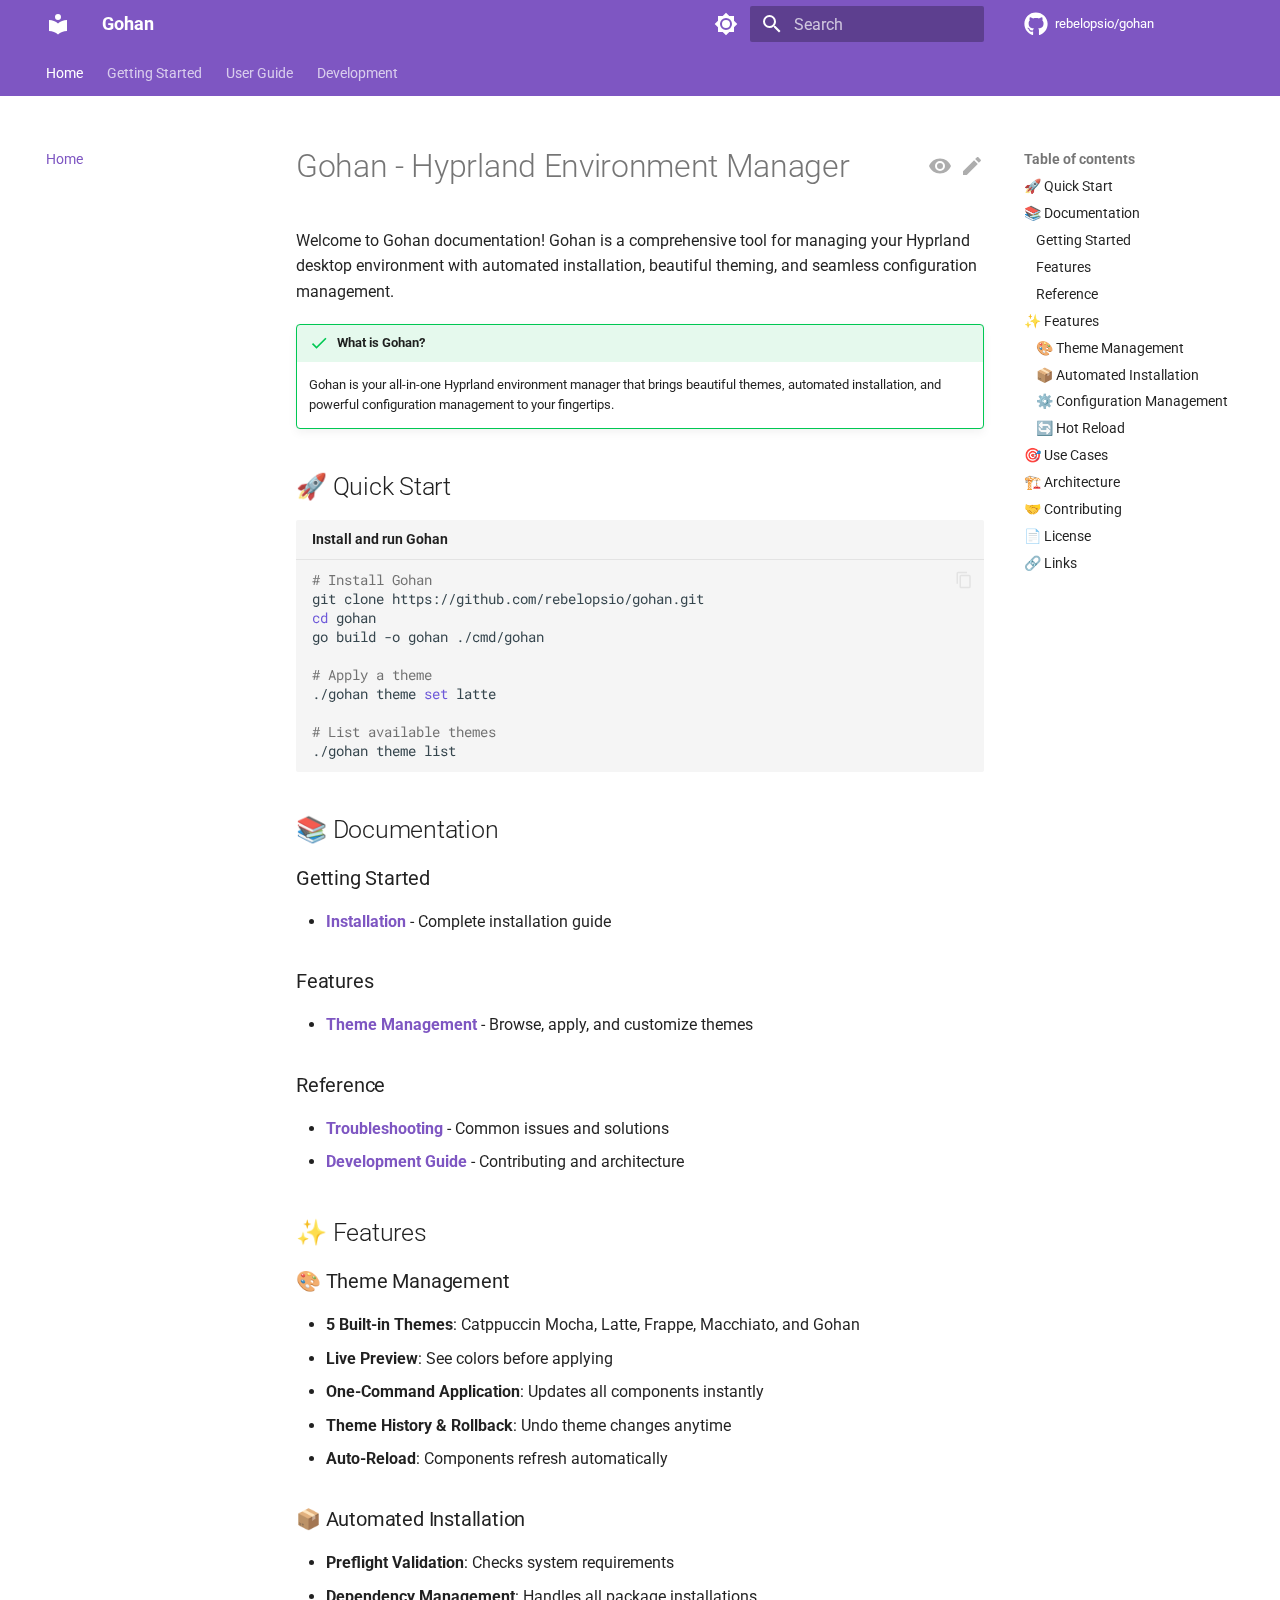
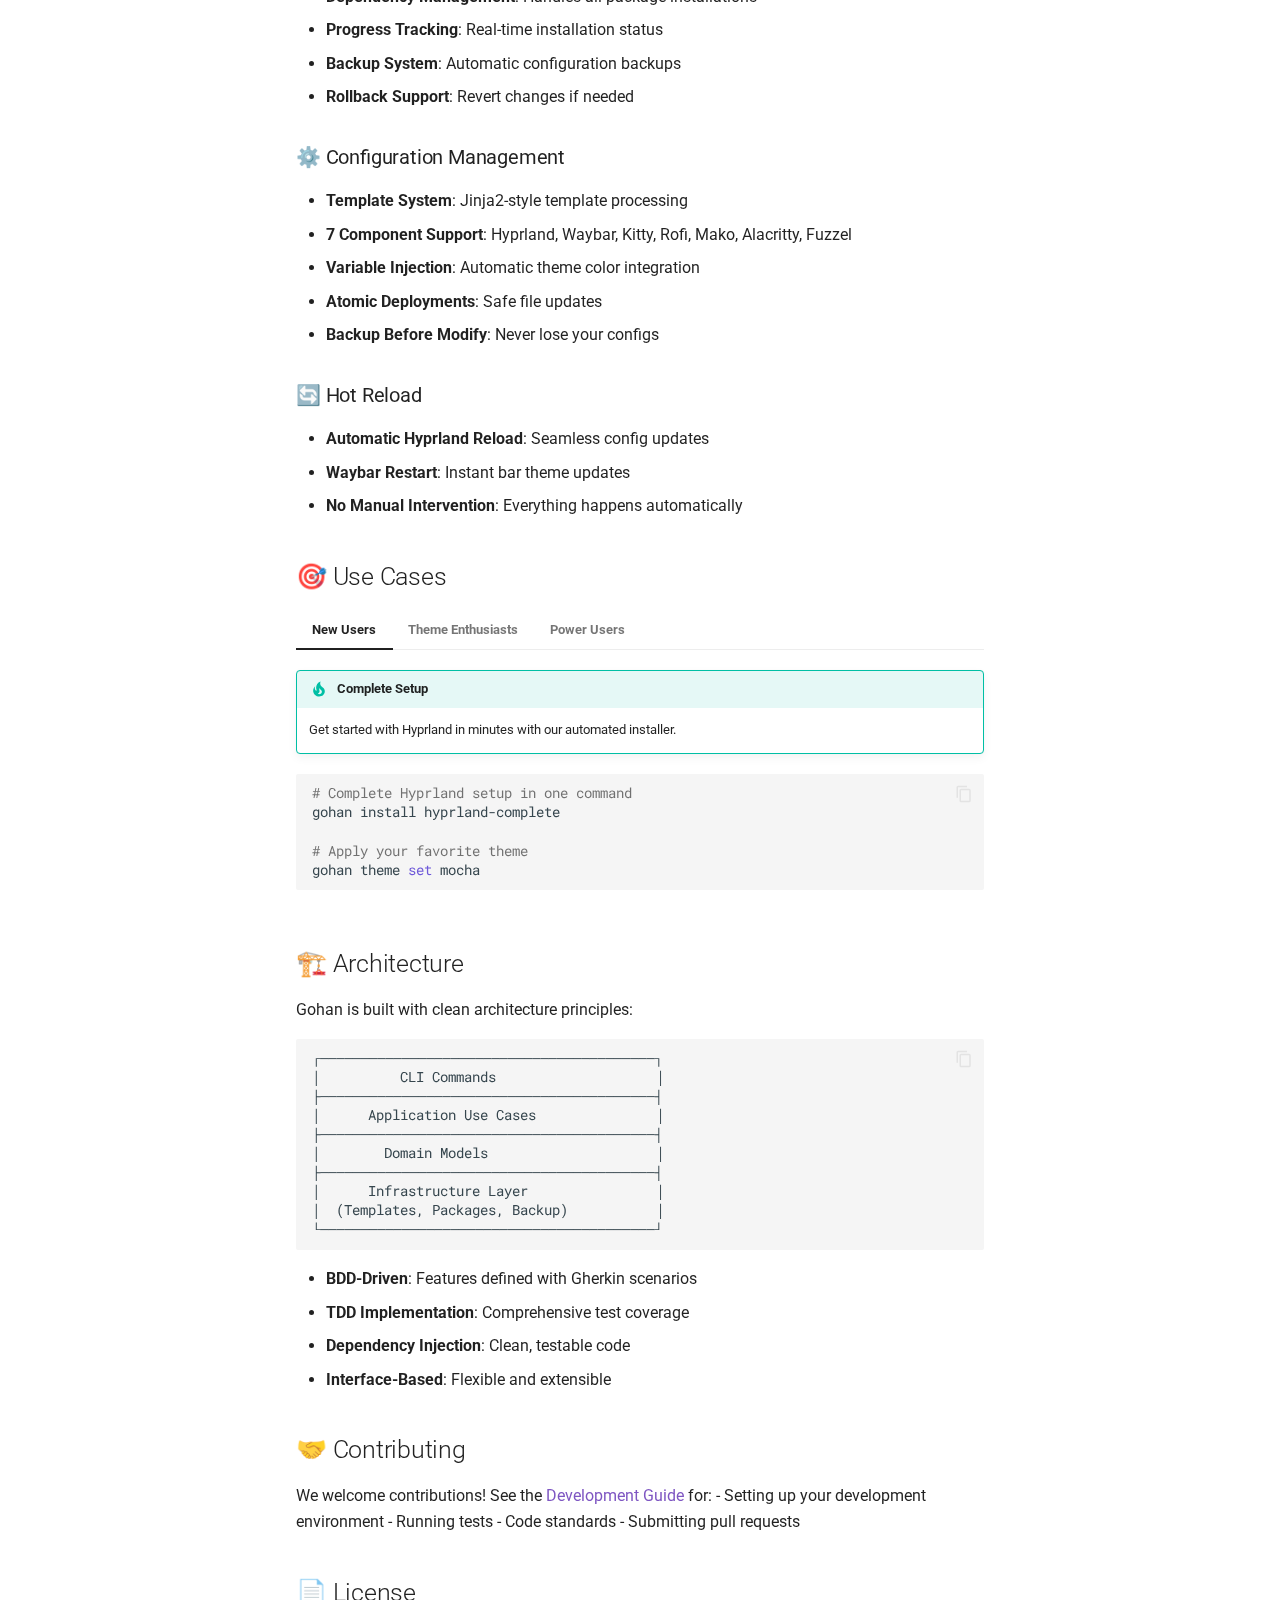
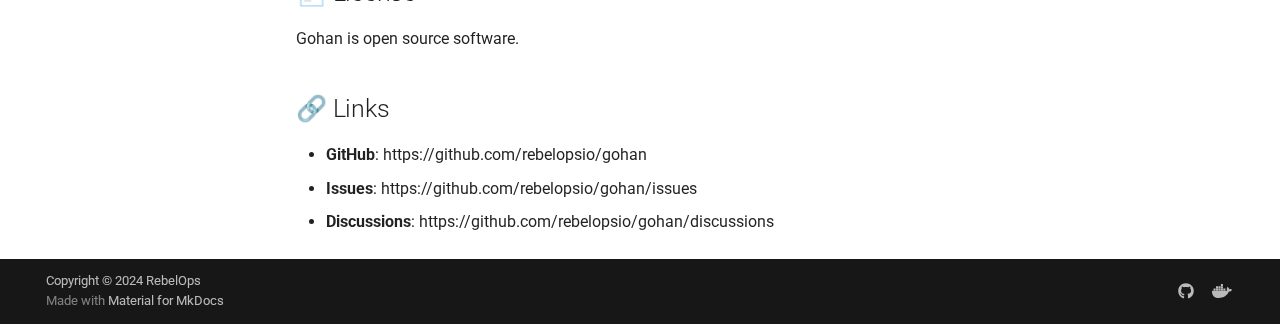
<file: index.html>
<!doctype html><html lang=en class=no-js> <head><meta charset=utf-8><meta name=viewport content="width=device-width,initial-scale=1"><meta name=description content="Hyprland Environment Manager - Automated installation, beautiful theming, and seamless configuration management"><meta name=author content=RebelOps><link href=https://rebelopsio.github.io/gohan/ rel=canonical><link href=installation/ rel=next><link rel=icon href=assets/images/favicon.png><meta name=generator content="mkdocs-1.6.1, mkdocs-material-9.6.23"><title>Gohan</title><link rel=stylesheet href=assets/stylesheets/main.84d31ad4.min.css><link rel=stylesheet href=assets/stylesheets/palette.06af60db.min.css><link rel=preconnect href=https://fonts.gstatic.com crossorigin><link rel=stylesheet href="https://fonts.googleapis.com/css?family=Roboto:300,300i,400,400i,700,700i%7CRoboto+Mono:400,400i,700,700i&display=fallback"><style>:root{--md-text-font:"Roboto";--md-code-font:"Roboto Mono"}</style><script>__md_scope=new URL(".",location),__md_hash=e=>[...e].reduce(((e,_)=>(e<<5)-e+_.charCodeAt(0)),0),__md_get=(e,_=localStorage,t=__md_scope)=>JSON.parse(_.getItem(t.pathname+"."+e)),__md_set=(e,_,t=localStorage,a=__md_scope)=>{try{t.setItem(a.pathname+"."+e,JSON.stringify(_))}catch(e){}}</script></head> <body dir=ltr data-md-color-scheme=default data-md-color-primary=deep-purple data-md-color-accent=purple> <input class=md-toggle data-md-toggle=drawer type=checkbox id=__drawer autocomplete=off> <input class=md-toggle data-md-toggle=search type=checkbox id=__search autocomplete=off> <label class=md-overlay for=__drawer></label> <div data-md-component=skip> <a href=#gohan-hyprland-environment-manager class=md-skip> Skip to content </a> </div> <div data-md-component=announce> </div> <header class=md-header data-md-component=header> <nav class="md-header__inner md-grid" aria-label=Header> <a href=. title=Gohan class="md-header__button md-logo" aria-label=Gohan data-md-component=logo> <svg xmlns=http://www.w3.org/2000/svg viewbox="0 0 24 24"><path d="M12 8a3 3 0 0 0 3-3 3 3 0 0 0-3-3 3 3 0 0 0-3 3 3 3 0 0 0 3 3m0 3.54C9.64 9.35 6.5 8 3 8v11c3.5 0 6.64 1.35 9 3.54 2.36-2.19 5.5-3.54 9-3.54V8c-3.5 0-6.64 1.35-9 3.54"/></svg> </a> <label class="md-header__button md-icon" for=__drawer> <svg xmlns=http://www.w3.org/2000/svg viewbox="0 0 24 24"><path d="M3 6h18v2H3zm0 5h18v2H3zm0 5h18v2H3z"/></svg> </label> <div class=md-header__title data-md-component=header-title> <div class=md-header__ellipsis> <div class=md-header__topic> <span class=md-ellipsis> Gohan </span> </div> <div class=md-header__topic data-md-component=header-topic> <span class=md-ellipsis> Home </span> </div> </div> </div> <form class=md-header__option data-md-component=palette> <input class=md-option data-md-color-media="(prefers-color-scheme: light)" data-md-color-scheme=default data-md-color-primary=deep-purple data-md-color-accent=purple aria-label="Switch to dark mode" type=radio name=__palette id=__palette_0> <label class="md-header__button md-icon" title="Switch to dark mode" for=__palette_1 hidden> <svg xmlns=http://www.w3.org/2000/svg viewbox="0 0 24 24"><path d="M12 8a4 4 0 0 0-4 4 4 4 0 0 0 4 4 4 4 0 0 0 4-4 4 4 0 0 0-4-4m0 10a6 6 0 0 1-6-6 6 6 0 0 1 6-6 6 6 0 0 1 6 6 6 6 0 0 1-6 6m8-9.31V4h-4.69L12 .69 8.69 4H4v4.69L.69 12 4 15.31V20h4.69L12 23.31 15.31 20H20v-4.69L23.31 12z"/></svg> </label> <input class=md-option data-md-color-media="(prefers-color-scheme: dark)" data-md-color-scheme=slate data-md-color-primary=deep-purple data-md-color-accent=purple aria-label="Switch to light mode" type=radio name=__palette id=__palette_1> <label class="md-header__button md-icon" title="Switch to light mode" for=__palette_0 hidden> <svg xmlns=http://www.w3.org/2000/svg viewbox="0 0 24 24"><path d="M12 18c-.89 0-1.74-.2-2.5-.55C11.56 16.5 13 14.42 13 12s-1.44-4.5-3.5-5.45C10.26 6.2 11.11 6 12 6a6 6 0 0 1 6 6 6 6 0 0 1-6 6m8-9.31V4h-4.69L12 .69 8.69 4H4v4.69L.69 12 4 15.31V20h4.69L12 23.31 15.31 20H20v-4.69L23.31 12z"/></svg> </label> </form> <script>var palette=__md_get("__palette");if(palette&&palette.color){if("(prefers-color-scheme)"===palette.color.media){var media=matchMedia("(prefers-color-scheme: light)"),input=document.querySelector(media.matches?"[data-md-color-media='(prefers-color-scheme: light)']":"[data-md-color-media='(prefers-color-scheme: dark)']");palette.color.media=input.getAttribute("data-md-color-media"),palette.color.scheme=input.getAttribute("data-md-color-scheme"),palette.color.primary=input.getAttribute("data-md-color-primary"),palette.color.accent=input.getAttribute("data-md-color-accent")}for(var[key,value]of Object.entries(palette.color))document.body.setAttribute("data-md-color-"+key,value)}</script> <label class="md-header__button md-icon" for=__search> <svg xmlns=http://www.w3.org/2000/svg viewbox="0 0 24 24"><path d="M9.5 3A6.5 6.5 0 0 1 16 9.5c0 1.61-.59 3.09-1.56 4.23l.27.27h.79l5 5-1.5 1.5-5-5v-.79l-.27-.27A6.52 6.52 0 0 1 9.5 16 6.5 6.5 0 0 1 3 9.5 6.5 6.5 0 0 1 9.5 3m0 2C7 5 5 7 5 9.5S7 14 9.5 14 14 12 14 9.5 12 5 9.5 5"/></svg> </label> <div class=md-search data-md-component=search role=dialog> <label class=md-search__overlay for=__search></label> <div class=md-search__inner role=search> <form class=md-search__form name=search> <input type=text class=md-search__input name=query aria-label=Search placeholder=Search autocapitalize=off autocorrect=off autocomplete=off spellcheck=false data-md-component=search-query required> <label class="md-search__icon md-icon" for=__search> <svg xmlns=http://www.w3.org/2000/svg viewbox="0 0 24 24"><path d="M9.5 3A6.5 6.5 0 0 1 16 9.5c0 1.61-.59 3.09-1.56 4.23l.27.27h.79l5 5-1.5 1.5-5-5v-.79l-.27-.27A6.52 6.52 0 0 1 9.5 16 6.5 6.5 0 0 1 3 9.5 6.5 6.5 0 0 1 9.5 3m0 2C7 5 5 7 5 9.5S7 14 9.5 14 14 12 14 9.5 12 5 9.5 5"/></svg> <svg xmlns=http://www.w3.org/2000/svg viewbox="0 0 24 24"><path d="M20 11v2H8l5.5 5.5-1.42 1.42L4.16 12l7.92-7.92L13.5 5.5 8 11z"/></svg> </label> <nav class=md-search__options aria-label=Search> <a href=javascript:void(0) class="md-search__icon md-icon" title=Share aria-label=Share data-clipboard data-clipboard-text data-md-component=search-share tabindex=-1> <svg xmlns=http://www.w3.org/2000/svg viewbox="0 0 24 24"><path d="M18 16.08c-.76 0-1.44.3-1.96.77L8.91 12.7c.05-.23.09-.46.09-.7s-.04-.47-.09-.7l7.05-4.11c.54.5 1.25.81 2.04.81a3 3 0 0 0 3-3 3 3 0 0 0-3-3 3 3 0 0 0-3 3c0 .24.04.47.09.7L8.04 9.81C7.5 9.31 6.79 9 6 9a3 3 0 0 0-3 3 3 3 0 0 0 3 3c.79 0 1.5-.31 2.04-.81l7.12 4.15c-.05.21-.08.43-.08.66 0 1.61 1.31 2.91 2.92 2.91s2.92-1.3 2.92-2.91A2.92 2.92 0 0 0 18 16.08"/></svg> </a> <button type=reset class="md-search__icon md-icon" title=Clear aria-label=Clear tabindex=-1> <svg xmlns=http://www.w3.org/2000/svg viewbox="0 0 24 24"><path d="M19 6.41 17.59 5 12 10.59 6.41 5 5 6.41 10.59 12 5 17.59 6.41 19 12 13.41 17.59 19 19 17.59 13.41 12z"/></svg> </button> </nav> <div class=md-search__suggest data-md-component=search-suggest></div> </form> <div class=md-search__output> <div class=md-search__scrollwrap tabindex=0 data-md-scrollfix> <div class=md-search-result data-md-component=search-result> <div class=md-search-result__meta> Initializing search </div> <ol class=md-search-result__list role=presentation></ol> </div> </div> </div> </div> </div> <div class=md-header__source> <a href=https://github.com/rebelopsio/gohan title="Go to repository" class=md-source data-md-component=source> <div class="md-source__icon md-icon"> <svg xmlns=http://www.w3.org/2000/svg viewbox="0 0 512 512"><!-- Font Awesome Free 7.1.0 by @fontawesome - https://fontawesome.com License - https://fontawesome.com/license/free (Icons: CC BY 4.0, Fonts: SIL OFL 1.1, Code: MIT License) Copyright 2025 Fonticons, Inc.--><path d="M173.9 397.4c0 2-2.3 3.6-5.2 3.6-3.3.3-5.6-1.3-5.6-3.6 0-2 2.3-3.6 5.2-3.6 3-.3 5.6 1.3 5.6 3.6m-31.1-4.5c-.7 2 1.3 4.3 4.3 4.9 2.6 1 5.6 0 6.2-2s-1.3-4.3-4.3-5.2c-2.6-.7-5.5.3-6.2 2.3m44.2-1.7c-2.9.7-4.9 2.6-4.6 4.9.3 2 2.9 3.3 5.9 2.6 2.9-.7 4.9-2.6 4.6-4.6-.3-1.9-3-3.2-5.9-2.9M252.8 8C114.1 8 8 113.3 8 252c0 110.9 69.8 205.8 169.5 239.2 12.8 2.3 17.3-5.6 17.3-12.1 0-6.2-.3-40.4-.3-61.4 0 0-70 15-84.7-29.8 0 0-11.4-29.1-27.8-36.6 0 0-22.9-15.7 1.6-15.4 0 0 24.9 2 38.6 25.8 21.9 38.6 58.6 27.5 72.9 20.9 2.3-16 8.8-27.1 16-33.7-55.9-6.2-112.3-14.3-112.3-110.5 0-27.5 7.6-41.3 23.6-58.9-2.6-6.5-11.1-33.3 2.6-67.9 20.9-6.5 69 27 69 27 20-5.6 41.5-8.5 62.8-8.5s42.8 2.9 62.8 8.5c0 0 48.1-33.6 69-27 13.7 34.7 5.2 61.4 2.6 67.9 16 17.7 25.8 31.5 25.8 58.9 0 96.5-58.9 104.2-114.8 110.5 9.2 7.9 17 22.9 17 46.4 0 33.7-.3 75.4-.3 83.6 0 6.5 4.6 14.4 17.3 12.1C436.2 457.8 504 362.9 504 252 504 113.3 391.5 8 252.8 8M105.2 352.9c-1.3 1-1 3.3.7 5.2 1.6 1.6 3.9 2.3 5.2 1 1.3-1 1-3.3-.7-5.2-1.6-1.6-3.9-2.3-5.2-1m-10.8-8.1c-.7 1.3.3 2.9 2.3 3.9 1.6 1 3.6.7 4.3-.7.7-1.3-.3-2.9-2.3-3.9-2-.6-3.6-.3-4.3.7m32.4 35.6c-1.6 1.3-1 4.3 1.3 6.2 2.3 2.3 5.2 2.6 6.5 1 1.3-1.3.7-4.3-1.3-6.2-2.2-2.3-5.2-2.6-6.5-1m-11.4-14.7c-1.6 1-1.6 3.6 0 5.9s4.3 3.3 5.6 2.3c1.6-1.3 1.6-3.9 0-6.2-1.4-2.3-4-3.3-5.6-2"/></svg> </div> <div class=md-source__repository> rebelopsio/gohan </div> </a> </div> </nav> </header> <div class=md-container data-md-component=container> <nav class=md-tabs aria-label=Tabs data-md-component=tabs> <div class=md-grid> <ul class=md-tabs__list> <li class="md-tabs__item md-tabs__item--active"> <a href=. class=md-tabs__link> Home </a> </li> <li class=md-tabs__item> <a href=installation/ class=md-tabs__link> Getting Started </a> </li> <li class=md-tabs__item> <a href=theme-management/ class=md-tabs__link> User Guide </a> </li> <li class=md-tabs__item> <a href=development/ class=md-tabs__link> Development </a> </li> </ul> </div> </nav> <main class=md-main data-md-component=main> <div class="md-main__inner md-grid"> <div class="md-sidebar md-sidebar--primary" data-md-component=sidebar data-md-type=navigation> <div class=md-sidebar__scrollwrap> <div class=md-sidebar__inner> <nav class="md-nav md-nav--primary md-nav--lifted" aria-label=Navigation data-md-level=0> <label class=md-nav__title for=__drawer> <a href=. title=Gohan class="md-nav__button md-logo" aria-label=Gohan data-md-component=logo> <svg xmlns=http://www.w3.org/2000/svg viewbox="0 0 24 24"><path d="M12 8a3 3 0 0 0 3-3 3 3 0 0 0-3-3 3 3 0 0 0-3 3 3 3 0 0 0 3 3m0 3.54C9.64 9.35 6.5 8 3 8v11c3.5 0 6.64 1.35 9 3.54 2.36-2.19 5.5-3.54 9-3.54V8c-3.5 0-6.64 1.35-9 3.54"/></svg> </a> Gohan </label> <div class=md-nav__source> <a href=https://github.com/rebelopsio/gohan title="Go to repository" class=md-source data-md-component=source> <div class="md-source__icon md-icon"> <svg xmlns=http://www.w3.org/2000/svg viewbox="0 0 512 512"><!-- Font Awesome Free 7.1.0 by @fontawesome - https://fontawesome.com License - https://fontawesome.com/license/free (Icons: CC BY 4.0, Fonts: SIL OFL 1.1, Code: MIT License) Copyright 2025 Fonticons, Inc.--><path d="M173.9 397.4c0 2-2.3 3.6-5.2 3.6-3.3.3-5.6-1.3-5.6-3.6 0-2 2.3-3.6 5.2-3.6 3-.3 5.6 1.3 5.6 3.6m-31.1-4.5c-.7 2 1.3 4.3 4.3 4.9 2.6 1 5.6 0 6.2-2s-1.3-4.3-4.3-5.2c-2.6-.7-5.5.3-6.2 2.3m44.2-1.7c-2.9.7-4.9 2.6-4.6 4.9.3 2 2.9 3.3 5.9 2.6 2.9-.7 4.9-2.6 4.6-4.6-.3-1.9-3-3.2-5.9-2.9M252.8 8C114.1 8 8 113.3 8 252c0 110.9 69.8 205.8 169.5 239.2 12.8 2.3 17.3-5.6 17.3-12.1 0-6.2-.3-40.4-.3-61.4 0 0-70 15-84.7-29.8 0 0-11.4-29.1-27.8-36.6 0 0-22.9-15.7 1.6-15.4 0 0 24.9 2 38.6 25.8 21.9 38.6 58.6 27.5 72.9 20.9 2.3-16 8.8-27.1 16-33.7-55.9-6.2-112.3-14.3-112.3-110.5 0-27.5 7.6-41.3 23.6-58.9-2.6-6.5-11.1-33.3 2.6-67.9 20.9-6.5 69 27 69 27 20-5.6 41.5-8.5 62.8-8.5s42.8 2.9 62.8 8.5c0 0 48.1-33.6 69-27 13.7 34.7 5.2 61.4 2.6 67.9 16 17.7 25.8 31.5 25.8 58.9 0 96.5-58.9 104.2-114.8 110.5 9.2 7.9 17 22.9 17 46.4 0 33.7-.3 75.4-.3 83.6 0 6.5 4.6 14.4 17.3 12.1C436.2 457.8 504 362.9 504 252 504 113.3 391.5 8 252.8 8M105.2 352.9c-1.3 1-1 3.3.7 5.2 1.6 1.6 3.9 2.3 5.2 1 1.3-1 1-3.3-.7-5.2-1.6-1.6-3.9-2.3-5.2-1m-10.8-8.1c-.7 1.3.3 2.9 2.3 3.9 1.6 1 3.6.7 4.3-.7.7-1.3-.3-2.9-2.3-3.9-2-.6-3.6-.3-4.3.7m32.4 35.6c-1.6 1.3-1 4.3 1.3 6.2 2.3 2.3 5.2 2.6 6.5 1 1.3-1.3.7-4.3-1.3-6.2-2.2-2.3-5.2-2.6-6.5-1m-11.4-14.7c-1.6 1-1.6 3.6 0 5.9s4.3 3.3 5.6 2.3c1.6-1.3 1.6-3.9 0-6.2-1.4-2.3-4-3.3-5.6-2"/></svg> </div> <div class=md-source__repository> rebelopsio/gohan </div> </a> </div> <ul class=md-nav__list data-md-scrollfix> <li class="md-nav__item md-nav__item--active"> <input class="md-nav__toggle md-toggle" type=checkbox id=__toc> <label class="md-nav__link md-nav__link--active" for=__toc> <span class=md-ellipsis> Home </span> <span class="md-nav__icon md-icon"></span> </label> <a href=. class="md-nav__link md-nav__link--active"> <span class=md-ellipsis> Home </span> </a> <nav class="md-nav md-nav--secondary" aria-label="Table of contents"> <label class=md-nav__title for=__toc> <span class="md-nav__icon md-icon"></span> Table of contents </label> <ul class=md-nav__list data-md-component=toc data-md-scrollfix> <li class=md-nav__item> <a href=#quick-start class=md-nav__link> <span class=md-ellipsis> 🚀 Quick Start </span> </a> </li> <li class=md-nav__item> <a href=#documentation class=md-nav__link> <span class=md-ellipsis> 📚 Documentation </span> </a> <nav class=md-nav aria-label="📚 Documentation"> <ul class=md-nav__list> <li class=md-nav__item> <a href=#getting-started class=md-nav__link> <span class=md-ellipsis> Getting Started </span> </a> </li> <li class=md-nav__item> <a href=#features class=md-nav__link> <span class=md-ellipsis> Features </span> </a> </li> <li class=md-nav__item> <a href=#reference class=md-nav__link> <span class=md-ellipsis> Reference </span> </a> </li> </ul> </nav> </li> <li class=md-nav__item> <a href=#features_1 class=md-nav__link> <span class=md-ellipsis> ✨ Features </span> </a> <nav class=md-nav aria-label="✨ Features"> <ul class=md-nav__list> <li class=md-nav__item> <a href=#theme-management class=md-nav__link> <span class=md-ellipsis> 🎨 Theme Management </span> </a> </li> <li class=md-nav__item> <a href=#automated-installation class=md-nav__link> <span class=md-ellipsis> 📦 Automated Installation </span> </a> </li> <li class=md-nav__item> <a href=#configuration-management class=md-nav__link> <span class=md-ellipsis> ⚙️ Configuration Management </span> </a> </li> <li class=md-nav__item> <a href=#hot-reload class=md-nav__link> <span class=md-ellipsis> 🔄 Hot Reload </span> </a> </li> </ul> </nav> </li> <li class=md-nav__item> <a href=#use-cases class=md-nav__link> <span class=md-ellipsis> 🎯 Use Cases </span> </a> </li> <li class=md-nav__item> <a href=#architecture class=md-nav__link> <span class=md-ellipsis> 🏗️ Architecture </span> </a> </li> <li class=md-nav__item> <a href=#contributing class=md-nav__link> <span class=md-ellipsis> 🤝 Contributing </span> </a> </li> <li class=md-nav__item> <a href=#license class=md-nav__link> <span class=md-ellipsis> 📄 License </span> </a> </li> <li class=md-nav__item> <a href=#links class=md-nav__link> <span class=md-ellipsis> 🔗 Links </span> </a> </li> </ul> </nav> </li> <li class="md-nav__item md-nav__item--nested"> <input class="md-nav__toggle md-toggle md-toggle--indeterminate" type=checkbox id=__nav_2> <label class=md-nav__link for=__nav_2 id=__nav_2_label tabindex=0> <span class=md-ellipsis> Getting Started </span> <span class="md-nav__icon md-icon"></span> </label> <nav class=md-nav data-md-level=1 aria-labelledby=__nav_2_label aria-expanded=false> <label class=md-nav__title for=__nav_2> <span class="md-nav__icon md-icon"></span> Getting Started </label> <ul class=md-nav__list data-md-scrollfix> <li class=md-nav__item> <a href=installation/ class=md-nav__link> <span class=md-ellipsis> Installation </span> </a> </li> </ul> </nav> </li> <li class="md-nav__item md-nav__item--nested"> <input class="md-nav__toggle md-toggle md-toggle--indeterminate" type=checkbox id=__nav_3> <label class=md-nav__link for=__nav_3 id=__nav_3_label tabindex=0> <span class=md-ellipsis> User Guide </span> <span class="md-nav__icon md-icon"></span> </label> <nav class=md-nav data-md-level=1 aria-labelledby=__nav_3_label aria-expanded=false> <label class=md-nav__title for=__nav_3> <span class="md-nav__icon md-icon"></span> User Guide </label> <ul class=md-nav__list data-md-scrollfix> <li class=md-nav__item> <a href=theme-management/ class=md-nav__link> <span class=md-ellipsis> Theme Management </span> </a> </li> <li class=md-nav__item> <a href=troubleshooting/ class=md-nav__link> <span class=md-ellipsis> Troubleshooting </span> </a> </li> </ul> </nav> </li> <li class="md-nav__item md-nav__item--nested"> <input class="md-nav__toggle md-toggle md-toggle--indeterminate" type=checkbox id=__nav_4> <label class=md-nav__link for=__nav_4 id=__nav_4_label tabindex=0> <span class=md-ellipsis> Development </span> <span class="md-nav__icon md-icon"></span> </label> <nav class=md-nav data-md-level=1 aria-labelledby=__nav_4_label aria-expanded=false> <label class=md-nav__title for=__nav_4> <span class="md-nav__icon md-icon"></span> Development </label> <ul class=md-nav__list data-md-scrollfix> <li class=md-nav__item> <a href=development/ class=md-nav__link> <span class=md-ellipsis> Contributing </span> </a> </li> </ul> </nav> </li> </ul> </nav> </div> </div> </div> <div class="md-sidebar md-sidebar--secondary" data-md-component=sidebar data-md-type=toc> <div class=md-sidebar__scrollwrap> <div class=md-sidebar__inner> <nav class="md-nav md-nav--secondary" aria-label="Table of contents"> <label class=md-nav__title for=__toc> <span class="md-nav__icon md-icon"></span> Table of contents </label> <ul class=md-nav__list data-md-component=toc data-md-scrollfix> <li class=md-nav__item> <a href=#quick-start class=md-nav__link> <span class=md-ellipsis> 🚀 Quick Start </span> </a> </li> <li class=md-nav__item> <a href=#documentation class=md-nav__link> <span class=md-ellipsis> 📚 Documentation </span> </a> <nav class=md-nav aria-label="📚 Documentation"> <ul class=md-nav__list> <li class=md-nav__item> <a href=#getting-started class=md-nav__link> <span class=md-ellipsis> Getting Started </span> </a> </li> <li class=md-nav__item> <a href=#features class=md-nav__link> <span class=md-ellipsis> Features </span> </a> </li> <li class=md-nav__item> <a href=#reference class=md-nav__link> <span class=md-ellipsis> Reference </span> </a> </li> </ul> </nav> </li> <li class=md-nav__item> <a href=#features_1 class=md-nav__link> <span class=md-ellipsis> ✨ Features </span> </a> <nav class=md-nav aria-label="✨ Features"> <ul class=md-nav__list> <li class=md-nav__item> <a href=#theme-management class=md-nav__link> <span class=md-ellipsis> 🎨 Theme Management </span> </a> </li> <li class=md-nav__item> <a href=#automated-installation class=md-nav__link> <span class=md-ellipsis> 📦 Automated Installation </span> </a> </li> <li class=md-nav__item> <a href=#configuration-management class=md-nav__link> <span class=md-ellipsis> ⚙️ Configuration Management </span> </a> </li> <li class=md-nav__item> <a href=#hot-reload class=md-nav__link> <span class=md-ellipsis> 🔄 Hot Reload </span> </a> </li> </ul> </nav> </li> <li class=md-nav__item> <a href=#use-cases class=md-nav__link> <span class=md-ellipsis> 🎯 Use Cases </span> </a> </li> <li class=md-nav__item> <a href=#architecture class=md-nav__link> <span class=md-ellipsis> 🏗️ Architecture </span> </a> </li> <li class=md-nav__item> <a href=#contributing class=md-nav__link> <span class=md-ellipsis> 🤝 Contributing </span> </a> </li> <li class=md-nav__item> <a href=#license class=md-nav__link> <span class=md-ellipsis> 📄 License </span> </a> </li> <li class=md-nav__item> <a href=#links class=md-nav__link> <span class=md-ellipsis> 🔗 Links </span> </a> </li> </ul> </nav> </div> </div> </div> <div class=md-content data-md-component=content> <article class="md-content__inner md-typeset"> <a href=https://github.com/rebelopsio/gohan/edit/main/docs/index.md title="Edit this page" class="md-content__button md-icon" rel=edit> <svg xmlns=http://www.w3.org/2000/svg viewbox="0 0 24 24"><path d="M20.71 7.04c.39-.39.39-1.04 0-1.41l-2.34-2.34c-.37-.39-1.02-.39-1.41 0l-1.84 1.83 3.75 3.75M3 17.25V21h3.75L17.81 9.93l-3.75-3.75z"/></svg> </a> <a href=https://github.com/rebelopsio/gohan/raw/main/docs/index.md title="View source of this page" class="md-content__button md-icon"> <svg xmlns=http://www.w3.org/2000/svg viewbox="0 0 24 24"><path d="M12 9a3 3 0 0 0-3 3 3 3 0 0 0 3 3 3 3 0 0 0 3-3 3 3 0 0 0-3-3m0 8a5 5 0 0 1-5-5 5 5 0 0 1 5-5 5 5 0 0 1 5 5 5 5 0 0 1-5 5m0-12.5C7 4.5 2.73 7.61 1 12c1.73 4.39 6 7.5 11 7.5s9.27-3.11 11-7.5c-1.73-4.39-6-7.5-11-7.5"/></svg> </a> <h1 id=gohan-hyprland-environment-manager>Gohan - Hyprland Environment Manager<a class=headerlink href=#gohan-hyprland-environment-manager title="Permanent link">&para;</a></h1> <p>Welcome to Gohan documentation! Gohan is a comprehensive tool for managing your Hyprland desktop environment with automated installation, beautiful theming, and seamless configuration management.</p> <div class="admonition success"> <p class=admonition-title>What is Gohan?</p> <p>Gohan is your all-in-one Hyprland environment manager that brings beautiful themes, automated installation, and powerful configuration management to your fingertips.</p> </div> <h2 id=quick-start>🚀 Quick Start<a class=headerlink href=#quick-start title="Permanent link">&para;</a></h2> <div class="language-bash highlight"><span class=filename>Install and run Gohan</span><pre><span></span><code><span id=__span-0-1><a id=__codelineno-0-1 name=__codelineno-0-1 href=#__codelineno-0-1></a><span class=c1># Install Gohan</span>
</span><span id=__span-0-2><a id=__codelineno-0-2 name=__codelineno-0-2 href=#__codelineno-0-2></a>git<span class=w> </span>clone<span class=w> </span>https://github.com/rebelopsio/gohan.git
</span><span id=__span-0-3><a id=__codelineno-0-3 name=__codelineno-0-3 href=#__codelineno-0-3></a><span class=nb>cd</span><span class=w> </span>gohan
</span><span id=__span-0-4><a id=__codelineno-0-4 name=__codelineno-0-4 href=#__codelineno-0-4></a>go<span class=w> </span>build<span class=w> </span>-o<span class=w> </span>gohan<span class=w> </span>./cmd/gohan
</span><span id=__span-0-5><a id=__codelineno-0-5 name=__codelineno-0-5 href=#__codelineno-0-5></a>
</span><span id=__span-0-6><a id=__codelineno-0-6 name=__codelineno-0-6 href=#__codelineno-0-6></a><span class=c1># Apply a theme</span>
</span><span id=__span-0-7><a id=__codelineno-0-7 name=__codelineno-0-7 href=#__codelineno-0-7></a>./gohan<span class=w> </span>theme<span class=w> </span><span class=nb>set</span><span class=w> </span>latte
</span><span id=__span-0-8><a id=__codelineno-0-8 name=__codelineno-0-8 href=#__codelineno-0-8></a>
</span><span id=__span-0-9><a id=__codelineno-0-9 name=__codelineno-0-9 href=#__codelineno-0-9></a><span class=c1># List available themes</span>
</span><span id=__span-0-10><a id=__codelineno-0-10 name=__codelineno-0-10 href=#__codelineno-0-10></a>./gohan<span class=w> </span>theme<span class=w> </span>list
</span></code></pre></div> <h2 id=documentation>📚 Documentation<a class=headerlink href=#documentation title="Permanent link">&para;</a></h2> <h3 id=getting-started>Getting Started<a class=headerlink href=#getting-started title="Permanent link">&para;</a></h3> <ul> <li><strong><a href=installation/ >Installation</a></strong> - Complete installation guide</li> </ul> <h3 id=features>Features<a class=headerlink href=#features title="Permanent link">&para;</a></h3> <ul> <li><strong><a href=theme-management/ >Theme Management</a></strong> - Browse, apply, and customize themes</li> </ul> <h3 id=reference>Reference<a class=headerlink href=#reference title="Permanent link">&para;</a></h3> <ul> <li><strong><a href=troubleshooting/ >Troubleshooting</a></strong> - Common issues and solutions</li> <li><strong><a href=development/ >Development Guide</a></strong> - Contributing and architecture</li> </ul> <h2 id=features_1>✨ Features<a class=headerlink href=#features_1 title="Permanent link">&para;</a></h2> <h3 id=theme-management>🎨 Theme Management<a class=headerlink href=#theme-management title="Permanent link">&para;</a></h3> <ul> <li><strong>5 Built-in Themes</strong>: Catppuccin Mocha, Latte, Frappe, Macchiato, and Gohan</li> <li><strong>Live Preview</strong>: See colors before applying</li> <li><strong>One-Command Application</strong>: Updates all components instantly</li> <li><strong>Theme History &amp; Rollback</strong>: Undo theme changes anytime</li> <li><strong>Auto-Reload</strong>: Components refresh automatically</li> </ul> <h3 id=automated-installation>📦 Automated Installation<a class=headerlink href=#automated-installation title="Permanent link">&para;</a></h3> <ul> <li><strong>Preflight Validation</strong>: Checks system requirements</li> <li><strong>Dependency Management</strong>: Handles all package installations</li> <li><strong>Progress Tracking</strong>: Real-time installation status</li> <li><strong>Backup System</strong>: Automatic configuration backups</li> <li><strong>Rollback Support</strong>: Revert changes if needed</li> </ul> <h3 id=configuration-management>⚙️ Configuration Management<a class=headerlink href=#configuration-management title="Permanent link">&para;</a></h3> <ul> <li><strong>Template System</strong>: Jinja2-style template processing</li> <li><strong>7 Component Support</strong>: Hyprland, Waybar, Kitty, Rofi, Mako, Alacritty, Fuzzel</li> <li><strong>Variable Injection</strong>: Automatic theme color integration</li> <li><strong>Atomic Deployments</strong>: Safe file updates</li> <li><strong>Backup Before Modify</strong>: Never lose your configs</li> </ul> <h3 id=hot-reload>🔄 Hot Reload<a class=headerlink href=#hot-reload title="Permanent link">&para;</a></h3> <ul> <li><strong>Automatic Hyprland Reload</strong>: Seamless config updates</li> <li><strong>Waybar Restart</strong>: Instant bar theme updates</li> <li><strong>No Manual Intervention</strong>: Everything happens automatically</li> </ul> <h2 id=use-cases>🎯 Use Cases<a class=headerlink href=#use-cases title="Permanent link">&para;</a></h2> <div class="tabbed-set tabbed-alternate" data-tabs=1:3><input checked=checked id=__tabbed_1_1 name=__tabbed_1 type=radio><input id=__tabbed_1_2 name=__tabbed_1 type=radio><input id=__tabbed_1_3 name=__tabbed_1 type=radio><div class=tabbed-labels><label for=__tabbed_1_1>New Users</label><label for=__tabbed_1_2>Theme Enthusiasts</label><label for=__tabbed_1_3>Power Users</label></div> <div class=tabbed-content> <div class=tabbed-block> <div class="admonition tip"> <p class=admonition-title>Complete Setup</p> <p>Get started with Hyprland in minutes with our automated installer.</p> </div> <div class="language-bash highlight"><pre><span></span><code><span id=__span-1-1><a id=__codelineno-1-1 name=__codelineno-1-1 href=#__codelineno-1-1></a><span class=c1># Complete Hyprland setup in one command</span>
</span><span id=__span-1-2><a id=__codelineno-1-2 name=__codelineno-1-2 href=#__codelineno-1-2></a>gohan<span class=w> </span>install<span class=w> </span>hyprland-complete
</span><span id=__span-1-3><a id=__codelineno-1-3 name=__codelineno-1-3 href=#__codelineno-1-3></a>
</span><span id=__span-1-4><a id=__codelineno-1-4 name=__codelineno-1-4 href=#__codelineno-1-4></a><span class=c1># Apply your favorite theme</span>
</span><span id=__span-1-5><a id=__codelineno-1-5 name=__codelineno-1-5 href=#__codelineno-1-5></a>gohan<span class=w> </span>theme<span class=w> </span><span class=nb>set</span><span class=w> </span>mocha
</span></code></pre></div> </div> <div class=tabbed-block> <div class="admonition info"> <p class=admonition-title>Theme Management</p> <p>Browse, preview, and apply themes with instant hot-reload.</p> </div> <div class="language-bash highlight"><pre><span></span><code><span id=__span-2-1><a id=__codelineno-2-1 name=__codelineno-2-1 href=#__codelineno-2-1></a><span class=c1># Browse themes</span>
</span><span id=__span-2-2><a id=__codelineno-2-2 name=__codelineno-2-2 href=#__codelineno-2-2></a>gohan<span class=w> </span>theme<span class=w> </span>list
</span><span id=__span-2-3><a id=__codelineno-2-3 name=__codelineno-2-3 href=#__codelineno-2-3></a>
</span><span id=__span-2-4><a id=__codelineno-2-4 name=__codelineno-2-4 href=#__codelineno-2-4></a><span class=c1># Preview before applying</span>
</span><span id=__span-2-5><a id=__codelineno-2-5 name=__codelineno-2-5 href=#__codelineno-2-5></a>gohan<span class=w> </span>theme<span class=w> </span>preview<span class=w> </span>latte
</span><span id=__span-2-6><a id=__codelineno-2-6 name=__codelineno-2-6 href=#__codelineno-2-6></a>
</span><span id=__span-2-7><a id=__codelineno-2-7 name=__codelineno-2-7 href=#__codelineno-2-7></a><span class=c1># Apply and auto-reload</span>
</span><span id=__span-2-8><a id=__codelineno-2-8 name=__codelineno-2-8 href=#__codelineno-2-8></a>gohan<span class=w> </span>theme<span class=w> </span><span class=nb>set</span><span class=w> </span>latte
</span><span id=__span-2-9><a id=__codelineno-2-9 name=__codelineno-2-9 href=#__codelineno-2-9></a>
</span><span id=__span-2-10><a id=__codelineno-2-10 name=__codelineno-2-10 href=#__codelineno-2-10></a><span class=c1># Rollback if you change your mind</span>
</span><span id=__span-2-11><a id=__codelineno-2-11 name=__codelineno-2-11 href=#__codelineno-2-11></a>gohan<span class=w> </span>theme<span class=w> </span>rollback
</span></code></pre></div> </div> <div class=tabbed-block> <div class="admonition success"> <p class=admonition-title>Advanced Features</p> <p>Customize everything with templates and manage your configuration history.</p> </div> <div class="language-bash highlight"><pre><span></span><code><span id=__span-3-1><a id=__codelineno-3-1 name=__codelineno-3-1 href=#__codelineno-3-1></a><span class=c1># Custom configurations with templates</span>
</span><span id=__span-3-2><a id=__codelineno-3-2 name=__codelineno-3-2 href=#__codelineno-3-2></a>gohan<span class=w> </span>config<span class=w> </span>deploy<span class=w> </span>--template<span class=w> </span>custom.tmpl
</span><span id=__span-3-3><a id=__codelineno-3-3 name=__codelineno-3-3 href=#__codelineno-3-3></a>
</span><span id=__span-3-4><a id=__codelineno-3-4 name=__codelineno-3-4 href=#__codelineno-3-4></a><span class=c1># View installation history</span>
</span><span id=__span-3-5><a id=__codelineno-3-5 name=__codelineno-3-5 href=#__codelineno-3-5></a>gohan<span class=w> </span><span class=nb>history</span><span class=w> </span>list
</span><span id=__span-3-6><a id=__codelineno-3-6 name=__codelineno-3-6 href=#__codelineno-3-6></a>
</span><span id=__span-3-7><a id=__codelineno-3-7 name=__codelineno-3-7 href=#__codelineno-3-7></a><span class=c1># Rollback installations</span>
</span><span id=__span-3-8><a id=__codelineno-3-8 name=__codelineno-3-8 href=#__codelineno-3-8></a>gohan<span class=w> </span>config<span class=w> </span>rollback<span class=w> </span>&lt;backup-id&gt;
</span></code></pre></div> </div> </div> </div> <h2 id=architecture>🏗️ Architecture<a class=headerlink href=#architecture title="Permanent link">&para;</a></h2> <p>Gohan is built with clean architecture principles:</p> <div class="language-text highlight"><pre><span></span><code><span id=__span-4-1><a id=__codelineno-4-1 name=__codelineno-4-1 href=#__codelineno-4-1></a>┌─────────────────────────────────────────┐
</span><span id=__span-4-2><a id=__codelineno-4-2 name=__codelineno-4-2 href=#__codelineno-4-2></a>│          CLI Commands                    │
</span><span id=__span-4-3><a id=__codelineno-4-3 name=__codelineno-4-3 href=#__codelineno-4-3></a>├─────────────────────────────────────────┤
</span><span id=__span-4-4><a id=__codelineno-4-4 name=__codelineno-4-4 href=#__codelineno-4-4></a>│      Application Use Cases               │
</span><span id=__span-4-5><a id=__codelineno-4-5 name=__codelineno-4-5 href=#__codelineno-4-5></a>├─────────────────────────────────────────┤
</span><span id=__span-4-6><a id=__codelineno-4-6 name=__codelineno-4-6 href=#__codelineno-4-6></a>│        Domain Models                     │
</span><span id=__span-4-7><a id=__codelineno-4-7 name=__codelineno-4-7 href=#__codelineno-4-7></a>├─────────────────────────────────────────┤
</span><span id=__span-4-8><a id=__codelineno-4-8 name=__codelineno-4-8 href=#__codelineno-4-8></a>│      Infrastructure Layer                │
</span><span id=__span-4-9><a id=__codelineno-4-9 name=__codelineno-4-9 href=#__codelineno-4-9></a>│  (Templates, Packages, Backup)           │
</span><span id=__span-4-10><a id=__codelineno-4-10 name=__codelineno-4-10 href=#__codelineno-4-10></a>└─────────────────────────────────────────┘
</span></code></pre></div> <ul> <li><strong>BDD-Driven</strong>: Features defined with Gherkin scenarios</li> <li><strong>TDD Implementation</strong>: Comprehensive test coverage</li> <li><strong>Dependency Injection</strong>: Clean, testable code</li> <li><strong>Interface-Based</strong>: Flexible and extensible</li> </ul> <h2 id=contributing>🤝 Contributing<a class=headerlink href=#contributing title="Permanent link">&para;</a></h2> <p>We welcome contributions! See the <a href=development/ >Development Guide</a> for: - Setting up your development environment - Running tests - Code standards - Submitting pull requests</p> <h2 id=license>📄 License<a class=headerlink href=#license title="Permanent link">&para;</a></h2> <p>Gohan is open source software.</p> <h2 id=links>🔗 Links<a class=headerlink href=#links title="Permanent link">&para;</a></h2> <ul> <li><strong>GitHub</strong>: https://github.com/rebelopsio/gohan</li> <li><strong>Issues</strong>: https://github.com/rebelopsio/gohan/issues</li> <li><strong>Discussions</strong>: https://github.com/rebelopsio/gohan/discussions</li> </ul> <form class=md-feedback name=feedback hidden> <fieldset> <legend class=md-feedback__title> Was this page helpful? </legend> <div class=md-feedback__inner> <div class=md-feedback__list> <button class="md-feedback__icon md-icon" type=submit title="This page was helpful" data-md-value=1> <svg xmlns=http://www.w3.org/2000/svg viewbox="0 0 24 24"><path d="M20 12a8 8 0 0 0-8-8 8 8 0 0 0-8 8 8 8 0 0 0 8 8 8 8 0 0 0 8-8m2 0a10 10 0 0 1-10 10A10 10 0 0 1 2 12 10 10 0 0 1 12 2a10 10 0 0 1 10 10M10 9.5c0 .8-.7 1.5-1.5 1.5S7 10.3 7 9.5 7.7 8 8.5 8s1.5.7 1.5 1.5m7 0c0 .8-.7 1.5-1.5 1.5S14 10.3 14 9.5 14.7 8 15.5 8s1.5.7 1.5 1.5m-5 7.73c-1.75 0-3.29-.73-4.19-1.81L9.23 14c.45.72 1.52 1.23 2.77 1.23s2.32-.51 2.77-1.23l1.42 1.42c-.9 1.08-2.44 1.81-4.19 1.81"/></svg> </button> <button class="md-feedback__icon md-icon" type=submit title="This page could be improved" data-md-value=0> <svg xmlns=http://www.w3.org/2000/svg viewbox="0 0 24 24"><path d="M20 12a8 8 0 0 0-8-8 8 8 0 0 0-8 8 8 8 0 0 0 8 8 8 8 0 0 0 8-8m2 0a10 10 0 0 1-10 10A10 10 0 0 1 2 12 10 10 0 0 1 12 2a10 10 0 0 1 10 10m-6.5-4c.8 0 1.5.7 1.5 1.5s-.7 1.5-1.5 1.5-1.5-.7-1.5-1.5.7-1.5 1.5-1.5M10 9.5c0 .8-.7 1.5-1.5 1.5S7 10.3 7 9.5 7.7 8 8.5 8s1.5.7 1.5 1.5m2 4.5c1.75 0 3.29.72 4.19 1.81l-1.42 1.42C14.32 16.5 13.25 16 12 16s-2.32.5-2.77 1.23l-1.42-1.42C8.71 14.72 10.25 14 12 14"/></svg> </button> </div> <div class=md-feedback__note> <div data-md-value=1 hidden> Thanks for your feedback! </div> <div data-md-value=0 hidden> Thanks for your feedback! Help us improve by <a href=https://github.com/rebelopsio/gohan/issues/new target=_blank rel=noopener>opening an issue</a>. </div> </div> </div> </fieldset> </form> </article> </div> <script>var target=document.getElementById(location.hash.slice(1));target&&target.name&&(target.checked=target.name.startsWith("__tabbed_"))</script> </div> <button type=button class="md-top md-icon" data-md-component=top hidden> <svg xmlns=http://www.w3.org/2000/svg viewbox="0 0 24 24"><path d="M13 20h-2V8l-5.5 5.5-1.42-1.42L12 4.16l7.92 7.92-1.42 1.42L13 8z"/></svg> Back to top </button> </main> <footer class=md-footer> <div class="md-footer-meta md-typeset"> <div class="md-footer-meta__inner md-grid"> <div class=md-copyright> <div class=md-copyright__highlight> Copyright &copy; 2024 RebelOps </div> Made with <a href=https://squidfunk.github.io/mkdocs-material/ target=_blank rel=noopener> Material for MkDocs </a> </div> <div class=md-social> <a href=https://github.com/rebelopsio/gohan target=_blank rel=noopener title="Gohan on GitHub" class=md-social__link> <svg xmlns=http://www.w3.org/2000/svg viewbox="0 0 512 512"><!-- Font Awesome Free 7.1.0 by @fontawesome - https://fontawesome.com License - https://fontawesome.com/license/free (Icons: CC BY 4.0, Fonts: SIL OFL 1.1, Code: MIT License) Copyright 2025 Fonticons, Inc.--><path d="M173.9 397.4c0 2-2.3 3.6-5.2 3.6-3.3.3-5.6-1.3-5.6-3.6 0-2 2.3-3.6 5.2-3.6 3-.3 5.6 1.3 5.6 3.6m-31.1-4.5c-.7 2 1.3 4.3 4.3 4.9 2.6 1 5.6 0 6.2-2s-1.3-4.3-4.3-5.2c-2.6-.7-5.5.3-6.2 2.3m44.2-1.7c-2.9.7-4.9 2.6-4.6 4.9.3 2 2.9 3.3 5.9 2.6 2.9-.7 4.9-2.6 4.6-4.6-.3-1.9-3-3.2-5.9-2.9M252.8 8C114.1 8 8 113.3 8 252c0 110.9 69.8 205.8 169.5 239.2 12.8 2.3 17.3-5.6 17.3-12.1 0-6.2-.3-40.4-.3-61.4 0 0-70 15-84.7-29.8 0 0-11.4-29.1-27.8-36.6 0 0-22.9-15.7 1.6-15.4 0 0 24.9 2 38.6 25.8 21.9 38.6 58.6 27.5 72.9 20.9 2.3-16 8.8-27.1 16-33.7-55.9-6.2-112.3-14.3-112.3-110.5 0-27.5 7.6-41.3 23.6-58.9-2.6-6.5-11.1-33.3 2.6-67.9 20.9-6.5 69 27 69 27 20-5.6 41.5-8.5 62.8-8.5s42.8 2.9 62.8 8.5c0 0 48.1-33.6 69-27 13.7 34.7 5.2 61.4 2.6 67.9 16 17.7 25.8 31.5 25.8 58.9 0 96.5-58.9 104.2-114.8 110.5 9.2 7.9 17 22.9 17 46.4 0 33.7-.3 75.4-.3 83.6 0 6.5 4.6 14.4 17.3 12.1C436.2 457.8 504 362.9 504 252 504 113.3 391.5 8 252.8 8M105.2 352.9c-1.3 1-1 3.3.7 5.2 1.6 1.6 3.9 2.3 5.2 1 1.3-1 1-3.3-.7-5.2-1.6-1.6-3.9-2.3-5.2-1m-10.8-8.1c-.7 1.3.3 2.9 2.3 3.9 1.6 1 3.6.7 4.3-.7.7-1.3-.3-2.9-2.3-3.9-2-.6-3.6-.3-4.3.7m32.4 35.6c-1.6 1.3-1 4.3 1.3 6.2 2.3 2.3 5.2 2.6 6.5 1 1.3-1.3.7-4.3-1.3-6.2-2.2-2.3-5.2-2.6-6.5-1m-11.4-14.7c-1.6 1-1.6 3.6 0 5.9s4.3 3.3 5.6 2.3c1.6-1.3 1.6-3.9 0-6.2-1.4-2.3-4-3.3-5.6-2"/></svg> </a> <a href=https://github.com/rebelopsio/gohan/pkgs/container/gohan target=_blank rel=noopener title="Gohan on Docker" class=md-social__link> <svg xmlns=http://www.w3.org/2000/svg viewbox="0 0 640 512"><!-- Font Awesome Free 7.1.0 by @fontawesome - https://fontawesome.com License - https://fontawesome.com/license/free (Icons: CC BY 4.0, Fonts: SIL OFL 1.1, Code: MIT License) Copyright 2025 Fonticons, Inc.--><path d="M349.9 236.3h-66.1v-59.4h66.1zm0-204.3h-66.1v60.7h66.1zm78.2 144.8H362v59.4h66.1zm-156.3-72.1h-66.1v60.1h66.1zm78.1 0h-66.1v60.1h66.1zm276.8 100c-14.4-9.7-47.6-13.2-73.1-8.4-3.3-24-16.7-44.9-41.1-63.7l-14-9.3-9.3 14c-18.4 27.8-23.4 73.6-3.7 103.8-8.7 4.7-25.8 11.1-48.4 10.7H2.4c-8.7 50.8 5.8 116.8 44 162.1 37.1 43.9 92.7 66.2 165.4 66.2 157.4 0 273.9-72.5 328.4-204.2 21.4.4 67.6.1 91.3-45.2 1.5-2.5 6.6-13.2 8.5-17.1zm-511.1-27.9h-66v59.4h66.1v-59.4zm78.1 0h-66.1v59.4h66.1zm78.1 0h-66.1v59.4h66.1zm-78.1-72.1h-66.1v60.1h66.1z"/></svg> </a> </div> </div> </div> </footer> </div> <div class=md-dialog data-md-component=dialog> <div class="md-dialog__inner md-typeset"></div> </div> <script id=__config type=application/json>{"base": ".", "features": ["navigation.instant", "navigation.tracking", "navigation.tabs", "navigation.sections", "navigation.expand", "navigation.top", "search.suggest", "search.highlight", "search.share", "content.code.copy", "content.action.edit", "content.action.view"], "search": "assets/javascripts/workers/search.973d3a69.min.js", "tags": null, "translations": {"clipboard.copied": "Copied to clipboard", "clipboard.copy": "Copy to clipboard", "search.result.more.one": "1 more on this page", "search.result.more.other": "# more on this page", "search.result.none": "No matching documents", "search.result.one": "1 matching document", "search.result.other": "# matching documents", "search.result.placeholder": "Type to start searching", "search.result.term.missing": "Missing", "select.version": "Select version"}, "version": null}</script> <script src=assets/javascripts/bundle.f55a23d4.min.js></script> </body> </html>
</file>
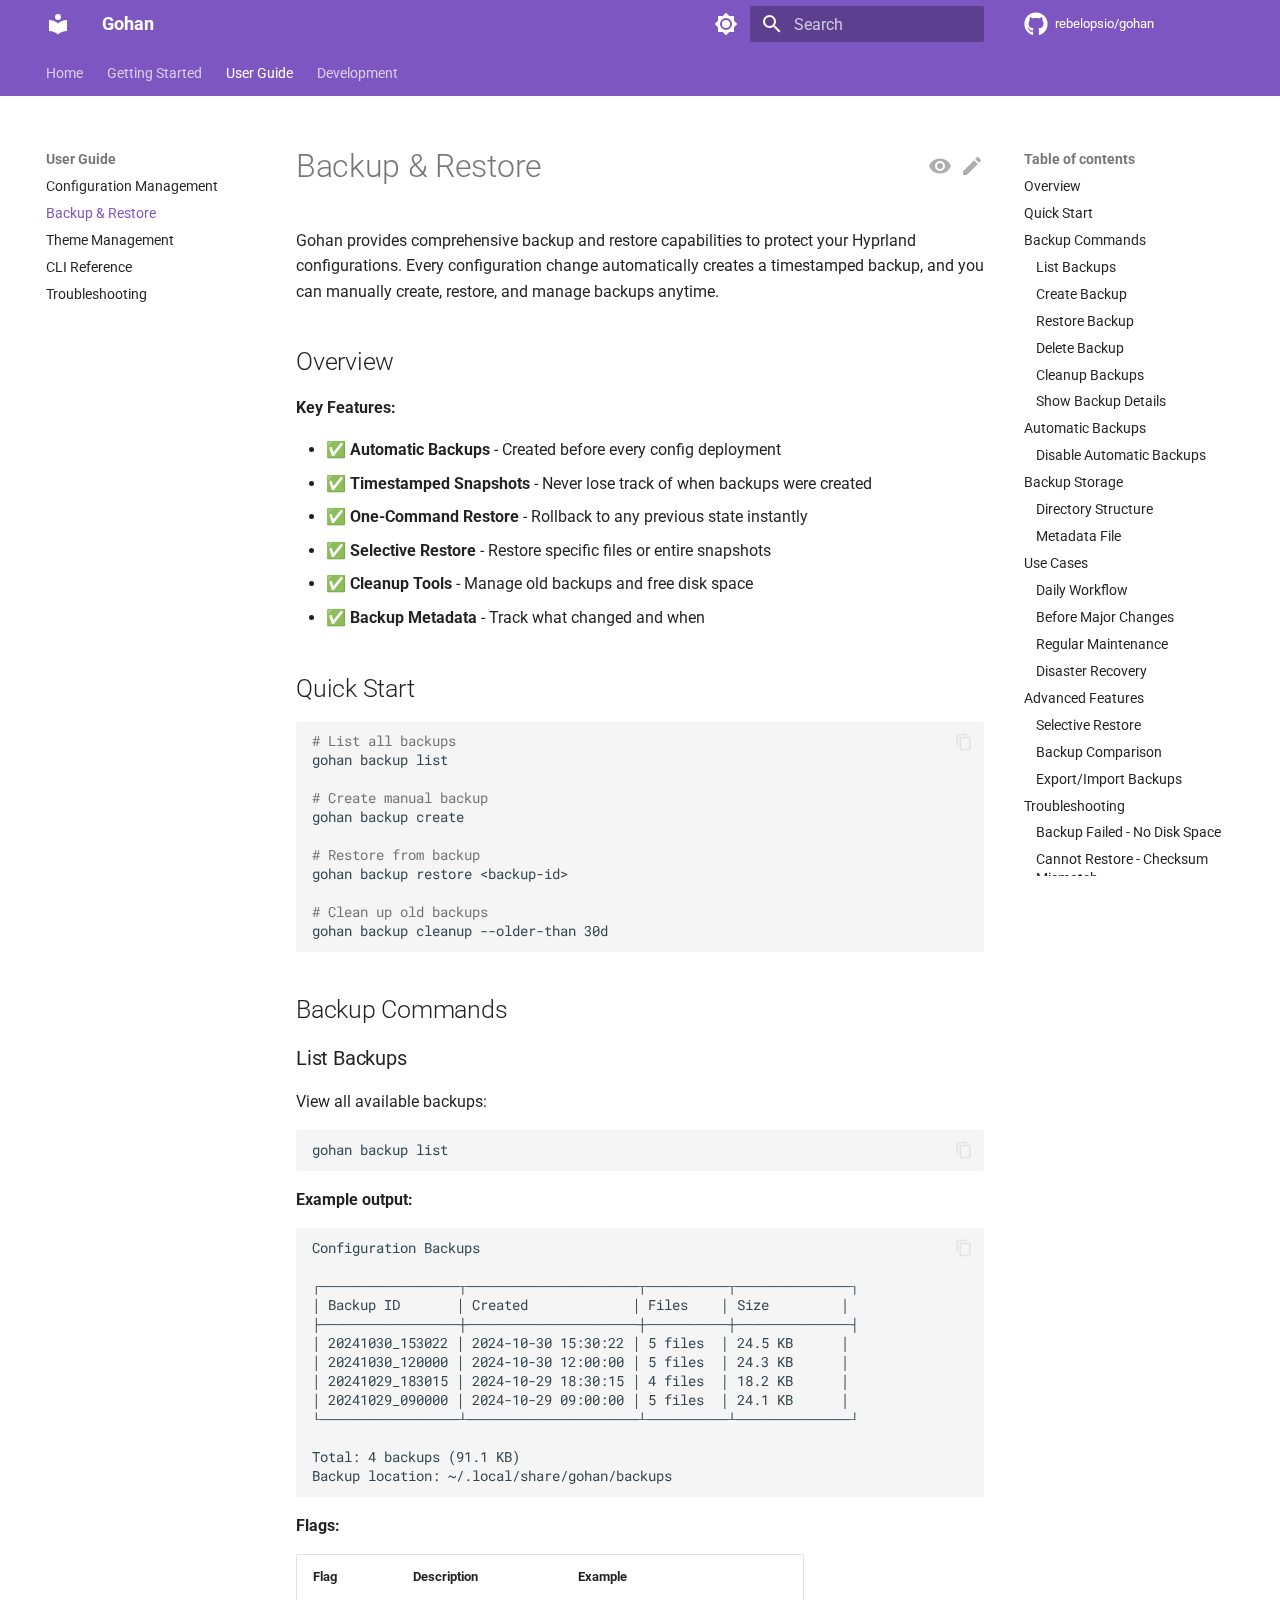
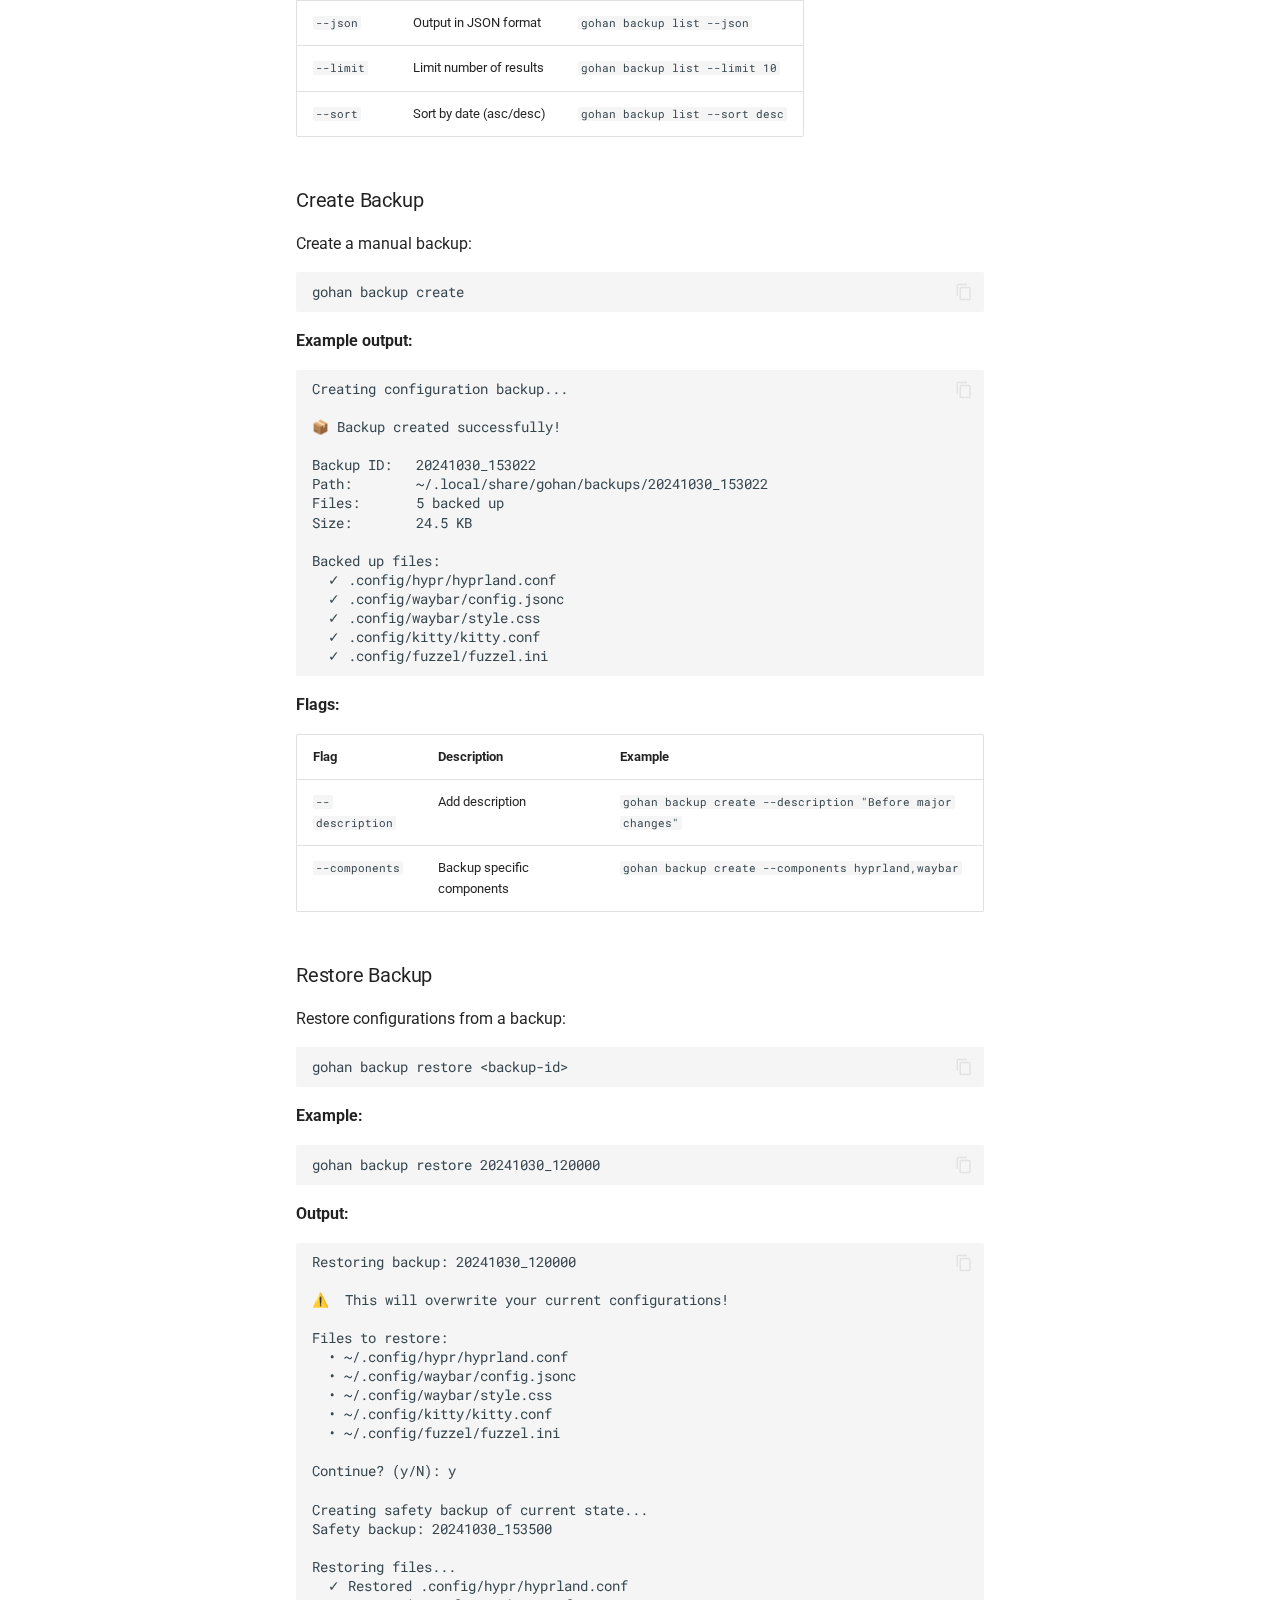
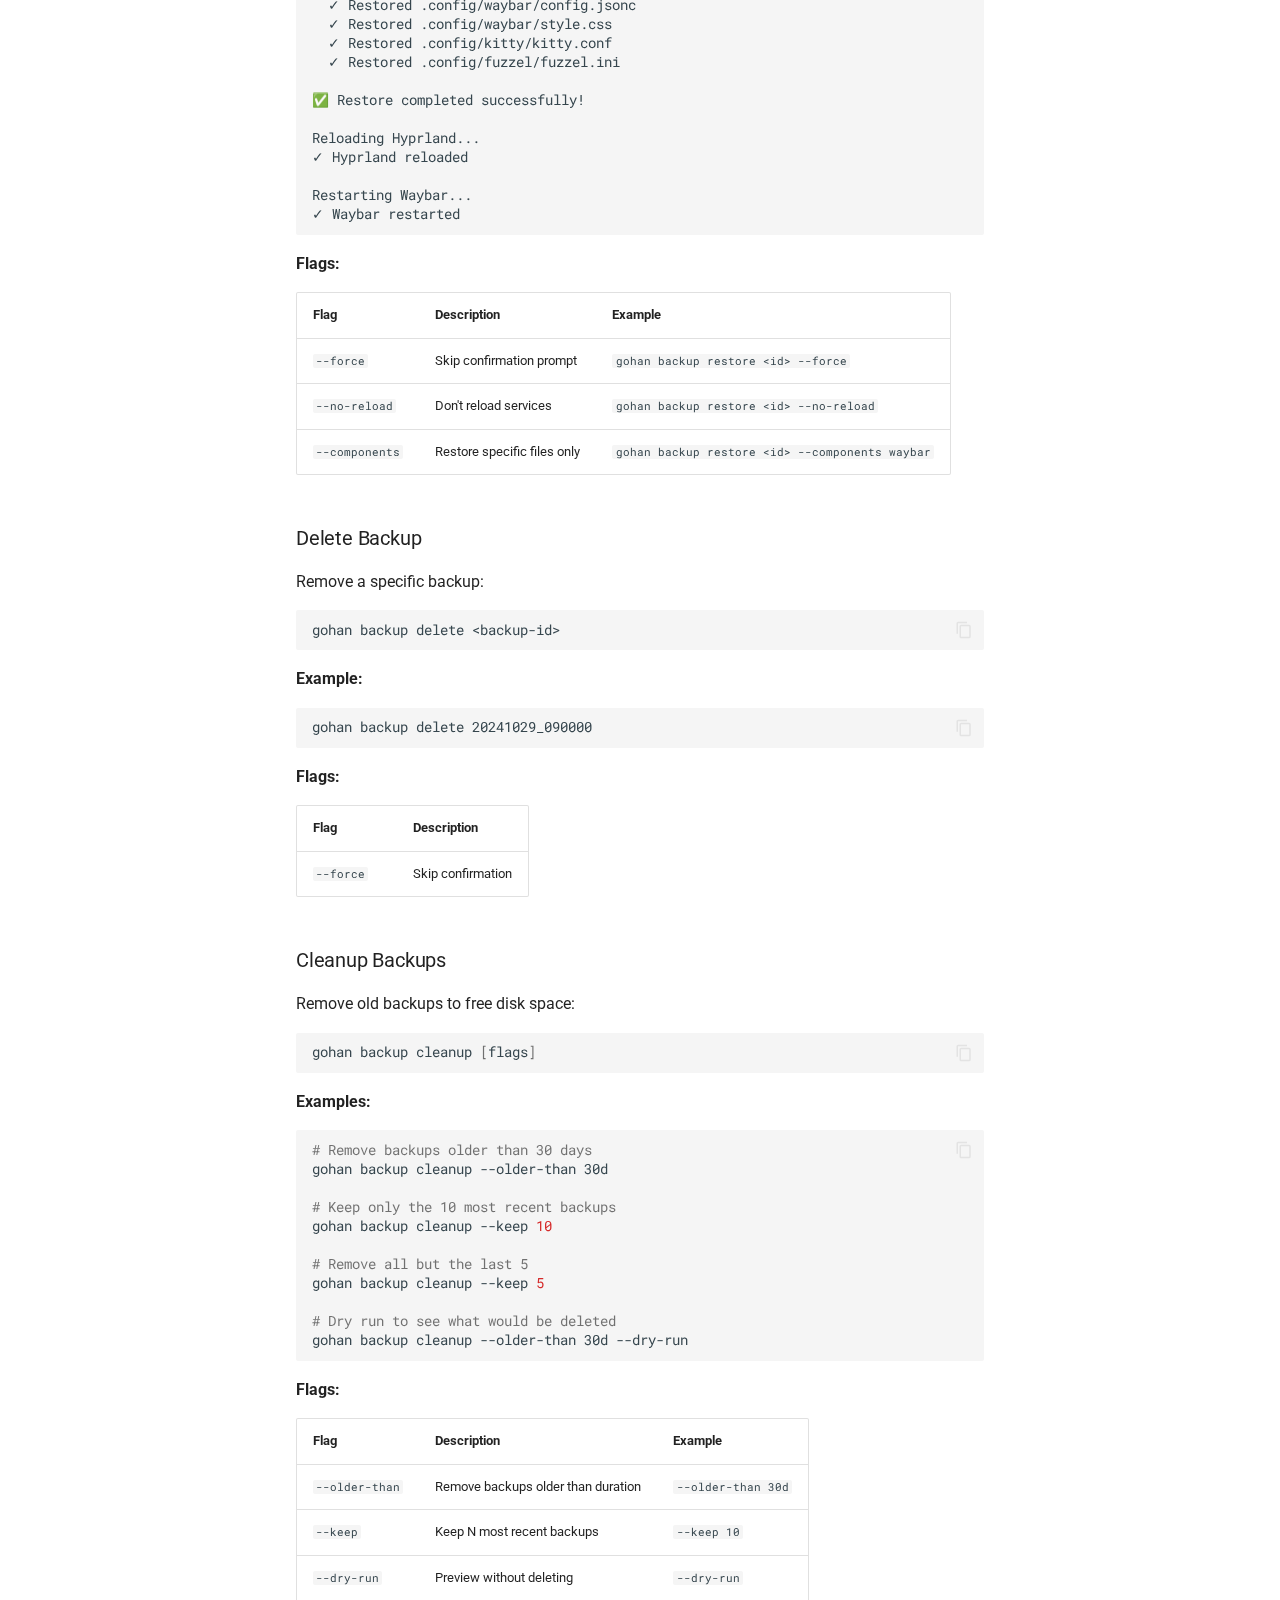
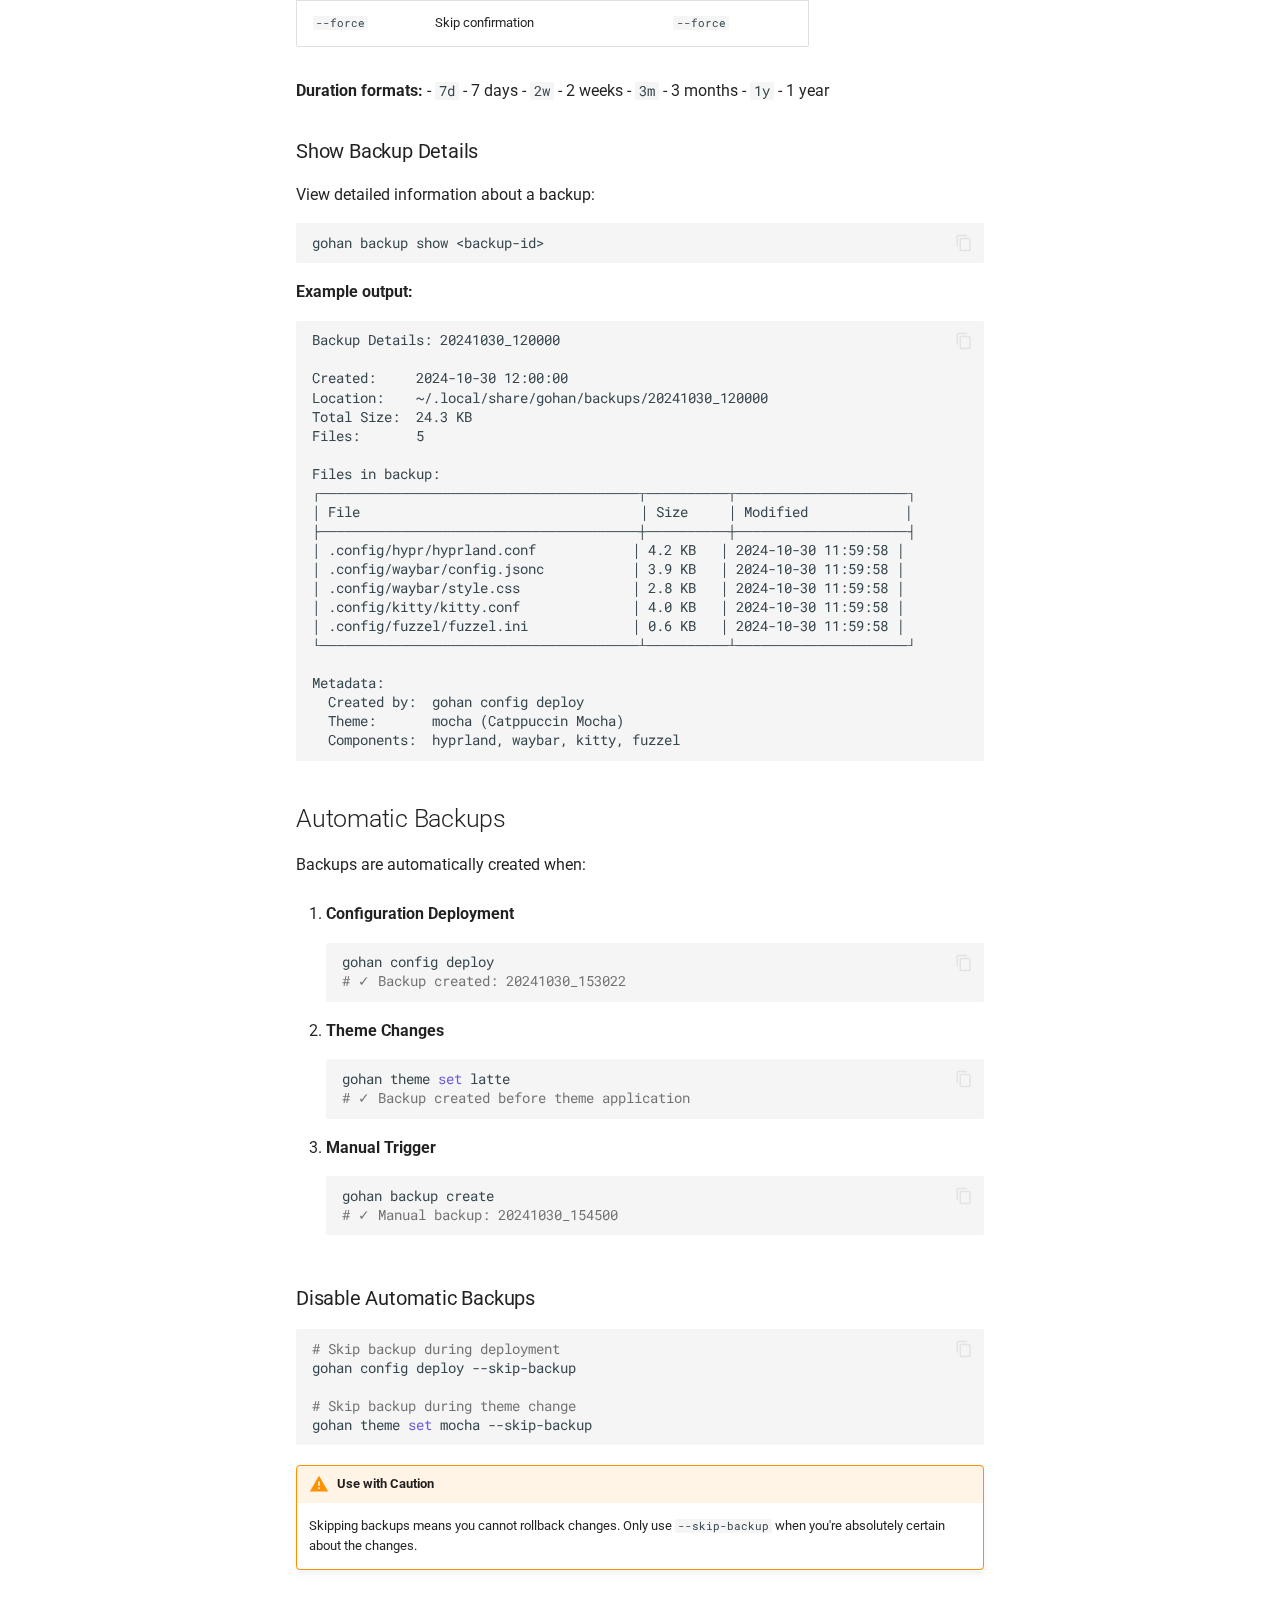
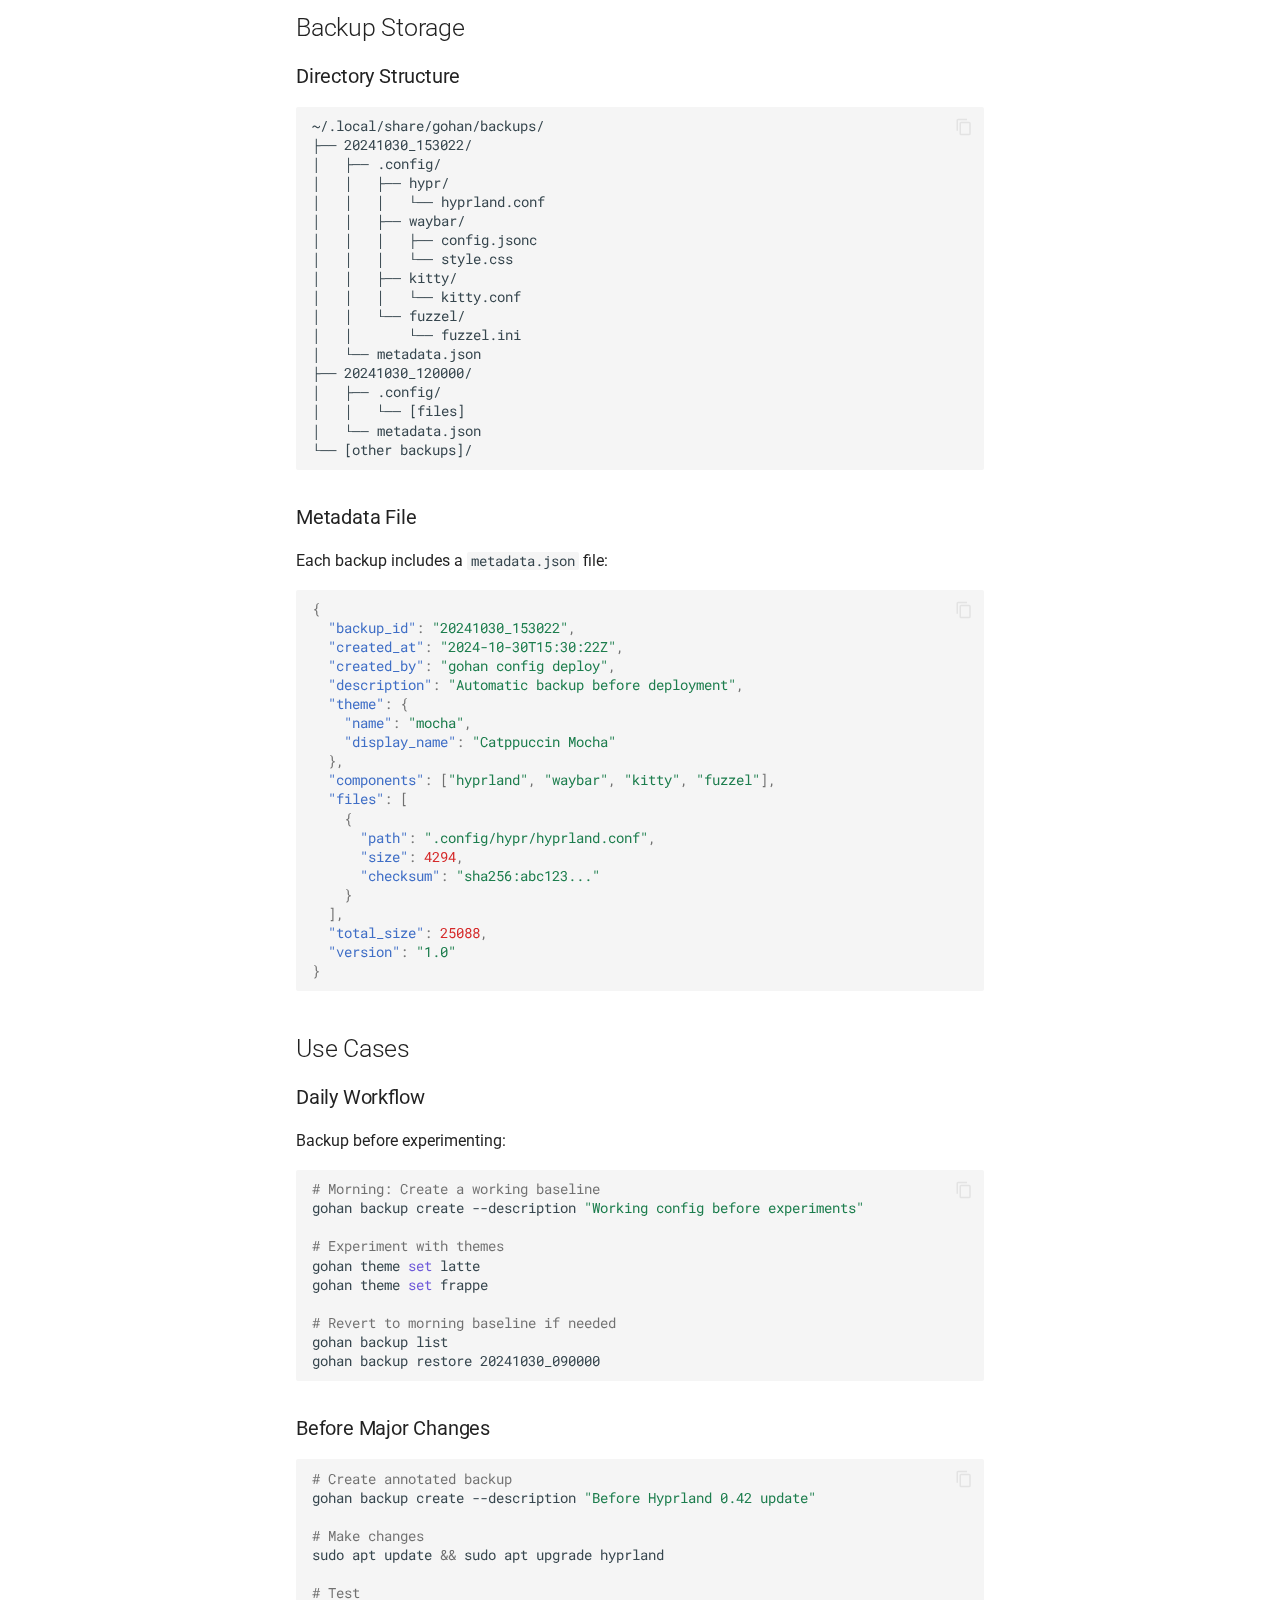
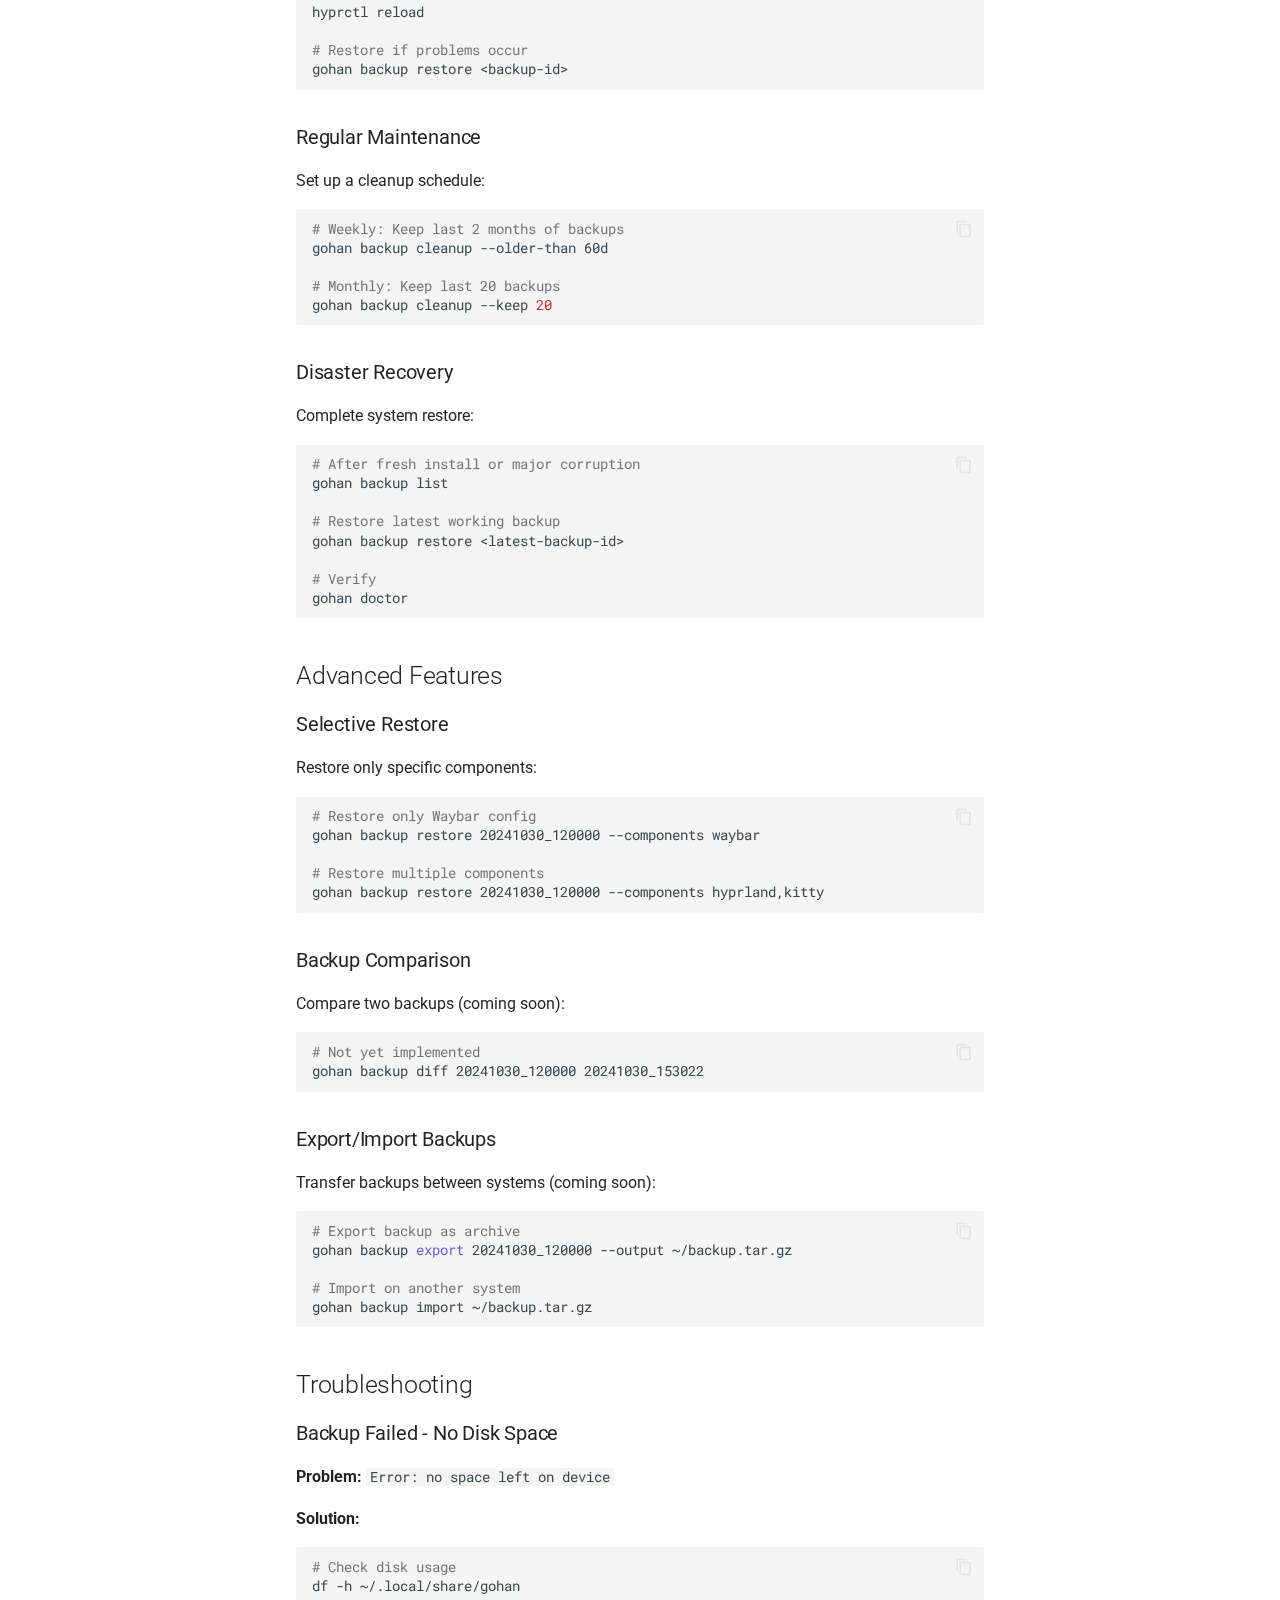
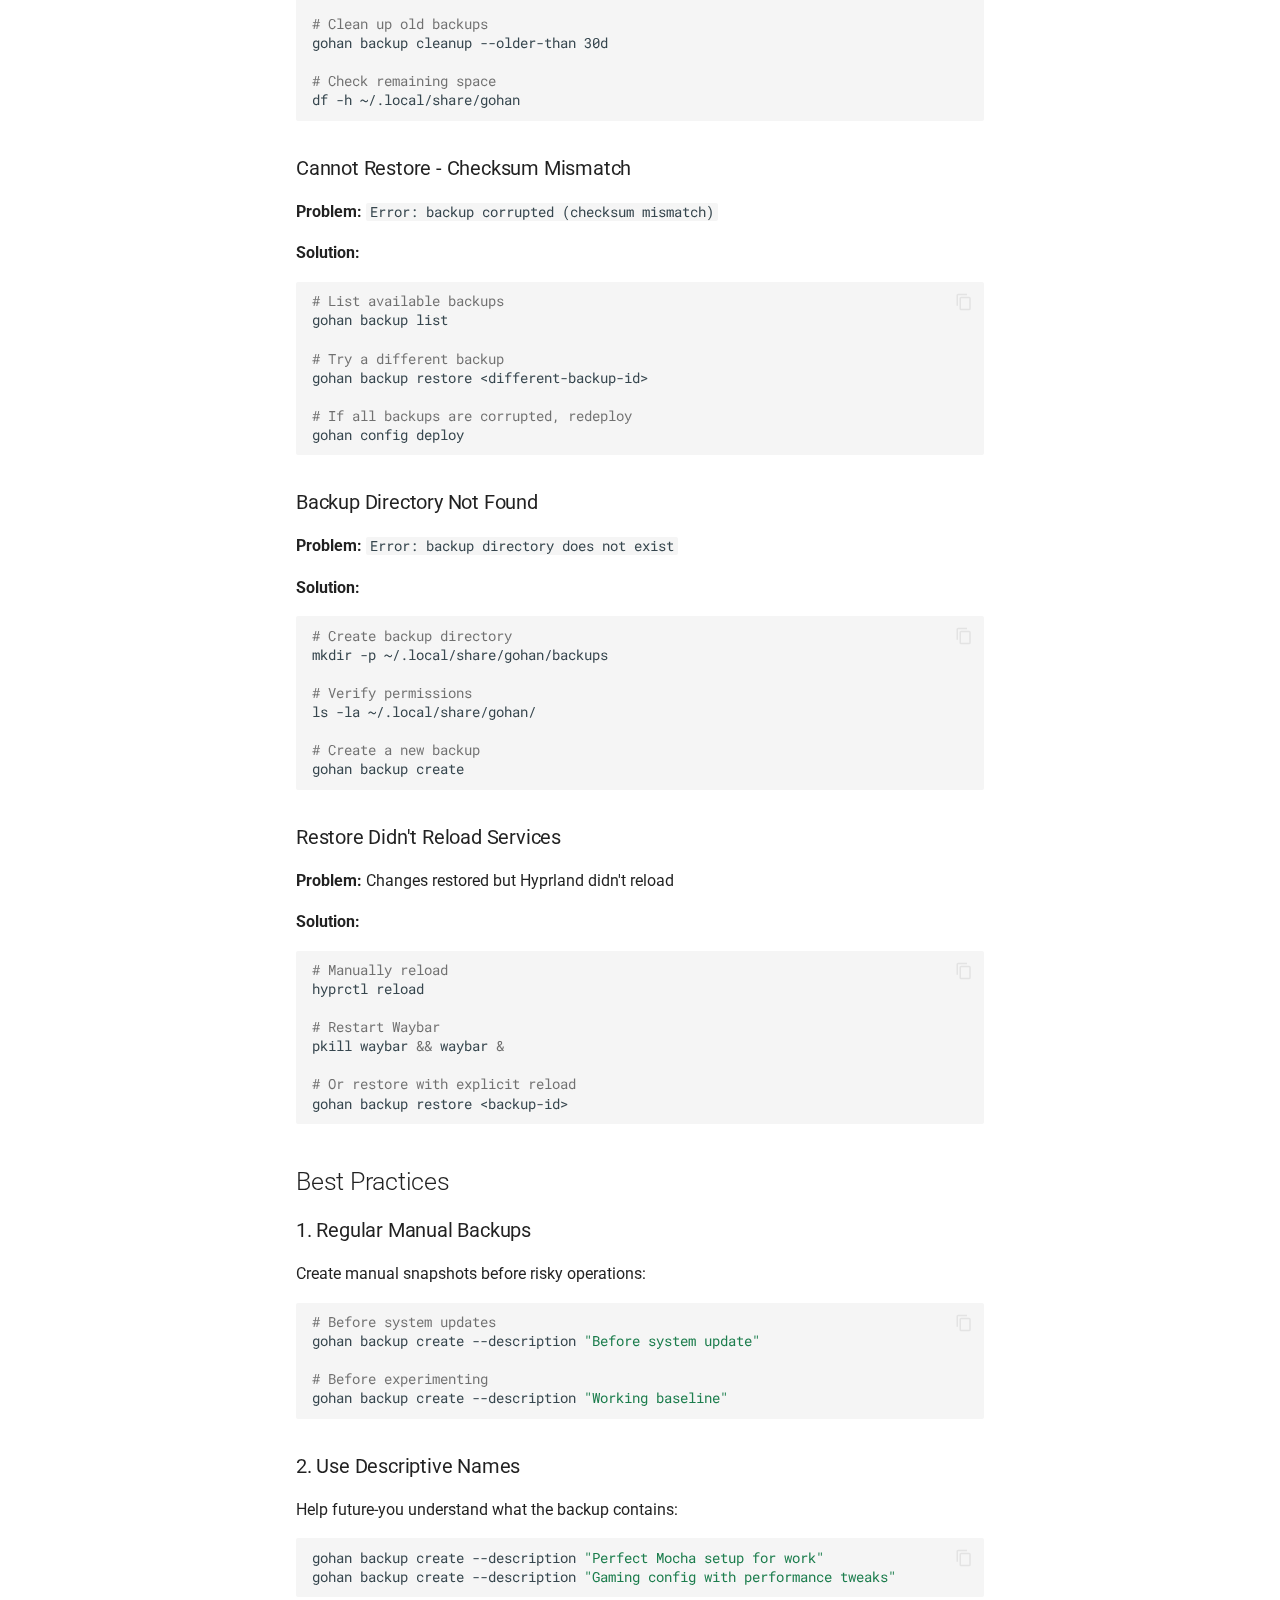
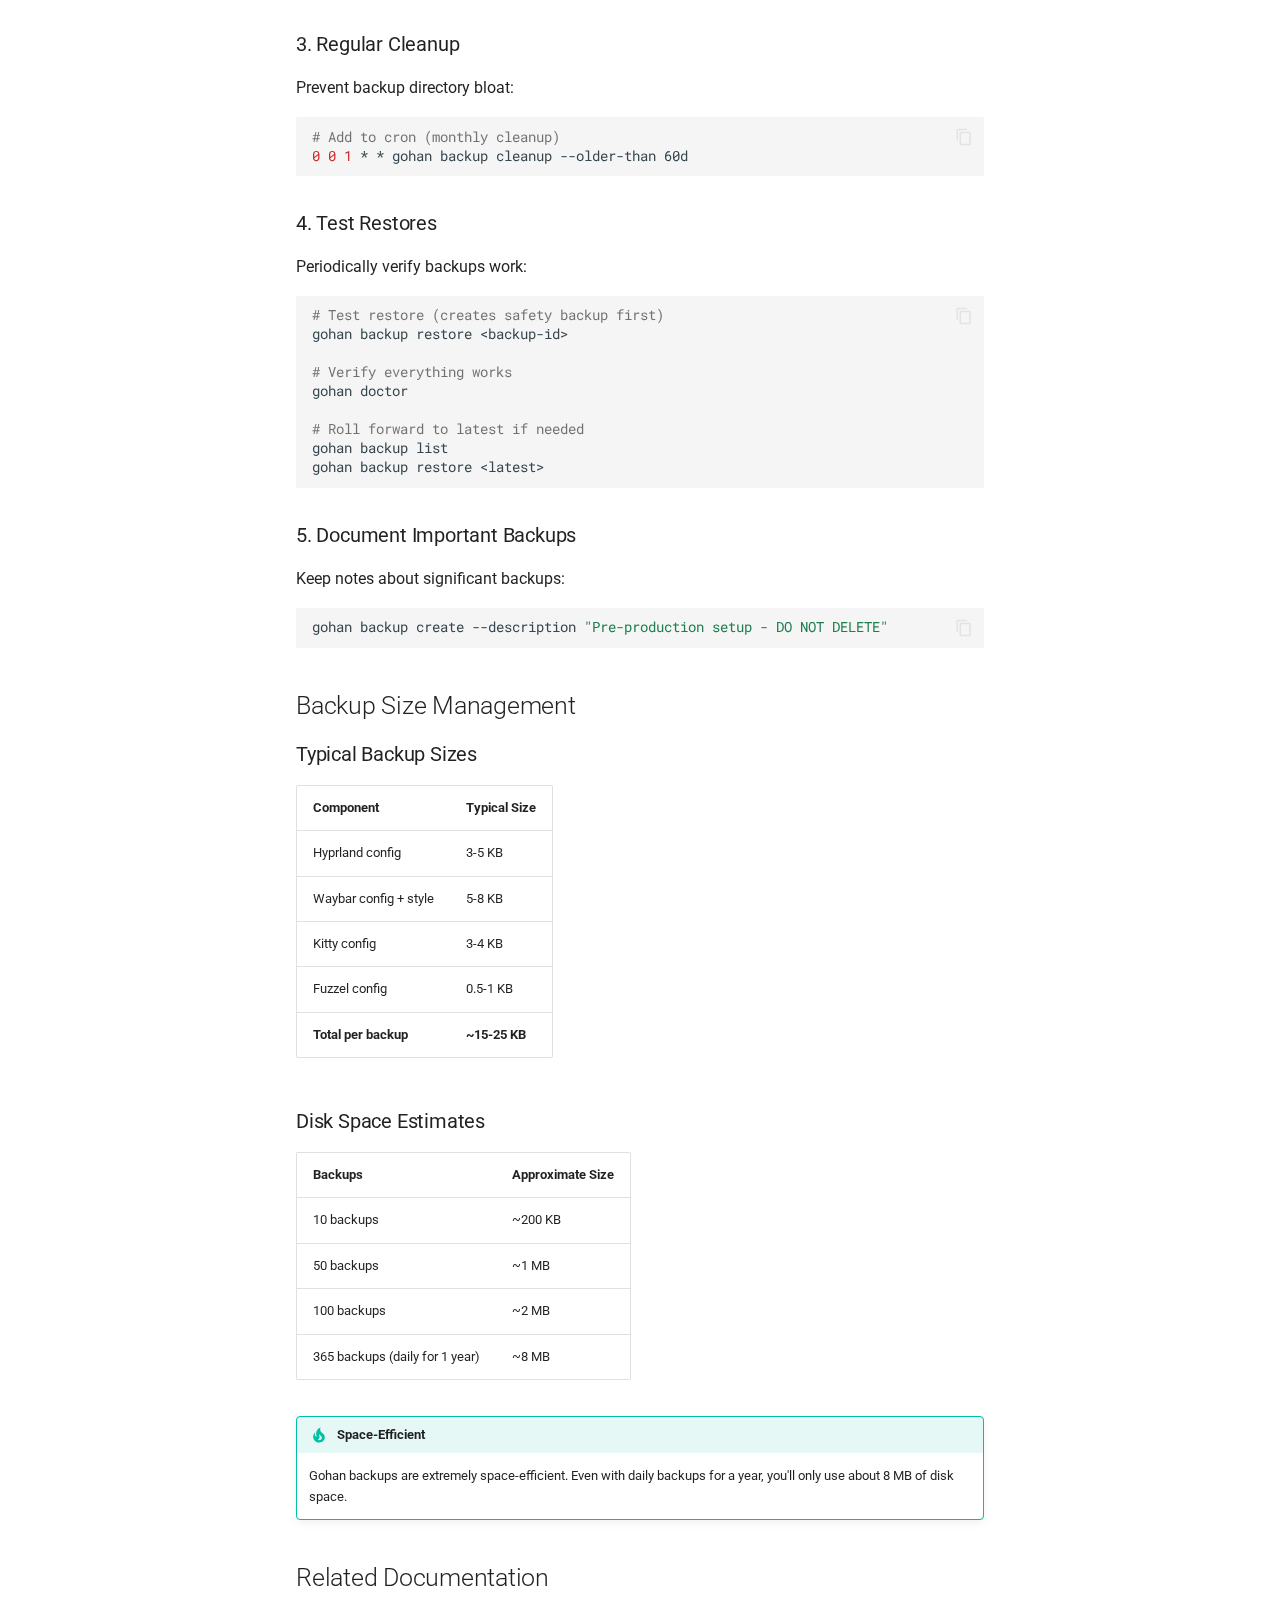
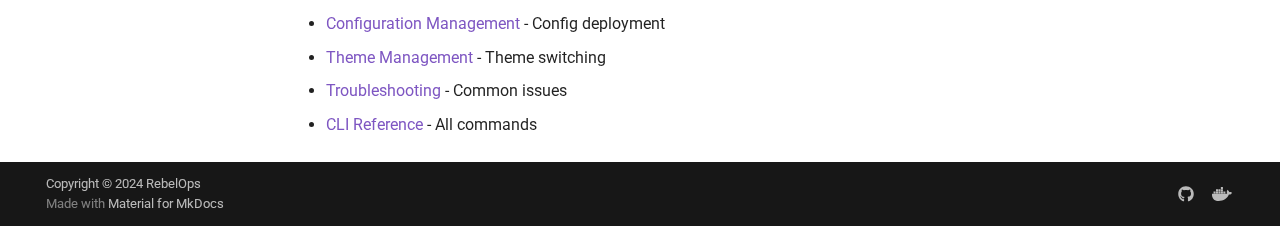
<file: backup-restore/index.html>
<!doctype html><html lang=en class=no-js> <head><meta charset=utf-8><meta name=viewport content="width=device-width,initial-scale=1"><meta name=description content="Hyprland Environment Manager - Automated installation, beautiful theming, and seamless configuration management"><meta name=author content=RebelOps><link href=https://rebelopsio.github.io/gohan/backup-restore/ rel=canonical><link href=../configuration-management/ rel=prev><link href=../theme-management/ rel=next><link rel=icon href=../assets/images/favicon.png><meta name=generator content="mkdocs-1.6.1, mkdocs-material-9.6.23"><title>Backup & Restore - Gohan</title><link rel=stylesheet href=../assets/stylesheets/main.84d31ad4.min.css><link rel=stylesheet href=../assets/stylesheets/palette.06af60db.min.css><link rel=preconnect href=https://fonts.gstatic.com crossorigin><link rel=stylesheet href="https://fonts.googleapis.com/css?family=Roboto:300,300i,400,400i,700,700i%7CRoboto+Mono:400,400i,700,700i&display=fallback"><style>:root{--md-text-font:"Roboto";--md-code-font:"Roboto Mono"}</style><script>__md_scope=new URL("..",location),__md_hash=e=>[...e].reduce(((e,_)=>(e<<5)-e+_.charCodeAt(0)),0),__md_get=(e,_=localStorage,t=__md_scope)=>JSON.parse(_.getItem(t.pathname+"."+e)),__md_set=(e,_,t=localStorage,a=__md_scope)=>{try{t.setItem(a.pathname+"."+e,JSON.stringify(_))}catch(e){}}</script></head> <body dir=ltr data-md-color-scheme=default data-md-color-primary=deep-purple data-md-color-accent=purple> <input class=md-toggle data-md-toggle=drawer type=checkbox id=__drawer autocomplete=off> <input class=md-toggle data-md-toggle=search type=checkbox id=__search autocomplete=off> <label class=md-overlay for=__drawer></label> <div data-md-component=skip> <a href=#backup-restore class=md-skip> Skip to content </a> </div> <div data-md-component=announce> </div> <header class=md-header data-md-component=header> <nav class="md-header__inner md-grid" aria-label=Header> <a href=.. title=Gohan class="md-header__button md-logo" aria-label=Gohan data-md-component=logo> <svg xmlns=http://www.w3.org/2000/svg viewbox="0 0 24 24"><path d="M12 8a3 3 0 0 0 3-3 3 3 0 0 0-3-3 3 3 0 0 0-3 3 3 3 0 0 0 3 3m0 3.54C9.64 9.35 6.5 8 3 8v11c3.5 0 6.64 1.35 9 3.54 2.36-2.19 5.5-3.54 9-3.54V8c-3.5 0-6.64 1.35-9 3.54"/></svg> </a> <label class="md-header__button md-icon" for=__drawer> <svg xmlns=http://www.w3.org/2000/svg viewbox="0 0 24 24"><path d="M3 6h18v2H3zm0 5h18v2H3zm0 5h18v2H3z"/></svg> </label> <div class=md-header__title data-md-component=header-title> <div class=md-header__ellipsis> <div class=md-header__topic> <span class=md-ellipsis> Gohan </span> </div> <div class=md-header__topic data-md-component=header-topic> <span class=md-ellipsis> Backup & Restore </span> </div> </div> </div> <form class=md-header__option data-md-component=palette> <input class=md-option data-md-color-media="(prefers-color-scheme: light)" data-md-color-scheme=default data-md-color-primary=deep-purple data-md-color-accent=purple aria-label="Switch to dark mode" type=radio name=__palette id=__palette_0> <label class="md-header__button md-icon" title="Switch to dark mode" for=__palette_1 hidden> <svg xmlns=http://www.w3.org/2000/svg viewbox="0 0 24 24"><path d="M12 8a4 4 0 0 0-4 4 4 4 0 0 0 4 4 4 4 0 0 0 4-4 4 4 0 0 0-4-4m0 10a6 6 0 0 1-6-6 6 6 0 0 1 6-6 6 6 0 0 1 6 6 6 6 0 0 1-6 6m8-9.31V4h-4.69L12 .69 8.69 4H4v4.69L.69 12 4 15.31V20h4.69L12 23.31 15.31 20H20v-4.69L23.31 12z"/></svg> </label> <input class=md-option data-md-color-media="(prefers-color-scheme: dark)" data-md-color-scheme=slate data-md-color-primary=deep-purple data-md-color-accent=purple aria-label="Switch to light mode" type=radio name=__palette id=__palette_1> <label class="md-header__button md-icon" title="Switch to light mode" for=__palette_0 hidden> <svg xmlns=http://www.w3.org/2000/svg viewbox="0 0 24 24"><path d="M12 18c-.89 0-1.74-.2-2.5-.55C11.56 16.5 13 14.42 13 12s-1.44-4.5-3.5-5.45C10.26 6.2 11.11 6 12 6a6 6 0 0 1 6 6 6 6 0 0 1-6 6m8-9.31V4h-4.69L12 .69 8.69 4H4v4.69L.69 12 4 15.31V20h4.69L12 23.31 15.31 20H20v-4.69L23.31 12z"/></svg> </label> </form> <script>var palette=__md_get("__palette");if(palette&&palette.color){if("(prefers-color-scheme)"===palette.color.media){var media=matchMedia("(prefers-color-scheme: light)"),input=document.querySelector(media.matches?"[data-md-color-media='(prefers-color-scheme: light)']":"[data-md-color-media='(prefers-color-scheme: dark)']");palette.color.media=input.getAttribute("data-md-color-media"),palette.color.scheme=input.getAttribute("data-md-color-scheme"),palette.color.primary=input.getAttribute("data-md-color-primary"),palette.color.accent=input.getAttribute("data-md-color-accent")}for(var[key,value]of Object.entries(palette.color))document.body.setAttribute("data-md-color-"+key,value)}</script> <label class="md-header__button md-icon" for=__search> <svg xmlns=http://www.w3.org/2000/svg viewbox="0 0 24 24"><path d="M9.5 3A6.5 6.5 0 0 1 16 9.5c0 1.61-.59 3.09-1.56 4.23l.27.27h.79l5 5-1.5 1.5-5-5v-.79l-.27-.27A6.52 6.52 0 0 1 9.5 16 6.5 6.5 0 0 1 3 9.5 6.5 6.5 0 0 1 9.5 3m0 2C7 5 5 7 5 9.5S7 14 9.5 14 14 12 14 9.5 12 5 9.5 5"/></svg> </label> <div class=md-search data-md-component=search role=dialog> <label class=md-search__overlay for=__search></label> <div class=md-search__inner role=search> <form class=md-search__form name=search> <input type=text class=md-search__input name=query aria-label=Search placeholder=Search autocapitalize=off autocorrect=off autocomplete=off spellcheck=false data-md-component=search-query required> <label class="md-search__icon md-icon" for=__search> <svg xmlns=http://www.w3.org/2000/svg viewbox="0 0 24 24"><path d="M9.5 3A6.5 6.5 0 0 1 16 9.5c0 1.61-.59 3.09-1.56 4.23l.27.27h.79l5 5-1.5 1.5-5-5v-.79l-.27-.27A6.52 6.52 0 0 1 9.5 16 6.5 6.5 0 0 1 3 9.5 6.5 6.5 0 0 1 9.5 3m0 2C7 5 5 7 5 9.5S7 14 9.5 14 14 12 14 9.5 12 5 9.5 5"/></svg> <svg xmlns=http://www.w3.org/2000/svg viewbox="0 0 24 24"><path d="M20 11v2H8l5.5 5.5-1.42 1.42L4.16 12l7.92-7.92L13.5 5.5 8 11z"/></svg> </label> <nav class=md-search__options aria-label=Search> <a href=javascript:void(0) class="md-search__icon md-icon" title=Share aria-label=Share data-clipboard data-clipboard-text data-md-component=search-share tabindex=-1> <svg xmlns=http://www.w3.org/2000/svg viewbox="0 0 24 24"><path d="M18 16.08c-.76 0-1.44.3-1.96.77L8.91 12.7c.05-.23.09-.46.09-.7s-.04-.47-.09-.7l7.05-4.11c.54.5 1.25.81 2.04.81a3 3 0 0 0 3-3 3 3 0 0 0-3-3 3 3 0 0 0-3 3c0 .24.04.47.09.7L8.04 9.81C7.5 9.31 6.79 9 6 9a3 3 0 0 0-3 3 3 3 0 0 0 3 3c.79 0 1.5-.31 2.04-.81l7.12 4.15c-.05.21-.08.43-.08.66 0 1.61 1.31 2.91 2.92 2.91s2.92-1.3 2.92-2.91A2.92 2.92 0 0 0 18 16.08"/></svg> </a> <button type=reset class="md-search__icon md-icon" title=Clear aria-label=Clear tabindex=-1> <svg xmlns=http://www.w3.org/2000/svg viewbox="0 0 24 24"><path d="M19 6.41 17.59 5 12 10.59 6.41 5 5 6.41 10.59 12 5 17.59 6.41 19 12 13.41 17.59 19 19 17.59 13.41 12z"/></svg> </button> </nav> <div class=md-search__suggest data-md-component=search-suggest></div> </form> <div class=md-search__output> <div class=md-search__scrollwrap tabindex=0 data-md-scrollfix> <div class=md-search-result data-md-component=search-result> <div class=md-search-result__meta> Initializing search </div> <ol class=md-search-result__list role=presentation></ol> </div> </div> </div> </div> </div> <div class=md-header__source> <a href=https://github.com/rebelopsio/gohan title="Go to repository" class=md-source data-md-component=source> <div class="md-source__icon md-icon"> <svg xmlns=http://www.w3.org/2000/svg viewbox="0 0 512 512"><!-- Font Awesome Free 7.1.0 by @fontawesome - https://fontawesome.com License - https://fontawesome.com/license/free (Icons: CC BY 4.0, Fonts: SIL OFL 1.1, Code: MIT License) Copyright 2025 Fonticons, Inc.--><path d="M173.9 397.4c0 2-2.3 3.6-5.2 3.6-3.3.3-5.6-1.3-5.6-3.6 0-2 2.3-3.6 5.2-3.6 3-.3 5.6 1.3 5.6 3.6m-31.1-4.5c-.7 2 1.3 4.3 4.3 4.9 2.6 1 5.6 0 6.2-2s-1.3-4.3-4.3-5.2c-2.6-.7-5.5.3-6.2 2.3m44.2-1.7c-2.9.7-4.9 2.6-4.6 4.9.3 2 2.9 3.3 5.9 2.6 2.9-.7 4.9-2.6 4.6-4.6-.3-1.9-3-3.2-5.9-2.9M252.8 8C114.1 8 8 113.3 8 252c0 110.9 69.8 205.8 169.5 239.2 12.8 2.3 17.3-5.6 17.3-12.1 0-6.2-.3-40.4-.3-61.4 0 0-70 15-84.7-29.8 0 0-11.4-29.1-27.8-36.6 0 0-22.9-15.7 1.6-15.4 0 0 24.9 2 38.6 25.8 21.9 38.6 58.6 27.5 72.9 20.9 2.3-16 8.8-27.1 16-33.7-55.9-6.2-112.3-14.3-112.3-110.5 0-27.5 7.6-41.3 23.6-58.9-2.6-6.5-11.1-33.3 2.6-67.9 20.9-6.5 69 27 69 27 20-5.6 41.5-8.5 62.8-8.5s42.8 2.9 62.8 8.5c0 0 48.1-33.6 69-27 13.7 34.7 5.2 61.4 2.6 67.9 16 17.7 25.8 31.5 25.8 58.9 0 96.5-58.9 104.2-114.8 110.5 9.2 7.9 17 22.9 17 46.4 0 33.7-.3 75.4-.3 83.6 0 6.5 4.6 14.4 17.3 12.1C436.2 457.8 504 362.9 504 252 504 113.3 391.5 8 252.8 8M105.2 352.9c-1.3 1-1 3.3.7 5.2 1.6 1.6 3.9 2.3 5.2 1 1.3-1 1-3.3-.7-5.2-1.6-1.6-3.9-2.3-5.2-1m-10.8-8.1c-.7 1.3.3 2.9 2.3 3.9 1.6 1 3.6.7 4.3-.7.7-1.3-.3-2.9-2.3-3.9-2-.6-3.6-.3-4.3.7m32.4 35.6c-1.6 1.3-1 4.3 1.3 6.2 2.3 2.3 5.2 2.6 6.5 1 1.3-1.3.7-4.3-1.3-6.2-2.2-2.3-5.2-2.6-6.5-1m-11.4-14.7c-1.6 1-1.6 3.6 0 5.9s4.3 3.3 5.6 2.3c1.6-1.3 1.6-3.9 0-6.2-1.4-2.3-4-3.3-5.6-2"/></svg> </div> <div class=md-source__repository> rebelopsio/gohan </div> </a> </div> </nav> </header> <div class=md-container data-md-component=container> <nav class=md-tabs aria-label=Tabs data-md-component=tabs> <div class=md-grid> <ul class=md-tabs__list> <li class=md-tabs__item> <a href=.. class=md-tabs__link> Home </a> </li> <li class=md-tabs__item> <a href=../installation/ class=md-tabs__link> Getting Started </a> </li> <li class="md-tabs__item md-tabs__item--active"> <a href=../configuration-management/ class=md-tabs__link> User Guide </a> </li> <li class=md-tabs__item> <a href=../development/ class=md-tabs__link> Development </a> </li> </ul> </div> </nav> <main class=md-main data-md-component=main> <div class="md-main__inner md-grid"> <div class="md-sidebar md-sidebar--primary" data-md-component=sidebar data-md-type=navigation> <div class=md-sidebar__scrollwrap> <div class=md-sidebar__inner> <nav class="md-nav md-nav--primary md-nav--lifted" aria-label=Navigation data-md-level=0> <label class=md-nav__title for=__drawer> <a href=.. title=Gohan class="md-nav__button md-logo" aria-label=Gohan data-md-component=logo> <svg xmlns=http://www.w3.org/2000/svg viewbox="0 0 24 24"><path d="M12 8a3 3 0 0 0 3-3 3 3 0 0 0-3-3 3 3 0 0 0-3 3 3 3 0 0 0 3 3m0 3.54C9.64 9.35 6.5 8 3 8v11c3.5 0 6.64 1.35 9 3.54 2.36-2.19 5.5-3.54 9-3.54V8c-3.5 0-6.64 1.35-9 3.54"/></svg> </a> Gohan </label> <div class=md-nav__source> <a href=https://github.com/rebelopsio/gohan title="Go to repository" class=md-source data-md-component=source> <div class="md-source__icon md-icon"> <svg xmlns=http://www.w3.org/2000/svg viewbox="0 0 512 512"><!-- Font Awesome Free 7.1.0 by @fontawesome - https://fontawesome.com License - https://fontawesome.com/license/free (Icons: CC BY 4.0, Fonts: SIL OFL 1.1, Code: MIT License) Copyright 2025 Fonticons, Inc.--><path d="M173.9 397.4c0 2-2.3 3.6-5.2 3.6-3.3.3-5.6-1.3-5.6-3.6 0-2 2.3-3.6 5.2-3.6 3-.3 5.6 1.3 5.6 3.6m-31.1-4.5c-.7 2 1.3 4.3 4.3 4.9 2.6 1 5.6 0 6.2-2s-1.3-4.3-4.3-5.2c-2.6-.7-5.5.3-6.2 2.3m44.2-1.7c-2.9.7-4.9 2.6-4.6 4.9.3 2 2.9 3.3 5.9 2.6 2.9-.7 4.9-2.6 4.6-4.6-.3-1.9-3-3.2-5.9-2.9M252.8 8C114.1 8 8 113.3 8 252c0 110.9 69.8 205.8 169.5 239.2 12.8 2.3 17.3-5.6 17.3-12.1 0-6.2-.3-40.4-.3-61.4 0 0-70 15-84.7-29.8 0 0-11.4-29.1-27.8-36.6 0 0-22.9-15.7 1.6-15.4 0 0 24.9 2 38.6 25.8 21.9 38.6 58.6 27.5 72.9 20.9 2.3-16 8.8-27.1 16-33.7-55.9-6.2-112.3-14.3-112.3-110.5 0-27.5 7.6-41.3 23.6-58.9-2.6-6.5-11.1-33.3 2.6-67.9 20.9-6.5 69 27 69 27 20-5.6 41.5-8.5 62.8-8.5s42.8 2.9 62.8 8.5c0 0 48.1-33.6 69-27 13.7 34.7 5.2 61.4 2.6 67.9 16 17.7 25.8 31.5 25.8 58.9 0 96.5-58.9 104.2-114.8 110.5 9.2 7.9 17 22.9 17 46.4 0 33.7-.3 75.4-.3 83.6 0 6.5 4.6 14.4 17.3 12.1C436.2 457.8 504 362.9 504 252 504 113.3 391.5 8 252.8 8M105.2 352.9c-1.3 1-1 3.3.7 5.2 1.6 1.6 3.9 2.3 5.2 1 1.3-1 1-3.3-.7-5.2-1.6-1.6-3.9-2.3-5.2-1m-10.8-8.1c-.7 1.3.3 2.9 2.3 3.9 1.6 1 3.6.7 4.3-.7.7-1.3-.3-2.9-2.3-3.9-2-.6-3.6-.3-4.3.7m32.4 35.6c-1.6 1.3-1 4.3 1.3 6.2 2.3 2.3 5.2 2.6 6.5 1 1.3-1.3.7-4.3-1.3-6.2-2.2-2.3-5.2-2.6-6.5-1m-11.4-14.7c-1.6 1-1.6 3.6 0 5.9s4.3 3.3 5.6 2.3c1.6-1.3 1.6-3.9 0-6.2-1.4-2.3-4-3.3-5.6-2"/></svg> </div> <div class=md-source__repository> rebelopsio/gohan </div> </a> </div> <ul class=md-nav__list data-md-scrollfix> <li class=md-nav__item> <a href=.. class=md-nav__link> <span class=md-ellipsis> Home </span> </a> </li> <li class="md-nav__item md-nav__item--nested"> <input class="md-nav__toggle md-toggle md-toggle--indeterminate" type=checkbox id=__nav_2> <label class=md-nav__link for=__nav_2 id=__nav_2_label tabindex=0> <span class=md-ellipsis> Getting Started </span> <span class="md-nav__icon md-icon"></span> </label> <nav class=md-nav data-md-level=1 aria-labelledby=__nav_2_label aria-expanded=false> <label class=md-nav__title for=__nav_2> <span class="md-nav__icon md-icon"></span> Getting Started </label> <ul class=md-nav__list data-md-scrollfix> <li class=md-nav__item> <a href=../installation/ class=md-nav__link> <span class=md-ellipsis> Installation </span> </a> </li> </ul> </nav> </li> <li class="md-nav__item md-nav__item--active md-nav__item--section md-nav__item--nested"> <input class="md-nav__toggle md-toggle " type=checkbox id=__nav_3 checked> <label class=md-nav__link for=__nav_3 id=__nav_3_label tabindex> <span class=md-ellipsis> User Guide </span> <span class="md-nav__icon md-icon"></span> </label> <nav class=md-nav data-md-level=1 aria-labelledby=__nav_3_label aria-expanded=true> <label class=md-nav__title for=__nav_3> <span class="md-nav__icon md-icon"></span> User Guide </label> <ul class=md-nav__list data-md-scrollfix> <li class=md-nav__item> <a href=../configuration-management/ class=md-nav__link> <span class=md-ellipsis> Configuration Management </span> </a> </li> <li class="md-nav__item md-nav__item--active"> <input class="md-nav__toggle md-toggle" type=checkbox id=__toc> <label class="md-nav__link md-nav__link--active" for=__toc> <span class=md-ellipsis> Backup & Restore </span> <span class="md-nav__icon md-icon"></span> </label> <a href=./ class="md-nav__link md-nav__link--active"> <span class=md-ellipsis> Backup & Restore </span> </a> <nav class="md-nav md-nav--secondary" aria-label="Table of contents"> <label class=md-nav__title for=__toc> <span class="md-nav__icon md-icon"></span> Table of contents </label> <ul class=md-nav__list data-md-component=toc data-md-scrollfix> <li class=md-nav__item> <a href=#overview class=md-nav__link> <span class=md-ellipsis> Overview </span> </a> </li> <li class=md-nav__item> <a href=#quick-start class=md-nav__link> <span class=md-ellipsis> Quick Start </span> </a> </li> <li class=md-nav__item> <a href=#backup-commands class=md-nav__link> <span class=md-ellipsis> Backup Commands </span> </a> <nav class=md-nav aria-label="Backup Commands"> <ul class=md-nav__list> <li class=md-nav__item> <a href=#list-backups class=md-nav__link> <span class=md-ellipsis> List Backups </span> </a> </li> <li class=md-nav__item> <a href=#create-backup class=md-nav__link> <span class=md-ellipsis> Create Backup </span> </a> </li> <li class=md-nav__item> <a href=#restore-backup class=md-nav__link> <span class=md-ellipsis> Restore Backup </span> </a> </li> <li class=md-nav__item> <a href=#delete-backup class=md-nav__link> <span class=md-ellipsis> Delete Backup </span> </a> </li> <li class=md-nav__item> <a href=#cleanup-backups class=md-nav__link> <span class=md-ellipsis> Cleanup Backups </span> </a> </li> <li class=md-nav__item> <a href=#show-backup-details class=md-nav__link> <span class=md-ellipsis> Show Backup Details </span> </a> </li> </ul> </nav> </li> <li class=md-nav__item> <a href=#automatic-backups class=md-nav__link> <span class=md-ellipsis> Automatic Backups </span> </a> <nav class=md-nav aria-label="Automatic Backups"> <ul class=md-nav__list> <li class=md-nav__item> <a href=#disable-automatic-backups class=md-nav__link> <span class=md-ellipsis> Disable Automatic Backups </span> </a> </li> </ul> </nav> </li> <li class=md-nav__item> <a href=#backup-storage class=md-nav__link> <span class=md-ellipsis> Backup Storage </span> </a> <nav class=md-nav aria-label="Backup Storage"> <ul class=md-nav__list> <li class=md-nav__item> <a href=#directory-structure class=md-nav__link> <span class=md-ellipsis> Directory Structure </span> </a> </li> <li class=md-nav__item> <a href=#metadata-file class=md-nav__link> <span class=md-ellipsis> Metadata File </span> </a> </li> </ul> </nav> </li> <li class=md-nav__item> <a href=#use-cases class=md-nav__link> <span class=md-ellipsis> Use Cases </span> </a> <nav class=md-nav aria-label="Use Cases"> <ul class=md-nav__list> <li class=md-nav__item> <a href=#daily-workflow class=md-nav__link> <span class=md-ellipsis> Daily Workflow </span> </a> </li> <li class=md-nav__item> <a href=#before-major-changes class=md-nav__link> <span class=md-ellipsis> Before Major Changes </span> </a> </li> <li class=md-nav__item> <a href=#regular-maintenance class=md-nav__link> <span class=md-ellipsis> Regular Maintenance </span> </a> </li> <li class=md-nav__item> <a href=#disaster-recovery class=md-nav__link> <span class=md-ellipsis> Disaster Recovery </span> </a> </li> </ul> </nav> </li> <li class=md-nav__item> <a href=#advanced-features class=md-nav__link> <span class=md-ellipsis> Advanced Features </span> </a> <nav class=md-nav aria-label="Advanced Features"> <ul class=md-nav__list> <li class=md-nav__item> <a href=#selective-restore class=md-nav__link> <span class=md-ellipsis> Selective Restore </span> </a> </li> <li class=md-nav__item> <a href=#backup-comparison class=md-nav__link> <span class=md-ellipsis> Backup Comparison </span> </a> </li> <li class=md-nav__item> <a href=#exportimport-backups class=md-nav__link> <span class=md-ellipsis> Export/Import Backups </span> </a> </li> </ul> </nav> </li> <li class=md-nav__item> <a href=#troubleshooting class=md-nav__link> <span class=md-ellipsis> Troubleshooting </span> </a> <nav class=md-nav aria-label=Troubleshooting> <ul class=md-nav__list> <li class=md-nav__item> <a href=#backup-failed-no-disk-space class=md-nav__link> <span class=md-ellipsis> Backup Failed - No Disk Space </span> </a> </li> <li class=md-nav__item> <a href=#cannot-restore-checksum-mismatch class=md-nav__link> <span class=md-ellipsis> Cannot Restore - Checksum Mismatch </span> </a> </li> <li class=md-nav__item> <a href=#backup-directory-not-found class=md-nav__link> <span class=md-ellipsis> Backup Directory Not Found </span> </a> </li> <li class=md-nav__item> <a href=#restore-didnt-reload-services class=md-nav__link> <span class=md-ellipsis> Restore Didn't Reload Services </span> </a> </li> </ul> </nav> </li> <li class=md-nav__item> <a href=#best-practices class=md-nav__link> <span class=md-ellipsis> Best Practices </span> </a> <nav class=md-nav aria-label="Best Practices"> <ul class=md-nav__list> <li class=md-nav__item> <a href=#1-regular-manual-backups class=md-nav__link> <span class=md-ellipsis> 1. Regular Manual Backups </span> </a> </li> <li class=md-nav__item> <a href=#2-use-descriptive-names class=md-nav__link> <span class=md-ellipsis> 2. Use Descriptive Names </span> </a> </li> <li class=md-nav__item> <a href=#3-regular-cleanup class=md-nav__link> <span class=md-ellipsis> 3. Regular Cleanup </span> </a> </li> <li class=md-nav__item> <a href=#4-test-restores class=md-nav__link> <span class=md-ellipsis> 4. Test Restores </span> </a> </li> <li class=md-nav__item> <a href=#5-document-important-backups class=md-nav__link> <span class=md-ellipsis> 5. Document Important Backups </span> </a> </li> </ul> </nav> </li> <li class=md-nav__item> <a href=#backup-size-management class=md-nav__link> <span class=md-ellipsis> Backup Size Management </span> </a> <nav class=md-nav aria-label="Backup Size Management"> <ul class=md-nav__list> <li class=md-nav__item> <a href=#typical-backup-sizes class=md-nav__link> <span class=md-ellipsis> Typical Backup Sizes </span> </a> </li> <li class=md-nav__item> <a href=#disk-space-estimates class=md-nav__link> <span class=md-ellipsis> Disk Space Estimates </span> </a> </li> </ul> </nav> </li> <li class=md-nav__item> <a href=#related-documentation class=md-nav__link> <span class=md-ellipsis> Related Documentation </span> </a> </li> </ul> </nav> </li> <li class=md-nav__item> <a href=../theme-management/ class=md-nav__link> <span class=md-ellipsis> Theme Management </span> </a> </li> <li class=md-nav__item> <a href=../cli-reference/ class=md-nav__link> <span class=md-ellipsis> CLI Reference </span> </a> </li> <li class=md-nav__item> <a href=../troubleshooting/ class=md-nav__link> <span class=md-ellipsis> Troubleshooting </span> </a> </li> </ul> </nav> </li> <li class="md-nav__item md-nav__item--nested"> <input class="md-nav__toggle md-toggle md-toggle--indeterminate" type=checkbox id=__nav_4> <label class=md-nav__link for=__nav_4 id=__nav_4_label tabindex=0> <span class=md-ellipsis> Development </span> <span class="md-nav__icon md-icon"></span> </label> <nav class=md-nav data-md-level=1 aria-labelledby=__nav_4_label aria-expanded=false> <label class=md-nav__title for=__nav_4> <span class="md-nav__icon md-icon"></span> Development </label> <ul class=md-nav__list data-md-scrollfix> <li class=md-nav__item> <a href=../development/ class=md-nav__link> <span class=md-ellipsis> Contributing </span> </a> </li> </ul> </nav> </li> </ul> </nav> </div> </div> </div> <div class="md-sidebar md-sidebar--secondary" data-md-component=sidebar data-md-type=toc> <div class=md-sidebar__scrollwrap> <div class=md-sidebar__inner> <nav class="md-nav md-nav--secondary" aria-label="Table of contents"> <label class=md-nav__title for=__toc> <span class="md-nav__icon md-icon"></span> Table of contents </label> <ul class=md-nav__list data-md-component=toc data-md-scrollfix> <li class=md-nav__item> <a href=#overview class=md-nav__link> <span class=md-ellipsis> Overview </span> </a> </li> <li class=md-nav__item> <a href=#quick-start class=md-nav__link> <span class=md-ellipsis> Quick Start </span> </a> </li> <li class=md-nav__item> <a href=#backup-commands class=md-nav__link> <span class=md-ellipsis> Backup Commands </span> </a> <nav class=md-nav aria-label="Backup Commands"> <ul class=md-nav__list> <li class=md-nav__item> <a href=#list-backups class=md-nav__link> <span class=md-ellipsis> List Backups </span> </a> </li> <li class=md-nav__item> <a href=#create-backup class=md-nav__link> <span class=md-ellipsis> Create Backup </span> </a> </li> <li class=md-nav__item> <a href=#restore-backup class=md-nav__link> <span class=md-ellipsis> Restore Backup </span> </a> </li> <li class=md-nav__item> <a href=#delete-backup class=md-nav__link> <span class=md-ellipsis> Delete Backup </span> </a> </li> <li class=md-nav__item> <a href=#cleanup-backups class=md-nav__link> <span class=md-ellipsis> Cleanup Backups </span> </a> </li> <li class=md-nav__item> <a href=#show-backup-details class=md-nav__link> <span class=md-ellipsis> Show Backup Details </span> </a> </li> </ul> </nav> </li> <li class=md-nav__item> <a href=#automatic-backups class=md-nav__link> <span class=md-ellipsis> Automatic Backups </span> </a> <nav class=md-nav aria-label="Automatic Backups"> <ul class=md-nav__list> <li class=md-nav__item> <a href=#disable-automatic-backups class=md-nav__link> <span class=md-ellipsis> Disable Automatic Backups </span> </a> </li> </ul> </nav> </li> <li class=md-nav__item> <a href=#backup-storage class=md-nav__link> <span class=md-ellipsis> Backup Storage </span> </a> <nav class=md-nav aria-label="Backup Storage"> <ul class=md-nav__list> <li class=md-nav__item> <a href=#directory-structure class=md-nav__link> <span class=md-ellipsis> Directory Structure </span> </a> </li> <li class=md-nav__item> <a href=#metadata-file class=md-nav__link> <span class=md-ellipsis> Metadata File </span> </a> </li> </ul> </nav> </li> <li class=md-nav__item> <a href=#use-cases class=md-nav__link> <span class=md-ellipsis> Use Cases </span> </a> <nav class=md-nav aria-label="Use Cases"> <ul class=md-nav__list> <li class=md-nav__item> <a href=#daily-workflow class=md-nav__link> <span class=md-ellipsis> Daily Workflow </span> </a> </li> <li class=md-nav__item> <a href=#before-major-changes class=md-nav__link> <span class=md-ellipsis> Before Major Changes </span> </a> </li> <li class=md-nav__item> <a href=#regular-maintenance class=md-nav__link> <span class=md-ellipsis> Regular Maintenance </span> </a> </li> <li class=md-nav__item> <a href=#disaster-recovery class=md-nav__link> <span class=md-ellipsis> Disaster Recovery </span> </a> </li> </ul> </nav> </li> <li class=md-nav__item> <a href=#advanced-features class=md-nav__link> <span class=md-ellipsis> Advanced Features </span> </a> <nav class=md-nav aria-label="Advanced Features"> <ul class=md-nav__list> <li class=md-nav__item> <a href=#selective-restore class=md-nav__link> <span class=md-ellipsis> Selective Restore </span> </a> </li> <li class=md-nav__item> <a href=#backup-comparison class=md-nav__link> <span class=md-ellipsis> Backup Comparison </span> </a> </li> <li class=md-nav__item> <a href=#exportimport-backups class=md-nav__link> <span class=md-ellipsis> Export/Import Backups </span> </a> </li> </ul> </nav> </li> <li class=md-nav__item> <a href=#troubleshooting class=md-nav__link> <span class=md-ellipsis> Troubleshooting </span> </a> <nav class=md-nav aria-label=Troubleshooting> <ul class=md-nav__list> <li class=md-nav__item> <a href=#backup-failed-no-disk-space class=md-nav__link> <span class=md-ellipsis> Backup Failed - No Disk Space </span> </a> </li> <li class=md-nav__item> <a href=#cannot-restore-checksum-mismatch class=md-nav__link> <span class=md-ellipsis> Cannot Restore - Checksum Mismatch </span> </a> </li> <li class=md-nav__item> <a href=#backup-directory-not-found class=md-nav__link> <span class=md-ellipsis> Backup Directory Not Found </span> </a> </li> <li class=md-nav__item> <a href=#restore-didnt-reload-services class=md-nav__link> <span class=md-ellipsis> Restore Didn't Reload Services </span> </a> </li> </ul> </nav> </li> <li class=md-nav__item> <a href=#best-practices class=md-nav__link> <span class=md-ellipsis> Best Practices </span> </a> <nav class=md-nav aria-label="Best Practices"> <ul class=md-nav__list> <li class=md-nav__item> <a href=#1-regular-manual-backups class=md-nav__link> <span class=md-ellipsis> 1. Regular Manual Backups </span> </a> </li> <li class=md-nav__item> <a href=#2-use-descriptive-names class=md-nav__link> <span class=md-ellipsis> 2. Use Descriptive Names </span> </a> </li> <li class=md-nav__item> <a href=#3-regular-cleanup class=md-nav__link> <span class=md-ellipsis> 3. Regular Cleanup </span> </a> </li> <li class=md-nav__item> <a href=#4-test-restores class=md-nav__link> <span class=md-ellipsis> 4. Test Restores </span> </a> </li> <li class=md-nav__item> <a href=#5-document-important-backups class=md-nav__link> <span class=md-ellipsis> 5. Document Important Backups </span> </a> </li> </ul> </nav> </li> <li class=md-nav__item> <a href=#backup-size-management class=md-nav__link> <span class=md-ellipsis> Backup Size Management </span> </a> <nav class=md-nav aria-label="Backup Size Management"> <ul class=md-nav__list> <li class=md-nav__item> <a href=#typical-backup-sizes class=md-nav__link> <span class=md-ellipsis> Typical Backup Sizes </span> </a> </li> <li class=md-nav__item> <a href=#disk-space-estimates class=md-nav__link> <span class=md-ellipsis> Disk Space Estimates </span> </a> </li> </ul> </nav> </li> <li class=md-nav__item> <a href=#related-documentation class=md-nav__link> <span class=md-ellipsis> Related Documentation </span> </a> </li> </ul> </nav> </div> </div> </div> <div class=md-content data-md-component=content> <article class="md-content__inner md-typeset"> <a href=https://github.com/rebelopsio/gohan/edit/main/docs/backup-restore.md title="Edit this page" class="md-content__button md-icon" rel=edit> <svg xmlns=http://www.w3.org/2000/svg viewbox="0 0 24 24"><path d="M20.71 7.04c.39-.39.39-1.04 0-1.41l-2.34-2.34c-.37-.39-1.02-.39-1.41 0l-1.84 1.83 3.75 3.75M3 17.25V21h3.75L17.81 9.93l-3.75-3.75z"/></svg> </a> <a href=https://github.com/rebelopsio/gohan/raw/main/docs/backup-restore.md title="View source of this page" class="md-content__button md-icon"> <svg xmlns=http://www.w3.org/2000/svg viewbox="0 0 24 24"><path d="M12 9a3 3 0 0 0-3 3 3 3 0 0 0 3 3 3 3 0 0 0 3-3 3 3 0 0 0-3-3m0 8a5 5 0 0 1-5-5 5 5 0 0 1 5-5 5 5 0 0 1 5 5 5 5 0 0 1-5 5m0-12.5C7 4.5 2.73 7.61 1 12c1.73 4.39 6 7.5 11 7.5s9.27-3.11 11-7.5c-1.73-4.39-6-7.5-11-7.5"/></svg> </a> <h1 id=backup-restore>Backup &amp; Restore<a class=headerlink href=#backup-restore title="Permanent link">&para;</a></h1> <p>Gohan provides comprehensive backup and restore capabilities to protect your Hyprland configurations. Every configuration change automatically creates a timestamped backup, and you can manually create, restore, and manage backups anytime.</p> <h2 id=overview>Overview<a class=headerlink href=#overview title="Permanent link">&para;</a></h2> <p><strong>Key Features:</strong></p> <ul> <li>✅ <strong>Automatic Backups</strong> - Created before every config deployment</li> <li>✅ <strong>Timestamped Snapshots</strong> - Never lose track of when backups were created</li> <li>✅ <strong>One-Command Restore</strong> - Rollback to any previous state instantly</li> <li>✅ <strong>Selective Restore</strong> - Restore specific files or entire snapshots</li> <li>✅ <strong>Cleanup Tools</strong> - Manage old backups and free disk space</li> <li>✅ <strong>Backup Metadata</strong> - Track what changed and when</li> </ul> <h2 id=quick-start>Quick Start<a class=headerlink href=#quick-start title="Permanent link">&para;</a></h2> <div class="language-bash highlight"><pre><span></span><code><span id=__span-0-1><a id=__codelineno-0-1 name=__codelineno-0-1 href=#__codelineno-0-1></a><span class=c1># List all backups</span>
</span><span id=__span-0-2><a id=__codelineno-0-2 name=__codelineno-0-2 href=#__codelineno-0-2></a>gohan<span class=w> </span>backup<span class=w> </span>list
</span><span id=__span-0-3><a id=__codelineno-0-3 name=__codelineno-0-3 href=#__codelineno-0-3></a>
</span><span id=__span-0-4><a id=__codelineno-0-4 name=__codelineno-0-4 href=#__codelineno-0-4></a><span class=c1># Create manual backup</span>
</span><span id=__span-0-5><a id=__codelineno-0-5 name=__codelineno-0-5 href=#__codelineno-0-5></a>gohan<span class=w> </span>backup<span class=w> </span>create
</span><span id=__span-0-6><a id=__codelineno-0-6 name=__codelineno-0-6 href=#__codelineno-0-6></a>
</span><span id=__span-0-7><a id=__codelineno-0-7 name=__codelineno-0-7 href=#__codelineno-0-7></a><span class=c1># Restore from backup</span>
</span><span id=__span-0-8><a id=__codelineno-0-8 name=__codelineno-0-8 href=#__codelineno-0-8></a>gohan<span class=w> </span>backup<span class=w> </span>restore<span class=w> </span>&lt;backup-id&gt;
</span><span id=__span-0-9><a id=__codelineno-0-9 name=__codelineno-0-9 href=#__codelineno-0-9></a>
</span><span id=__span-0-10><a id=__codelineno-0-10 name=__codelineno-0-10 href=#__codelineno-0-10></a><span class=c1># Clean up old backups</span>
</span><span id=__span-0-11><a id=__codelineno-0-11 name=__codelineno-0-11 href=#__codelineno-0-11></a>gohan<span class=w> </span>backup<span class=w> </span>cleanup<span class=w> </span>--older-than<span class=w> </span>30d
</span></code></pre></div> <h2 id=backup-commands>Backup Commands<a class=headerlink href=#backup-commands title="Permanent link">&para;</a></h2> <h3 id=list-backups>List Backups<a class=headerlink href=#list-backups title="Permanent link">&para;</a></h3> <p>View all available backups:</p> <div class="language-bash highlight"><pre><span></span><code><span id=__span-1-1><a id=__codelineno-1-1 name=__codelineno-1-1 href=#__codelineno-1-1></a>gohan<span class=w> </span>backup<span class=w> </span>list
</span></code></pre></div> <p><strong>Example output:</strong></p> <div class="language-text highlight"><pre><span></span><code><span id=__span-2-1><a id=__codelineno-2-1 name=__codelineno-2-1 href=#__codelineno-2-1></a>Configuration Backups
</span><span id=__span-2-2><a id=__codelineno-2-2 name=__codelineno-2-2 href=#__codelineno-2-2></a>
</span><span id=__span-2-3><a id=__codelineno-2-3 name=__codelineno-2-3 href=#__codelineno-2-3></a>┌─────────────────┬─────────────────────┬──────────┬──────────────┐
</span><span id=__span-2-4><a id=__codelineno-2-4 name=__codelineno-2-4 href=#__codelineno-2-4></a>│ Backup ID       │ Created             │ Files    │ Size         │
</span><span id=__span-2-5><a id=__codelineno-2-5 name=__codelineno-2-5 href=#__codelineno-2-5></a>├─────────────────┼─────────────────────┼──────────┼──────────────┤
</span><span id=__span-2-6><a id=__codelineno-2-6 name=__codelineno-2-6 href=#__codelineno-2-6></a>│ 20241030_153022 │ 2024-10-30 15:30:22 │ 5 files  │ 24.5 KB      │
</span><span id=__span-2-7><a id=__codelineno-2-7 name=__codelineno-2-7 href=#__codelineno-2-7></a>│ 20241030_120000 │ 2024-10-30 12:00:00 │ 5 files  │ 24.3 KB      │
</span><span id=__span-2-8><a id=__codelineno-2-8 name=__codelineno-2-8 href=#__codelineno-2-8></a>│ 20241029_183015 │ 2024-10-29 18:30:15 │ 4 files  │ 18.2 KB      │
</span><span id=__span-2-9><a id=__codelineno-2-9 name=__codelineno-2-9 href=#__codelineno-2-9></a>│ 20241029_090000 │ 2024-10-29 09:00:00 │ 5 files  │ 24.1 KB      │
</span><span id=__span-2-10><a id=__codelineno-2-10 name=__codelineno-2-10 href=#__codelineno-2-10></a>└─────────────────┴─────────────────────┴──────────┴──────────────┘
</span><span id=__span-2-11><a id=__codelineno-2-11 name=__codelineno-2-11 href=#__codelineno-2-11></a>
</span><span id=__span-2-12><a id=__codelineno-2-12 name=__codelineno-2-12 href=#__codelineno-2-12></a>Total: 4 backups (91.1 KB)
</span><span id=__span-2-13><a id=__codelineno-2-13 name=__codelineno-2-13 href=#__codelineno-2-13></a>Backup location: ~/.local/share/gohan/backups
</span></code></pre></div> <p><strong>Flags:</strong></p> <table> <thead> <tr> <th>Flag</th> <th>Description</th> <th>Example</th> </tr> </thead> <tbody> <tr> <td><code>--json</code></td> <td>Output in JSON format</td> <td><code>gohan backup list --json</code></td> </tr> <tr> <td><code>--limit</code></td> <td>Limit number of results</td> <td><code>gohan backup list --limit 10</code></td> </tr> <tr> <td><code>--sort</code></td> <td>Sort by date (asc/desc)</td> <td><code>gohan backup list --sort desc</code></td> </tr> </tbody> </table> <h3 id=create-backup>Create Backup<a class=headerlink href=#create-backup title="Permanent link">&para;</a></h3> <p>Create a manual backup:</p> <div class="language-bash highlight"><pre><span></span><code><span id=__span-3-1><a id=__codelineno-3-1 name=__codelineno-3-1 href=#__codelineno-3-1></a>gohan<span class=w> </span>backup<span class=w> </span>create
</span></code></pre></div> <p><strong>Example output:</strong></p> <div class="language-text highlight"><pre><span></span><code><span id=__span-4-1><a id=__codelineno-4-1 name=__codelineno-4-1 href=#__codelineno-4-1></a>Creating configuration backup...
</span><span id=__span-4-2><a id=__codelineno-4-2 name=__codelineno-4-2 href=#__codelineno-4-2></a>
</span><span id=__span-4-3><a id=__codelineno-4-3 name=__codelineno-4-3 href=#__codelineno-4-3></a>📦 Backup created successfully!
</span><span id=__span-4-4><a id=__codelineno-4-4 name=__codelineno-4-4 href=#__codelineno-4-4></a>
</span><span id=__span-4-5><a id=__codelineno-4-5 name=__codelineno-4-5 href=#__codelineno-4-5></a>Backup ID:   20241030_153022
</span><span id=__span-4-6><a id=__codelineno-4-6 name=__codelineno-4-6 href=#__codelineno-4-6></a>Path:        ~/.local/share/gohan/backups/20241030_153022
</span><span id=__span-4-7><a id=__codelineno-4-7 name=__codelineno-4-7 href=#__codelineno-4-7></a>Files:       5 backed up
</span><span id=__span-4-8><a id=__codelineno-4-8 name=__codelineno-4-8 href=#__codelineno-4-8></a>Size:        24.5 KB
</span><span id=__span-4-9><a id=__codelineno-4-9 name=__codelineno-4-9 href=#__codelineno-4-9></a>
</span><span id=__span-4-10><a id=__codelineno-4-10 name=__codelineno-4-10 href=#__codelineno-4-10></a>Backed up files:
</span><span id=__span-4-11><a id=__codelineno-4-11 name=__codelineno-4-11 href=#__codelineno-4-11></a>  ✓ .config/hypr/hyprland.conf
</span><span id=__span-4-12><a id=__codelineno-4-12 name=__codelineno-4-12 href=#__codelineno-4-12></a>  ✓ .config/waybar/config.jsonc
</span><span id=__span-4-13><a id=__codelineno-4-13 name=__codelineno-4-13 href=#__codelineno-4-13></a>  ✓ .config/waybar/style.css
</span><span id=__span-4-14><a id=__codelineno-4-14 name=__codelineno-4-14 href=#__codelineno-4-14></a>  ✓ .config/kitty/kitty.conf
</span><span id=__span-4-15><a id=__codelineno-4-15 name=__codelineno-4-15 href=#__codelineno-4-15></a>  ✓ .config/fuzzel/fuzzel.ini
</span></code></pre></div> <p><strong>Flags:</strong></p> <table> <thead> <tr> <th>Flag</th> <th>Description</th> <th>Example</th> </tr> </thead> <tbody> <tr> <td><code>--description</code></td> <td>Add description</td> <td><code>gohan backup create --description "Before major changes"</code></td> </tr> <tr> <td><code>--components</code></td> <td>Backup specific components</td> <td><code>gohan backup create --components hyprland,waybar</code></td> </tr> </tbody> </table> <h3 id=restore-backup>Restore Backup<a class=headerlink href=#restore-backup title="Permanent link">&para;</a></h3> <p>Restore configurations from a backup:</p> <div class="language-bash highlight"><pre><span></span><code><span id=__span-5-1><a id=__codelineno-5-1 name=__codelineno-5-1 href=#__codelineno-5-1></a>gohan<span class=w> </span>backup<span class=w> </span>restore<span class=w> </span>&lt;backup-id&gt;
</span></code></pre></div> <p><strong>Example:</strong></p> <div class="language-bash highlight"><pre><span></span><code><span id=__span-6-1><a id=__codelineno-6-1 name=__codelineno-6-1 href=#__codelineno-6-1></a>gohan<span class=w> </span>backup<span class=w> </span>restore<span class=w> </span>20241030_120000
</span></code></pre></div> <p><strong>Output:</strong></p> <div class="language-text highlight"><pre><span></span><code><span id=__span-7-1><a id=__codelineno-7-1 name=__codelineno-7-1 href=#__codelineno-7-1></a>Restoring backup: 20241030_120000
</span><span id=__span-7-2><a id=__codelineno-7-2 name=__codelineno-7-2 href=#__codelineno-7-2></a>
</span><span id=__span-7-3><a id=__codelineno-7-3 name=__codelineno-7-3 href=#__codelineno-7-3></a>⚠️  This will overwrite your current configurations!
</span><span id=__span-7-4><a id=__codelineno-7-4 name=__codelineno-7-4 href=#__codelineno-7-4></a>
</span><span id=__span-7-5><a id=__codelineno-7-5 name=__codelineno-7-5 href=#__codelineno-7-5></a>Files to restore:
</span><span id=__span-7-6><a id=__codelineno-7-6 name=__codelineno-7-6 href=#__codelineno-7-6></a>  • ~/.config/hypr/hyprland.conf
</span><span id=__span-7-7><a id=__codelineno-7-7 name=__codelineno-7-7 href=#__codelineno-7-7></a>  • ~/.config/waybar/config.jsonc
</span><span id=__span-7-8><a id=__codelineno-7-8 name=__codelineno-7-8 href=#__codelineno-7-8></a>  • ~/.config/waybar/style.css
</span><span id=__span-7-9><a id=__codelineno-7-9 name=__codelineno-7-9 href=#__codelineno-7-9></a>  • ~/.config/kitty/kitty.conf
</span><span id=__span-7-10><a id=__codelineno-7-10 name=__codelineno-7-10 href=#__codelineno-7-10></a>  • ~/.config/fuzzel/fuzzel.ini
</span><span id=__span-7-11><a id=__codelineno-7-11 name=__codelineno-7-11 href=#__codelineno-7-11></a>
</span><span id=__span-7-12><a id=__codelineno-7-12 name=__codelineno-7-12 href=#__codelineno-7-12></a>Continue? (y/N): y
</span><span id=__span-7-13><a id=__codelineno-7-13 name=__codelineno-7-13 href=#__codelineno-7-13></a>
</span><span id=__span-7-14><a id=__codelineno-7-14 name=__codelineno-7-14 href=#__codelineno-7-14></a>Creating safety backup of current state...
</span><span id=__span-7-15><a id=__codelineno-7-15 name=__codelineno-7-15 href=#__codelineno-7-15></a>Safety backup: 20241030_153500
</span><span id=__span-7-16><a id=__codelineno-7-16 name=__codelineno-7-16 href=#__codelineno-7-16></a>
</span><span id=__span-7-17><a id=__codelineno-7-17 name=__codelineno-7-17 href=#__codelineno-7-17></a>Restoring files...
</span><span id=__span-7-18><a id=__codelineno-7-18 name=__codelineno-7-18 href=#__codelineno-7-18></a>  ✓ Restored .config/hypr/hyprland.conf
</span><span id=__span-7-19><a id=__codelineno-7-19 name=__codelineno-7-19 href=#__codelineno-7-19></a>  ✓ Restored .config/waybar/config.jsonc
</span><span id=__span-7-20><a id=__codelineno-7-20 name=__codelineno-7-20 href=#__codelineno-7-20></a>  ✓ Restored .config/waybar/style.css
</span><span id=__span-7-21><a id=__codelineno-7-21 name=__codelineno-7-21 href=#__codelineno-7-21></a>  ✓ Restored .config/kitty/kitty.conf
</span><span id=__span-7-22><a id=__codelineno-7-22 name=__codelineno-7-22 href=#__codelineno-7-22></a>  ✓ Restored .config/fuzzel/fuzzel.ini
</span><span id=__span-7-23><a id=__codelineno-7-23 name=__codelineno-7-23 href=#__codelineno-7-23></a>
</span><span id=__span-7-24><a id=__codelineno-7-24 name=__codelineno-7-24 href=#__codelineno-7-24></a>✅ Restore completed successfully!
</span><span id=__span-7-25><a id=__codelineno-7-25 name=__codelineno-7-25 href=#__codelineno-7-25></a>
</span><span id=__span-7-26><a id=__codelineno-7-26 name=__codelineno-7-26 href=#__codelineno-7-26></a>Reloading Hyprland...
</span><span id=__span-7-27><a id=__codelineno-7-27 name=__codelineno-7-27 href=#__codelineno-7-27></a>✓ Hyprland reloaded
</span><span id=__span-7-28><a id=__codelineno-7-28 name=__codelineno-7-28 href=#__codelineno-7-28></a>
</span><span id=__span-7-29><a id=__codelineno-7-29 name=__codelineno-7-29 href=#__codelineno-7-29></a>Restarting Waybar...
</span><span id=__span-7-30><a id=__codelineno-7-30 name=__codelineno-7-30 href=#__codelineno-7-30></a>✓ Waybar restarted
</span></code></pre></div> <p><strong>Flags:</strong></p> <table> <thead> <tr> <th>Flag</th> <th>Description</th> <th>Example</th> </tr> </thead> <tbody> <tr> <td><code>--force</code></td> <td>Skip confirmation prompt</td> <td><code>gohan backup restore &lt;id&gt; --force</code></td> </tr> <tr> <td><code>--no-reload</code></td> <td>Don't reload services</td> <td><code>gohan backup restore &lt;id&gt; --no-reload</code></td> </tr> <tr> <td><code>--components</code></td> <td>Restore specific files only</td> <td><code>gohan backup restore &lt;id&gt; --components waybar</code></td> </tr> </tbody> </table> <h3 id=delete-backup>Delete Backup<a class=headerlink href=#delete-backup title="Permanent link">&para;</a></h3> <p>Remove a specific backup:</p> <div class="language-bash highlight"><pre><span></span><code><span id=__span-8-1><a id=__codelineno-8-1 name=__codelineno-8-1 href=#__codelineno-8-1></a>gohan<span class=w> </span>backup<span class=w> </span>delete<span class=w> </span>&lt;backup-id&gt;
</span></code></pre></div> <p><strong>Example:</strong></p> <div class="language-bash highlight"><pre><span></span><code><span id=__span-9-1><a id=__codelineno-9-1 name=__codelineno-9-1 href=#__codelineno-9-1></a>gohan<span class=w> </span>backup<span class=w> </span>delete<span class=w> </span>20241029_090000
</span></code></pre></div> <p><strong>Flags:</strong></p> <table> <thead> <tr> <th>Flag</th> <th>Description</th> </tr> </thead> <tbody> <tr> <td><code>--force</code></td> <td>Skip confirmation</td> </tr> </tbody> </table> <h3 id=cleanup-backups>Cleanup Backups<a class=headerlink href=#cleanup-backups title="Permanent link">&para;</a></h3> <p>Remove old backups to free disk space:</p> <div class="language-bash highlight"><pre><span></span><code><span id=__span-10-1><a id=__codelineno-10-1 name=__codelineno-10-1 href=#__codelineno-10-1></a>gohan<span class=w> </span>backup<span class=w> </span>cleanup<span class=w> </span><span class=o>[</span>flags<span class=o>]</span>
</span></code></pre></div> <p><strong>Examples:</strong></p> <div class="language-bash highlight"><pre><span></span><code><span id=__span-11-1><a id=__codelineno-11-1 name=__codelineno-11-1 href=#__codelineno-11-1></a><span class=c1># Remove backups older than 30 days</span>
</span><span id=__span-11-2><a id=__codelineno-11-2 name=__codelineno-11-2 href=#__codelineno-11-2></a>gohan<span class=w> </span>backup<span class=w> </span>cleanup<span class=w> </span>--older-than<span class=w> </span>30d
</span><span id=__span-11-3><a id=__codelineno-11-3 name=__codelineno-11-3 href=#__codelineno-11-3></a>
</span><span id=__span-11-4><a id=__codelineno-11-4 name=__codelineno-11-4 href=#__codelineno-11-4></a><span class=c1># Keep only the 10 most recent backups</span>
</span><span id=__span-11-5><a id=__codelineno-11-5 name=__codelineno-11-5 href=#__codelineno-11-5></a>gohan<span class=w> </span>backup<span class=w> </span>cleanup<span class=w> </span>--keep<span class=w> </span><span class=m>10</span>
</span><span id=__span-11-6><a id=__codelineno-11-6 name=__codelineno-11-6 href=#__codelineno-11-6></a>
</span><span id=__span-11-7><a id=__codelineno-11-7 name=__codelineno-11-7 href=#__codelineno-11-7></a><span class=c1># Remove all but the last 5</span>
</span><span id=__span-11-8><a id=__codelineno-11-8 name=__codelineno-11-8 href=#__codelineno-11-8></a>gohan<span class=w> </span>backup<span class=w> </span>cleanup<span class=w> </span>--keep<span class=w> </span><span class=m>5</span>
</span><span id=__span-11-9><a id=__codelineno-11-9 name=__codelineno-11-9 href=#__codelineno-11-9></a>
</span><span id=__span-11-10><a id=__codelineno-11-10 name=__codelineno-11-10 href=#__codelineno-11-10></a><span class=c1># Dry run to see what would be deleted</span>
</span><span id=__span-11-11><a id=__codelineno-11-11 name=__codelineno-11-11 href=#__codelineno-11-11></a>gohan<span class=w> </span>backup<span class=w> </span>cleanup<span class=w> </span>--older-than<span class=w> </span>30d<span class=w> </span>--dry-run
</span></code></pre></div> <p><strong>Flags:</strong></p> <table> <thead> <tr> <th>Flag</th> <th>Description</th> <th>Example</th> </tr> </thead> <tbody> <tr> <td><code>--older-than</code></td> <td>Remove backups older than duration</td> <td><code>--older-than 30d</code></td> </tr> <tr> <td><code>--keep</code></td> <td>Keep N most recent backups</td> <td><code>--keep 10</code></td> </tr> <tr> <td><code>--dry-run</code></td> <td>Preview without deleting</td> <td><code>--dry-run</code></td> </tr> <tr> <td><code>--force</code></td> <td>Skip confirmation</td> <td><code>--force</code></td> </tr> </tbody> </table> <p><strong>Duration formats:</strong> - <code>7d</code> - 7 days - <code>2w</code> - 2 weeks - <code>3m</code> - 3 months - <code>1y</code> - 1 year</p> <h3 id=show-backup-details>Show Backup Details<a class=headerlink href=#show-backup-details title="Permanent link">&para;</a></h3> <p>View detailed information about a backup:</p> <div class="language-bash highlight"><pre><span></span><code><span id=__span-12-1><a id=__codelineno-12-1 name=__codelineno-12-1 href=#__codelineno-12-1></a>gohan<span class=w> </span>backup<span class=w> </span>show<span class=w> </span>&lt;backup-id&gt;
</span></code></pre></div> <p><strong>Example output:</strong></p> <div class="language-text highlight"><pre><span></span><code><span id=__span-13-1><a id=__codelineno-13-1 name=__codelineno-13-1 href=#__codelineno-13-1></a>Backup Details: 20241030_120000
</span><span id=__span-13-2><a id=__codelineno-13-2 name=__codelineno-13-2 href=#__codelineno-13-2></a>
</span><span id=__span-13-3><a id=__codelineno-13-3 name=__codelineno-13-3 href=#__codelineno-13-3></a>Created:     2024-10-30 12:00:00
</span><span id=__span-13-4><a id=__codelineno-13-4 name=__codelineno-13-4 href=#__codelineno-13-4></a>Location:    ~/.local/share/gohan/backups/20241030_120000
</span><span id=__span-13-5><a id=__codelineno-13-5 name=__codelineno-13-5 href=#__codelineno-13-5></a>Total Size:  24.3 KB
</span><span id=__span-13-6><a id=__codelineno-13-6 name=__codelineno-13-6 href=#__codelineno-13-6></a>Files:       5
</span><span id=__span-13-7><a id=__codelineno-13-7 name=__codelineno-13-7 href=#__codelineno-13-7></a>
</span><span id=__span-13-8><a id=__codelineno-13-8 name=__codelineno-13-8 href=#__codelineno-13-8></a>Files in backup:
</span><span id=__span-13-9><a id=__codelineno-13-9 name=__codelineno-13-9 href=#__codelineno-13-9></a>┌───────────────────────────────────────┬──────────┬─────────────────────┐
</span><span id=__span-13-10><a id=__codelineno-13-10 name=__codelineno-13-10 href=#__codelineno-13-10></a>│ File                                   │ Size     │ Modified            │
</span><span id=__span-13-11><a id=__codelineno-13-11 name=__codelineno-13-11 href=#__codelineno-13-11></a>├───────────────────────────────────────┼──────────┼─────────────────────┤
</span><span id=__span-13-12><a id=__codelineno-13-12 name=__codelineno-13-12 href=#__codelineno-13-12></a>│ .config/hypr/hyprland.conf            │ 4.2 KB   │ 2024-10-30 11:59:58 │
</span><span id=__span-13-13><a id=__codelineno-13-13 name=__codelineno-13-13 href=#__codelineno-13-13></a>│ .config/waybar/config.jsonc           │ 3.9 KB   │ 2024-10-30 11:59:58 │
</span><span id=__span-13-14><a id=__codelineno-13-14 name=__codelineno-13-14 href=#__codelineno-13-14></a>│ .config/waybar/style.css              │ 2.8 KB   │ 2024-10-30 11:59:58 │
</span><span id=__span-13-15><a id=__codelineno-13-15 name=__codelineno-13-15 href=#__codelineno-13-15></a>│ .config/kitty/kitty.conf              │ 4.0 KB   │ 2024-10-30 11:59:58 │
</span><span id=__span-13-16><a id=__codelineno-13-16 name=__codelineno-13-16 href=#__codelineno-13-16></a>│ .config/fuzzel/fuzzel.ini             │ 0.6 KB   │ 2024-10-30 11:59:58 │
</span><span id=__span-13-17><a id=__codelineno-13-17 name=__codelineno-13-17 href=#__codelineno-13-17></a>└───────────────────────────────────────┴──────────┴─────────────────────┘
</span><span id=__span-13-18><a id=__codelineno-13-18 name=__codelineno-13-18 href=#__codelineno-13-18></a>
</span><span id=__span-13-19><a id=__codelineno-13-19 name=__codelineno-13-19 href=#__codelineno-13-19></a>Metadata:
</span><span id=__span-13-20><a id=__codelineno-13-20 name=__codelineno-13-20 href=#__codelineno-13-20></a>  Created by:  gohan config deploy
</span><span id=__span-13-21><a id=__codelineno-13-21 name=__codelineno-13-21 href=#__codelineno-13-21></a>  Theme:       mocha (Catppuccin Mocha)
</span><span id=__span-13-22><a id=__codelineno-13-22 name=__codelineno-13-22 href=#__codelineno-13-22></a>  Components:  hyprland, waybar, kitty, fuzzel
</span></code></pre></div> <h2 id=automatic-backups>Automatic Backups<a class=headerlink href=#automatic-backups title="Permanent link">&para;</a></h2> <p>Backups are automatically created when:</p> <ol> <li> <p><strong>Configuration Deployment</strong> <div class="language-bash highlight"><pre><span></span><code><span id=__span-14-1><a id=__codelineno-14-1 name=__codelineno-14-1 href=#__codelineno-14-1></a>gohan<span class=w> </span>config<span class=w> </span>deploy
</span><span id=__span-14-2><a id=__codelineno-14-2 name=__codelineno-14-2 href=#__codelineno-14-2></a><span class=c1># ✓ Backup created: 20241030_153022</span>
</span></code></pre></div></p> </li> <li> <p><strong>Theme Changes</strong> <div class="language-bash highlight"><pre><span></span><code><span id=__span-15-1><a id=__codelineno-15-1 name=__codelineno-15-1 href=#__codelineno-15-1></a>gohan<span class=w> </span>theme<span class=w> </span><span class=nb>set</span><span class=w> </span>latte
</span><span id=__span-15-2><a id=__codelineno-15-2 name=__codelineno-15-2 href=#__codelineno-15-2></a><span class=c1># ✓ Backup created before theme application</span>
</span></code></pre></div></p> </li> <li> <p><strong>Manual Trigger</strong> <div class="language-bash highlight"><pre><span></span><code><span id=__span-16-1><a id=__codelineno-16-1 name=__codelineno-16-1 href=#__codelineno-16-1></a>gohan<span class=w> </span>backup<span class=w> </span>create
</span><span id=__span-16-2><a id=__codelineno-16-2 name=__codelineno-16-2 href=#__codelineno-16-2></a><span class=c1># ✓ Manual backup: 20241030_154500</span>
</span></code></pre></div></p> </li> </ol> <h3 id=disable-automatic-backups>Disable Automatic Backups<a class=headerlink href=#disable-automatic-backups title="Permanent link">&para;</a></h3> <div class="language-bash highlight"><pre><span></span><code><span id=__span-17-1><a id=__codelineno-17-1 name=__codelineno-17-1 href=#__codelineno-17-1></a><span class=c1># Skip backup during deployment</span>
</span><span id=__span-17-2><a id=__codelineno-17-2 name=__codelineno-17-2 href=#__codelineno-17-2></a>gohan<span class=w> </span>config<span class=w> </span>deploy<span class=w> </span>--skip-backup
</span><span id=__span-17-3><a id=__codelineno-17-3 name=__codelineno-17-3 href=#__codelineno-17-3></a>
</span><span id=__span-17-4><a id=__codelineno-17-4 name=__codelineno-17-4 href=#__codelineno-17-4></a><span class=c1># Skip backup during theme change</span>
</span><span id=__span-17-5><a id=__codelineno-17-5 name=__codelineno-17-5 href=#__codelineno-17-5></a>gohan<span class=w> </span>theme<span class=w> </span><span class=nb>set</span><span class=w> </span>mocha<span class=w> </span>--skip-backup
</span></code></pre></div> <div class="admonition warning"> <p class=admonition-title>Use with Caution</p> <p>Skipping backups means you cannot rollback changes. Only use <code>--skip-backup</code> when you're absolutely certain about the changes.</p> </div> <h2 id=backup-storage>Backup Storage<a class=headerlink href=#backup-storage title="Permanent link">&para;</a></h2> <h3 id=directory-structure>Directory Structure<a class=headerlink href=#directory-structure title="Permanent link">&para;</a></h3> <div class="language-text highlight"><pre><span></span><code><span id=__span-18-1><a id=__codelineno-18-1 name=__codelineno-18-1 href=#__codelineno-18-1></a>~/.local/share/gohan/backups/
</span><span id=__span-18-2><a id=__codelineno-18-2 name=__codelineno-18-2 href=#__codelineno-18-2></a>├── 20241030_153022/
</span><span id=__span-18-3><a id=__codelineno-18-3 name=__codelineno-18-3 href=#__codelineno-18-3></a>│   ├── .config/
</span><span id=__span-18-4><a id=__codelineno-18-4 name=__codelineno-18-4 href=#__codelineno-18-4></a>│   │   ├── hypr/
</span><span id=__span-18-5><a id=__codelineno-18-5 name=__codelineno-18-5 href=#__codelineno-18-5></a>│   │   │   └── hyprland.conf
</span><span id=__span-18-6><a id=__codelineno-18-6 name=__codelineno-18-6 href=#__codelineno-18-6></a>│   │   ├── waybar/
</span><span id=__span-18-7><a id=__codelineno-18-7 name=__codelineno-18-7 href=#__codelineno-18-7></a>│   │   │   ├── config.jsonc
</span><span id=__span-18-8><a id=__codelineno-18-8 name=__codelineno-18-8 href=#__codelineno-18-8></a>│   │   │   └── style.css
</span><span id=__span-18-9><a id=__codelineno-18-9 name=__codelineno-18-9 href=#__codelineno-18-9></a>│   │   ├── kitty/
</span><span id=__span-18-10><a id=__codelineno-18-10 name=__codelineno-18-10 href=#__codelineno-18-10></a>│   │   │   └── kitty.conf
</span><span id=__span-18-11><a id=__codelineno-18-11 name=__codelineno-18-11 href=#__codelineno-18-11></a>│   │   └── fuzzel/
</span><span id=__span-18-12><a id=__codelineno-18-12 name=__codelineno-18-12 href=#__codelineno-18-12></a>│   │       └── fuzzel.ini
</span><span id=__span-18-13><a id=__codelineno-18-13 name=__codelineno-18-13 href=#__codelineno-18-13></a>│   └── metadata.json
</span><span id=__span-18-14><a id=__codelineno-18-14 name=__codelineno-18-14 href=#__codelineno-18-14></a>├── 20241030_120000/
</span><span id=__span-18-15><a id=__codelineno-18-15 name=__codelineno-18-15 href=#__codelineno-18-15></a>│   ├── .config/
</span><span id=__span-18-16><a id=__codelineno-18-16 name=__codelineno-18-16 href=#__codelineno-18-16></a>│   │   └── [files]
</span><span id=__span-18-17><a id=__codelineno-18-17 name=__codelineno-18-17 href=#__codelineno-18-17></a>│   └── metadata.json
</span><span id=__span-18-18><a id=__codelineno-18-18 name=__codelineno-18-18 href=#__codelineno-18-18></a>└── [other backups]/
</span></code></pre></div> <h3 id=metadata-file>Metadata File<a class=headerlink href=#metadata-file title="Permanent link">&para;</a></h3> <p>Each backup includes a <code>metadata.json</code> file:</p> <div class="language-json highlight"><pre><span></span><code><span id=__span-19-1><a id=__codelineno-19-1 name=__codelineno-19-1 href=#__codelineno-19-1></a><span class=p>{</span>
</span><span id=__span-19-2><a id=__codelineno-19-2 name=__codelineno-19-2 href=#__codelineno-19-2></a><span class=w>  </span><span class=nt>&quot;backup_id&quot;</span><span class=p>:</span><span class=w> </span><span class=s2>&quot;20241030_153022&quot;</span><span class=p>,</span>
</span><span id=__span-19-3><a id=__codelineno-19-3 name=__codelineno-19-3 href=#__codelineno-19-3></a><span class=w>  </span><span class=nt>&quot;created_at&quot;</span><span class=p>:</span><span class=w> </span><span class=s2>&quot;2024-10-30T15:30:22Z&quot;</span><span class=p>,</span>
</span><span id=__span-19-4><a id=__codelineno-19-4 name=__codelineno-19-4 href=#__codelineno-19-4></a><span class=w>  </span><span class=nt>&quot;created_by&quot;</span><span class=p>:</span><span class=w> </span><span class=s2>&quot;gohan config deploy&quot;</span><span class=p>,</span>
</span><span id=__span-19-5><a id=__codelineno-19-5 name=__codelineno-19-5 href=#__codelineno-19-5></a><span class=w>  </span><span class=nt>&quot;description&quot;</span><span class=p>:</span><span class=w> </span><span class=s2>&quot;Automatic backup before deployment&quot;</span><span class=p>,</span>
</span><span id=__span-19-6><a id=__codelineno-19-6 name=__codelineno-19-6 href=#__codelineno-19-6></a><span class=w>  </span><span class=nt>&quot;theme&quot;</span><span class=p>:</span><span class=w> </span><span class=p>{</span>
</span><span id=__span-19-7><a id=__codelineno-19-7 name=__codelineno-19-7 href=#__codelineno-19-7></a><span class=w>    </span><span class=nt>&quot;name&quot;</span><span class=p>:</span><span class=w> </span><span class=s2>&quot;mocha&quot;</span><span class=p>,</span>
</span><span id=__span-19-8><a id=__codelineno-19-8 name=__codelineno-19-8 href=#__codelineno-19-8></a><span class=w>    </span><span class=nt>&quot;display_name&quot;</span><span class=p>:</span><span class=w> </span><span class=s2>&quot;Catppuccin Mocha&quot;</span>
</span><span id=__span-19-9><a id=__codelineno-19-9 name=__codelineno-19-9 href=#__codelineno-19-9></a><span class=w>  </span><span class=p>},</span>
</span><span id=__span-19-10><a id=__codelineno-19-10 name=__codelineno-19-10 href=#__codelineno-19-10></a><span class=w>  </span><span class=nt>&quot;components&quot;</span><span class=p>:</span><span class=w> </span><span class=p>[</span><span class=s2>&quot;hyprland&quot;</span><span class=p>,</span><span class=w> </span><span class=s2>&quot;waybar&quot;</span><span class=p>,</span><span class=w> </span><span class=s2>&quot;kitty&quot;</span><span class=p>,</span><span class=w> </span><span class=s2>&quot;fuzzel&quot;</span><span class=p>],</span>
</span><span id=__span-19-11><a id=__codelineno-19-11 name=__codelineno-19-11 href=#__codelineno-19-11></a><span class=w>  </span><span class=nt>&quot;files&quot;</span><span class=p>:</span><span class=w> </span><span class=p>[</span>
</span><span id=__span-19-12><a id=__codelineno-19-12 name=__codelineno-19-12 href=#__codelineno-19-12></a><span class=w>    </span><span class=p>{</span>
</span><span id=__span-19-13><a id=__codelineno-19-13 name=__codelineno-19-13 href=#__codelineno-19-13></a><span class=w>      </span><span class=nt>&quot;path&quot;</span><span class=p>:</span><span class=w> </span><span class=s2>&quot;.config/hypr/hyprland.conf&quot;</span><span class=p>,</span>
</span><span id=__span-19-14><a id=__codelineno-19-14 name=__codelineno-19-14 href=#__codelineno-19-14></a><span class=w>      </span><span class=nt>&quot;size&quot;</span><span class=p>:</span><span class=w> </span><span class=mi>4294</span><span class=p>,</span>
</span><span id=__span-19-15><a id=__codelineno-19-15 name=__codelineno-19-15 href=#__codelineno-19-15></a><span class=w>      </span><span class=nt>&quot;checksum&quot;</span><span class=p>:</span><span class=w> </span><span class=s2>&quot;sha256:abc123...&quot;</span>
</span><span id=__span-19-16><a id=__codelineno-19-16 name=__codelineno-19-16 href=#__codelineno-19-16></a><span class=w>    </span><span class=p>}</span>
</span><span id=__span-19-17><a id=__codelineno-19-17 name=__codelineno-19-17 href=#__codelineno-19-17></a><span class=w>  </span><span class=p>],</span>
</span><span id=__span-19-18><a id=__codelineno-19-18 name=__codelineno-19-18 href=#__codelineno-19-18></a><span class=w>  </span><span class=nt>&quot;total_size&quot;</span><span class=p>:</span><span class=w> </span><span class=mi>25088</span><span class=p>,</span>
</span><span id=__span-19-19><a id=__codelineno-19-19 name=__codelineno-19-19 href=#__codelineno-19-19></a><span class=w>  </span><span class=nt>&quot;version&quot;</span><span class=p>:</span><span class=w> </span><span class=s2>&quot;1.0&quot;</span>
</span><span id=__span-19-20><a id=__codelineno-19-20 name=__codelineno-19-20 href=#__codelineno-19-20></a><span class=p>}</span>
</span></code></pre></div> <h2 id=use-cases>Use Cases<a class=headerlink href=#use-cases title="Permanent link">&para;</a></h2> <h3 id=daily-workflow>Daily Workflow<a class=headerlink href=#daily-workflow title="Permanent link">&para;</a></h3> <p>Backup before experimenting:</p> <div class="language-bash highlight"><pre><span></span><code><span id=__span-20-1><a id=__codelineno-20-1 name=__codelineno-20-1 href=#__codelineno-20-1></a><span class=c1># Morning: Create a working baseline</span>
</span><span id=__span-20-2><a id=__codelineno-20-2 name=__codelineno-20-2 href=#__codelineno-20-2></a>gohan<span class=w> </span>backup<span class=w> </span>create<span class=w> </span>--description<span class=w> </span><span class=s2>&quot;Working config before experiments&quot;</span>
</span><span id=__span-20-3><a id=__codelineno-20-3 name=__codelineno-20-3 href=#__codelineno-20-3></a>
</span><span id=__span-20-4><a id=__codelineno-20-4 name=__codelineno-20-4 href=#__codelineno-20-4></a><span class=c1># Experiment with themes</span>
</span><span id=__span-20-5><a id=__codelineno-20-5 name=__codelineno-20-5 href=#__codelineno-20-5></a>gohan<span class=w> </span>theme<span class=w> </span><span class=nb>set</span><span class=w> </span>latte
</span><span id=__span-20-6><a id=__codelineno-20-6 name=__codelineno-20-6 href=#__codelineno-20-6></a>gohan<span class=w> </span>theme<span class=w> </span><span class=nb>set</span><span class=w> </span>frappe
</span><span id=__span-20-7><a id=__codelineno-20-7 name=__codelineno-20-7 href=#__codelineno-20-7></a>
</span><span id=__span-20-8><a id=__codelineno-20-8 name=__codelineno-20-8 href=#__codelineno-20-8></a><span class=c1># Revert to morning baseline if needed</span>
</span><span id=__span-20-9><a id=__codelineno-20-9 name=__codelineno-20-9 href=#__codelineno-20-9></a>gohan<span class=w> </span>backup<span class=w> </span>list
</span><span id=__span-20-10><a id=__codelineno-20-10 name=__codelineno-20-10 href=#__codelineno-20-10></a>gohan<span class=w> </span>backup<span class=w> </span>restore<span class=w> </span>20241030_090000
</span></code></pre></div> <h3 id=before-major-changes>Before Major Changes<a class=headerlink href=#before-major-changes title="Permanent link">&para;</a></h3> <div class="language-bash highlight"><pre><span></span><code><span id=__span-21-1><a id=__codelineno-21-1 name=__codelineno-21-1 href=#__codelineno-21-1></a><span class=c1># Create annotated backup</span>
</span><span id=__span-21-2><a id=__codelineno-21-2 name=__codelineno-21-2 href=#__codelineno-21-2></a>gohan<span class=w> </span>backup<span class=w> </span>create<span class=w> </span>--description<span class=w> </span><span class=s2>&quot;Before Hyprland 0.42 update&quot;</span>
</span><span id=__span-21-3><a id=__codelineno-21-3 name=__codelineno-21-3 href=#__codelineno-21-3></a>
</span><span id=__span-21-4><a id=__codelineno-21-4 name=__codelineno-21-4 href=#__codelineno-21-4></a><span class=c1># Make changes</span>
</span><span id=__span-21-5><a id=__codelineno-21-5 name=__codelineno-21-5 href=#__codelineno-21-5></a>sudo<span class=w> </span>apt<span class=w> </span>update<span class=w> </span><span class=o>&amp;&amp;</span><span class=w> </span>sudo<span class=w> </span>apt<span class=w> </span>upgrade<span class=w> </span>hyprland
</span><span id=__span-21-6><a id=__codelineno-21-6 name=__codelineno-21-6 href=#__codelineno-21-6></a>
</span><span id=__span-21-7><a id=__codelineno-21-7 name=__codelineno-21-7 href=#__codelineno-21-7></a><span class=c1># Test</span>
</span><span id=__span-21-8><a id=__codelineno-21-8 name=__codelineno-21-8 href=#__codelineno-21-8></a>hyprctl<span class=w> </span>reload
</span><span id=__span-21-9><a id=__codelineno-21-9 name=__codelineno-21-9 href=#__codelineno-21-9></a>
</span><span id=__span-21-10><a id=__codelineno-21-10 name=__codelineno-21-10 href=#__codelineno-21-10></a><span class=c1># Restore if problems occur</span>
</span><span id=__span-21-11><a id=__codelineno-21-11 name=__codelineno-21-11 href=#__codelineno-21-11></a>gohan<span class=w> </span>backup<span class=w> </span>restore<span class=w> </span>&lt;backup-id&gt;
</span></code></pre></div> <h3 id=regular-maintenance>Regular Maintenance<a class=headerlink href=#regular-maintenance title="Permanent link">&para;</a></h3> <p>Set up a cleanup schedule:</p> <div class="language-bash highlight"><pre><span></span><code><span id=__span-22-1><a id=__codelineno-22-1 name=__codelineno-22-1 href=#__codelineno-22-1></a><span class=c1># Weekly: Keep last 2 months of backups</span>
</span><span id=__span-22-2><a id=__codelineno-22-2 name=__codelineno-22-2 href=#__codelineno-22-2></a>gohan<span class=w> </span>backup<span class=w> </span>cleanup<span class=w> </span>--older-than<span class=w> </span>60d
</span><span id=__span-22-3><a id=__codelineno-22-3 name=__codelineno-22-3 href=#__codelineno-22-3></a>
</span><span id=__span-22-4><a id=__codelineno-22-4 name=__codelineno-22-4 href=#__codelineno-22-4></a><span class=c1># Monthly: Keep last 20 backups</span>
</span><span id=__span-22-5><a id=__codelineno-22-5 name=__codelineno-22-5 href=#__codelineno-22-5></a>gohan<span class=w> </span>backup<span class=w> </span>cleanup<span class=w> </span>--keep<span class=w> </span><span class=m>20</span>
</span></code></pre></div> <h3 id=disaster-recovery>Disaster Recovery<a class=headerlink href=#disaster-recovery title="Permanent link">&para;</a></h3> <p>Complete system restore:</p> <div class="language-bash highlight"><pre><span></span><code><span id=__span-23-1><a id=__codelineno-23-1 name=__codelineno-23-1 href=#__codelineno-23-1></a><span class=c1># After fresh install or major corruption</span>
</span><span id=__span-23-2><a id=__codelineno-23-2 name=__codelineno-23-2 href=#__codelineno-23-2></a>gohan<span class=w> </span>backup<span class=w> </span>list
</span><span id=__span-23-3><a id=__codelineno-23-3 name=__codelineno-23-3 href=#__codelineno-23-3></a>
</span><span id=__span-23-4><a id=__codelineno-23-4 name=__codelineno-23-4 href=#__codelineno-23-4></a><span class=c1># Restore latest working backup</span>
</span><span id=__span-23-5><a id=__codelineno-23-5 name=__codelineno-23-5 href=#__codelineno-23-5></a>gohan<span class=w> </span>backup<span class=w> </span>restore<span class=w> </span>&lt;latest-backup-id&gt;
</span><span id=__span-23-6><a id=__codelineno-23-6 name=__codelineno-23-6 href=#__codelineno-23-6></a>
</span><span id=__span-23-7><a id=__codelineno-23-7 name=__codelineno-23-7 href=#__codelineno-23-7></a><span class=c1># Verify</span>
</span><span id=__span-23-8><a id=__codelineno-23-8 name=__codelineno-23-8 href=#__codelineno-23-8></a>gohan<span class=w> </span>doctor
</span></code></pre></div> <h2 id=advanced-features>Advanced Features<a class=headerlink href=#advanced-features title="Permanent link">&para;</a></h2> <h3 id=selective-restore>Selective Restore<a class=headerlink href=#selective-restore title="Permanent link">&para;</a></h3> <p>Restore only specific components:</p> <div class="language-bash highlight"><pre><span></span><code><span id=__span-24-1><a id=__codelineno-24-1 name=__codelineno-24-1 href=#__codelineno-24-1></a><span class=c1># Restore only Waybar config</span>
</span><span id=__span-24-2><a id=__codelineno-24-2 name=__codelineno-24-2 href=#__codelineno-24-2></a>gohan<span class=w> </span>backup<span class=w> </span>restore<span class=w> </span>20241030_120000<span class=w> </span>--components<span class=w> </span>waybar
</span><span id=__span-24-3><a id=__codelineno-24-3 name=__codelineno-24-3 href=#__codelineno-24-3></a>
</span><span id=__span-24-4><a id=__codelineno-24-4 name=__codelineno-24-4 href=#__codelineno-24-4></a><span class=c1># Restore multiple components</span>
</span><span id=__span-24-5><a id=__codelineno-24-5 name=__codelineno-24-5 href=#__codelineno-24-5></a>gohan<span class=w> </span>backup<span class=w> </span>restore<span class=w> </span>20241030_120000<span class=w> </span>--components<span class=w> </span>hyprland,kitty
</span></code></pre></div> <h3 id=backup-comparison>Backup Comparison<a class=headerlink href=#backup-comparison title="Permanent link">&para;</a></h3> <p>Compare two backups (coming soon):</p> <div class="language-bash highlight"><pre><span></span><code><span id=__span-25-1><a id=__codelineno-25-1 name=__codelineno-25-1 href=#__codelineno-25-1></a><span class=c1># Not yet implemented</span>
</span><span id=__span-25-2><a id=__codelineno-25-2 name=__codelineno-25-2 href=#__codelineno-25-2></a>gohan<span class=w> </span>backup<span class=w> </span>diff<span class=w> </span>20241030_120000<span class=w> </span>20241030_153022
</span></code></pre></div> <h3 id=exportimport-backups>Export/Import Backups<a class=headerlink href=#exportimport-backups title="Permanent link">&para;</a></h3> <p>Transfer backups between systems (coming soon):</p> <div class="language-bash highlight"><pre><span></span><code><span id=__span-26-1><a id=__codelineno-26-1 name=__codelineno-26-1 href=#__codelineno-26-1></a><span class=c1># Export backup as archive</span>
</span><span id=__span-26-2><a id=__codelineno-26-2 name=__codelineno-26-2 href=#__codelineno-26-2></a>gohan<span class=w> </span>backup<span class=w> </span><span class=nb>export</span><span class=w> </span>20241030_120000<span class=w> </span>--output<span class=w> </span>~/backup.tar.gz
</span><span id=__span-26-3><a id=__codelineno-26-3 name=__codelineno-26-3 href=#__codelineno-26-3></a>
</span><span id=__span-26-4><a id=__codelineno-26-4 name=__codelineno-26-4 href=#__codelineno-26-4></a><span class=c1># Import on another system</span>
</span><span id=__span-26-5><a id=__codelineno-26-5 name=__codelineno-26-5 href=#__codelineno-26-5></a>gohan<span class=w> </span>backup<span class=w> </span>import<span class=w> </span>~/backup.tar.gz
</span></code></pre></div> <h2 id=troubleshooting>Troubleshooting<a class=headerlink href=#troubleshooting title="Permanent link">&para;</a></h2> <h3 id=backup-failed-no-disk-space>Backup Failed - No Disk Space<a class=headerlink href=#backup-failed-no-disk-space title="Permanent link">&para;</a></h3> <p><strong>Problem:</strong> <code>Error: no space left on device</code></p> <p><strong>Solution:</strong> <div class="language-bash highlight"><pre><span></span><code><span id=__span-27-1><a id=__codelineno-27-1 name=__codelineno-27-1 href=#__codelineno-27-1></a><span class=c1># Check disk usage</span>
</span><span id=__span-27-2><a id=__codelineno-27-2 name=__codelineno-27-2 href=#__codelineno-27-2></a>df<span class=w> </span>-h<span class=w> </span>~/.local/share/gohan
</span><span id=__span-27-3><a id=__codelineno-27-3 name=__codelineno-27-3 href=#__codelineno-27-3></a>
</span><span id=__span-27-4><a id=__codelineno-27-4 name=__codelineno-27-4 href=#__codelineno-27-4></a><span class=c1># Clean up old backups</span>
</span><span id=__span-27-5><a id=__codelineno-27-5 name=__codelineno-27-5 href=#__codelineno-27-5></a>gohan<span class=w> </span>backup<span class=w> </span>cleanup<span class=w> </span>--older-than<span class=w> </span>30d
</span><span id=__span-27-6><a id=__codelineno-27-6 name=__codelineno-27-6 href=#__codelineno-27-6></a>
</span><span id=__span-27-7><a id=__codelineno-27-7 name=__codelineno-27-7 href=#__codelineno-27-7></a><span class=c1># Check remaining space</span>
</span><span id=__span-27-8><a id=__codelineno-27-8 name=__codelineno-27-8 href=#__codelineno-27-8></a>df<span class=w> </span>-h<span class=w> </span>~/.local/share/gohan
</span></code></pre></div></p> <h3 id=cannot-restore-checksum-mismatch>Cannot Restore - Checksum Mismatch<a class=headerlink href=#cannot-restore-checksum-mismatch title="Permanent link">&para;</a></h3> <p><strong>Problem:</strong> <code>Error: backup corrupted (checksum mismatch)</code></p> <p><strong>Solution:</strong> <div class="language-bash highlight"><pre><span></span><code><span id=__span-28-1><a id=__codelineno-28-1 name=__codelineno-28-1 href=#__codelineno-28-1></a><span class=c1># List available backups</span>
</span><span id=__span-28-2><a id=__codelineno-28-2 name=__codelineno-28-2 href=#__codelineno-28-2></a>gohan<span class=w> </span>backup<span class=w> </span>list
</span><span id=__span-28-3><a id=__codelineno-28-3 name=__codelineno-28-3 href=#__codelineno-28-3></a>
</span><span id=__span-28-4><a id=__codelineno-28-4 name=__codelineno-28-4 href=#__codelineno-28-4></a><span class=c1># Try a different backup</span>
</span><span id=__span-28-5><a id=__codelineno-28-5 name=__codelineno-28-5 href=#__codelineno-28-5></a>gohan<span class=w> </span>backup<span class=w> </span>restore<span class=w> </span>&lt;different-backup-id&gt;
</span><span id=__span-28-6><a id=__codelineno-28-6 name=__codelineno-28-6 href=#__codelineno-28-6></a>
</span><span id=__span-28-7><a id=__codelineno-28-7 name=__codelineno-28-7 href=#__codelineno-28-7></a><span class=c1># If all backups are corrupted, redeploy</span>
</span><span id=__span-28-8><a id=__codelineno-28-8 name=__codelineno-28-8 href=#__codelineno-28-8></a>gohan<span class=w> </span>config<span class=w> </span>deploy
</span></code></pre></div></p> <h3 id=backup-directory-not-found>Backup Directory Not Found<a class=headerlink href=#backup-directory-not-found title="Permanent link">&para;</a></h3> <p><strong>Problem:</strong> <code>Error: backup directory does not exist</code></p> <p><strong>Solution:</strong> <div class="language-bash highlight"><pre><span></span><code><span id=__span-29-1><a id=__codelineno-29-1 name=__codelineno-29-1 href=#__codelineno-29-1></a><span class=c1># Create backup directory</span>
</span><span id=__span-29-2><a id=__codelineno-29-2 name=__codelineno-29-2 href=#__codelineno-29-2></a>mkdir<span class=w> </span>-p<span class=w> </span>~/.local/share/gohan/backups
</span><span id=__span-29-3><a id=__codelineno-29-3 name=__codelineno-29-3 href=#__codelineno-29-3></a>
</span><span id=__span-29-4><a id=__codelineno-29-4 name=__codelineno-29-4 href=#__codelineno-29-4></a><span class=c1># Verify permissions</span>
</span><span id=__span-29-5><a id=__codelineno-29-5 name=__codelineno-29-5 href=#__codelineno-29-5></a>ls<span class=w> </span>-la<span class=w> </span>~/.local/share/gohan/
</span><span id=__span-29-6><a id=__codelineno-29-6 name=__codelineno-29-6 href=#__codelineno-29-6></a>
</span><span id=__span-29-7><a id=__codelineno-29-7 name=__codelineno-29-7 href=#__codelineno-29-7></a><span class=c1># Create a new backup</span>
</span><span id=__span-29-8><a id=__codelineno-29-8 name=__codelineno-29-8 href=#__codelineno-29-8></a>gohan<span class=w> </span>backup<span class=w> </span>create
</span></code></pre></div></p> <h3 id=restore-didnt-reload-services>Restore Didn't Reload Services<a class=headerlink href=#restore-didnt-reload-services title="Permanent link">&para;</a></h3> <p><strong>Problem:</strong> Changes restored but Hyprland didn't reload</p> <p><strong>Solution:</strong> <div class="language-bash highlight"><pre><span></span><code><span id=__span-30-1><a id=__codelineno-30-1 name=__codelineno-30-1 href=#__codelineno-30-1></a><span class=c1># Manually reload</span>
</span><span id=__span-30-2><a id=__codelineno-30-2 name=__codelineno-30-2 href=#__codelineno-30-2></a>hyprctl<span class=w> </span>reload
</span><span id=__span-30-3><a id=__codelineno-30-3 name=__codelineno-30-3 href=#__codelineno-30-3></a>
</span><span id=__span-30-4><a id=__codelineno-30-4 name=__codelineno-30-4 href=#__codelineno-30-4></a><span class=c1># Restart Waybar</span>
</span><span id=__span-30-5><a id=__codelineno-30-5 name=__codelineno-30-5 href=#__codelineno-30-5></a>pkill<span class=w> </span>waybar<span class=w> </span><span class=o>&amp;&amp;</span><span class=w> </span>waybar<span class=w> </span><span class=p>&amp;</span>
</span><span id=__span-30-6><a id=__codelineno-30-6 name=__codelineno-30-6 href=#__codelineno-30-6></a>
</span><span id=__span-30-7><a id=__codelineno-30-7 name=__codelineno-30-7 href=#__codelineno-30-7></a><span class=c1># Or restore with explicit reload</span>
</span><span id=__span-30-8><a id=__codelineno-30-8 name=__codelineno-30-8 href=#__codelineno-30-8></a>gohan<span class=w> </span>backup<span class=w> </span>restore<span class=w> </span>&lt;backup-id&gt;
</span></code></pre></div></p> <h2 id=best-practices>Best Practices<a class=headerlink href=#best-practices title="Permanent link">&para;</a></h2> <h3 id=1-regular-manual-backups>1. Regular Manual Backups<a class=headerlink href=#1-regular-manual-backups title="Permanent link">&para;</a></h3> <p>Create manual snapshots before risky operations:</p> <div class="language-bash highlight"><pre><span></span><code><span id=__span-31-1><a id=__codelineno-31-1 name=__codelineno-31-1 href=#__codelineno-31-1></a><span class=c1># Before system updates</span>
</span><span id=__span-31-2><a id=__codelineno-31-2 name=__codelineno-31-2 href=#__codelineno-31-2></a>gohan<span class=w> </span>backup<span class=w> </span>create<span class=w> </span>--description<span class=w> </span><span class=s2>&quot;Before system update&quot;</span>
</span><span id=__span-31-3><a id=__codelineno-31-3 name=__codelineno-31-3 href=#__codelineno-31-3></a>
</span><span id=__span-31-4><a id=__codelineno-31-4 name=__codelineno-31-4 href=#__codelineno-31-4></a><span class=c1># Before experimenting</span>
</span><span id=__span-31-5><a id=__codelineno-31-5 name=__codelineno-31-5 href=#__codelineno-31-5></a>gohan<span class=w> </span>backup<span class=w> </span>create<span class=w> </span>--description<span class=w> </span><span class=s2>&quot;Working baseline&quot;</span>
</span></code></pre></div> <h3 id=2-use-descriptive-names>2. Use Descriptive Names<a class=headerlink href=#2-use-descriptive-names title="Permanent link">&para;</a></h3> <p>Help future-you understand what the backup contains:</p> <div class="language-bash highlight"><pre><span></span><code><span id=__span-32-1><a id=__codelineno-32-1 name=__codelineno-32-1 href=#__codelineno-32-1></a>gohan<span class=w> </span>backup<span class=w> </span>create<span class=w> </span>--description<span class=w> </span><span class=s2>&quot;Perfect Mocha setup for work&quot;</span>
</span><span id=__span-32-2><a id=__codelineno-32-2 name=__codelineno-32-2 href=#__codelineno-32-2></a>gohan<span class=w> </span>backup<span class=w> </span>create<span class=w> </span>--description<span class=w> </span><span class=s2>&quot;Gaming config with performance tweaks&quot;</span>
</span></code></pre></div> <h3 id=3-regular-cleanup>3. Regular Cleanup<a class=headerlink href=#3-regular-cleanup title="Permanent link">&para;</a></h3> <p>Prevent backup directory bloat:</p> <div class="language-bash highlight"><pre><span></span><code><span id=__span-33-1><a id=__codelineno-33-1 name=__codelineno-33-1 href=#__codelineno-33-1></a><span class=c1># Add to cron (monthly cleanup)</span>
</span><span id=__span-33-2><a id=__codelineno-33-2 name=__codelineno-33-2 href=#__codelineno-33-2></a><span class=m>0</span><span class=w> </span><span class=m>0</span><span class=w> </span><span class=m>1</span><span class=w> </span>*<span class=w> </span>*<span class=w> </span>gohan<span class=w> </span>backup<span class=w> </span>cleanup<span class=w> </span>--older-than<span class=w> </span>60d
</span></code></pre></div> <h3 id=4-test-restores>4. Test Restores<a class=headerlink href=#4-test-restores title="Permanent link">&para;</a></h3> <p>Periodically verify backups work:</p> <div class="language-bash highlight"><pre><span></span><code><span id=__span-34-1><a id=__codelineno-34-1 name=__codelineno-34-1 href=#__codelineno-34-1></a><span class=c1># Test restore (creates safety backup first)</span>
</span><span id=__span-34-2><a id=__codelineno-34-2 name=__codelineno-34-2 href=#__codelineno-34-2></a>gohan<span class=w> </span>backup<span class=w> </span>restore<span class=w> </span>&lt;backup-id&gt;
</span><span id=__span-34-3><a id=__codelineno-34-3 name=__codelineno-34-3 href=#__codelineno-34-3></a>
</span><span id=__span-34-4><a id=__codelineno-34-4 name=__codelineno-34-4 href=#__codelineno-34-4></a><span class=c1># Verify everything works</span>
</span><span id=__span-34-5><a id=__codelineno-34-5 name=__codelineno-34-5 href=#__codelineno-34-5></a>gohan<span class=w> </span>doctor
</span><span id=__span-34-6><a id=__codelineno-34-6 name=__codelineno-34-6 href=#__codelineno-34-6></a>
</span><span id=__span-34-7><a id=__codelineno-34-7 name=__codelineno-34-7 href=#__codelineno-34-7></a><span class=c1># Roll forward to latest if needed</span>
</span><span id=__span-34-8><a id=__codelineno-34-8 name=__codelineno-34-8 href=#__codelineno-34-8></a>gohan<span class=w> </span>backup<span class=w> </span>list
</span><span id=__span-34-9><a id=__codelineno-34-9 name=__codelineno-34-9 href=#__codelineno-34-9></a>gohan<span class=w> </span>backup<span class=w> </span>restore<span class=w> </span>&lt;latest&gt;
</span></code></pre></div> <h3 id=5-document-important-backups>5. Document Important Backups<a class=headerlink href=#5-document-important-backups title="Permanent link">&para;</a></h3> <p>Keep notes about significant backups:</p> <div class="language-bash highlight"><pre><span></span><code><span id=__span-35-1><a id=__codelineno-35-1 name=__codelineno-35-1 href=#__codelineno-35-1></a>gohan<span class=w> </span>backup<span class=w> </span>create<span class=w> </span>--description<span class=w> </span><span class=s2>&quot;Pre-production setup - DO NOT DELETE&quot;</span>
</span></code></pre></div> <h2 id=backup-size-management>Backup Size Management<a class=headerlink href=#backup-size-management title="Permanent link">&para;</a></h2> <h3 id=typical-backup-sizes>Typical Backup Sizes<a class=headerlink href=#typical-backup-sizes title="Permanent link">&para;</a></h3> <table> <thead> <tr> <th>Component</th> <th>Typical Size</th> </tr> </thead> <tbody> <tr> <td>Hyprland config</td> <td>3-5 KB</td> </tr> <tr> <td>Waybar config + style</td> <td>5-8 KB</td> </tr> <tr> <td>Kitty config</td> <td>3-4 KB</td> </tr> <tr> <td>Fuzzel config</td> <td>0.5-1 KB</td> </tr> <tr> <td><strong>Total per backup</strong></td> <td><strong>~15-25 KB</strong></td> </tr> </tbody> </table> <h3 id=disk-space-estimates>Disk Space Estimates<a class=headerlink href=#disk-space-estimates title="Permanent link">&para;</a></h3> <table> <thead> <tr> <th>Backups</th> <th>Approximate Size</th> </tr> </thead> <tbody> <tr> <td>10 backups</td> <td>~200 KB</td> </tr> <tr> <td>50 backups</td> <td>~1 MB</td> </tr> <tr> <td>100 backups</td> <td>~2 MB</td> </tr> <tr> <td>365 backups (daily for 1 year)</td> <td>~8 MB</td> </tr> </tbody> </table> <div class="admonition tip"> <p class=admonition-title>Space-Efficient</p> <p>Gohan backups are extremely space-efficient. Even with daily backups for a year, you'll only use about 8 MB of disk space.</p> </div> <h2 id=related-documentation>Related Documentation<a class=headerlink href=#related-documentation title="Permanent link">&para;</a></h2> <ul> <li><a href=../configuration-management/ >Configuration Management</a> - Config deployment</li> <li><a href=../theme-management/ >Theme Management</a> - Theme switching</li> <li><a href=../troubleshooting/ >Troubleshooting</a> - Common issues</li> <li><a href=../cli-reference/ >CLI Reference</a> - All commands</li> </ul> <form class=md-feedback name=feedback hidden> <fieldset> <legend class=md-feedback__title> Was this page helpful? </legend> <div class=md-feedback__inner> <div class=md-feedback__list> <button class="md-feedback__icon md-icon" type=submit title="This page was helpful" data-md-value=1> <svg xmlns=http://www.w3.org/2000/svg viewbox="0 0 24 24"><path d="M20 12a8 8 0 0 0-8-8 8 8 0 0 0-8 8 8 8 0 0 0 8 8 8 8 0 0 0 8-8m2 0a10 10 0 0 1-10 10A10 10 0 0 1 2 12 10 10 0 0 1 12 2a10 10 0 0 1 10 10M10 9.5c0 .8-.7 1.5-1.5 1.5S7 10.3 7 9.5 7.7 8 8.5 8s1.5.7 1.5 1.5m7 0c0 .8-.7 1.5-1.5 1.5S14 10.3 14 9.5 14.7 8 15.5 8s1.5.7 1.5 1.5m-5 7.73c-1.75 0-3.29-.73-4.19-1.81L9.23 14c.45.72 1.52 1.23 2.77 1.23s2.32-.51 2.77-1.23l1.42 1.42c-.9 1.08-2.44 1.81-4.19 1.81"/></svg> </button> <button class="md-feedback__icon md-icon" type=submit title="This page could be improved" data-md-value=0> <svg xmlns=http://www.w3.org/2000/svg viewbox="0 0 24 24"><path d="M20 12a8 8 0 0 0-8-8 8 8 0 0 0-8 8 8 8 0 0 0 8 8 8 8 0 0 0 8-8m2 0a10 10 0 0 1-10 10A10 10 0 0 1 2 12 10 10 0 0 1 12 2a10 10 0 0 1 10 10m-6.5-4c.8 0 1.5.7 1.5 1.5s-.7 1.5-1.5 1.5-1.5-.7-1.5-1.5.7-1.5 1.5-1.5M10 9.5c0 .8-.7 1.5-1.5 1.5S7 10.3 7 9.5 7.7 8 8.5 8s1.5.7 1.5 1.5m2 4.5c1.75 0 3.29.72 4.19 1.81l-1.42 1.42C14.32 16.5 13.25 16 12 16s-2.32.5-2.77 1.23l-1.42-1.42C8.71 14.72 10.25 14 12 14"/></svg> </button> </div> <div class=md-feedback__note> <div data-md-value=1 hidden> Thanks for your feedback! </div> <div data-md-value=0 hidden> Thanks for your feedback! Help us improve by <a href=https://github.com/rebelopsio/gohan/issues/new target=_blank rel=noopener>opening an issue</a>. </div> </div> </div> </fieldset> </form> </article> </div> <script>var target=document.getElementById(location.hash.slice(1));target&&target.name&&(target.checked=target.name.startsWith("__tabbed_"))</script> </div> <button type=button class="md-top md-icon" data-md-component=top hidden> <svg xmlns=http://www.w3.org/2000/svg viewbox="0 0 24 24"><path d="M13 20h-2V8l-5.5 5.5-1.42-1.42L12 4.16l7.92 7.92-1.42 1.42L13 8z"/></svg> Back to top </button> </main> <footer class=md-footer> <div class="md-footer-meta md-typeset"> <div class="md-footer-meta__inner md-grid"> <div class=md-copyright> <div class=md-copyright__highlight> Copyright &copy; 2024 RebelOps </div> Made with <a href=https://squidfunk.github.io/mkdocs-material/ target=_blank rel=noopener> Material for MkDocs </a> </div> <div class=md-social> <a href=https://github.com/rebelopsio/gohan target=_blank rel=noopener title="Gohan on GitHub" class=md-social__link> <svg xmlns=http://www.w3.org/2000/svg viewbox="0 0 512 512"><!-- Font Awesome Free 7.1.0 by @fontawesome - https://fontawesome.com License - https://fontawesome.com/license/free (Icons: CC BY 4.0, Fonts: SIL OFL 1.1, Code: MIT License) Copyright 2025 Fonticons, Inc.--><path d="M173.9 397.4c0 2-2.3 3.6-5.2 3.6-3.3.3-5.6-1.3-5.6-3.6 0-2 2.3-3.6 5.2-3.6 3-.3 5.6 1.3 5.6 3.6m-31.1-4.5c-.7 2 1.3 4.3 4.3 4.9 2.6 1 5.6 0 6.2-2s-1.3-4.3-4.3-5.2c-2.6-.7-5.5.3-6.2 2.3m44.2-1.7c-2.9.7-4.9 2.6-4.6 4.9.3 2 2.9 3.3 5.9 2.6 2.9-.7 4.9-2.6 4.6-4.6-.3-1.9-3-3.2-5.9-2.9M252.8 8C114.1 8 8 113.3 8 252c0 110.9 69.8 205.8 169.5 239.2 12.8 2.3 17.3-5.6 17.3-12.1 0-6.2-.3-40.4-.3-61.4 0 0-70 15-84.7-29.8 0 0-11.4-29.1-27.8-36.6 0 0-22.9-15.7 1.6-15.4 0 0 24.9 2 38.6 25.8 21.9 38.6 58.6 27.5 72.9 20.9 2.3-16 8.8-27.1 16-33.7-55.9-6.2-112.3-14.3-112.3-110.5 0-27.5 7.6-41.3 23.6-58.9-2.6-6.5-11.1-33.3 2.6-67.9 20.9-6.5 69 27 69 27 20-5.6 41.5-8.5 62.8-8.5s42.8 2.9 62.8 8.5c0 0 48.1-33.6 69-27 13.7 34.7 5.2 61.4 2.6 67.9 16 17.7 25.8 31.5 25.8 58.9 0 96.5-58.9 104.2-114.8 110.5 9.2 7.9 17 22.9 17 46.4 0 33.7-.3 75.4-.3 83.6 0 6.5 4.6 14.4 17.3 12.1C436.2 457.8 504 362.9 504 252 504 113.3 391.5 8 252.8 8M105.2 352.9c-1.3 1-1 3.3.7 5.2 1.6 1.6 3.9 2.3 5.2 1 1.3-1 1-3.3-.7-5.2-1.6-1.6-3.9-2.3-5.2-1m-10.8-8.1c-.7 1.3.3 2.9 2.3 3.9 1.6 1 3.6.7 4.3-.7.7-1.3-.3-2.9-2.3-3.9-2-.6-3.6-.3-4.3.7m32.4 35.6c-1.6 1.3-1 4.3 1.3 6.2 2.3 2.3 5.2 2.6 6.5 1 1.3-1.3.7-4.3-1.3-6.2-2.2-2.3-5.2-2.6-6.5-1m-11.4-14.7c-1.6 1-1.6 3.6 0 5.9s4.3 3.3 5.6 2.3c1.6-1.3 1.6-3.9 0-6.2-1.4-2.3-4-3.3-5.6-2"/></svg> </a> <a href=https://github.com/rebelopsio/gohan/pkgs/container/gohan target=_blank rel=noopener title="Gohan on Docker" class=md-social__link> <svg xmlns=http://www.w3.org/2000/svg viewbox="0 0 640 512"><!-- Font Awesome Free 7.1.0 by @fontawesome - https://fontawesome.com License - https://fontawesome.com/license/free (Icons: CC BY 4.0, Fonts: SIL OFL 1.1, Code: MIT License) Copyright 2025 Fonticons, Inc.--><path d="M349.9 236.3h-66.1v-59.4h66.1zm0-204.3h-66.1v60.7h66.1zm78.2 144.8H362v59.4h66.1zm-156.3-72.1h-66.1v60.1h66.1zm78.1 0h-66.1v60.1h66.1zm276.8 100c-14.4-9.7-47.6-13.2-73.1-8.4-3.3-24-16.7-44.9-41.1-63.7l-14-9.3-9.3 14c-18.4 27.8-23.4 73.6-3.7 103.8-8.7 4.7-25.8 11.1-48.4 10.7H2.4c-8.7 50.8 5.8 116.8 44 162.1 37.1 43.9 92.7 66.2 165.4 66.2 157.4 0 273.9-72.5 328.4-204.2 21.4.4 67.6.1 91.3-45.2 1.5-2.5 6.6-13.2 8.5-17.1zm-511.1-27.9h-66v59.4h66.1v-59.4zm78.1 0h-66.1v59.4h66.1zm78.1 0h-66.1v59.4h66.1zm-78.1-72.1h-66.1v60.1h66.1z"/></svg> </a> </div> </div> </div> </footer> </div> <div class=md-dialog data-md-component=dialog> <div class="md-dialog__inner md-typeset"></div> </div> <script id=__config type=application/json>{"base": "..", "features": ["navigation.instant", "navigation.tracking", "navigation.tabs", "navigation.sections", "navigation.expand", "navigation.top", "search.suggest", "search.highlight", "search.share", "content.code.copy", "content.action.edit", "content.action.view"], "search": "../assets/javascripts/workers/search.973d3a69.min.js", "tags": null, "translations": {"clipboard.copied": "Copied to clipboard", "clipboard.copy": "Copy to clipboard", "search.result.more.one": "1 more on this page", "search.result.more.other": "# more on this page", "search.result.none": "No matching documents", "search.result.one": "1 matching document", "search.result.other": "# matching documents", "search.result.placeholder": "Type to start searching", "search.result.term.missing": "Missing", "select.version": "Select version"}, "version": null}</script> <script src=../assets/javascripts/bundle.f55a23d4.min.js></script> </body> </html>
</file>
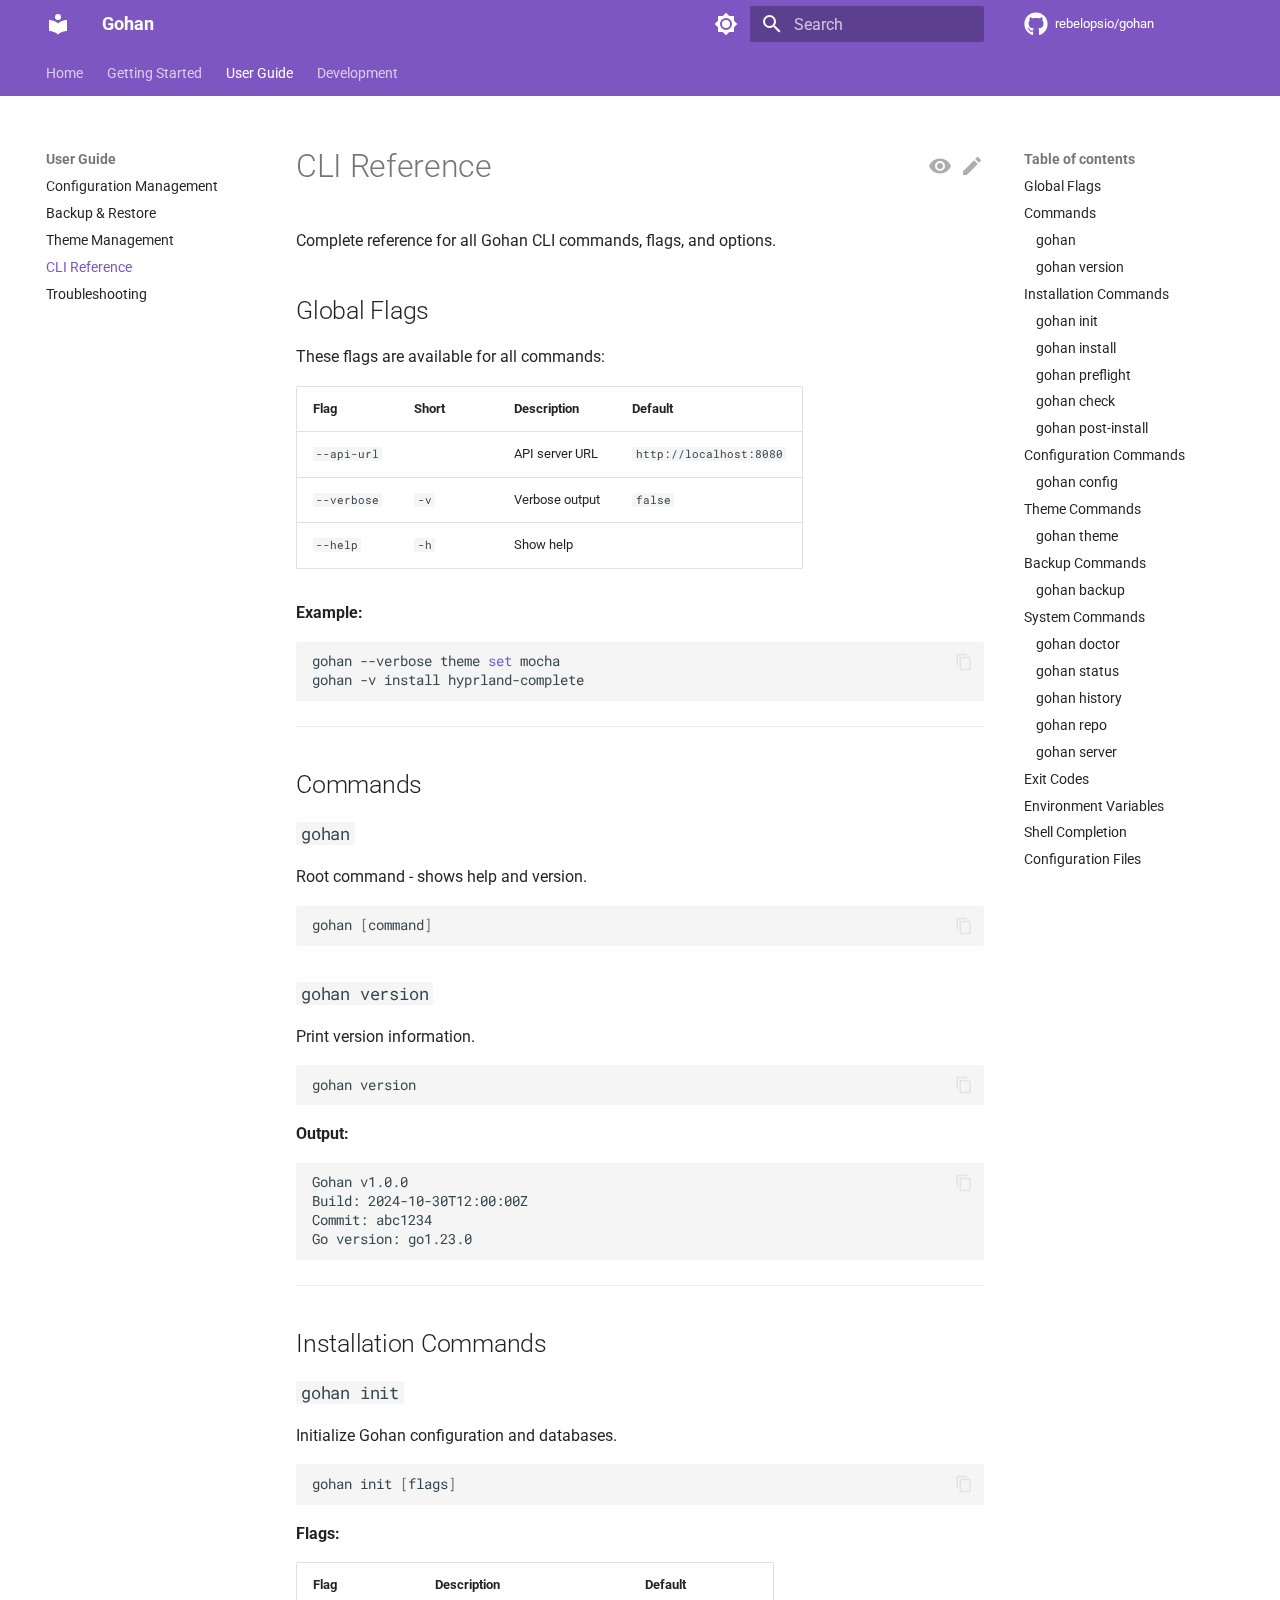
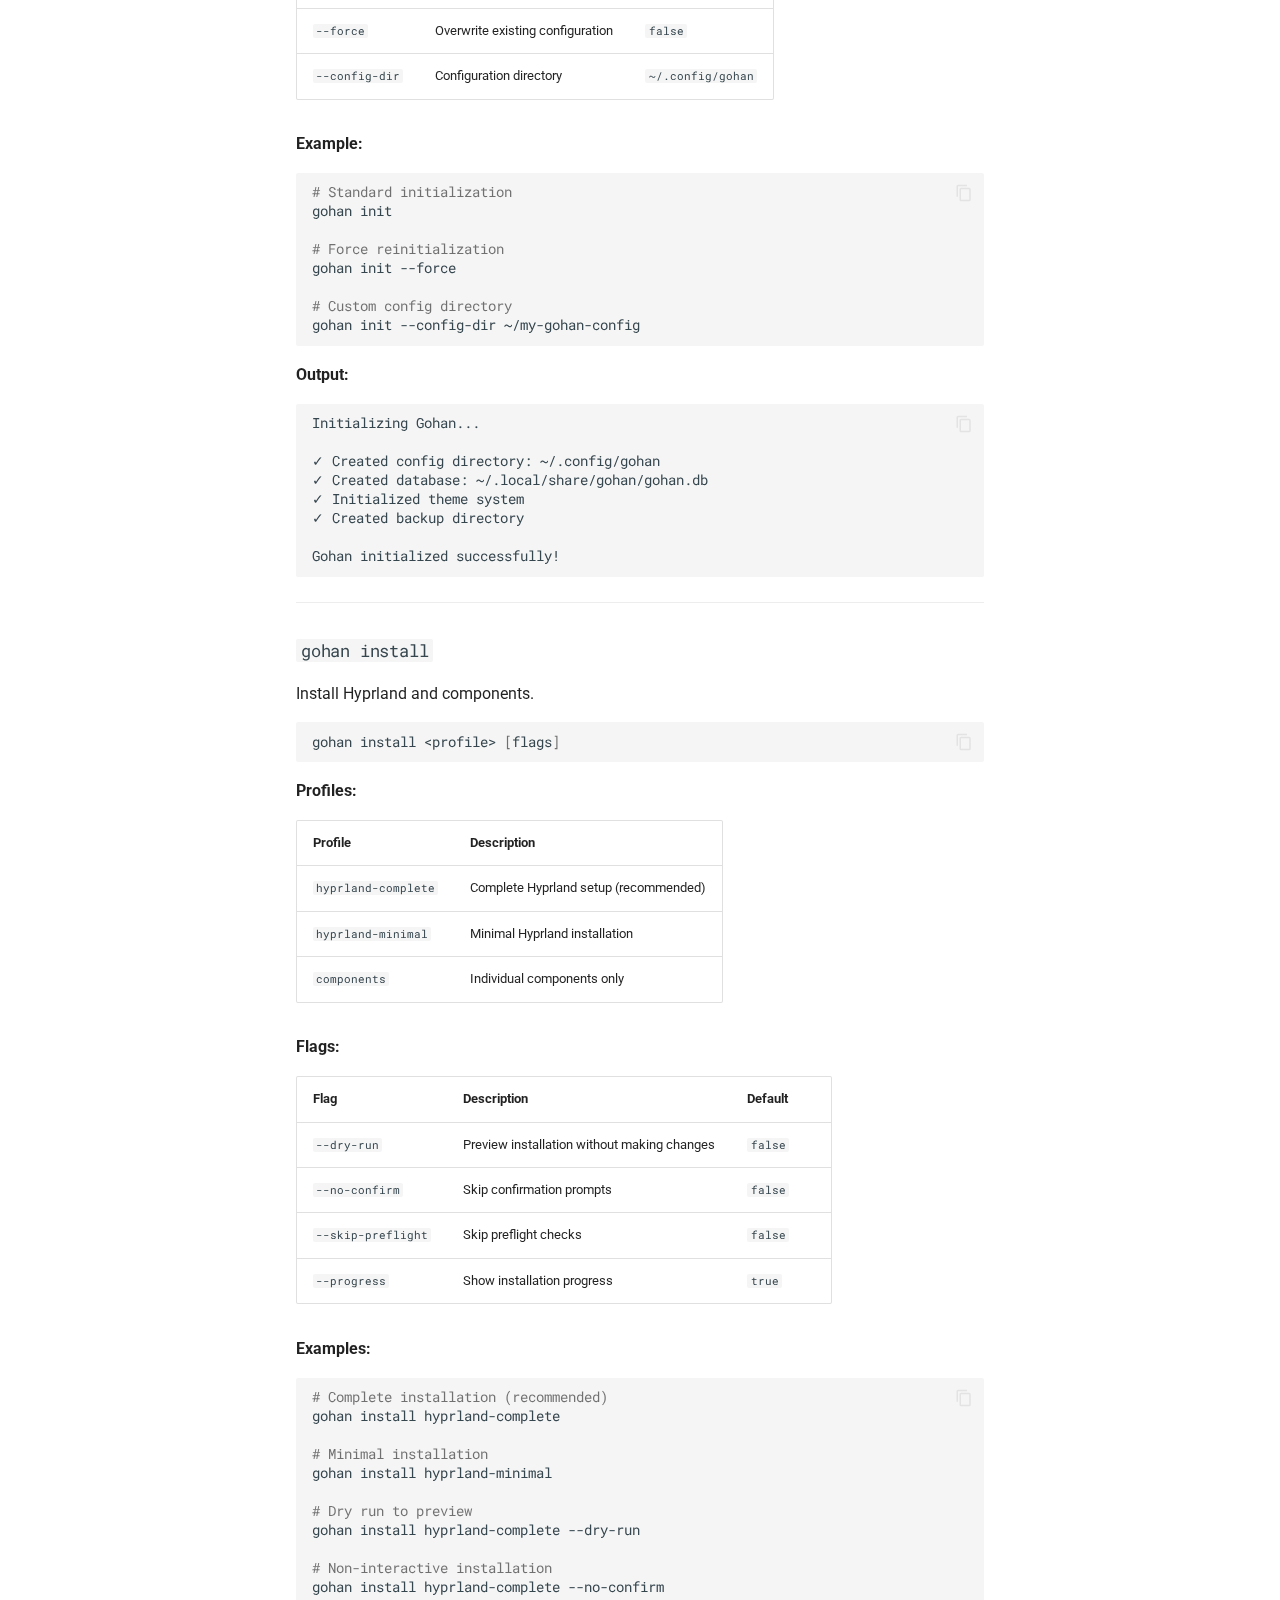
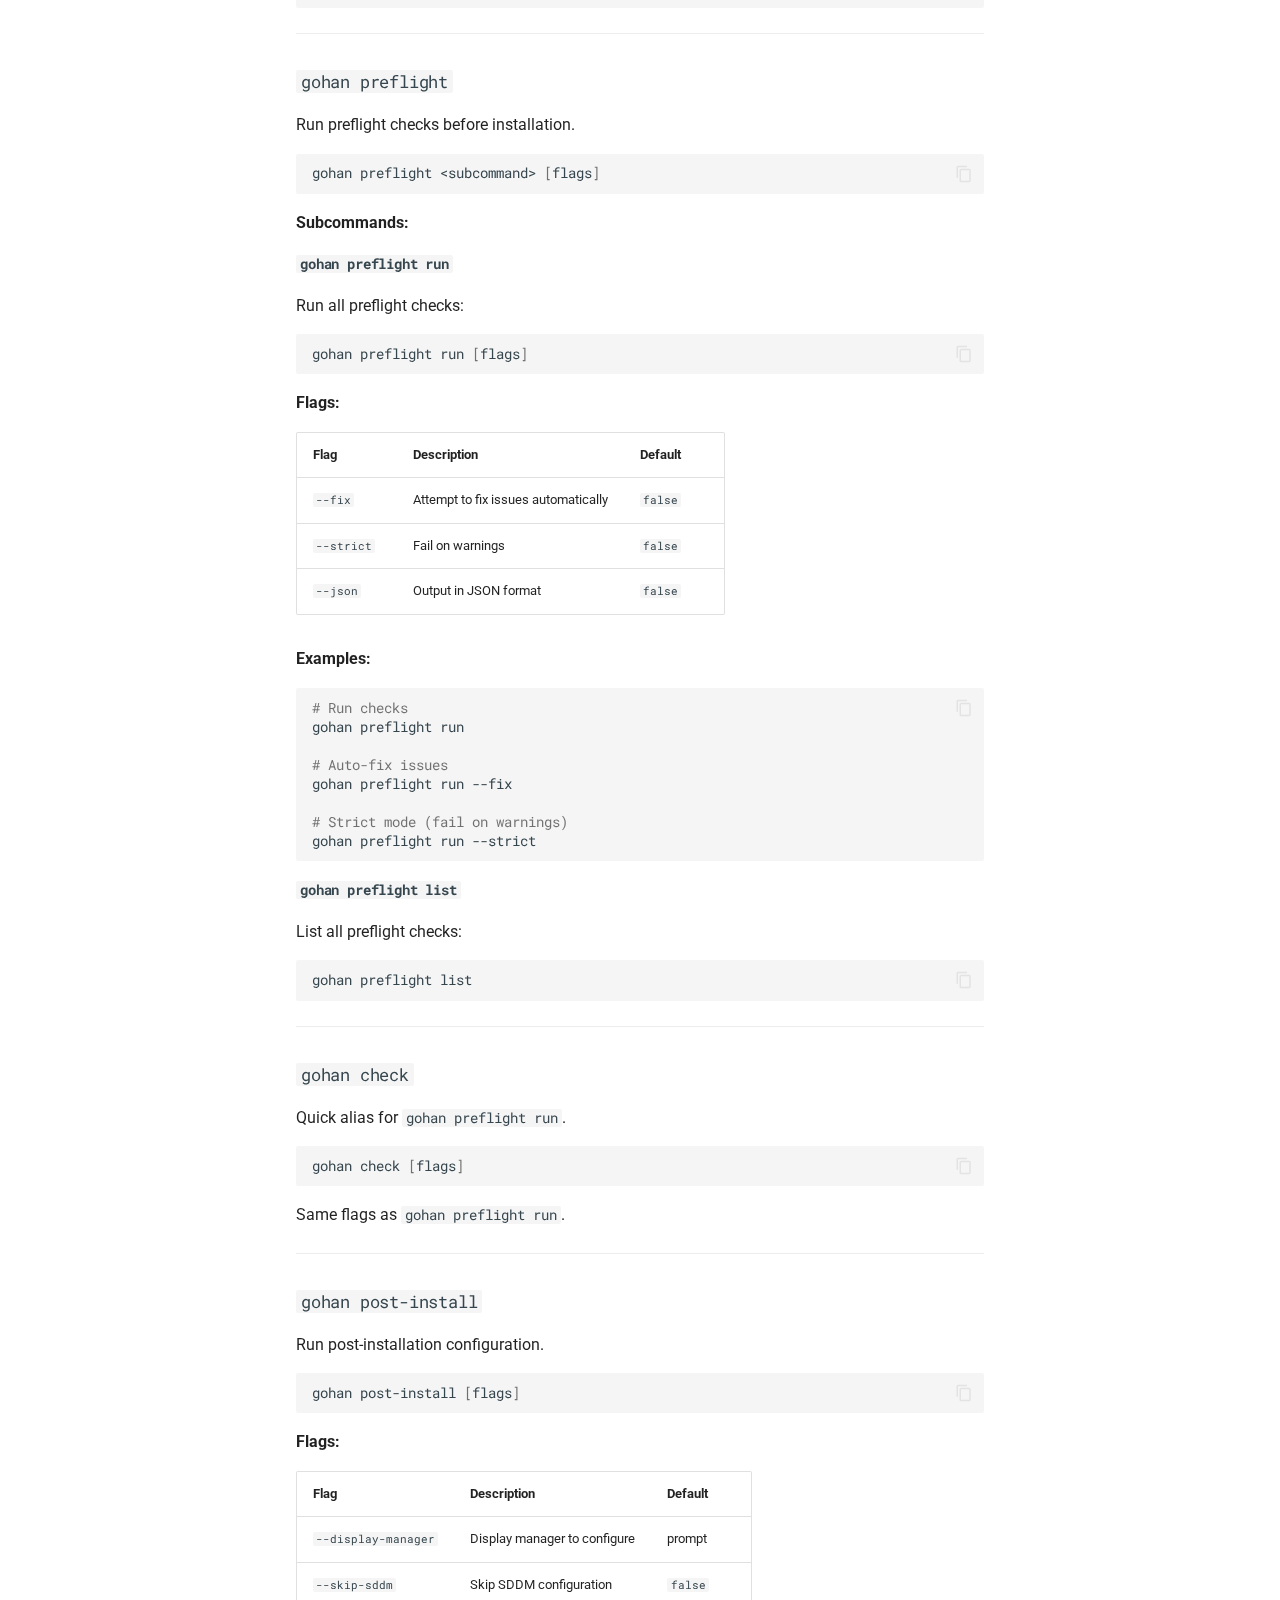
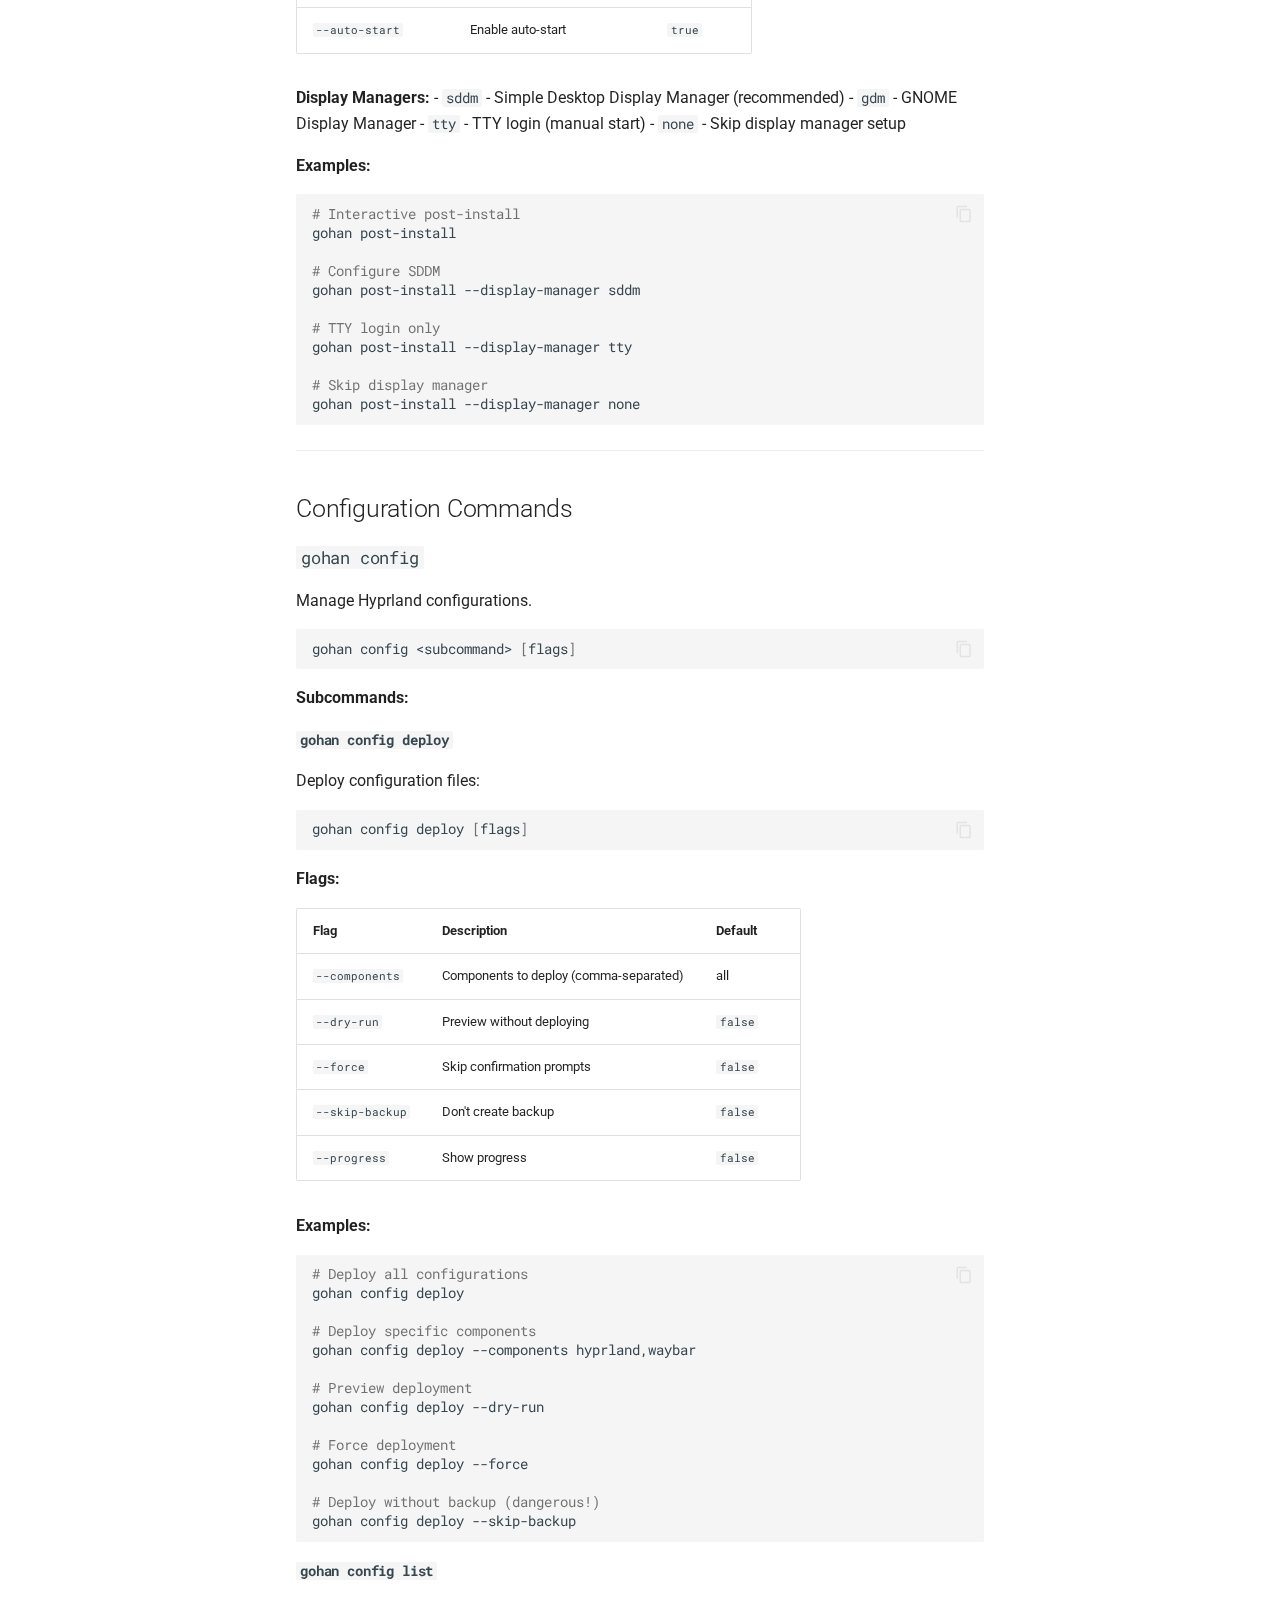
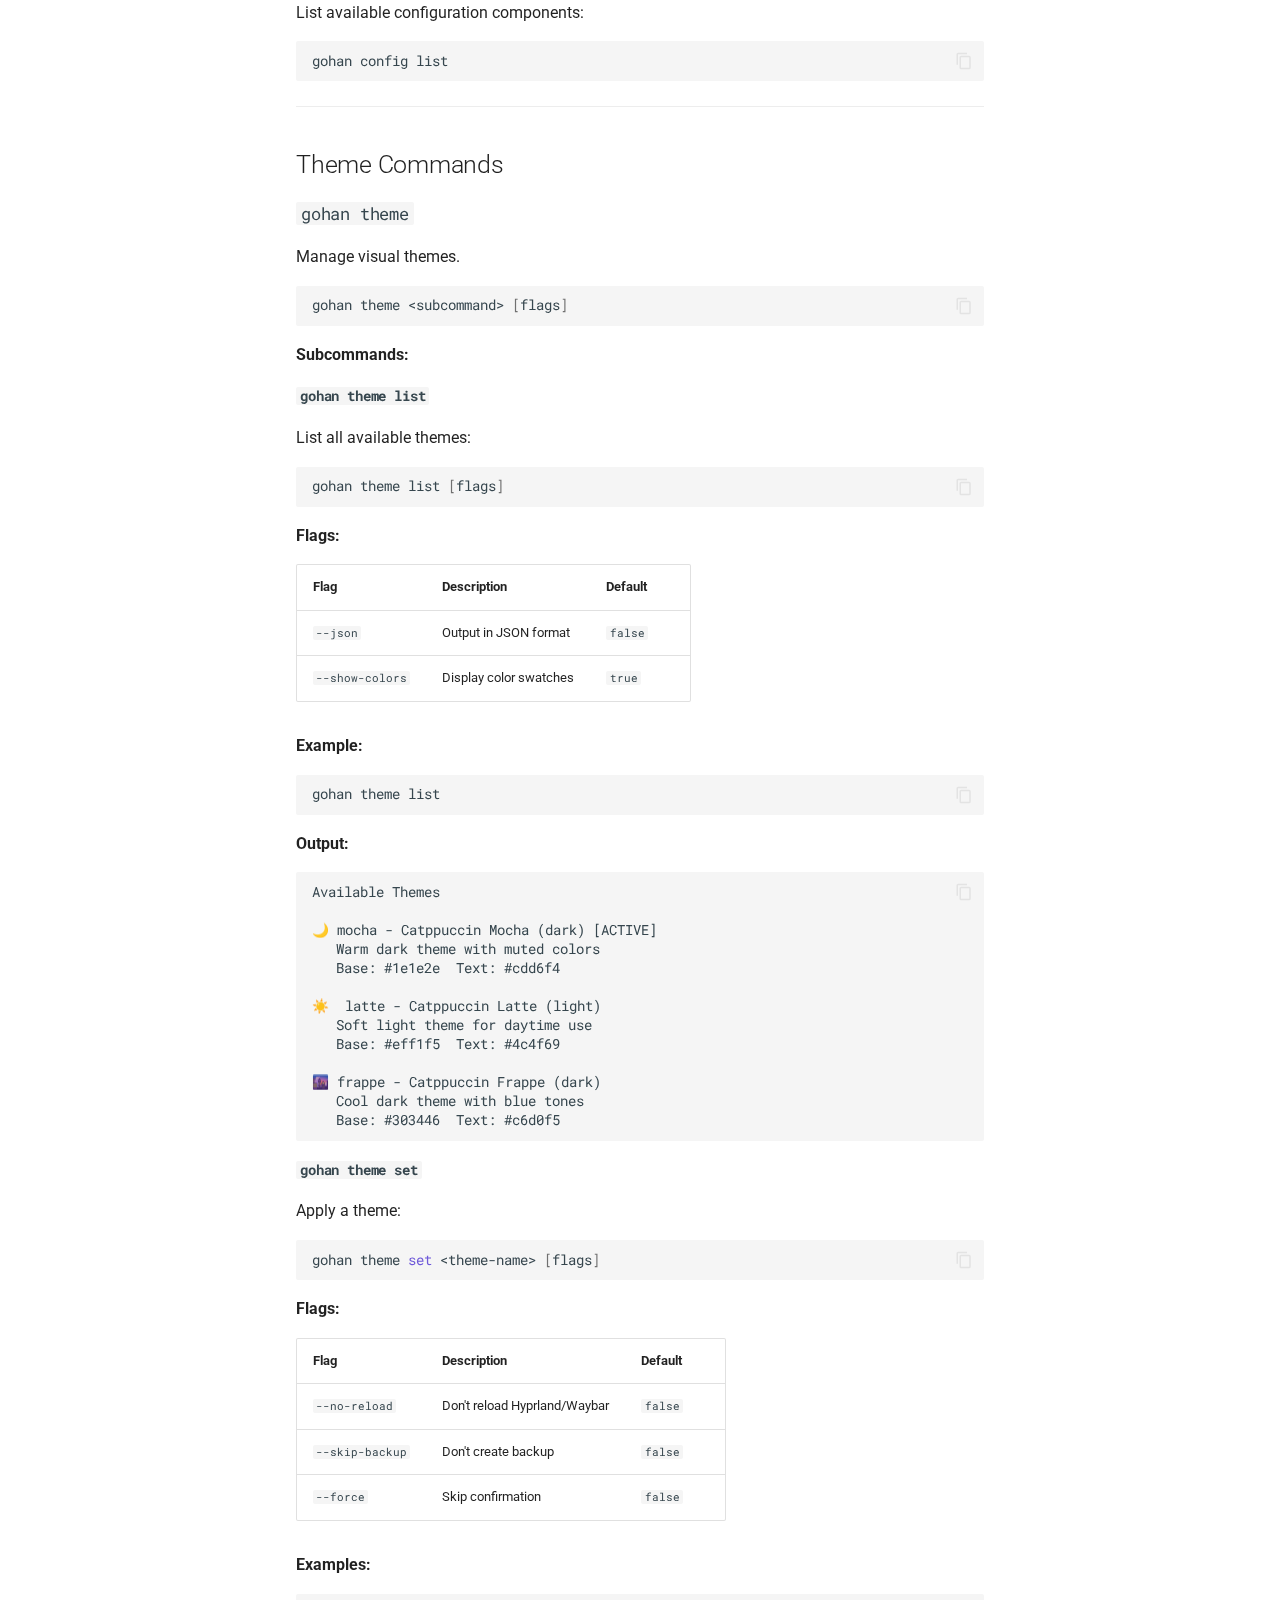
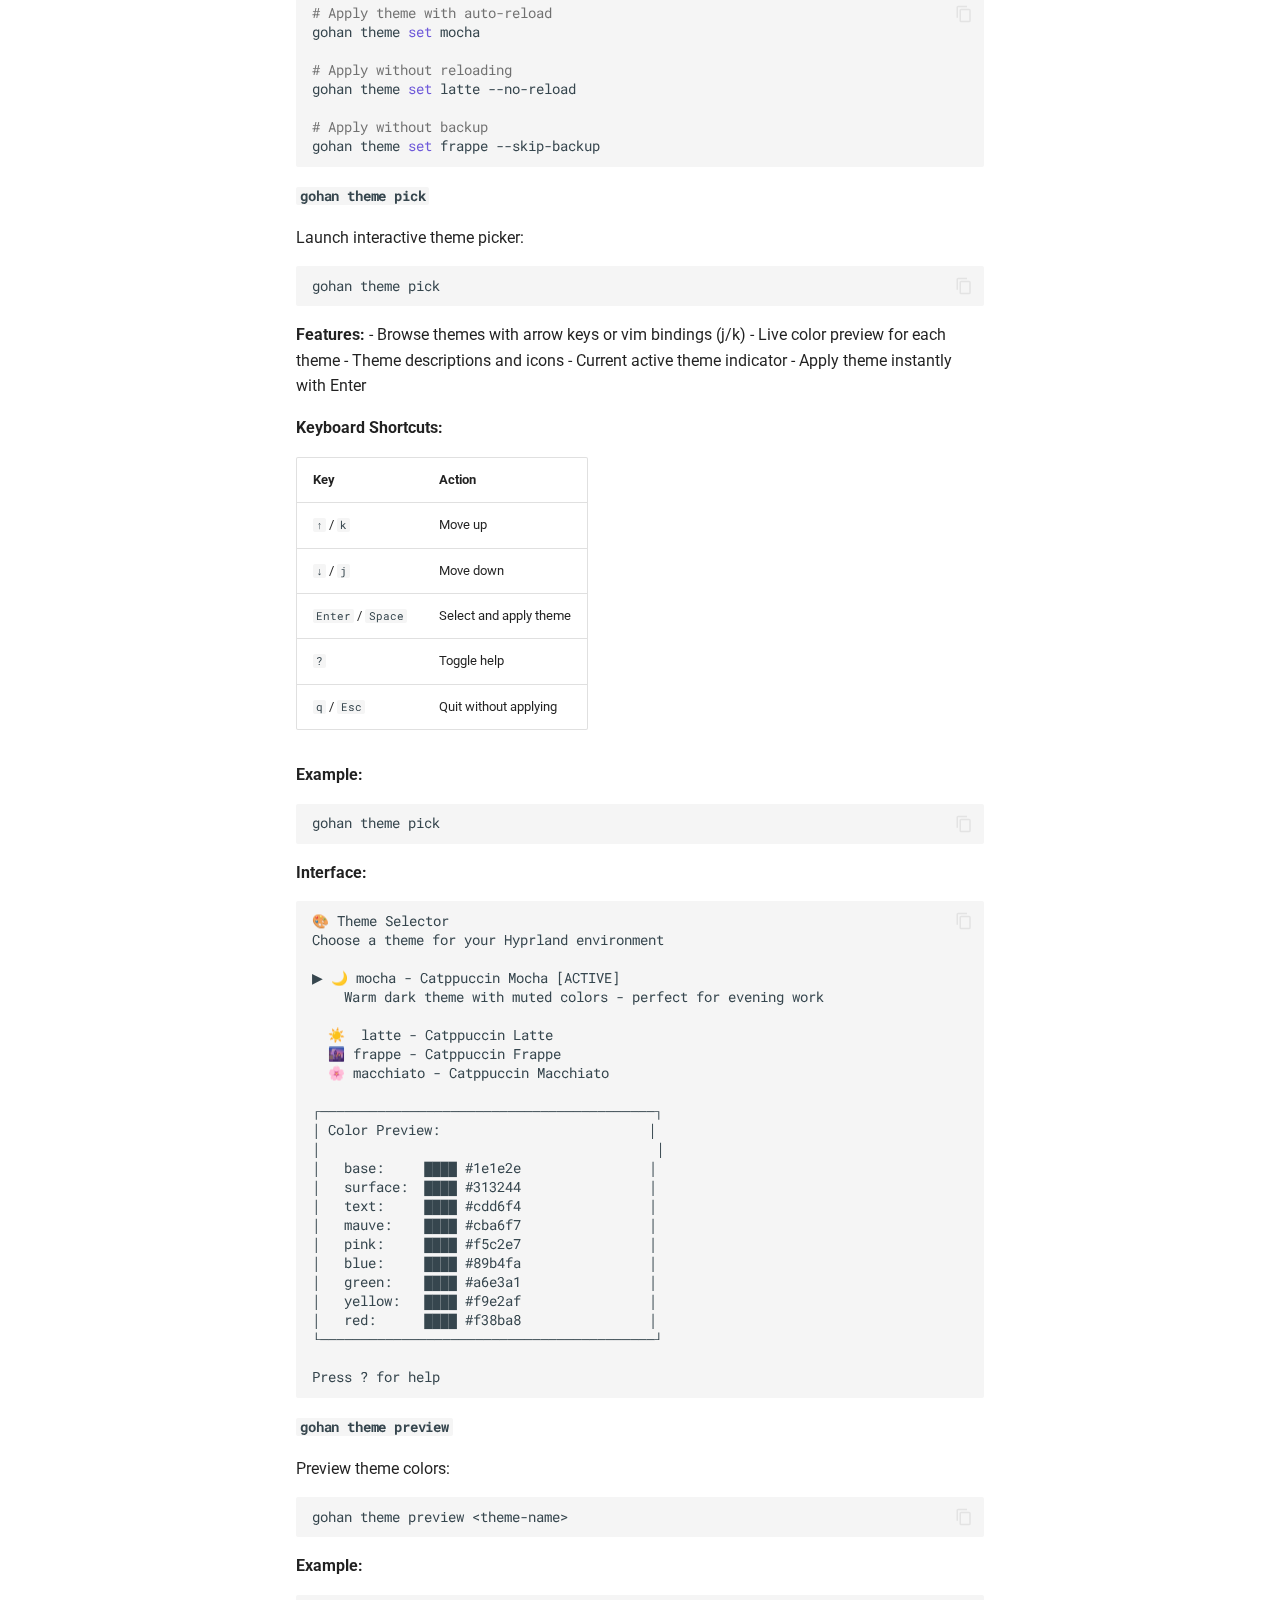
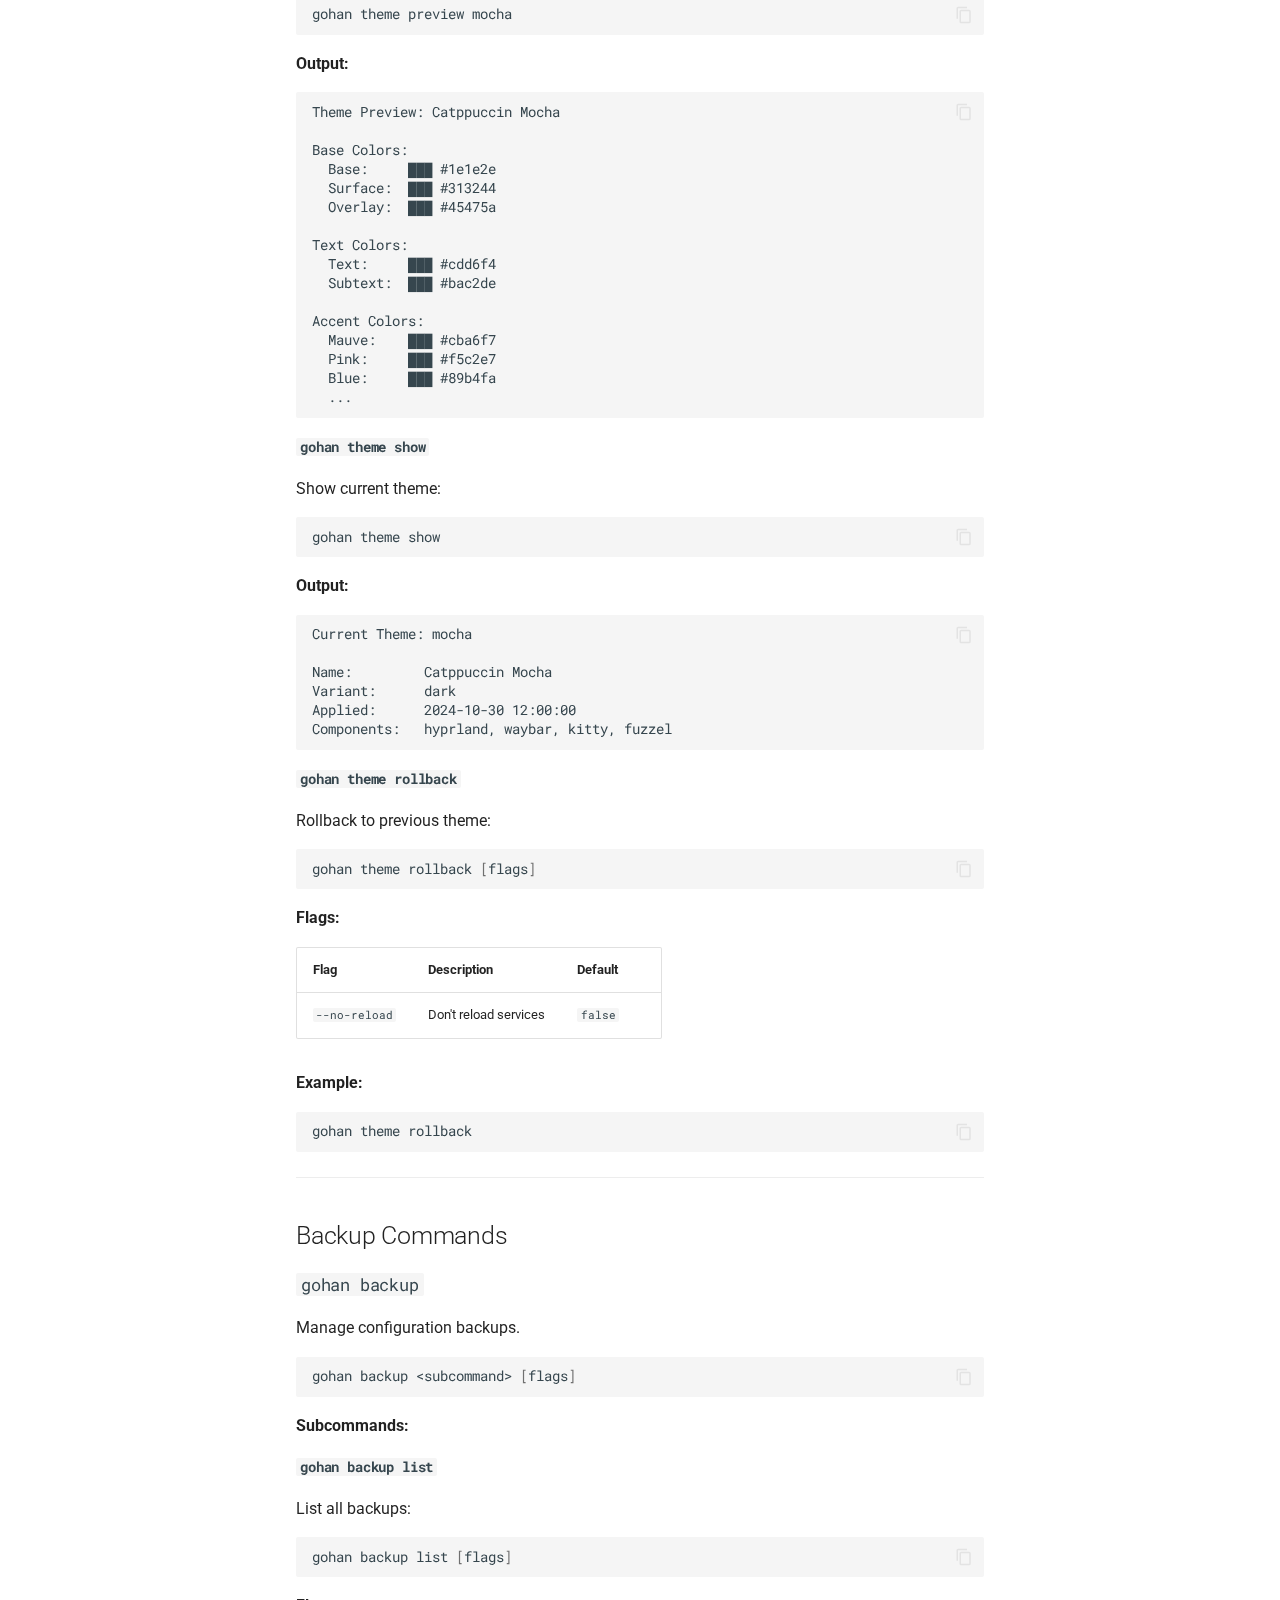
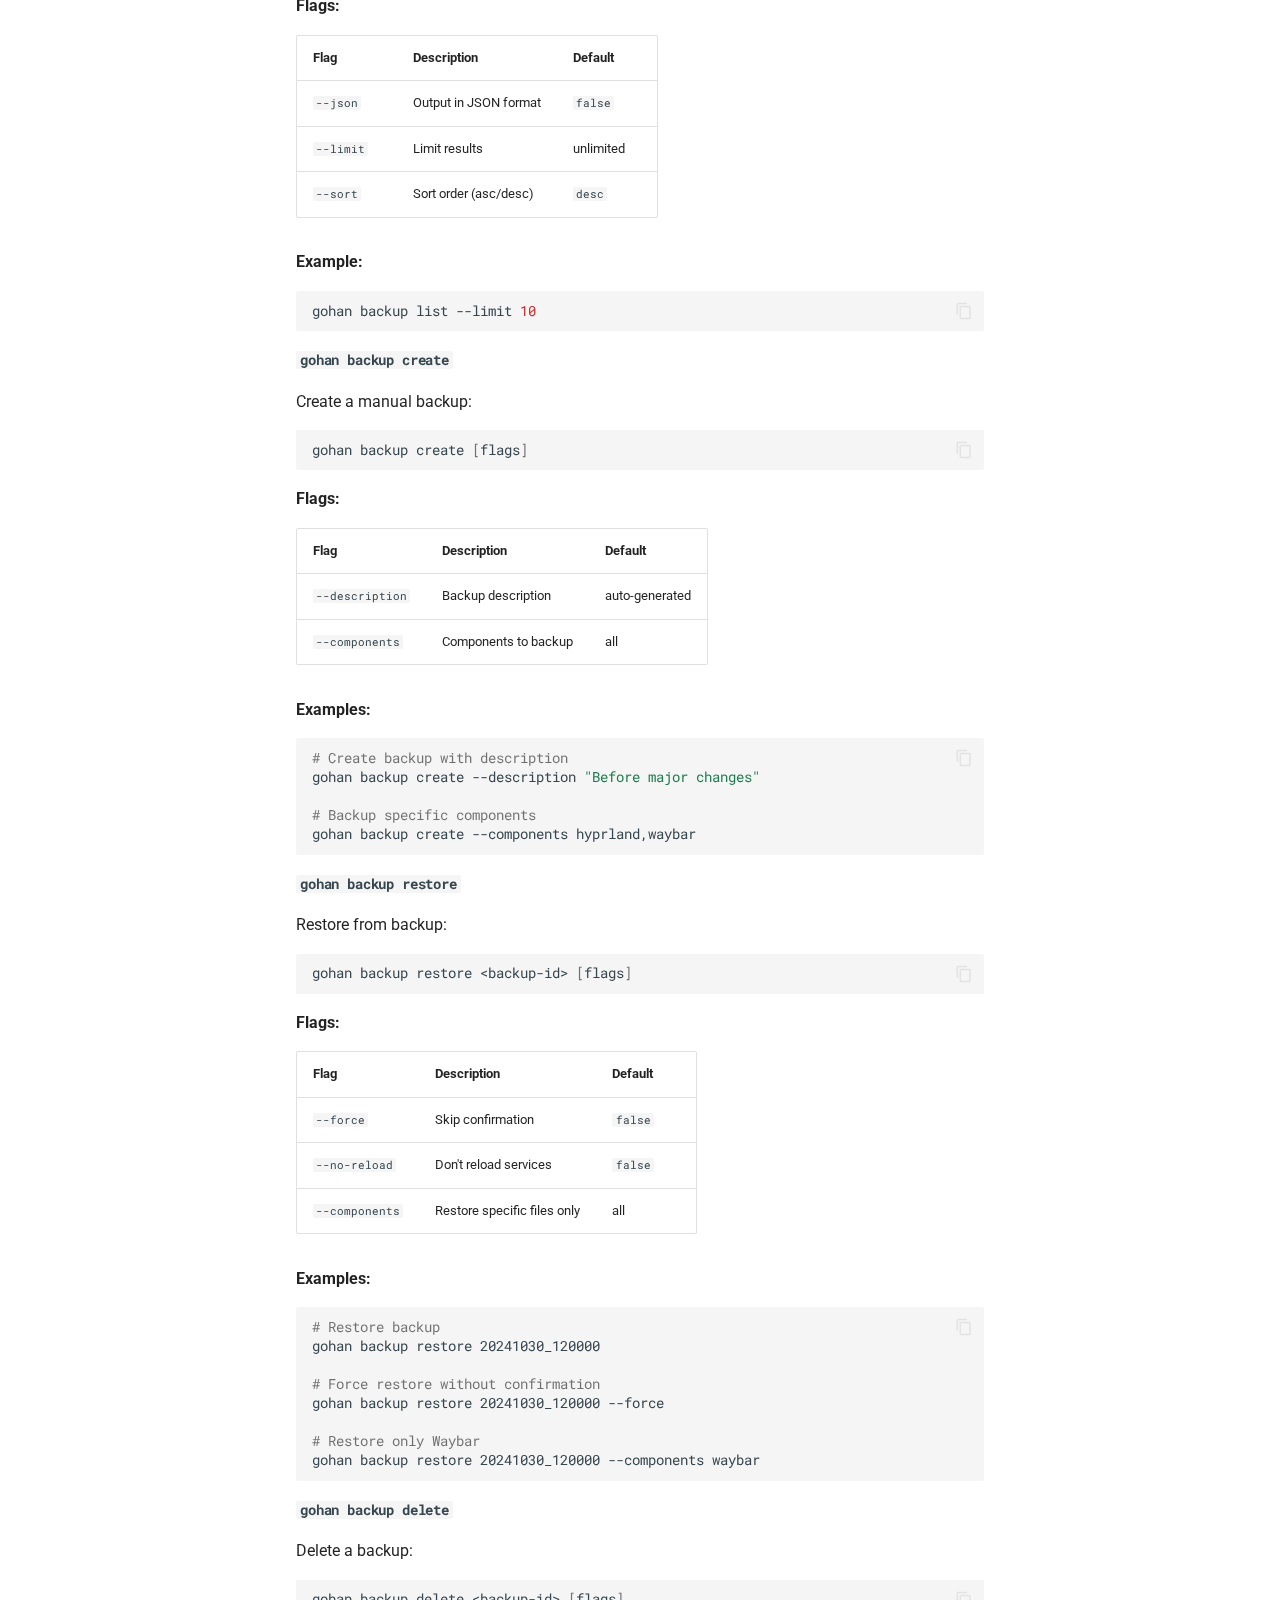
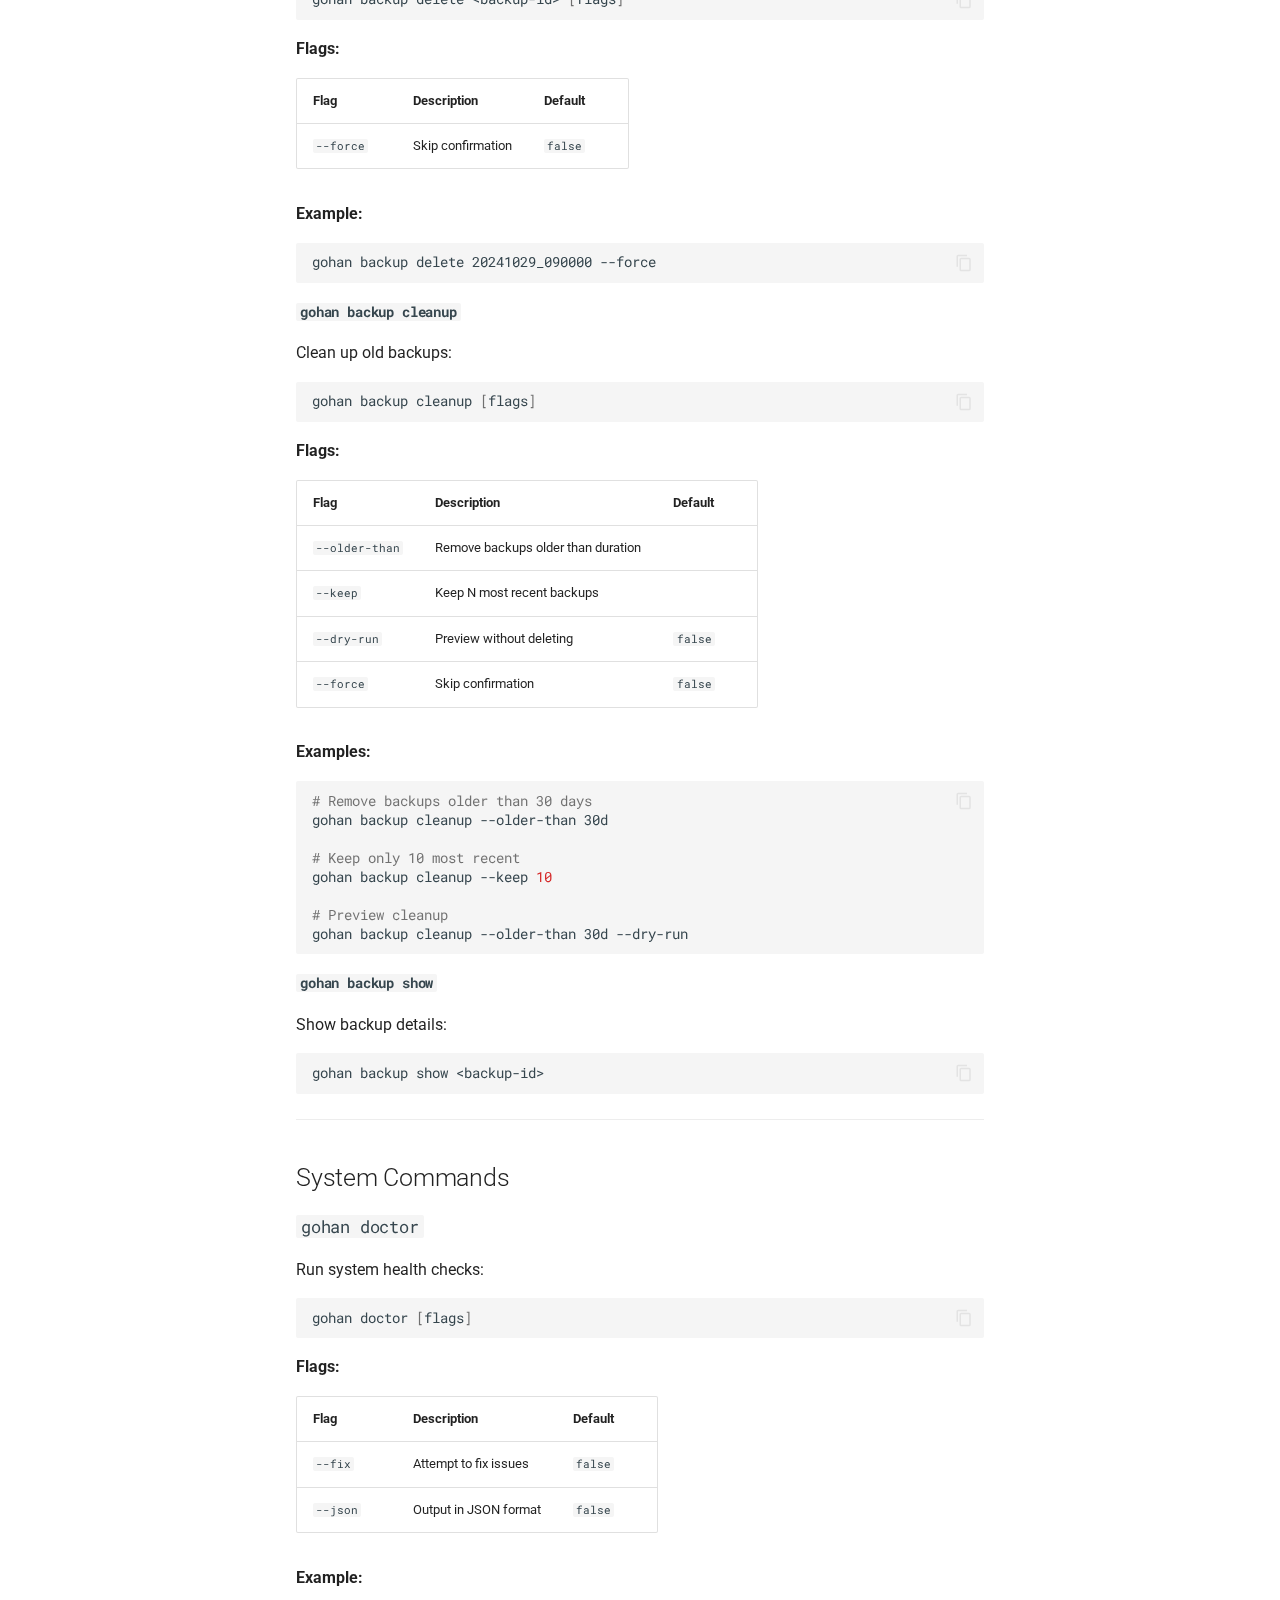
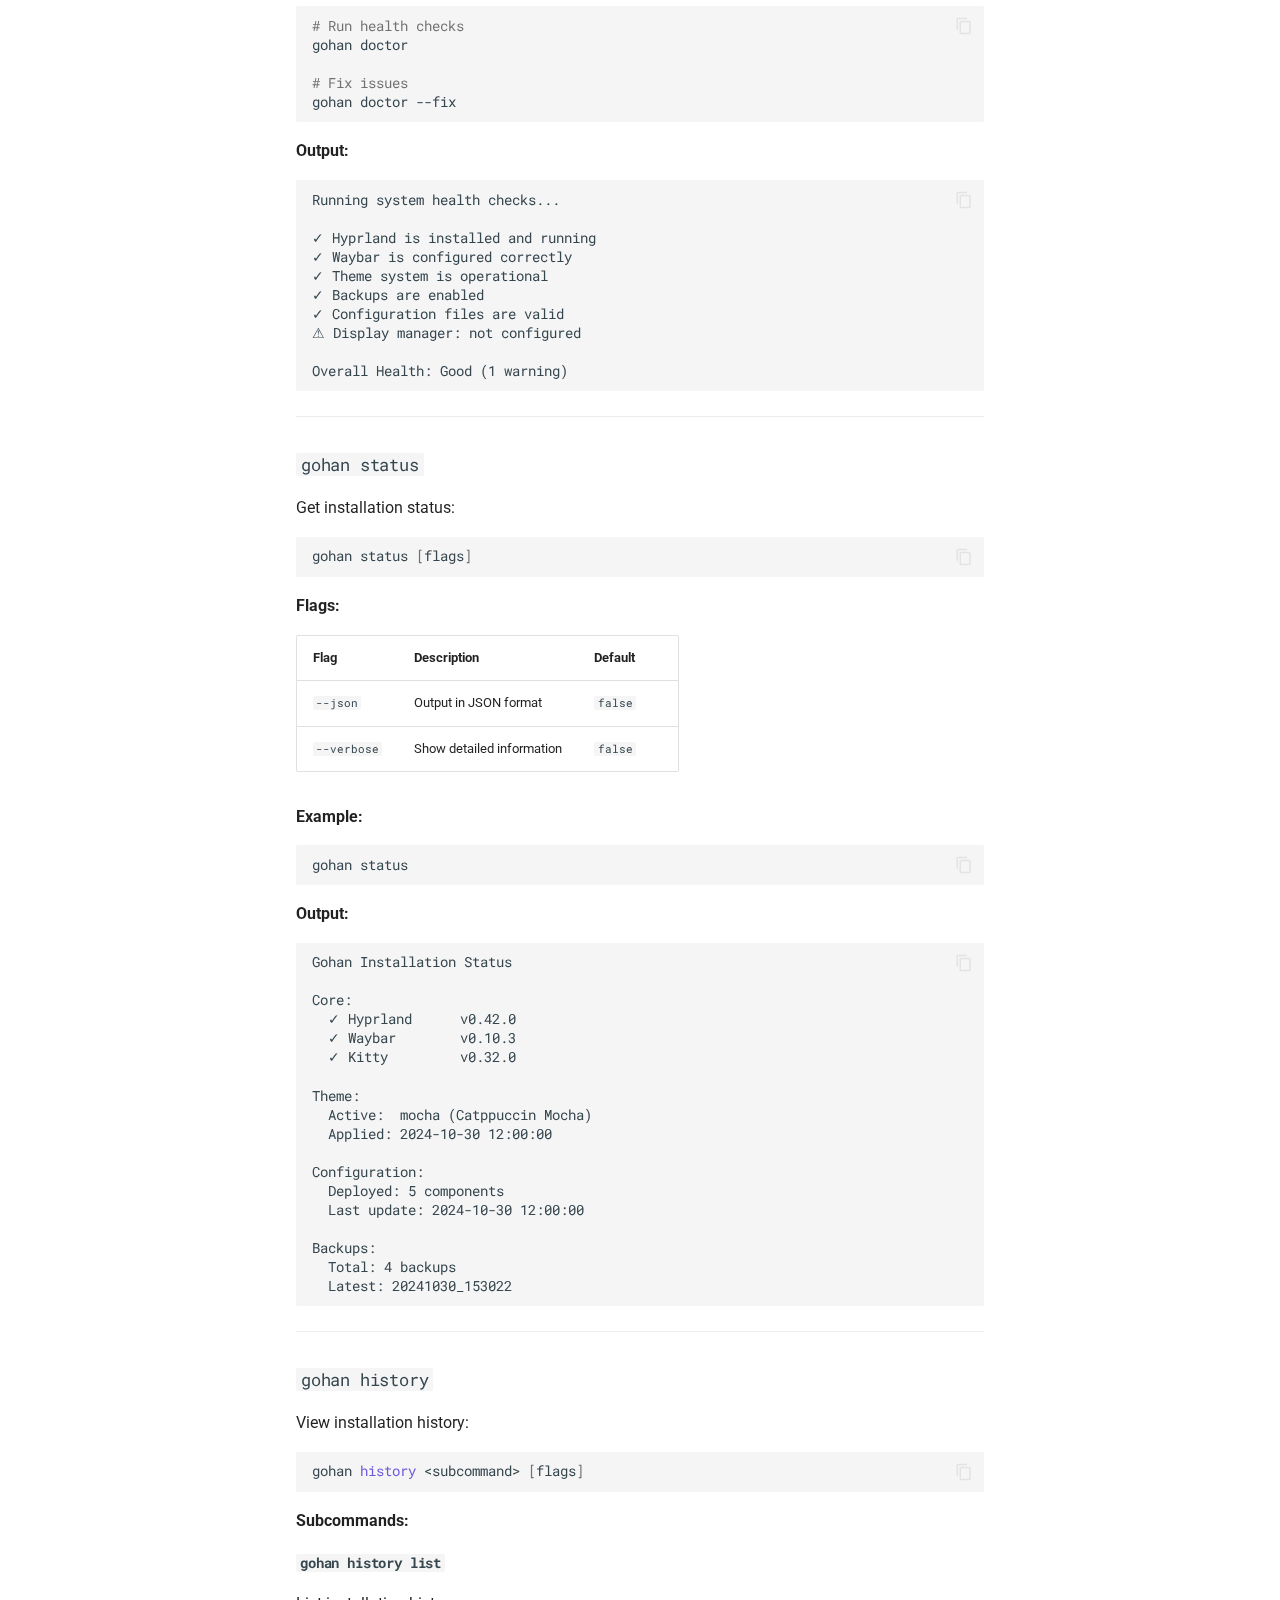
<file: cli-reference/index.html>
<!doctype html><html lang=en class=no-js> <head><meta charset=utf-8><meta name=viewport content="width=device-width,initial-scale=1"><meta name=description content="Hyprland Environment Manager - Automated installation, beautiful theming, and seamless configuration management"><meta name=author content=RebelOps><link href=https://rebelopsio.github.io/gohan/cli-reference/ rel=canonical><link href=../theme-management/ rel=prev><link href=../troubleshooting/ rel=next><link rel=icon href=../assets/images/favicon.png><meta name=generator content="mkdocs-1.6.1, mkdocs-material-9.6.23"><title>CLI Reference - Gohan</title><link rel=stylesheet href=../assets/stylesheets/main.84d31ad4.min.css><link rel=stylesheet href=../assets/stylesheets/palette.06af60db.min.css><link rel=preconnect href=https://fonts.gstatic.com crossorigin><link rel=stylesheet href="https://fonts.googleapis.com/css?family=Roboto:300,300i,400,400i,700,700i%7CRoboto+Mono:400,400i,700,700i&display=fallback"><style>:root{--md-text-font:"Roboto";--md-code-font:"Roboto Mono"}</style><script>__md_scope=new URL("..",location),__md_hash=e=>[...e].reduce(((e,_)=>(e<<5)-e+_.charCodeAt(0)),0),__md_get=(e,_=localStorage,t=__md_scope)=>JSON.parse(_.getItem(t.pathname+"."+e)),__md_set=(e,_,t=localStorage,a=__md_scope)=>{try{t.setItem(a.pathname+"."+e,JSON.stringify(_))}catch(e){}}</script></head> <body dir=ltr data-md-color-scheme=default data-md-color-primary=deep-purple data-md-color-accent=purple> <input class=md-toggle data-md-toggle=drawer type=checkbox id=__drawer autocomplete=off> <input class=md-toggle data-md-toggle=search type=checkbox id=__search autocomplete=off> <label class=md-overlay for=__drawer></label> <div data-md-component=skip> <a href=#cli-reference class=md-skip> Skip to content </a> </div> <div data-md-component=announce> </div> <header class=md-header data-md-component=header> <nav class="md-header__inner md-grid" aria-label=Header> <a href=.. title=Gohan class="md-header__button md-logo" aria-label=Gohan data-md-component=logo> <svg xmlns=http://www.w3.org/2000/svg viewbox="0 0 24 24"><path d="M12 8a3 3 0 0 0 3-3 3 3 0 0 0-3-3 3 3 0 0 0-3 3 3 3 0 0 0 3 3m0 3.54C9.64 9.35 6.5 8 3 8v11c3.5 0 6.64 1.35 9 3.54 2.36-2.19 5.5-3.54 9-3.54V8c-3.5 0-6.64 1.35-9 3.54"/></svg> </a> <label class="md-header__button md-icon" for=__drawer> <svg xmlns=http://www.w3.org/2000/svg viewbox="0 0 24 24"><path d="M3 6h18v2H3zm0 5h18v2H3zm0 5h18v2H3z"/></svg> </label> <div class=md-header__title data-md-component=header-title> <div class=md-header__ellipsis> <div class=md-header__topic> <span class=md-ellipsis> Gohan </span> </div> <div class=md-header__topic data-md-component=header-topic> <span class=md-ellipsis> CLI Reference </span> </div> </div> </div> <form class=md-header__option data-md-component=palette> <input class=md-option data-md-color-media="(prefers-color-scheme: light)" data-md-color-scheme=default data-md-color-primary=deep-purple data-md-color-accent=purple aria-label="Switch to dark mode" type=radio name=__palette id=__palette_0> <label class="md-header__button md-icon" title="Switch to dark mode" for=__palette_1 hidden> <svg xmlns=http://www.w3.org/2000/svg viewbox="0 0 24 24"><path d="M12 8a4 4 0 0 0-4 4 4 4 0 0 0 4 4 4 4 0 0 0 4-4 4 4 0 0 0-4-4m0 10a6 6 0 0 1-6-6 6 6 0 0 1 6-6 6 6 0 0 1 6 6 6 6 0 0 1-6 6m8-9.31V4h-4.69L12 .69 8.69 4H4v4.69L.69 12 4 15.31V20h4.69L12 23.31 15.31 20H20v-4.69L23.31 12z"/></svg> </label> <input class=md-option data-md-color-media="(prefers-color-scheme: dark)" data-md-color-scheme=slate data-md-color-primary=deep-purple data-md-color-accent=purple aria-label="Switch to light mode" type=radio name=__palette id=__palette_1> <label class="md-header__button md-icon" title="Switch to light mode" for=__palette_0 hidden> <svg xmlns=http://www.w3.org/2000/svg viewbox="0 0 24 24"><path d="M12 18c-.89 0-1.74-.2-2.5-.55C11.56 16.5 13 14.42 13 12s-1.44-4.5-3.5-5.45C10.26 6.2 11.11 6 12 6a6 6 0 0 1 6 6 6 6 0 0 1-6 6m8-9.31V4h-4.69L12 .69 8.69 4H4v4.69L.69 12 4 15.31V20h4.69L12 23.31 15.31 20H20v-4.69L23.31 12z"/></svg> </label> </form> <script>var palette=__md_get("__palette");if(palette&&palette.color){if("(prefers-color-scheme)"===palette.color.media){var media=matchMedia("(prefers-color-scheme: light)"),input=document.querySelector(media.matches?"[data-md-color-media='(prefers-color-scheme: light)']":"[data-md-color-media='(prefers-color-scheme: dark)']");palette.color.media=input.getAttribute("data-md-color-media"),palette.color.scheme=input.getAttribute("data-md-color-scheme"),palette.color.primary=input.getAttribute("data-md-color-primary"),palette.color.accent=input.getAttribute("data-md-color-accent")}for(var[key,value]of Object.entries(palette.color))document.body.setAttribute("data-md-color-"+key,value)}</script> <label class="md-header__button md-icon" for=__search> <svg xmlns=http://www.w3.org/2000/svg viewbox="0 0 24 24"><path d="M9.5 3A6.5 6.5 0 0 1 16 9.5c0 1.61-.59 3.09-1.56 4.23l.27.27h.79l5 5-1.5 1.5-5-5v-.79l-.27-.27A6.52 6.52 0 0 1 9.5 16 6.5 6.5 0 0 1 3 9.5 6.5 6.5 0 0 1 9.5 3m0 2C7 5 5 7 5 9.5S7 14 9.5 14 14 12 14 9.5 12 5 9.5 5"/></svg> </label> <div class=md-search data-md-component=search role=dialog> <label class=md-search__overlay for=__search></label> <div class=md-search__inner role=search> <form class=md-search__form name=search> <input type=text class=md-search__input name=query aria-label=Search placeholder=Search autocapitalize=off autocorrect=off autocomplete=off spellcheck=false data-md-component=search-query required> <label class="md-search__icon md-icon" for=__search> <svg xmlns=http://www.w3.org/2000/svg viewbox="0 0 24 24"><path d="M9.5 3A6.5 6.5 0 0 1 16 9.5c0 1.61-.59 3.09-1.56 4.23l.27.27h.79l5 5-1.5 1.5-5-5v-.79l-.27-.27A6.52 6.52 0 0 1 9.5 16 6.5 6.5 0 0 1 3 9.5 6.5 6.5 0 0 1 9.5 3m0 2C7 5 5 7 5 9.5S7 14 9.5 14 14 12 14 9.5 12 5 9.5 5"/></svg> <svg xmlns=http://www.w3.org/2000/svg viewbox="0 0 24 24"><path d="M20 11v2H8l5.5 5.5-1.42 1.42L4.16 12l7.92-7.92L13.5 5.5 8 11z"/></svg> </label> <nav class=md-search__options aria-label=Search> <a href=javascript:void(0) class="md-search__icon md-icon" title=Share aria-label=Share data-clipboard data-clipboard-text data-md-component=search-share tabindex=-1> <svg xmlns=http://www.w3.org/2000/svg viewbox="0 0 24 24"><path d="M18 16.08c-.76 0-1.44.3-1.96.77L8.91 12.7c.05-.23.09-.46.09-.7s-.04-.47-.09-.7l7.05-4.11c.54.5 1.25.81 2.04.81a3 3 0 0 0 3-3 3 3 0 0 0-3-3 3 3 0 0 0-3 3c0 .24.04.47.09.7L8.04 9.81C7.5 9.31 6.79 9 6 9a3 3 0 0 0-3 3 3 3 0 0 0 3 3c.79 0 1.5-.31 2.04-.81l7.12 4.15c-.05.21-.08.43-.08.66 0 1.61 1.31 2.91 2.92 2.91s2.92-1.3 2.92-2.91A2.92 2.92 0 0 0 18 16.08"/></svg> </a> <button type=reset class="md-search__icon md-icon" title=Clear aria-label=Clear tabindex=-1> <svg xmlns=http://www.w3.org/2000/svg viewbox="0 0 24 24"><path d="M19 6.41 17.59 5 12 10.59 6.41 5 5 6.41 10.59 12 5 17.59 6.41 19 12 13.41 17.59 19 19 17.59 13.41 12z"/></svg> </button> </nav> <div class=md-search__suggest data-md-component=search-suggest></div> </form> <div class=md-search__output> <div class=md-search__scrollwrap tabindex=0 data-md-scrollfix> <div class=md-search-result data-md-component=search-result> <div class=md-search-result__meta> Initializing search </div> <ol class=md-search-result__list role=presentation></ol> </div> </div> </div> </div> </div> <div class=md-header__source> <a href=https://github.com/rebelopsio/gohan title="Go to repository" class=md-source data-md-component=source> <div class="md-source__icon md-icon"> <svg xmlns=http://www.w3.org/2000/svg viewbox="0 0 512 512"><!-- Font Awesome Free 7.1.0 by @fontawesome - https://fontawesome.com License - https://fontawesome.com/license/free (Icons: CC BY 4.0, Fonts: SIL OFL 1.1, Code: MIT License) Copyright 2025 Fonticons, Inc.--><path d="M173.9 397.4c0 2-2.3 3.6-5.2 3.6-3.3.3-5.6-1.3-5.6-3.6 0-2 2.3-3.6 5.2-3.6 3-.3 5.6 1.3 5.6 3.6m-31.1-4.5c-.7 2 1.3 4.3 4.3 4.9 2.6 1 5.6 0 6.2-2s-1.3-4.3-4.3-5.2c-2.6-.7-5.5.3-6.2 2.3m44.2-1.7c-2.9.7-4.9 2.6-4.6 4.9.3 2 2.9 3.3 5.9 2.6 2.9-.7 4.9-2.6 4.6-4.6-.3-1.9-3-3.2-5.9-2.9M252.8 8C114.1 8 8 113.3 8 252c0 110.9 69.8 205.8 169.5 239.2 12.8 2.3 17.3-5.6 17.3-12.1 0-6.2-.3-40.4-.3-61.4 0 0-70 15-84.7-29.8 0 0-11.4-29.1-27.8-36.6 0 0-22.9-15.7 1.6-15.4 0 0 24.9 2 38.6 25.8 21.9 38.6 58.6 27.5 72.9 20.9 2.3-16 8.8-27.1 16-33.7-55.9-6.2-112.3-14.3-112.3-110.5 0-27.5 7.6-41.3 23.6-58.9-2.6-6.5-11.1-33.3 2.6-67.9 20.9-6.5 69 27 69 27 20-5.6 41.5-8.5 62.8-8.5s42.8 2.9 62.8 8.5c0 0 48.1-33.6 69-27 13.7 34.7 5.2 61.4 2.6 67.9 16 17.7 25.8 31.5 25.8 58.9 0 96.5-58.9 104.2-114.8 110.5 9.2 7.9 17 22.9 17 46.4 0 33.7-.3 75.4-.3 83.6 0 6.5 4.6 14.4 17.3 12.1C436.2 457.8 504 362.9 504 252 504 113.3 391.5 8 252.8 8M105.2 352.9c-1.3 1-1 3.3.7 5.2 1.6 1.6 3.9 2.3 5.2 1 1.3-1 1-3.3-.7-5.2-1.6-1.6-3.9-2.3-5.2-1m-10.8-8.1c-.7 1.3.3 2.9 2.3 3.9 1.6 1 3.6.7 4.3-.7.7-1.3-.3-2.9-2.3-3.9-2-.6-3.6-.3-4.3.7m32.4 35.6c-1.6 1.3-1 4.3 1.3 6.2 2.3 2.3 5.2 2.6 6.5 1 1.3-1.3.7-4.3-1.3-6.2-2.2-2.3-5.2-2.6-6.5-1m-11.4-14.7c-1.6 1-1.6 3.6 0 5.9s4.3 3.3 5.6 2.3c1.6-1.3 1.6-3.9 0-6.2-1.4-2.3-4-3.3-5.6-2"/></svg> </div> <div class=md-source__repository> rebelopsio/gohan </div> </a> </div> </nav> </header> <div class=md-container data-md-component=container> <nav class=md-tabs aria-label=Tabs data-md-component=tabs> <div class=md-grid> <ul class=md-tabs__list> <li class=md-tabs__item> <a href=.. class=md-tabs__link> Home </a> </li> <li class=md-tabs__item> <a href=../installation/ class=md-tabs__link> Getting Started </a> </li> <li class="md-tabs__item md-tabs__item--active"> <a href=../configuration-management/ class=md-tabs__link> User Guide </a> </li> <li class=md-tabs__item> <a href=../development/ class=md-tabs__link> Development </a> </li> </ul> </div> </nav> <main class=md-main data-md-component=main> <div class="md-main__inner md-grid"> <div class="md-sidebar md-sidebar--primary" data-md-component=sidebar data-md-type=navigation> <div class=md-sidebar__scrollwrap> <div class=md-sidebar__inner> <nav class="md-nav md-nav--primary md-nav--lifted" aria-label=Navigation data-md-level=0> <label class=md-nav__title for=__drawer> <a href=.. title=Gohan class="md-nav__button md-logo" aria-label=Gohan data-md-component=logo> <svg xmlns=http://www.w3.org/2000/svg viewbox="0 0 24 24"><path d="M12 8a3 3 0 0 0 3-3 3 3 0 0 0-3-3 3 3 0 0 0-3 3 3 3 0 0 0 3 3m0 3.54C9.64 9.35 6.5 8 3 8v11c3.5 0 6.64 1.35 9 3.54 2.36-2.19 5.5-3.54 9-3.54V8c-3.5 0-6.64 1.35-9 3.54"/></svg> </a> Gohan </label> <div class=md-nav__source> <a href=https://github.com/rebelopsio/gohan title="Go to repository" class=md-source data-md-component=source> <div class="md-source__icon md-icon"> <svg xmlns=http://www.w3.org/2000/svg viewbox="0 0 512 512"><!-- Font Awesome Free 7.1.0 by @fontawesome - https://fontawesome.com License - https://fontawesome.com/license/free (Icons: CC BY 4.0, Fonts: SIL OFL 1.1, Code: MIT License) Copyright 2025 Fonticons, Inc.--><path d="M173.9 397.4c0 2-2.3 3.6-5.2 3.6-3.3.3-5.6-1.3-5.6-3.6 0-2 2.3-3.6 5.2-3.6 3-.3 5.6 1.3 5.6 3.6m-31.1-4.5c-.7 2 1.3 4.3 4.3 4.9 2.6 1 5.6 0 6.2-2s-1.3-4.3-4.3-5.2c-2.6-.7-5.5.3-6.2 2.3m44.2-1.7c-2.9.7-4.9 2.6-4.6 4.9.3 2 2.9 3.3 5.9 2.6 2.9-.7 4.9-2.6 4.6-4.6-.3-1.9-3-3.2-5.9-2.9M252.8 8C114.1 8 8 113.3 8 252c0 110.9 69.8 205.8 169.5 239.2 12.8 2.3 17.3-5.6 17.3-12.1 0-6.2-.3-40.4-.3-61.4 0 0-70 15-84.7-29.8 0 0-11.4-29.1-27.8-36.6 0 0-22.9-15.7 1.6-15.4 0 0 24.9 2 38.6 25.8 21.9 38.6 58.6 27.5 72.9 20.9 2.3-16 8.8-27.1 16-33.7-55.9-6.2-112.3-14.3-112.3-110.5 0-27.5 7.6-41.3 23.6-58.9-2.6-6.5-11.1-33.3 2.6-67.9 20.9-6.5 69 27 69 27 20-5.6 41.5-8.5 62.8-8.5s42.8 2.9 62.8 8.5c0 0 48.1-33.6 69-27 13.7 34.7 5.2 61.4 2.6 67.9 16 17.7 25.8 31.5 25.8 58.9 0 96.5-58.9 104.2-114.8 110.5 9.2 7.9 17 22.9 17 46.4 0 33.7-.3 75.4-.3 83.6 0 6.5 4.6 14.4 17.3 12.1C436.2 457.8 504 362.9 504 252 504 113.3 391.5 8 252.8 8M105.2 352.9c-1.3 1-1 3.3.7 5.2 1.6 1.6 3.9 2.3 5.2 1 1.3-1 1-3.3-.7-5.2-1.6-1.6-3.9-2.3-5.2-1m-10.8-8.1c-.7 1.3.3 2.9 2.3 3.9 1.6 1 3.6.7 4.3-.7.7-1.3-.3-2.9-2.3-3.9-2-.6-3.6-.3-4.3.7m32.4 35.6c-1.6 1.3-1 4.3 1.3 6.2 2.3 2.3 5.2 2.6 6.5 1 1.3-1.3.7-4.3-1.3-6.2-2.2-2.3-5.2-2.6-6.5-1m-11.4-14.7c-1.6 1-1.6 3.6 0 5.9s4.3 3.3 5.6 2.3c1.6-1.3 1.6-3.9 0-6.2-1.4-2.3-4-3.3-5.6-2"/></svg> </div> <div class=md-source__repository> rebelopsio/gohan </div> </a> </div> <ul class=md-nav__list data-md-scrollfix> <li class=md-nav__item> <a href=.. class=md-nav__link> <span class=md-ellipsis> Home </span> </a> </li> <li class="md-nav__item md-nav__item--nested"> <input class="md-nav__toggle md-toggle md-toggle--indeterminate" type=checkbox id=__nav_2> <label class=md-nav__link for=__nav_2 id=__nav_2_label tabindex=0> <span class=md-ellipsis> Getting Started </span> <span class="md-nav__icon md-icon"></span> </label> <nav class=md-nav data-md-level=1 aria-labelledby=__nav_2_label aria-expanded=false> <label class=md-nav__title for=__nav_2> <span class="md-nav__icon md-icon"></span> Getting Started </label> <ul class=md-nav__list data-md-scrollfix> <li class=md-nav__item> <a href=../installation/ class=md-nav__link> <span class=md-ellipsis> Installation </span> </a> </li> </ul> </nav> </li> <li class="md-nav__item md-nav__item--active md-nav__item--section md-nav__item--nested"> <input class="md-nav__toggle md-toggle " type=checkbox id=__nav_3 checked> <label class=md-nav__link for=__nav_3 id=__nav_3_label tabindex> <span class=md-ellipsis> User Guide </span> <span class="md-nav__icon md-icon"></span> </label> <nav class=md-nav data-md-level=1 aria-labelledby=__nav_3_label aria-expanded=true> <label class=md-nav__title for=__nav_3> <span class="md-nav__icon md-icon"></span> User Guide </label> <ul class=md-nav__list data-md-scrollfix> <li class=md-nav__item> <a href=../configuration-management/ class=md-nav__link> <span class=md-ellipsis> Configuration Management </span> </a> </li> <li class=md-nav__item> <a href=../backup-restore/ class=md-nav__link> <span class=md-ellipsis> Backup & Restore </span> </a> </li> <li class=md-nav__item> <a href=../theme-management/ class=md-nav__link> <span class=md-ellipsis> Theme Management </span> </a> </li> <li class="md-nav__item md-nav__item--active"> <input class="md-nav__toggle md-toggle" type=checkbox id=__toc> <label class="md-nav__link md-nav__link--active" for=__toc> <span class=md-ellipsis> CLI Reference </span> <span class="md-nav__icon md-icon"></span> </label> <a href=./ class="md-nav__link md-nav__link--active"> <span class=md-ellipsis> CLI Reference </span> </a> <nav class="md-nav md-nav--secondary" aria-label="Table of contents"> <label class=md-nav__title for=__toc> <span class="md-nav__icon md-icon"></span> Table of contents </label> <ul class=md-nav__list data-md-component=toc data-md-scrollfix> <li class=md-nav__item> <a href=#global-flags class=md-nav__link> <span class=md-ellipsis> Global Flags </span> </a> </li> <li class=md-nav__item> <a href=#commands class=md-nav__link> <span class=md-ellipsis> Commands </span> </a> <nav class=md-nav aria-label=Commands> <ul class=md-nav__list> <li class=md-nav__item> <a href=#gohan class=md-nav__link> <span class=md-ellipsis> gohan </span> </a> </li> <li class=md-nav__item> <a href=#gohan-version class=md-nav__link> <span class=md-ellipsis> gohan version </span> </a> </li> </ul> </nav> </li> <li class=md-nav__item> <a href=#installation-commands class=md-nav__link> <span class=md-ellipsis> Installation Commands </span> </a> <nav class=md-nav aria-label="Installation Commands"> <ul class=md-nav__list> <li class=md-nav__item> <a href=#gohan-init class=md-nav__link> <span class=md-ellipsis> gohan init </span> </a> </li> <li class=md-nav__item> <a href=#gohan-install class=md-nav__link> <span class=md-ellipsis> gohan install </span> </a> </li> <li class=md-nav__item> <a href=#gohan-preflight class=md-nav__link> <span class=md-ellipsis> gohan preflight </span> </a> </li> <li class=md-nav__item> <a href=#gohan-check class=md-nav__link> <span class=md-ellipsis> gohan check </span> </a> </li> <li class=md-nav__item> <a href=#gohan-post-install class=md-nav__link> <span class=md-ellipsis> gohan post-install </span> </a> </li> </ul> </nav> </li> <li class=md-nav__item> <a href=#configuration-commands class=md-nav__link> <span class=md-ellipsis> Configuration Commands </span> </a> <nav class=md-nav aria-label="Configuration Commands"> <ul class=md-nav__list> <li class=md-nav__item> <a href=#gohan-config class=md-nav__link> <span class=md-ellipsis> gohan config </span> </a> </li> </ul> </nav> </li> <li class=md-nav__item> <a href=#theme-commands class=md-nav__link> <span class=md-ellipsis> Theme Commands </span> </a> <nav class=md-nav aria-label="Theme Commands"> <ul class=md-nav__list> <li class=md-nav__item> <a href=#gohan-theme class=md-nav__link> <span class=md-ellipsis> gohan theme </span> </a> </li> </ul> </nav> </li> <li class=md-nav__item> <a href=#backup-commands class=md-nav__link> <span class=md-ellipsis> Backup Commands </span> </a> <nav class=md-nav aria-label="Backup Commands"> <ul class=md-nav__list> <li class=md-nav__item> <a href=#gohan-backup class=md-nav__link> <span class=md-ellipsis> gohan backup </span> </a> </li> </ul> </nav> </li> <li class=md-nav__item> <a href=#system-commands class=md-nav__link> <span class=md-ellipsis> System Commands </span> </a> <nav class=md-nav aria-label="System Commands"> <ul class=md-nav__list> <li class=md-nav__item> <a href=#gohan-doctor class=md-nav__link> <span class=md-ellipsis> gohan doctor </span> </a> </li> <li class=md-nav__item> <a href=#gohan-status class=md-nav__link> <span class=md-ellipsis> gohan status </span> </a> </li> <li class=md-nav__item> <a href=#gohan-history class=md-nav__link> <span class=md-ellipsis> gohan history </span> </a> </li> <li class=md-nav__item> <a href=#gohan-repo class=md-nav__link> <span class=md-ellipsis> gohan repo </span> </a> </li> <li class=md-nav__item> <a href=#gohan-server class=md-nav__link> <span class=md-ellipsis> gohan server </span> </a> </li> </ul> </nav> </li> <li class=md-nav__item> <a href=#exit-codes class=md-nav__link> <span class=md-ellipsis> Exit Codes </span> </a> </li> <li class=md-nav__item> <a href=#environment-variables class=md-nav__link> <span class=md-ellipsis> Environment Variables </span> </a> </li> <li class=md-nav__item> <a href=#shell-completion class=md-nav__link> <span class=md-ellipsis> Shell Completion </span> </a> </li> <li class=md-nav__item> <a href=#configuration-files class=md-nav__link> <span class=md-ellipsis> Configuration Files </span> </a> <nav class=md-nav aria-label="Configuration Files"> <ul class=md-nav__list> <li class=md-nav__item> <a href=#main-configuration class=md-nav__link> <span class=md-ellipsis> Main Configuration </span> </a> </li> <li class=md-nav__item> <a href=#database-location class=md-nav__link> <span class=md-ellipsis> Database Location </span> </a> </li> </ul> </nav> </li> <li class=md-nav__item> <a href=#scripting-examples class=md-nav__link> <span class=md-ellipsis> Scripting Examples </span> </a> <nav class=md-nav aria-label="Scripting Examples"> <ul class=md-nav__list> <li class=md-nav__item> <a href=#automated-installation class=md-nav__link> <span class=md-ellipsis> Automated Installation </span> </a> </li> <li class=md-nav__item> <a href=#backup-before-updates class=md-nav__link> <span class=md-ellipsis> Backup Before Updates </span> </a> </li> </ul> </nav> </li> <li class=md-nav__item> <a href=#related-documentation class=md-nav__link> <span class=md-ellipsis> Related Documentation </span> </a> </li> </ul> </nav> </li> <li class=md-nav__item> <a href=../troubleshooting/ class=md-nav__link> <span class=md-ellipsis> Troubleshooting </span> </a> </li> </ul> </nav> </li> <li class="md-nav__item md-nav__item--nested"> <input class="md-nav__toggle md-toggle md-toggle--indeterminate" type=checkbox id=__nav_4> <label class=md-nav__link for=__nav_4 id=__nav_4_label tabindex=0> <span class=md-ellipsis> Development </span> <span class="md-nav__icon md-icon"></span> </label> <nav class=md-nav data-md-level=1 aria-labelledby=__nav_4_label aria-expanded=false> <label class=md-nav__title for=__nav_4> <span class="md-nav__icon md-icon"></span> Development </label> <ul class=md-nav__list data-md-scrollfix> <li class=md-nav__item> <a href=../development/ class=md-nav__link> <span class=md-ellipsis> Contributing </span> </a> </li> </ul> </nav> </li> </ul> </nav> </div> </div> </div> <div class="md-sidebar md-sidebar--secondary" data-md-component=sidebar data-md-type=toc> <div class=md-sidebar__scrollwrap> <div class=md-sidebar__inner> <nav class="md-nav md-nav--secondary" aria-label="Table of contents"> <label class=md-nav__title for=__toc> <span class="md-nav__icon md-icon"></span> Table of contents </label> <ul class=md-nav__list data-md-component=toc data-md-scrollfix> <li class=md-nav__item> <a href=#global-flags class=md-nav__link> <span class=md-ellipsis> Global Flags </span> </a> </li> <li class=md-nav__item> <a href=#commands class=md-nav__link> <span class=md-ellipsis> Commands </span> </a> <nav class=md-nav aria-label=Commands> <ul class=md-nav__list> <li class=md-nav__item> <a href=#gohan class=md-nav__link> <span class=md-ellipsis> gohan </span> </a> </li> <li class=md-nav__item> <a href=#gohan-version class=md-nav__link> <span class=md-ellipsis> gohan version </span> </a> </li> </ul> </nav> </li> <li class=md-nav__item> <a href=#installation-commands class=md-nav__link> <span class=md-ellipsis> Installation Commands </span> </a> <nav class=md-nav aria-label="Installation Commands"> <ul class=md-nav__list> <li class=md-nav__item> <a href=#gohan-init class=md-nav__link> <span class=md-ellipsis> gohan init </span> </a> </li> <li class=md-nav__item> <a href=#gohan-install class=md-nav__link> <span class=md-ellipsis> gohan install </span> </a> </li> <li class=md-nav__item> <a href=#gohan-preflight class=md-nav__link> <span class=md-ellipsis> gohan preflight </span> </a> </li> <li class=md-nav__item> <a href=#gohan-check class=md-nav__link> <span class=md-ellipsis> gohan check </span> </a> </li> <li class=md-nav__item> <a href=#gohan-post-install class=md-nav__link> <span class=md-ellipsis> gohan post-install </span> </a> </li> </ul> </nav> </li> <li class=md-nav__item> <a href=#configuration-commands class=md-nav__link> <span class=md-ellipsis> Configuration Commands </span> </a> <nav class=md-nav aria-label="Configuration Commands"> <ul class=md-nav__list> <li class=md-nav__item> <a href=#gohan-config class=md-nav__link> <span class=md-ellipsis> gohan config </span> </a> </li> </ul> </nav> </li> <li class=md-nav__item> <a href=#theme-commands class=md-nav__link> <span class=md-ellipsis> Theme Commands </span> </a> <nav class=md-nav aria-label="Theme Commands"> <ul class=md-nav__list> <li class=md-nav__item> <a href=#gohan-theme class=md-nav__link> <span class=md-ellipsis> gohan theme </span> </a> </li> </ul> </nav> </li> <li class=md-nav__item> <a href=#backup-commands class=md-nav__link> <span class=md-ellipsis> Backup Commands </span> </a> <nav class=md-nav aria-label="Backup Commands"> <ul class=md-nav__list> <li class=md-nav__item> <a href=#gohan-backup class=md-nav__link> <span class=md-ellipsis> gohan backup </span> </a> </li> </ul> </nav> </li> <li class=md-nav__item> <a href=#system-commands class=md-nav__link> <span class=md-ellipsis> System Commands </span> </a> <nav class=md-nav aria-label="System Commands"> <ul class=md-nav__list> <li class=md-nav__item> <a href=#gohan-doctor class=md-nav__link> <span class=md-ellipsis> gohan doctor </span> </a> </li> <li class=md-nav__item> <a href=#gohan-status class=md-nav__link> <span class=md-ellipsis> gohan status </span> </a> </li> <li class=md-nav__item> <a href=#gohan-history class=md-nav__link> <span class=md-ellipsis> gohan history </span> </a> </li> <li class=md-nav__item> <a href=#gohan-repo class=md-nav__link> <span class=md-ellipsis> gohan repo </span> </a> </li> <li class=md-nav__item> <a href=#gohan-server class=md-nav__link> <span class=md-ellipsis> gohan server </span> </a> </li> </ul> </nav> </li> <li class=md-nav__item> <a href=#exit-codes class=md-nav__link> <span class=md-ellipsis> Exit Codes </span> </a> </li> <li class=md-nav__item> <a href=#environment-variables class=md-nav__link> <span class=md-ellipsis> Environment Variables </span> </a> </li> <li class=md-nav__item> <a href=#shell-completion class=md-nav__link> <span class=md-ellipsis> Shell Completion </span> </a> </li> <li class=md-nav__item> <a href=#configuration-files class=md-nav__link> <span class=md-ellipsis> Configuration Files </span> </a> <nav class=md-nav aria-label="Configuration Files"> <ul class=md-nav__list> <li class=md-nav__item> <a href=#main-configuration class=md-nav__link> <span class=md-ellipsis> Main Configuration </span> </a> </li> <li class=md-nav__item> <a href=#database-location class=md-nav__link> <span class=md-ellipsis> Database Location </span> </a> </li> </ul> </nav> </li> <li class=md-nav__item> <a href=#scripting-examples class=md-nav__link> <span class=md-ellipsis> Scripting Examples </span> </a> <nav class=md-nav aria-label="Scripting Examples"> <ul class=md-nav__list> <li class=md-nav__item> <a href=#automated-installation class=md-nav__link> <span class=md-ellipsis> Automated Installation </span> </a> </li> <li class=md-nav__item> <a href=#backup-before-updates class=md-nav__link> <span class=md-ellipsis> Backup Before Updates </span> </a> </li> </ul> </nav> </li> <li class=md-nav__item> <a href=#related-documentation class=md-nav__link> <span class=md-ellipsis> Related Documentation </span> </a> </li> </ul> </nav> </div> </div> </div> <div class=md-content data-md-component=content> <article class="md-content__inner md-typeset"> <a href=https://github.com/rebelopsio/gohan/edit/main/docs/cli-reference.md title="Edit this page" class="md-content__button md-icon" rel=edit> <svg xmlns=http://www.w3.org/2000/svg viewbox="0 0 24 24"><path d="M20.71 7.04c.39-.39.39-1.04 0-1.41l-2.34-2.34c-.37-.39-1.02-.39-1.41 0l-1.84 1.83 3.75 3.75M3 17.25V21h3.75L17.81 9.93l-3.75-3.75z"/></svg> </a> <a href=https://github.com/rebelopsio/gohan/raw/main/docs/cli-reference.md title="View source of this page" class="md-content__button md-icon"> <svg xmlns=http://www.w3.org/2000/svg viewbox="0 0 24 24"><path d="M12 9a3 3 0 0 0-3 3 3 3 0 0 0 3 3 3 3 0 0 0 3-3 3 3 0 0 0-3-3m0 8a5 5 0 0 1-5-5 5 5 0 0 1 5-5 5 5 0 0 1 5 5 5 5 0 0 1-5 5m0-12.5C7 4.5 2.73 7.61 1 12c1.73 4.39 6 7.5 11 7.5s9.27-3.11 11-7.5c-1.73-4.39-6-7.5-11-7.5"/></svg> </a> <h1 id=cli-reference>CLI Reference<a class=headerlink href=#cli-reference title="Permanent link">&para;</a></h1> <p>Complete reference for all Gohan CLI commands, flags, and options.</p> <h2 id=global-flags>Global Flags<a class=headerlink href=#global-flags title="Permanent link">&para;</a></h2> <p>These flags are available for all commands:</p> <table> <thead> <tr> <th>Flag</th> <th>Short</th> <th>Description</th> <th>Default</th> </tr> </thead> <tbody> <tr> <td><code>--api-url</code></td> <td></td> <td>API server URL</td> <td><code>http://localhost:8080</code></td> </tr> <tr> <td><code>--verbose</code></td> <td><code>-v</code></td> <td>Verbose output</td> <td><code>false</code></td> </tr> <tr> <td><code>--help</code></td> <td><code>-h</code></td> <td>Show help</td> <td></td> </tr> </tbody> </table> <p><strong>Example:</strong> <div class="language-bash highlight"><pre><span></span><code><span id=__span-0-1><a id=__codelineno-0-1 name=__codelineno-0-1 href=#__codelineno-0-1></a>gohan<span class=w> </span>--verbose<span class=w> </span>theme<span class=w> </span><span class=nb>set</span><span class=w> </span>mocha
</span><span id=__span-0-2><a id=__codelineno-0-2 name=__codelineno-0-2 href=#__codelineno-0-2></a>gohan<span class=w> </span>-v<span class=w> </span>install<span class=w> </span>hyprland-complete
</span></code></pre></div></p> <hr> <h2 id=commands>Commands<a class=headerlink href=#commands title="Permanent link">&para;</a></h2> <h3 id=gohan><code>gohan</code><a class=headerlink href=#gohan title="Permanent link">&para;</a></h3> <p>Root command - shows help and version.</p> <div class="language-bash highlight"><pre><span></span><code><span id=__span-1-1><a id=__codelineno-1-1 name=__codelineno-1-1 href=#__codelineno-1-1></a>gohan<span class=w> </span><span class=o>[</span>command<span class=o>]</span>
</span></code></pre></div> <h3 id=gohan-version><code>gohan version</code><a class=headerlink href=#gohan-version title="Permanent link">&para;</a></h3> <p>Print version information.</p> <div class="language-bash highlight"><pre><span></span><code><span id=__span-2-1><a id=__codelineno-2-1 name=__codelineno-2-1 href=#__codelineno-2-1></a>gohan<span class=w> </span>version
</span></code></pre></div> <p><strong>Output:</strong> <div class="language-text highlight"><pre><span></span><code><span id=__span-3-1><a id=__codelineno-3-1 name=__codelineno-3-1 href=#__codelineno-3-1></a>Gohan v1.0.0
</span><span id=__span-3-2><a id=__codelineno-3-2 name=__codelineno-3-2 href=#__codelineno-3-2></a>Build: 2024-10-30T12:00:00Z
</span><span id=__span-3-3><a id=__codelineno-3-3 name=__codelineno-3-3 href=#__codelineno-3-3></a>Commit: abc1234
</span><span id=__span-3-4><a id=__codelineno-3-4 name=__codelineno-3-4 href=#__codelineno-3-4></a>Go version: go1.23.0
</span></code></pre></div></p> <hr> <h2 id=installation-commands>Installation Commands<a class=headerlink href=#installation-commands title="Permanent link">&para;</a></h2> <h3 id=gohan-init><code>gohan init</code><a class=headerlink href=#gohan-init title="Permanent link">&para;</a></h3> <p>Initialize Gohan configuration and databases.</p> <div class="language-bash highlight"><pre><span></span><code><span id=__span-4-1><a id=__codelineno-4-1 name=__codelineno-4-1 href=#__codelineno-4-1></a>gohan<span class=w> </span>init<span class=w> </span><span class=o>[</span>flags<span class=o>]</span>
</span></code></pre></div> <p><strong>Flags:</strong></p> <table> <thead> <tr> <th>Flag</th> <th>Description</th> <th>Default</th> </tr> </thead> <tbody> <tr> <td><code>--force</code></td> <td>Overwrite existing configuration</td> <td><code>false</code></td> </tr> <tr> <td><code>--config-dir</code></td> <td>Configuration directory</td> <td><code>~/.config/gohan</code></td> </tr> </tbody> </table> <p><strong>Example:</strong> <div class="language-bash highlight"><pre><span></span><code><span id=__span-5-1><a id=__codelineno-5-1 name=__codelineno-5-1 href=#__codelineno-5-1></a><span class=c1># Standard initialization</span>
</span><span id=__span-5-2><a id=__codelineno-5-2 name=__codelineno-5-2 href=#__codelineno-5-2></a>gohan<span class=w> </span>init
</span><span id=__span-5-3><a id=__codelineno-5-3 name=__codelineno-5-3 href=#__codelineno-5-3></a>
</span><span id=__span-5-4><a id=__codelineno-5-4 name=__codelineno-5-4 href=#__codelineno-5-4></a><span class=c1># Force reinitialization</span>
</span><span id=__span-5-5><a id=__codelineno-5-5 name=__codelineno-5-5 href=#__codelineno-5-5></a>gohan<span class=w> </span>init<span class=w> </span>--force
</span><span id=__span-5-6><a id=__codelineno-5-6 name=__codelineno-5-6 href=#__codelineno-5-6></a>
</span><span id=__span-5-7><a id=__codelineno-5-7 name=__codelineno-5-7 href=#__codelineno-5-7></a><span class=c1># Custom config directory</span>
</span><span id=__span-5-8><a id=__codelineno-5-8 name=__codelineno-5-8 href=#__codelineno-5-8></a>gohan<span class=w> </span>init<span class=w> </span>--config-dir<span class=w> </span>~/my-gohan-config
</span></code></pre></div></p> <p><strong>Output:</strong> <div class="language-text highlight"><pre><span></span><code><span id=__span-6-1><a id=__codelineno-6-1 name=__codelineno-6-1 href=#__codelineno-6-1></a>Initializing Gohan...
</span><span id=__span-6-2><a id=__codelineno-6-2 name=__codelineno-6-2 href=#__codelineno-6-2></a>
</span><span id=__span-6-3><a id=__codelineno-6-3 name=__codelineno-6-3 href=#__codelineno-6-3></a>✓ Created config directory: ~/.config/gohan
</span><span id=__span-6-4><a id=__codelineno-6-4 name=__codelineno-6-4 href=#__codelineno-6-4></a>✓ Created database: ~/.local/share/gohan/gohan.db
</span><span id=__span-6-5><a id=__codelineno-6-5 name=__codelineno-6-5 href=#__codelineno-6-5></a>✓ Initialized theme system
</span><span id=__span-6-6><a id=__codelineno-6-6 name=__codelineno-6-6 href=#__codelineno-6-6></a>✓ Created backup directory
</span><span id=__span-6-7><a id=__codelineno-6-7 name=__codelineno-6-7 href=#__codelineno-6-7></a>
</span><span id=__span-6-8><a id=__codelineno-6-8 name=__codelineno-6-8 href=#__codelineno-6-8></a>Gohan initialized successfully!
</span></code></pre></div></p> <hr> <h3 id=gohan-install><code>gohan install</code><a class=headerlink href=#gohan-install title="Permanent link">&para;</a></h3> <p>Install Hyprland and components.</p> <div class="language-bash highlight"><pre><span></span><code><span id=__span-7-1><a id=__codelineno-7-1 name=__codelineno-7-1 href=#__codelineno-7-1></a>gohan<span class=w> </span>install<span class=w> </span>&lt;profile&gt;<span class=w> </span><span class=o>[</span>flags<span class=o>]</span>
</span></code></pre></div> <p><strong>Profiles:</strong></p> <table> <thead> <tr> <th>Profile</th> <th>Description</th> </tr> </thead> <tbody> <tr> <td><code>hyprland-complete</code></td> <td>Complete Hyprland setup (recommended)</td> </tr> <tr> <td><code>hyprland-minimal</code></td> <td>Minimal Hyprland installation</td> </tr> <tr> <td><code>components</code></td> <td>Individual components only</td> </tr> </tbody> </table> <p><strong>Flags:</strong></p> <table> <thead> <tr> <th>Flag</th> <th>Description</th> <th>Default</th> </tr> </thead> <tbody> <tr> <td><code>--dry-run</code></td> <td>Preview installation without making changes</td> <td><code>false</code></td> </tr> <tr> <td><code>--no-confirm</code></td> <td>Skip confirmation prompts</td> <td><code>false</code></td> </tr> <tr> <td><code>--skip-preflight</code></td> <td>Skip preflight checks</td> <td><code>false</code></td> </tr> <tr> <td><code>--progress</code></td> <td>Show installation progress</td> <td><code>true</code></td> </tr> </tbody> </table> <p><strong>Examples:</strong> <div class="language-bash highlight"><pre><span></span><code><span id=__span-8-1><a id=__codelineno-8-1 name=__codelineno-8-1 href=#__codelineno-8-1></a><span class=c1># Complete installation (recommended)</span>
</span><span id=__span-8-2><a id=__codelineno-8-2 name=__codelineno-8-2 href=#__codelineno-8-2></a>gohan<span class=w> </span>install<span class=w> </span>hyprland-complete
</span><span id=__span-8-3><a id=__codelineno-8-3 name=__codelineno-8-3 href=#__codelineno-8-3></a>
</span><span id=__span-8-4><a id=__codelineno-8-4 name=__codelineno-8-4 href=#__codelineno-8-4></a><span class=c1># Minimal installation</span>
</span><span id=__span-8-5><a id=__codelineno-8-5 name=__codelineno-8-5 href=#__codelineno-8-5></a>gohan<span class=w> </span>install<span class=w> </span>hyprland-minimal
</span><span id=__span-8-6><a id=__codelineno-8-6 name=__codelineno-8-6 href=#__codelineno-8-6></a>
</span><span id=__span-8-7><a id=__codelineno-8-7 name=__codelineno-8-7 href=#__codelineno-8-7></a><span class=c1># Dry run to preview</span>
</span><span id=__span-8-8><a id=__codelineno-8-8 name=__codelineno-8-8 href=#__codelineno-8-8></a>gohan<span class=w> </span>install<span class=w> </span>hyprland-complete<span class=w> </span>--dry-run
</span><span id=__span-8-9><a id=__codelineno-8-9 name=__codelineno-8-9 href=#__codelineno-8-9></a>
</span><span id=__span-8-10><a id=__codelineno-8-10 name=__codelineno-8-10 href=#__codelineno-8-10></a><span class=c1># Non-interactive installation</span>
</span><span id=__span-8-11><a id=__codelineno-8-11 name=__codelineno-8-11 href=#__codelineno-8-11></a>gohan<span class=w> </span>install<span class=w> </span>hyprland-complete<span class=w> </span>--no-confirm
</span></code></pre></div></p> <hr> <h3 id=gohan-preflight><code>gohan preflight</code><a class=headerlink href=#gohan-preflight title="Permanent link">&para;</a></h3> <p>Run preflight checks before installation.</p> <div class="language-bash highlight"><pre><span></span><code><span id=__span-9-1><a id=__codelineno-9-1 name=__codelineno-9-1 href=#__codelineno-9-1></a>gohan<span class=w> </span>preflight<span class=w> </span>&lt;subcommand&gt;<span class=w> </span><span class=o>[</span>flags<span class=o>]</span>
</span></code></pre></div> <p><strong>Subcommands:</strong></p> <h4 id=gohan-preflight-run><code>gohan preflight run</code><a class=headerlink href=#gohan-preflight-run title="Permanent link">&para;</a></h4> <p>Run all preflight checks:</p> <div class="language-bash highlight"><pre><span></span><code><span id=__span-10-1><a id=__codelineno-10-1 name=__codelineno-10-1 href=#__codelineno-10-1></a>gohan<span class=w> </span>preflight<span class=w> </span>run<span class=w> </span><span class=o>[</span>flags<span class=o>]</span>
</span></code></pre></div> <p><strong>Flags:</strong></p> <table> <thead> <tr> <th>Flag</th> <th>Description</th> <th>Default</th> </tr> </thead> <tbody> <tr> <td><code>--fix</code></td> <td>Attempt to fix issues automatically</td> <td><code>false</code></td> </tr> <tr> <td><code>--strict</code></td> <td>Fail on warnings</td> <td><code>false</code></td> </tr> <tr> <td><code>--json</code></td> <td>Output in JSON format</td> <td><code>false</code></td> </tr> </tbody> </table> <p><strong>Examples:</strong> <div class="language-bash highlight"><pre><span></span><code><span id=__span-11-1><a id=__codelineno-11-1 name=__codelineno-11-1 href=#__codelineno-11-1></a><span class=c1># Run checks</span>
</span><span id=__span-11-2><a id=__codelineno-11-2 name=__codelineno-11-2 href=#__codelineno-11-2></a>gohan<span class=w> </span>preflight<span class=w> </span>run
</span><span id=__span-11-3><a id=__codelineno-11-3 name=__codelineno-11-3 href=#__codelineno-11-3></a>
</span><span id=__span-11-4><a id=__codelineno-11-4 name=__codelineno-11-4 href=#__codelineno-11-4></a><span class=c1># Auto-fix issues</span>
</span><span id=__span-11-5><a id=__codelineno-11-5 name=__codelineno-11-5 href=#__codelineno-11-5></a>gohan<span class=w> </span>preflight<span class=w> </span>run<span class=w> </span>--fix
</span><span id=__span-11-6><a id=__codelineno-11-6 name=__codelineno-11-6 href=#__codelineno-11-6></a>
</span><span id=__span-11-7><a id=__codelineno-11-7 name=__codelineno-11-7 href=#__codelineno-11-7></a><span class=c1># Strict mode (fail on warnings)</span>
</span><span id=__span-11-8><a id=__codelineno-11-8 name=__codelineno-11-8 href=#__codelineno-11-8></a>gohan<span class=w> </span>preflight<span class=w> </span>run<span class=w> </span>--strict
</span></code></pre></div></p> <h4 id=gohan-preflight-list><code>gohan preflight list</code><a class=headerlink href=#gohan-preflight-list title="Permanent link">&para;</a></h4> <p>List all preflight checks:</p> <div class="language-bash highlight"><pre><span></span><code><span id=__span-12-1><a id=__codelineno-12-1 name=__codelineno-12-1 href=#__codelineno-12-1></a>gohan<span class=w> </span>preflight<span class=w> </span>list
</span></code></pre></div> <hr> <h3 id=gohan-check><code>gohan check</code><a class=headerlink href=#gohan-check title="Permanent link">&para;</a></h3> <p>Quick alias for <code>gohan preflight run</code>.</p> <div class="language-bash highlight"><pre><span></span><code><span id=__span-13-1><a id=__codelineno-13-1 name=__codelineno-13-1 href=#__codelineno-13-1></a>gohan<span class=w> </span>check<span class=w> </span><span class=o>[</span>flags<span class=o>]</span>
</span></code></pre></div> <p>Same flags as <code>gohan preflight run</code>.</p> <hr> <h3 id=gohan-post-install><code>gohan post-install</code><a class=headerlink href=#gohan-post-install title="Permanent link">&para;</a></h3> <p>Run post-installation configuration.</p> <div class="language-bash highlight"><pre><span></span><code><span id=__span-14-1><a id=__codelineno-14-1 name=__codelineno-14-1 href=#__codelineno-14-1></a>gohan<span class=w> </span>post-install<span class=w> </span><span class=o>[</span>flags<span class=o>]</span>
</span></code></pre></div> <p><strong>Flags:</strong></p> <table> <thead> <tr> <th>Flag</th> <th>Description</th> <th>Default</th> </tr> </thead> <tbody> <tr> <td><code>--display-manager</code></td> <td>Display manager to configure</td> <td>prompt</td> </tr> <tr> <td><code>--skip-sddm</code></td> <td>Skip SDDM configuration</td> <td><code>false</code></td> </tr> <tr> <td><code>--auto-start</code></td> <td>Enable auto-start</td> <td><code>true</code></td> </tr> </tbody> </table> <p><strong>Display Managers:</strong> - <code>sddm</code> - Simple Desktop Display Manager (recommended) - <code>gdm</code> - GNOME Display Manager - <code>tty</code> - TTY login (manual start) - <code>none</code> - Skip display manager setup</p> <p><strong>Examples:</strong> <div class="language-bash highlight"><pre><span></span><code><span id=__span-15-1><a id=__codelineno-15-1 name=__codelineno-15-1 href=#__codelineno-15-1></a><span class=c1># Interactive post-install</span>
</span><span id=__span-15-2><a id=__codelineno-15-2 name=__codelineno-15-2 href=#__codelineno-15-2></a>gohan<span class=w> </span>post-install
</span><span id=__span-15-3><a id=__codelineno-15-3 name=__codelineno-15-3 href=#__codelineno-15-3></a>
</span><span id=__span-15-4><a id=__codelineno-15-4 name=__codelineno-15-4 href=#__codelineno-15-4></a><span class=c1># Configure SDDM</span>
</span><span id=__span-15-5><a id=__codelineno-15-5 name=__codelineno-15-5 href=#__codelineno-15-5></a>gohan<span class=w> </span>post-install<span class=w> </span>--display-manager<span class=w> </span>sddm
</span><span id=__span-15-6><a id=__codelineno-15-6 name=__codelineno-15-6 href=#__codelineno-15-6></a>
</span><span id=__span-15-7><a id=__codelineno-15-7 name=__codelineno-15-7 href=#__codelineno-15-7></a><span class=c1># TTY login only</span>
</span><span id=__span-15-8><a id=__codelineno-15-8 name=__codelineno-15-8 href=#__codelineno-15-8></a>gohan<span class=w> </span>post-install<span class=w> </span>--display-manager<span class=w> </span>tty
</span><span id=__span-15-9><a id=__codelineno-15-9 name=__codelineno-15-9 href=#__codelineno-15-9></a>
</span><span id=__span-15-10><a id=__codelineno-15-10 name=__codelineno-15-10 href=#__codelineno-15-10></a><span class=c1># Skip display manager</span>
</span><span id=__span-15-11><a id=__codelineno-15-11 name=__codelineno-15-11 href=#__codelineno-15-11></a>gohan<span class=w> </span>post-install<span class=w> </span>--display-manager<span class=w> </span>none
</span></code></pre></div></p> <hr> <h2 id=configuration-commands>Configuration Commands<a class=headerlink href=#configuration-commands title="Permanent link">&para;</a></h2> <h3 id=gohan-config><code>gohan config</code><a class=headerlink href=#gohan-config title="Permanent link">&para;</a></h3> <p>Manage Hyprland configurations.</p> <div class="language-bash highlight"><pre><span></span><code><span id=__span-16-1><a id=__codelineno-16-1 name=__codelineno-16-1 href=#__codelineno-16-1></a>gohan<span class=w> </span>config<span class=w> </span>&lt;subcommand&gt;<span class=w> </span><span class=o>[</span>flags<span class=o>]</span>
</span></code></pre></div> <p><strong>Subcommands:</strong></p> <h4 id=gohan-config-deploy><code>gohan config deploy</code><a class=headerlink href=#gohan-config-deploy title="Permanent link">&para;</a></h4> <p>Deploy configuration files:</p> <div class="language-bash highlight"><pre><span></span><code><span id=__span-17-1><a id=__codelineno-17-1 name=__codelineno-17-1 href=#__codelineno-17-1></a>gohan<span class=w> </span>config<span class=w> </span>deploy<span class=w> </span><span class=o>[</span>flags<span class=o>]</span>
</span></code></pre></div> <p><strong>Flags:</strong></p> <table> <thead> <tr> <th>Flag</th> <th>Description</th> <th>Default</th> </tr> </thead> <tbody> <tr> <td><code>--components</code></td> <td>Components to deploy (comma-separated)</td> <td>all</td> </tr> <tr> <td><code>--dry-run</code></td> <td>Preview without deploying</td> <td><code>false</code></td> </tr> <tr> <td><code>--force</code></td> <td>Skip confirmation prompts</td> <td><code>false</code></td> </tr> <tr> <td><code>--skip-backup</code></td> <td>Don't create backup</td> <td><code>false</code></td> </tr> <tr> <td><code>--progress</code></td> <td>Show progress</td> <td><code>false</code></td> </tr> </tbody> </table> <p><strong>Examples:</strong> <div class="language-bash highlight"><pre><span></span><code><span id=__span-18-1><a id=__codelineno-18-1 name=__codelineno-18-1 href=#__codelineno-18-1></a><span class=c1># Deploy all configurations</span>
</span><span id=__span-18-2><a id=__codelineno-18-2 name=__codelineno-18-2 href=#__codelineno-18-2></a>gohan<span class=w> </span>config<span class=w> </span>deploy
</span><span id=__span-18-3><a id=__codelineno-18-3 name=__codelineno-18-3 href=#__codelineno-18-3></a>
</span><span id=__span-18-4><a id=__codelineno-18-4 name=__codelineno-18-4 href=#__codelineno-18-4></a><span class=c1># Deploy specific components</span>
</span><span id=__span-18-5><a id=__codelineno-18-5 name=__codelineno-18-5 href=#__codelineno-18-5></a>gohan<span class=w> </span>config<span class=w> </span>deploy<span class=w> </span>--components<span class=w> </span>hyprland,waybar
</span><span id=__span-18-6><a id=__codelineno-18-6 name=__codelineno-18-6 href=#__codelineno-18-6></a>
</span><span id=__span-18-7><a id=__codelineno-18-7 name=__codelineno-18-7 href=#__codelineno-18-7></a><span class=c1># Preview deployment</span>
</span><span id=__span-18-8><a id=__codelineno-18-8 name=__codelineno-18-8 href=#__codelineno-18-8></a>gohan<span class=w> </span>config<span class=w> </span>deploy<span class=w> </span>--dry-run
</span><span id=__span-18-9><a id=__codelineno-18-9 name=__codelineno-18-9 href=#__codelineno-18-9></a>
</span><span id=__span-18-10><a id=__codelineno-18-10 name=__codelineno-18-10 href=#__codelineno-18-10></a><span class=c1># Force deployment</span>
</span><span id=__span-18-11><a id=__codelineno-18-11 name=__codelineno-18-11 href=#__codelineno-18-11></a>gohan<span class=w> </span>config<span class=w> </span>deploy<span class=w> </span>--force
</span><span id=__span-18-12><a id=__codelineno-18-12 name=__codelineno-18-12 href=#__codelineno-18-12></a>
</span><span id=__span-18-13><a id=__codelineno-18-13 name=__codelineno-18-13 href=#__codelineno-18-13></a><span class=c1># Deploy without backup (dangerous!)</span>
</span><span id=__span-18-14><a id=__codelineno-18-14 name=__codelineno-18-14 href=#__codelineno-18-14></a>gohan<span class=w> </span>config<span class=w> </span>deploy<span class=w> </span>--skip-backup
</span></code></pre></div></p> <h4 id=gohan-config-list><code>gohan config list</code><a class=headerlink href=#gohan-config-list title="Permanent link">&para;</a></h4> <p>List available configuration components:</p> <div class="language-bash highlight"><pre><span></span><code><span id=__span-19-1><a id=__codelineno-19-1 name=__codelineno-19-1 href=#__codelineno-19-1></a>gohan<span class=w> </span>config<span class=w> </span>list
</span></code></pre></div> <hr> <h2 id=theme-commands>Theme Commands<a class=headerlink href=#theme-commands title="Permanent link">&para;</a></h2> <h3 id=gohan-theme><code>gohan theme</code><a class=headerlink href=#gohan-theme title="Permanent link">&para;</a></h3> <p>Manage visual themes.</p> <div class="language-bash highlight"><pre><span></span><code><span id=__span-20-1><a id=__codelineno-20-1 name=__codelineno-20-1 href=#__codelineno-20-1></a>gohan<span class=w> </span>theme<span class=w> </span>&lt;subcommand&gt;<span class=w> </span><span class=o>[</span>flags<span class=o>]</span>
</span></code></pre></div> <p><strong>Subcommands:</strong></p> <h4 id=gohan-theme-list><code>gohan theme list</code><a class=headerlink href=#gohan-theme-list title="Permanent link">&para;</a></h4> <p>List all available themes:</p> <div class="language-bash highlight"><pre><span></span><code><span id=__span-21-1><a id=__codelineno-21-1 name=__codelineno-21-1 href=#__codelineno-21-1></a>gohan<span class=w> </span>theme<span class=w> </span>list<span class=w> </span><span class=o>[</span>flags<span class=o>]</span>
</span></code></pre></div> <p><strong>Flags:</strong></p> <table> <thead> <tr> <th>Flag</th> <th>Description</th> <th>Default</th> </tr> </thead> <tbody> <tr> <td><code>--json</code></td> <td>Output in JSON format</td> <td><code>false</code></td> </tr> <tr> <td><code>--show-colors</code></td> <td>Display color swatches</td> <td><code>true</code></td> </tr> </tbody> </table> <p><strong>Example:</strong> <div class="language-bash highlight"><pre><span></span><code><span id=__span-22-1><a id=__codelineno-22-1 name=__codelineno-22-1 href=#__codelineno-22-1></a>gohan<span class=w> </span>theme<span class=w> </span>list
</span></code></pre></div></p> <p><strong>Output:</strong> <div class="language-text highlight"><pre><span></span><code><span id=__span-23-1><a id=__codelineno-23-1 name=__codelineno-23-1 href=#__codelineno-23-1></a>Available Themes
</span><span id=__span-23-2><a id=__codelineno-23-2 name=__codelineno-23-2 href=#__codelineno-23-2></a>
</span><span id=__span-23-3><a id=__codelineno-23-3 name=__codelineno-23-3 href=#__codelineno-23-3></a>🌙 mocha - Catppuccin Mocha (dark) [ACTIVE]
</span><span id=__span-23-4><a id=__codelineno-23-4 name=__codelineno-23-4 href=#__codelineno-23-4></a>   Warm dark theme with muted colors
</span><span id=__span-23-5><a id=__codelineno-23-5 name=__codelineno-23-5 href=#__codelineno-23-5></a>   Base: #1e1e2e  Text: #cdd6f4
</span><span id=__span-23-6><a id=__codelineno-23-6 name=__codelineno-23-6 href=#__codelineno-23-6></a>
</span><span id=__span-23-7><a id=__codelineno-23-7 name=__codelineno-23-7 href=#__codelineno-23-7></a>☀️  latte - Catppuccin Latte (light)
</span><span id=__span-23-8><a id=__codelineno-23-8 name=__codelineno-23-8 href=#__codelineno-23-8></a>   Soft light theme for daytime use
</span><span id=__span-23-9><a id=__codelineno-23-9 name=__codelineno-23-9 href=#__codelineno-23-9></a>   Base: #eff1f5  Text: #4c4f69
</span><span id=__span-23-10><a id=__codelineno-23-10 name=__codelineno-23-10 href=#__codelineno-23-10></a>
</span><span id=__span-23-11><a id=__codelineno-23-11 name=__codelineno-23-11 href=#__codelineno-23-11></a>🌆 frappe - Catppuccin Frappe (dark)
</span><span id=__span-23-12><a id=__codelineno-23-12 name=__codelineno-23-12 href=#__codelineno-23-12></a>   Cool dark theme with blue tones
</span><span id=__span-23-13><a id=__codelineno-23-13 name=__codelineno-23-13 href=#__codelineno-23-13></a>   Base: #303446  Text: #c6d0f5
</span></code></pre></div></p> <h4 id=gohan-theme-set><code>gohan theme set</code><a class=headerlink href=#gohan-theme-set title="Permanent link">&para;</a></h4> <p>Apply a theme:</p> <div class="language-bash highlight"><pre><span></span><code><span id=__span-24-1><a id=__codelineno-24-1 name=__codelineno-24-1 href=#__codelineno-24-1></a>gohan<span class=w> </span>theme<span class=w> </span><span class=nb>set</span><span class=w> </span>&lt;theme-name&gt;<span class=w> </span><span class=o>[</span>flags<span class=o>]</span>
</span></code></pre></div> <p><strong>Flags:</strong></p> <table> <thead> <tr> <th>Flag</th> <th>Description</th> <th>Default</th> </tr> </thead> <tbody> <tr> <td><code>--no-reload</code></td> <td>Don't reload Hyprland/Waybar</td> <td><code>false</code></td> </tr> <tr> <td><code>--skip-backup</code></td> <td>Don't create backup</td> <td><code>false</code></td> </tr> <tr> <td><code>--force</code></td> <td>Skip confirmation</td> <td><code>false</code></td> </tr> </tbody> </table> <p><strong>Examples:</strong> <div class="language-bash highlight"><pre><span></span><code><span id=__span-25-1><a id=__codelineno-25-1 name=__codelineno-25-1 href=#__codelineno-25-1></a><span class=c1># Apply theme with auto-reload</span>
</span><span id=__span-25-2><a id=__codelineno-25-2 name=__codelineno-25-2 href=#__codelineno-25-2></a>gohan<span class=w> </span>theme<span class=w> </span><span class=nb>set</span><span class=w> </span>mocha
</span><span id=__span-25-3><a id=__codelineno-25-3 name=__codelineno-25-3 href=#__codelineno-25-3></a>
</span><span id=__span-25-4><a id=__codelineno-25-4 name=__codelineno-25-4 href=#__codelineno-25-4></a><span class=c1># Apply without reloading</span>
</span><span id=__span-25-5><a id=__codelineno-25-5 name=__codelineno-25-5 href=#__codelineno-25-5></a>gohan<span class=w> </span>theme<span class=w> </span><span class=nb>set</span><span class=w> </span>latte<span class=w> </span>--no-reload
</span><span id=__span-25-6><a id=__codelineno-25-6 name=__codelineno-25-6 href=#__codelineno-25-6></a>
</span><span id=__span-25-7><a id=__codelineno-25-7 name=__codelineno-25-7 href=#__codelineno-25-7></a><span class=c1># Apply without backup</span>
</span><span id=__span-25-8><a id=__codelineno-25-8 name=__codelineno-25-8 href=#__codelineno-25-8></a>gohan<span class=w> </span>theme<span class=w> </span><span class=nb>set</span><span class=w> </span>frappe<span class=w> </span>--skip-backup
</span></code></pre></div></p> <h4 id=gohan-theme-pick><code>gohan theme pick</code><a class=headerlink href=#gohan-theme-pick title="Permanent link">&para;</a></h4> <p>Launch interactive theme picker:</p> <div class="language-bash highlight"><pre><span></span><code><span id=__span-26-1><a id=__codelineno-26-1 name=__codelineno-26-1 href=#__codelineno-26-1></a>gohan<span class=w> </span>theme<span class=w> </span>pick
</span></code></pre></div> <p><strong>Features:</strong> - Browse themes with arrow keys or vim bindings (j/k) - Live color preview for each theme - Theme descriptions and icons - Current active theme indicator - Apply theme instantly with Enter</p> <p><strong>Keyboard Shortcuts:</strong></p> <table> <thead> <tr> <th>Key</th> <th>Action</th> </tr> </thead> <tbody> <tr> <td><code>↑</code> / <code>k</code></td> <td>Move up</td> </tr> <tr> <td><code>↓</code> / <code>j</code></td> <td>Move down</td> </tr> <tr> <td><code>Enter</code> / <code>Space</code></td> <td>Select and apply theme</td> </tr> <tr> <td><code>?</code></td> <td>Toggle help</td> </tr> <tr> <td><code>q</code> / <code>Esc</code></td> <td>Quit without applying</td> </tr> </tbody> </table> <p><strong>Example:</strong> <div class="language-bash highlight"><pre><span></span><code><span id=__span-27-1><a id=__codelineno-27-1 name=__codelineno-27-1 href=#__codelineno-27-1></a>gohan<span class=w> </span>theme<span class=w> </span>pick
</span></code></pre></div></p> <p><strong>Interface:</strong> <div class="language-text highlight"><pre><span></span><code><span id=__span-28-1><a id=__codelineno-28-1 name=__codelineno-28-1 href=#__codelineno-28-1></a>🎨 Theme Selector
</span><span id=__span-28-2><a id=__codelineno-28-2 name=__codelineno-28-2 href=#__codelineno-28-2></a>Choose a theme for your Hyprland environment
</span><span id=__span-28-3><a id=__codelineno-28-3 name=__codelineno-28-3 href=#__codelineno-28-3></a>
</span><span id=__span-28-4><a id=__codelineno-28-4 name=__codelineno-28-4 href=#__codelineno-28-4></a>▶ 🌙 mocha - Catppuccin Mocha [ACTIVE]
</span><span id=__span-28-5><a id=__codelineno-28-5 name=__codelineno-28-5 href=#__codelineno-28-5></a>    Warm dark theme with muted colors - perfect for evening work
</span><span id=__span-28-6><a id=__codelineno-28-6 name=__codelineno-28-6 href=#__codelineno-28-6></a>
</span><span id=__span-28-7><a id=__codelineno-28-7 name=__codelineno-28-7 href=#__codelineno-28-7></a>  ☀️  latte - Catppuccin Latte
</span><span id=__span-28-8><a id=__codelineno-28-8 name=__codelineno-28-8 href=#__codelineno-28-8></a>  🌆 frappe - Catppuccin Frappe
</span><span id=__span-28-9><a id=__codelineno-28-9 name=__codelineno-28-9 href=#__codelineno-28-9></a>  🌸 macchiato - Catppuccin Macchiato
</span><span id=__span-28-10><a id=__codelineno-28-10 name=__codelineno-28-10 href=#__codelineno-28-10></a>
</span><span id=__span-28-11><a id=__codelineno-28-11 name=__codelineno-28-11 href=#__codelineno-28-11></a>┌─────────────────────────────────────────┐
</span><span id=__span-28-12><a id=__codelineno-28-12 name=__codelineno-28-12 href=#__codelineno-28-12></a>│ Color Preview:                          │
</span><span id=__span-28-13><a id=__codelineno-28-13 name=__codelineno-28-13 href=#__codelineno-28-13></a>│                                          │
</span><span id=__span-28-14><a id=__codelineno-28-14 name=__codelineno-28-14 href=#__codelineno-28-14></a>│   base:     ████ #1e1e2e                │
</span><span id=__span-28-15><a id=__codelineno-28-15 name=__codelineno-28-15 href=#__codelineno-28-15></a>│   surface:  ████ #313244                │
</span><span id=__span-28-16><a id=__codelineno-28-16 name=__codelineno-28-16 href=#__codelineno-28-16></a>│   text:     ████ #cdd6f4                │
</span><span id=__span-28-17><a id=__codelineno-28-17 name=__codelineno-28-17 href=#__codelineno-28-17></a>│   mauve:    ████ #cba6f7                │
</span><span id=__span-28-18><a id=__codelineno-28-18 name=__codelineno-28-18 href=#__codelineno-28-18></a>│   pink:     ████ #f5c2e7                │
</span><span id=__span-28-19><a id=__codelineno-28-19 name=__codelineno-28-19 href=#__codelineno-28-19></a>│   blue:     ████ #89b4fa                │
</span><span id=__span-28-20><a id=__codelineno-28-20 name=__codelineno-28-20 href=#__codelineno-28-20></a>│   green:    ████ #a6e3a1                │
</span><span id=__span-28-21><a id=__codelineno-28-21 name=__codelineno-28-21 href=#__codelineno-28-21></a>│   yellow:   ████ #f9e2af                │
</span><span id=__span-28-22><a id=__codelineno-28-22 name=__codelineno-28-22 href=#__codelineno-28-22></a>│   red:      ████ #f38ba8                │
</span><span id=__span-28-23><a id=__codelineno-28-23 name=__codelineno-28-23 href=#__codelineno-28-23></a>└─────────────────────────────────────────┘
</span><span id=__span-28-24><a id=__codelineno-28-24 name=__codelineno-28-24 href=#__codelineno-28-24></a>
</span><span id=__span-28-25><a id=__codelineno-28-25 name=__codelineno-28-25 href=#__codelineno-28-25></a>Press ? for help
</span></code></pre></div></p> <h4 id=gohan-theme-preview><code>gohan theme preview</code><a class=headerlink href=#gohan-theme-preview title="Permanent link">&para;</a></h4> <p>Preview theme colors:</p> <div class="language-bash highlight"><pre><span></span><code><span id=__span-29-1><a id=__codelineno-29-1 name=__codelineno-29-1 href=#__codelineno-29-1></a>gohan<span class=w> </span>theme<span class=w> </span>preview<span class=w> </span>&lt;theme-name&gt;
</span></code></pre></div> <p><strong>Example:</strong> <div class="language-bash highlight"><pre><span></span><code><span id=__span-30-1><a id=__codelineno-30-1 name=__codelineno-30-1 href=#__codelineno-30-1></a>gohan<span class=w> </span>theme<span class=w> </span>preview<span class=w> </span>mocha
</span></code></pre></div></p> <p><strong>Output:</strong> <div class="language-text highlight"><pre><span></span><code><span id=__span-31-1><a id=__codelineno-31-1 name=__codelineno-31-1 href=#__codelineno-31-1></a>Theme Preview: Catppuccin Mocha
</span><span id=__span-31-2><a id=__codelineno-31-2 name=__codelineno-31-2 href=#__codelineno-31-2></a>
</span><span id=__span-31-3><a id=__codelineno-31-3 name=__codelineno-31-3 href=#__codelineno-31-3></a>Base Colors:
</span><span id=__span-31-4><a id=__codelineno-31-4 name=__codelineno-31-4 href=#__codelineno-31-4></a>  Base:     ███ #1e1e2e
</span><span id=__span-31-5><a id=__codelineno-31-5 name=__codelineno-31-5 href=#__codelineno-31-5></a>  Surface:  ███ #313244
</span><span id=__span-31-6><a id=__codelineno-31-6 name=__codelineno-31-6 href=#__codelineno-31-6></a>  Overlay:  ███ #45475a
</span><span id=__span-31-7><a id=__codelineno-31-7 name=__codelineno-31-7 href=#__codelineno-31-7></a>
</span><span id=__span-31-8><a id=__codelineno-31-8 name=__codelineno-31-8 href=#__codelineno-31-8></a>Text Colors:
</span><span id=__span-31-9><a id=__codelineno-31-9 name=__codelineno-31-9 href=#__codelineno-31-9></a>  Text:     ███ #cdd6f4
</span><span id=__span-31-10><a id=__codelineno-31-10 name=__codelineno-31-10 href=#__codelineno-31-10></a>  Subtext:  ███ #bac2de
</span><span id=__span-31-11><a id=__codelineno-31-11 name=__codelineno-31-11 href=#__codelineno-31-11></a>
</span><span id=__span-31-12><a id=__codelineno-31-12 name=__codelineno-31-12 href=#__codelineno-31-12></a>Accent Colors:
</span><span id=__span-31-13><a id=__codelineno-31-13 name=__codelineno-31-13 href=#__codelineno-31-13></a>  Mauve:    ███ #cba6f7
</span><span id=__span-31-14><a id=__codelineno-31-14 name=__codelineno-31-14 href=#__codelineno-31-14></a>  Pink:     ███ #f5c2e7
</span><span id=__span-31-15><a id=__codelineno-31-15 name=__codelineno-31-15 href=#__codelineno-31-15></a>  Blue:     ███ #89b4fa
</span><span id=__span-31-16><a id=__codelineno-31-16 name=__codelineno-31-16 href=#__codelineno-31-16></a>  ...
</span></code></pre></div></p> <h4 id=gohan-theme-show><code>gohan theme show</code><a class=headerlink href=#gohan-theme-show title="Permanent link">&para;</a></h4> <p>Show current theme:</p> <div class="language-bash highlight"><pre><span></span><code><span id=__span-32-1><a id=__codelineno-32-1 name=__codelineno-32-1 href=#__codelineno-32-1></a>gohan<span class=w> </span>theme<span class=w> </span>show
</span></code></pre></div> <p><strong>Output:</strong> <div class="language-text highlight"><pre><span></span><code><span id=__span-33-1><a id=__codelineno-33-1 name=__codelineno-33-1 href=#__codelineno-33-1></a>Current Theme: mocha
</span><span id=__span-33-2><a id=__codelineno-33-2 name=__codelineno-33-2 href=#__codelineno-33-2></a>
</span><span id=__span-33-3><a id=__codelineno-33-3 name=__codelineno-33-3 href=#__codelineno-33-3></a>Name:         Catppuccin Mocha
</span><span id=__span-33-4><a id=__codelineno-33-4 name=__codelineno-33-4 href=#__codelineno-33-4></a>Variant:      dark
</span><span id=__span-33-5><a id=__codelineno-33-5 name=__codelineno-33-5 href=#__codelineno-33-5></a>Applied:      2024-10-30 12:00:00
</span><span id=__span-33-6><a id=__codelineno-33-6 name=__codelineno-33-6 href=#__codelineno-33-6></a>Components:   hyprland, waybar, kitty, fuzzel
</span></code></pre></div></p> <h4 id=gohan-theme-rollback><code>gohan theme rollback</code><a class=headerlink href=#gohan-theme-rollback title="Permanent link">&para;</a></h4> <p>Rollback to previous theme:</p> <div class="language-bash highlight"><pre><span></span><code><span id=__span-34-1><a id=__codelineno-34-1 name=__codelineno-34-1 href=#__codelineno-34-1></a>gohan<span class=w> </span>theme<span class=w> </span>rollback<span class=w> </span><span class=o>[</span>flags<span class=o>]</span>
</span></code></pre></div> <p><strong>Flags:</strong></p> <table> <thead> <tr> <th>Flag</th> <th>Description</th> <th>Default</th> </tr> </thead> <tbody> <tr> <td><code>--no-reload</code></td> <td>Don't reload services</td> <td><code>false</code></td> </tr> </tbody> </table> <p><strong>Example:</strong> <div class="language-bash highlight"><pre><span></span><code><span id=__span-35-1><a id=__codelineno-35-1 name=__codelineno-35-1 href=#__codelineno-35-1></a>gohan<span class=w> </span>theme<span class=w> </span>rollback
</span></code></pre></div></p> <hr> <h2 id=backup-commands>Backup Commands<a class=headerlink href=#backup-commands title="Permanent link">&para;</a></h2> <h3 id=gohan-backup><code>gohan backup</code><a class=headerlink href=#gohan-backup title="Permanent link">&para;</a></h3> <p>Manage configuration backups.</p> <div class="language-bash highlight"><pre><span></span><code><span id=__span-36-1><a id=__codelineno-36-1 name=__codelineno-36-1 href=#__codelineno-36-1></a>gohan<span class=w> </span>backup<span class=w> </span>&lt;subcommand&gt;<span class=w> </span><span class=o>[</span>flags<span class=o>]</span>
</span></code></pre></div> <p><strong>Subcommands:</strong></p> <h4 id=gohan-backup-list><code>gohan backup list</code><a class=headerlink href=#gohan-backup-list title="Permanent link">&para;</a></h4> <p>List all backups:</p> <div class="language-bash highlight"><pre><span></span><code><span id=__span-37-1><a id=__codelineno-37-1 name=__codelineno-37-1 href=#__codelineno-37-1></a>gohan<span class=w> </span>backup<span class=w> </span>list<span class=w> </span><span class=o>[</span>flags<span class=o>]</span>
</span></code></pre></div> <p><strong>Flags:</strong></p> <table> <thead> <tr> <th>Flag</th> <th>Description</th> <th>Default</th> </tr> </thead> <tbody> <tr> <td><code>--json</code></td> <td>Output in JSON format</td> <td><code>false</code></td> </tr> <tr> <td><code>--limit</code></td> <td>Limit results</td> <td>unlimited</td> </tr> <tr> <td><code>--sort</code></td> <td>Sort order (asc/desc)</td> <td><code>desc</code></td> </tr> </tbody> </table> <p><strong>Example:</strong> <div class="language-bash highlight"><pre><span></span><code><span id=__span-38-1><a id=__codelineno-38-1 name=__codelineno-38-1 href=#__codelineno-38-1></a>gohan<span class=w> </span>backup<span class=w> </span>list<span class=w> </span>--limit<span class=w> </span><span class=m>10</span>
</span></code></pre></div></p> <h4 id=gohan-backup-create><code>gohan backup create</code><a class=headerlink href=#gohan-backup-create title="Permanent link">&para;</a></h4> <p>Create a manual backup:</p> <div class="language-bash highlight"><pre><span></span><code><span id=__span-39-1><a id=__codelineno-39-1 name=__codelineno-39-1 href=#__codelineno-39-1></a>gohan<span class=w> </span>backup<span class=w> </span>create<span class=w> </span><span class=o>[</span>flags<span class=o>]</span>
</span></code></pre></div> <p><strong>Flags:</strong></p> <table> <thead> <tr> <th>Flag</th> <th>Description</th> <th>Default</th> </tr> </thead> <tbody> <tr> <td><code>--description</code></td> <td>Backup description</td> <td>auto-generated</td> </tr> <tr> <td><code>--components</code></td> <td>Components to backup</td> <td>all</td> </tr> </tbody> </table> <p><strong>Examples:</strong> <div class="language-bash highlight"><pre><span></span><code><span id=__span-40-1><a id=__codelineno-40-1 name=__codelineno-40-1 href=#__codelineno-40-1></a><span class=c1># Create backup with description</span>
</span><span id=__span-40-2><a id=__codelineno-40-2 name=__codelineno-40-2 href=#__codelineno-40-2></a>gohan<span class=w> </span>backup<span class=w> </span>create<span class=w> </span>--description<span class=w> </span><span class=s2>&quot;Before major changes&quot;</span>
</span><span id=__span-40-3><a id=__codelineno-40-3 name=__codelineno-40-3 href=#__codelineno-40-3></a>
</span><span id=__span-40-4><a id=__codelineno-40-4 name=__codelineno-40-4 href=#__codelineno-40-4></a><span class=c1># Backup specific components</span>
</span><span id=__span-40-5><a id=__codelineno-40-5 name=__codelineno-40-5 href=#__codelineno-40-5></a>gohan<span class=w> </span>backup<span class=w> </span>create<span class=w> </span>--components<span class=w> </span>hyprland,waybar
</span></code></pre></div></p> <h4 id=gohan-backup-restore><code>gohan backup restore</code><a class=headerlink href=#gohan-backup-restore title="Permanent link">&para;</a></h4> <p>Restore from backup:</p> <div class="language-bash highlight"><pre><span></span><code><span id=__span-41-1><a id=__codelineno-41-1 name=__codelineno-41-1 href=#__codelineno-41-1></a>gohan<span class=w> </span>backup<span class=w> </span>restore<span class=w> </span>&lt;backup-id&gt;<span class=w> </span><span class=o>[</span>flags<span class=o>]</span>
</span></code></pre></div> <p><strong>Flags:</strong></p> <table> <thead> <tr> <th>Flag</th> <th>Description</th> <th>Default</th> </tr> </thead> <tbody> <tr> <td><code>--force</code></td> <td>Skip confirmation</td> <td><code>false</code></td> </tr> <tr> <td><code>--no-reload</code></td> <td>Don't reload services</td> <td><code>false</code></td> </tr> <tr> <td><code>--components</code></td> <td>Restore specific files only</td> <td>all</td> </tr> </tbody> </table> <p><strong>Examples:</strong> <div class="language-bash highlight"><pre><span></span><code><span id=__span-42-1><a id=__codelineno-42-1 name=__codelineno-42-1 href=#__codelineno-42-1></a><span class=c1># Restore backup</span>
</span><span id=__span-42-2><a id=__codelineno-42-2 name=__codelineno-42-2 href=#__codelineno-42-2></a>gohan<span class=w> </span>backup<span class=w> </span>restore<span class=w> </span>20241030_120000
</span><span id=__span-42-3><a id=__codelineno-42-3 name=__codelineno-42-3 href=#__codelineno-42-3></a>
</span><span id=__span-42-4><a id=__codelineno-42-4 name=__codelineno-42-4 href=#__codelineno-42-4></a><span class=c1># Force restore without confirmation</span>
</span><span id=__span-42-5><a id=__codelineno-42-5 name=__codelineno-42-5 href=#__codelineno-42-5></a>gohan<span class=w> </span>backup<span class=w> </span>restore<span class=w> </span>20241030_120000<span class=w> </span>--force
</span><span id=__span-42-6><a id=__codelineno-42-6 name=__codelineno-42-6 href=#__codelineno-42-6></a>
</span><span id=__span-42-7><a id=__codelineno-42-7 name=__codelineno-42-7 href=#__codelineno-42-7></a><span class=c1># Restore only Waybar</span>
</span><span id=__span-42-8><a id=__codelineno-42-8 name=__codelineno-42-8 href=#__codelineno-42-8></a>gohan<span class=w> </span>backup<span class=w> </span>restore<span class=w> </span>20241030_120000<span class=w> </span>--components<span class=w> </span>waybar
</span></code></pre></div></p> <h4 id=gohan-backup-delete><code>gohan backup delete</code><a class=headerlink href=#gohan-backup-delete title="Permanent link">&para;</a></h4> <p>Delete a backup:</p> <div class="language-bash highlight"><pre><span></span><code><span id=__span-43-1><a id=__codelineno-43-1 name=__codelineno-43-1 href=#__codelineno-43-1></a>gohan<span class=w> </span>backup<span class=w> </span>delete<span class=w> </span>&lt;backup-id&gt;<span class=w> </span><span class=o>[</span>flags<span class=o>]</span>
</span></code></pre></div> <p><strong>Flags:</strong></p> <table> <thead> <tr> <th>Flag</th> <th>Description</th> <th>Default</th> </tr> </thead> <tbody> <tr> <td><code>--force</code></td> <td>Skip confirmation</td> <td><code>false</code></td> </tr> </tbody> </table> <p><strong>Example:</strong> <div class="language-bash highlight"><pre><span></span><code><span id=__span-44-1><a id=__codelineno-44-1 name=__codelineno-44-1 href=#__codelineno-44-1></a>gohan<span class=w> </span>backup<span class=w> </span>delete<span class=w> </span>20241029_090000<span class=w> </span>--force
</span></code></pre></div></p> <h4 id=gohan-backup-cleanup><code>gohan backup cleanup</code><a class=headerlink href=#gohan-backup-cleanup title="Permanent link">&para;</a></h4> <p>Clean up old backups:</p> <div class="language-bash highlight"><pre><span></span><code><span id=__span-45-1><a id=__codelineno-45-1 name=__codelineno-45-1 href=#__codelineno-45-1></a>gohan<span class=w> </span>backup<span class=w> </span>cleanup<span class=w> </span><span class=o>[</span>flags<span class=o>]</span>
</span></code></pre></div> <p><strong>Flags:</strong></p> <table> <thead> <tr> <th>Flag</th> <th>Description</th> <th>Default</th> </tr> </thead> <tbody> <tr> <td><code>--older-than</code></td> <td>Remove backups older than duration</td> <td></td> </tr> <tr> <td><code>--keep</code></td> <td>Keep N most recent backups</td> <td></td> </tr> <tr> <td><code>--dry-run</code></td> <td>Preview without deleting</td> <td><code>false</code></td> </tr> <tr> <td><code>--force</code></td> <td>Skip confirmation</td> <td><code>false</code></td> </tr> </tbody> </table> <p><strong>Examples:</strong> <div class="language-bash highlight"><pre><span></span><code><span id=__span-46-1><a id=__codelineno-46-1 name=__codelineno-46-1 href=#__codelineno-46-1></a><span class=c1># Remove backups older than 30 days</span>
</span><span id=__span-46-2><a id=__codelineno-46-2 name=__codelineno-46-2 href=#__codelineno-46-2></a>gohan<span class=w> </span>backup<span class=w> </span>cleanup<span class=w> </span>--older-than<span class=w> </span>30d
</span><span id=__span-46-3><a id=__codelineno-46-3 name=__codelineno-46-3 href=#__codelineno-46-3></a>
</span><span id=__span-46-4><a id=__codelineno-46-4 name=__codelineno-46-4 href=#__codelineno-46-4></a><span class=c1># Keep only 10 most recent</span>
</span><span id=__span-46-5><a id=__codelineno-46-5 name=__codelineno-46-5 href=#__codelineno-46-5></a>gohan<span class=w> </span>backup<span class=w> </span>cleanup<span class=w> </span>--keep<span class=w> </span><span class=m>10</span>
</span><span id=__span-46-6><a id=__codelineno-46-6 name=__codelineno-46-6 href=#__codelineno-46-6></a>
</span><span id=__span-46-7><a id=__codelineno-46-7 name=__codelineno-46-7 href=#__codelineno-46-7></a><span class=c1># Preview cleanup</span>
</span><span id=__span-46-8><a id=__codelineno-46-8 name=__codelineno-46-8 href=#__codelineno-46-8></a>gohan<span class=w> </span>backup<span class=w> </span>cleanup<span class=w> </span>--older-than<span class=w> </span>30d<span class=w> </span>--dry-run
</span></code></pre></div></p> <h4 id=gohan-backup-show><code>gohan backup show</code><a class=headerlink href=#gohan-backup-show title="Permanent link">&para;</a></h4> <p>Show backup details:</p> <div class="language-bash highlight"><pre><span></span><code><span id=__span-47-1><a id=__codelineno-47-1 name=__codelineno-47-1 href=#__codelineno-47-1></a>gohan<span class=w> </span>backup<span class=w> </span>show<span class=w> </span>&lt;backup-id&gt;
</span></code></pre></div> <hr> <h2 id=system-commands>System Commands<a class=headerlink href=#system-commands title="Permanent link">&para;</a></h2> <h3 id=gohan-doctor><code>gohan doctor</code><a class=headerlink href=#gohan-doctor title="Permanent link">&para;</a></h3> <p>Run system health checks:</p> <div class="language-bash highlight"><pre><span></span><code><span id=__span-48-1><a id=__codelineno-48-1 name=__codelineno-48-1 href=#__codelineno-48-1></a>gohan<span class=w> </span>doctor<span class=w> </span><span class=o>[</span>flags<span class=o>]</span>
</span></code></pre></div> <p><strong>Flags:</strong></p> <table> <thead> <tr> <th>Flag</th> <th>Description</th> <th>Default</th> </tr> </thead> <tbody> <tr> <td><code>--fix</code></td> <td>Attempt to fix issues</td> <td><code>false</code></td> </tr> <tr> <td><code>--json</code></td> <td>Output in JSON format</td> <td><code>false</code></td> </tr> </tbody> </table> <p><strong>Example:</strong> <div class="language-bash highlight"><pre><span></span><code><span id=__span-49-1><a id=__codelineno-49-1 name=__codelineno-49-1 href=#__codelineno-49-1></a><span class=c1># Run health checks</span>
</span><span id=__span-49-2><a id=__codelineno-49-2 name=__codelineno-49-2 href=#__codelineno-49-2></a>gohan<span class=w> </span>doctor
</span><span id=__span-49-3><a id=__codelineno-49-3 name=__codelineno-49-3 href=#__codelineno-49-3></a>
</span><span id=__span-49-4><a id=__codelineno-49-4 name=__codelineno-49-4 href=#__codelineno-49-4></a><span class=c1># Fix issues</span>
</span><span id=__span-49-5><a id=__codelineno-49-5 name=__codelineno-49-5 href=#__codelineno-49-5></a>gohan<span class=w> </span>doctor<span class=w> </span>--fix
</span></code></pre></div></p> <p><strong>Output:</strong> <div class="language-text highlight"><pre><span></span><code><span id=__span-50-1><a id=__codelineno-50-1 name=__codelineno-50-1 href=#__codelineno-50-1></a>Running system health checks...
</span><span id=__span-50-2><a id=__codelineno-50-2 name=__codelineno-50-2 href=#__codelineno-50-2></a>
</span><span id=__span-50-3><a id=__codelineno-50-3 name=__codelineno-50-3 href=#__codelineno-50-3></a>✓ Hyprland is installed and running
</span><span id=__span-50-4><a id=__codelineno-50-4 name=__codelineno-50-4 href=#__codelineno-50-4></a>✓ Waybar is configured correctly
</span><span id=__span-50-5><a id=__codelineno-50-5 name=__codelineno-50-5 href=#__codelineno-50-5></a>✓ Theme system is operational
</span><span id=__span-50-6><a id=__codelineno-50-6 name=__codelineno-50-6 href=#__codelineno-50-6></a>✓ Backups are enabled
</span><span id=__span-50-7><a id=__codelineno-50-7 name=__codelineno-50-7 href=#__codelineno-50-7></a>✓ Configuration files are valid
</span><span id=__span-50-8><a id=__codelineno-50-8 name=__codelineno-50-8 href=#__codelineno-50-8></a>⚠ Display manager: not configured
</span><span id=__span-50-9><a id=__codelineno-50-9 name=__codelineno-50-9 href=#__codelineno-50-9></a>
</span><span id=__span-50-10><a id=__codelineno-50-10 name=__codelineno-50-10 href=#__codelineno-50-10></a>Overall Health: Good (1 warning)
</span></code></pre></div></p> <hr> <h3 id=gohan-status><code>gohan status</code><a class=headerlink href=#gohan-status title="Permanent link">&para;</a></h3> <p>Get installation status:</p> <div class="language-bash highlight"><pre><span></span><code><span id=__span-51-1><a id=__codelineno-51-1 name=__codelineno-51-1 href=#__codelineno-51-1></a>gohan<span class=w> </span>status<span class=w> </span><span class=o>[</span>flags<span class=o>]</span>
</span></code></pre></div> <p><strong>Flags:</strong></p> <table> <thead> <tr> <th>Flag</th> <th>Description</th> <th>Default</th> </tr> </thead> <tbody> <tr> <td><code>--json</code></td> <td>Output in JSON format</td> <td><code>false</code></td> </tr> <tr> <td><code>--verbose</code></td> <td>Show detailed information</td> <td><code>false</code></td> </tr> </tbody> </table> <p><strong>Example:</strong> <div class="language-bash highlight"><pre><span></span><code><span id=__span-52-1><a id=__codelineno-52-1 name=__codelineno-52-1 href=#__codelineno-52-1></a>gohan<span class=w> </span>status
</span></code></pre></div></p> <p><strong>Output:</strong> <div class="language-text highlight"><pre><span></span><code><span id=__span-53-1><a id=__codelineno-53-1 name=__codelineno-53-1 href=#__codelineno-53-1></a>Gohan Installation Status
</span><span id=__span-53-2><a id=__codelineno-53-2 name=__codelineno-53-2 href=#__codelineno-53-2></a>
</span><span id=__span-53-3><a id=__codelineno-53-3 name=__codelineno-53-3 href=#__codelineno-53-3></a>Core:
</span><span id=__span-53-4><a id=__codelineno-53-4 name=__codelineno-53-4 href=#__codelineno-53-4></a>  ✓ Hyprland      v0.42.0
</span><span id=__span-53-5><a id=__codelineno-53-5 name=__codelineno-53-5 href=#__codelineno-53-5></a>  ✓ Waybar        v0.10.3
</span><span id=__span-53-6><a id=__codelineno-53-6 name=__codelineno-53-6 href=#__codelineno-53-6></a>  ✓ Kitty         v0.32.0
</span><span id=__span-53-7><a id=__codelineno-53-7 name=__codelineno-53-7 href=#__codelineno-53-7></a>
</span><span id=__span-53-8><a id=__codelineno-53-8 name=__codelineno-53-8 href=#__codelineno-53-8></a>Theme:
</span><span id=__span-53-9><a id=__codelineno-53-9 name=__codelineno-53-9 href=#__codelineno-53-9></a>  Active:  mocha (Catppuccin Mocha)
</span><span id=__span-53-10><a id=__codelineno-53-10 name=__codelineno-53-10 href=#__codelineno-53-10></a>  Applied: 2024-10-30 12:00:00
</span><span id=__span-53-11><a id=__codelineno-53-11 name=__codelineno-53-11 href=#__codelineno-53-11></a>
</span><span id=__span-53-12><a id=__codelineno-53-12 name=__codelineno-53-12 href=#__codelineno-53-12></a>Configuration:
</span><span id=__span-53-13><a id=__codelineno-53-13 name=__codelineno-53-13 href=#__codelineno-53-13></a>  Deployed: 5 components
</span><span id=__span-53-14><a id=__codelineno-53-14 name=__codelineno-53-14 href=#__codelineno-53-14></a>  Last update: 2024-10-30 12:00:00
</span><span id=__span-53-15><a id=__codelineno-53-15 name=__codelineno-53-15 href=#__codelineno-53-15></a>
</span><span id=__span-53-16><a id=__codelineno-53-16 name=__codelineno-53-16 href=#__codelineno-53-16></a>Backups:
</span><span id=__span-53-17><a id=__codelineno-53-17 name=__codelineno-53-17 href=#__codelineno-53-17></a>  Total: 4 backups
</span><span id=__span-53-18><a id=__codelineno-53-18 name=__codelineno-53-18 href=#__codelineno-53-18></a>  Latest: 20241030_153022
</span></code></pre></div></p> <hr> <h3 id=gohan-history><code>gohan history</code><a class=headerlink href=#gohan-history title="Permanent link">&para;</a></h3> <p>View installation history:</p> <div class="language-bash highlight"><pre><span></span><code><span id=__span-54-1><a id=__codelineno-54-1 name=__codelineno-54-1 href=#__codelineno-54-1></a>gohan<span class=w> </span><span class=nb>history</span><span class=w> </span>&lt;subcommand&gt;<span class=w> </span><span class=o>[</span>flags<span class=o>]</span>
</span></code></pre></div> <p><strong>Subcommands:</strong></p> <h4 id=gohan-history-list><code>gohan history list</code><a class=headerlink href=#gohan-history-list title="Permanent link">&para;</a></h4> <p>List installation history:</p> <div class="language-bash highlight"><pre><span></span><code><span id=__span-55-1><a id=__codelineno-55-1 name=__codelineno-55-1 href=#__codelineno-55-1></a>gohan<span class=w> </span><span class=nb>history</span><span class=w> </span>list<span class=w> </span><span class=o>[</span>flags<span class=o>]</span>
</span></code></pre></div> <p><strong>Flags:</strong></p> <table> <thead> <tr> <th>Flag</th> <th>Description</th> <th>Default</th> </tr> </thead> <tbody> <tr> <td><code>--limit</code></td> <td>Limit results</td> <td><code>20</code></td> </tr> <tr> <td><code>--json</code></td> <td>Output in JSON format</td> <td><code>false</code></td> </tr> </tbody> </table> <p><strong>Example:</strong> <div class="language-bash highlight"><pre><span></span><code><span id=__span-56-1><a id=__codelineno-56-1 name=__codelineno-56-1 href=#__codelineno-56-1></a>gohan<span class=w> </span><span class=nb>history</span><span class=w> </span>list<span class=w> </span>--limit<span class=w> </span><span class=m>10</span>
</span></code></pre></div></p> <h4 id=gohan-history-show><code>gohan history show</code><a class=headerlink href=#gohan-history-show title="Permanent link">&para;</a></h4> <p>Show detailed history entry:</p> <div class="language-bash highlight"><pre><span></span><code><span id=__span-57-1><a id=__codelineno-57-1 name=__codelineno-57-1 href=#__codelineno-57-1></a>gohan<span class=w> </span><span class=nb>history</span><span class=w> </span>show<span class=w> </span>&lt;id&gt;
</span></code></pre></div> <hr> <h3 id=gohan-repo><code>gohan repo</code><a class=headerlink href=#gohan-repo title="Permanent link">&para;</a></h3> <p>Manage Debian repositories:</p> <div class="language-bash highlight"><pre><span></span><code><span id=__span-58-1><a id=__codelineno-58-1 name=__codelineno-58-1 href=#__codelineno-58-1></a>gohan<span class=w> </span>repo<span class=w> </span>&lt;subcommand&gt;<span class=w> </span><span class=o>[</span>flags<span class=o>]</span>
</span></code></pre></div> <p><strong>Subcommands:</strong></p> <h4 id=gohan-repo-setup><code>gohan repo setup</code><a class=headerlink href=#gohan-repo-setup title="Permanent link">&para;</a></h4> <p>Setup Debian repositories:</p> <div class="language-bash highlight"><pre><span></span><code><span id=__span-59-1><a id=__codelineno-59-1 name=__codelineno-59-1 href=#__codelineno-59-1></a>gohan<span class=w> </span>repo<span class=w> </span>setup<span class=w> </span><span class=o>[</span>flags<span class=o>]</span>
</span></code></pre></div> <p><strong>Flags:</strong></p> <table> <thead> <tr> <th>Flag</th> <th>Description</th> <th>Default</th> </tr> </thead> <tbody> <tr> <td><code>--branch</code></td> <td>Debian branch</td> <td>auto-detect</td> </tr> <tr> <td><code>--dry-run</code></td> <td>Preview changes</td> <td><code>false</code></td> </tr> </tbody> </table> <p><strong>Example:</strong> <div class="language-bash highlight"><pre><span></span><code><span id=__span-60-1><a id=__codelineno-60-1 name=__codelineno-60-1 href=#__codelineno-60-1></a>gohan<span class=w> </span>repo<span class=w> </span>setup
</span></code></pre></div></p> <h4 id=gohan-repo-verify><code>gohan repo verify</code><a class=headerlink href=#gohan-repo-verify title="Permanent link">&para;</a></h4> <p>Verify repository configuration:</p> <div class="language-bash highlight"><pre><span></span><code><span id=__span-61-1><a id=__codelineno-61-1 name=__codelineno-61-1 href=#__codelineno-61-1></a>gohan<span class=w> </span>repo<span class=w> </span>verify
</span></code></pre></div> <hr> <h3 id=gohan-server><code>gohan server</code><a class=headerlink href=#gohan-server title="Permanent link">&para;</a></h3> <p>Start the API server:</p> <div class="language-bash highlight"><pre><span></span><code><span id=__span-62-1><a id=__codelineno-62-1 name=__codelineno-62-1 href=#__codelineno-62-1></a>gohan<span class=w> </span>server<span class=w> </span><span class=o>[</span>flags<span class=o>]</span>
</span></code></pre></div> <p><strong>Flags:</strong></p> <table> <thead> <tr> <th>Flag</th> <th>Description</th> <th>Default</th> </tr> </thead> <tbody> <tr> <td><code>--port</code></td> <td>Server port</td> <td><code>8080</code></td> </tr> <tr> <td><code>--host</code></td> <td>Server host</td> <td><code>localhost</code></td> </tr> <tr> <td><code>--tls</code></td> <td>Enable TLS</td> <td><code>false</code></td> </tr> <tr> <td><code>--cert</code></td> <td>TLS certificate file</td> <td></td> </tr> <tr> <td><code>--key</code></td> <td>TLS key file</td> <td></td> </tr> </tbody> </table> <p><strong>Example:</strong> <div class="language-bash highlight"><pre><span></span><code><span id=__span-63-1><a id=__codelineno-63-1 name=__codelineno-63-1 href=#__codelineno-63-1></a><span class=c1># Start server</span>
</span><span id=__span-63-2><a id=__codelineno-63-2 name=__codelineno-63-2 href=#__codelineno-63-2></a>gohan<span class=w> </span>server
</span><span id=__span-63-3><a id=__codelineno-63-3 name=__codelineno-63-3 href=#__codelineno-63-3></a>
</span><span id=__span-63-4><a id=__codelineno-63-4 name=__codelineno-63-4 href=#__codelineno-63-4></a><span class=c1># Custom port</span>
</span><span id=__span-63-5><a id=__codelineno-63-5 name=__codelineno-63-5 href=#__codelineno-63-5></a>gohan<span class=w> </span>server<span class=w> </span>--port<span class=w> </span><span class=m>3000</span>
</span><span id=__span-63-6><a id=__codelineno-63-6 name=__codelineno-63-6 href=#__codelineno-63-6></a>
</span><span id=__span-63-7><a id=__codelineno-63-7 name=__codelineno-63-7 href=#__codelineno-63-7></a><span class=c1># With TLS</span>
</span><span id=__span-63-8><a id=__codelineno-63-8 name=__codelineno-63-8 href=#__codelineno-63-8></a>gohan<span class=w> </span>server<span class=w> </span>--tls<span class=w> </span>--cert<span class=w> </span>server.crt<span class=w> </span>--key<span class=w> </span>server.key
</span></code></pre></div></p> <hr> <h2 id=exit-codes>Exit Codes<a class=headerlink href=#exit-codes title="Permanent link">&para;</a></h2> <p>Gohan uses standard exit codes:</p> <table> <thead> <tr> <th>Code</th> <th>Meaning</th> </tr> </thead> <tbody> <tr> <td><code>0</code></td> <td>Success</td> </tr> <tr> <td><code>1</code></td> <td>General error</td> </tr> <tr> <td><code>2</code></td> <td>Misuse of command</td> </tr> <tr> <td><code>3</code></td> <td>Preflight checks failed</td> </tr> <tr> <td><code>4</code></td> <td>Installation failed</td> </tr> <tr> <td><code>5</code></td> <td>Configuration error</td> </tr> <tr> <td><code>6</code></td> <td>Backup/restore failed</td> </tr> <tr> <td><code>130</code></td> <td>Interrupted by user (Ctrl+C)</td> </tr> </tbody> </table> <p><strong>Example:</strong> <div class="language-bash highlight"><pre><span></span><code><span id=__span-64-1><a id=__codelineno-64-1 name=__codelineno-64-1 href=#__codelineno-64-1></a>gohan<span class=w> </span>preflight<span class=w> </span>run
</span><span id=__span-64-2><a id=__codelineno-64-2 name=__codelineno-64-2 href=#__codelineno-64-2></a><span class=nb>echo</span><span class=w> </span><span class=nv>$?</span><span class=w>  </span><span class=c1># Check exit code</span>
</span></code></pre></div></p> <hr> <h2 id=environment-variables>Environment Variables<a class=headerlink href=#environment-variables title="Permanent link">&para;</a></h2> <table> <thead> <tr> <th>Variable</th> <th>Description</th> <th>Default</th> </tr> </thead> <tbody> <tr> <td><code>GOHAN_CONFIG_DIR</code></td> <td>Configuration directory</td> <td><code>~/.config/gohan</code></td> </tr> <tr> <td><code>GOHAN_DATA_DIR</code></td> <td>Data directory</td> <td><code>~/.local/share/gohan</code></td> </tr> <tr> <td><code>GOHAN_CACHE_DIR</code></td> <td>Cache directory</td> <td><code>~/.cache/gohan</code></td> </tr> <tr> <td><code>GOHAN_LOG_LEVEL</code></td> <td>Log level (debug/info/warn/error)</td> <td><code>info</code></td> </tr> <tr> <td><code>GOHAN_NO_COLOR</code></td> <td>Disable colored output</td> <td><code>false</code></td> </tr> </tbody> </table> <p><strong>Example:</strong> <div class="language-bash highlight"><pre><span></span><code><span id=__span-65-1><a id=__codelineno-65-1 name=__codelineno-65-1 href=#__codelineno-65-1></a><span class=c1># Enable debug logging</span>
</span><span id=__span-65-2><a id=__codelineno-65-2 name=__codelineno-65-2 href=#__codelineno-65-2></a><span class=nb>export</span><span class=w> </span><span class=nv>GOHAN_LOG_LEVEL</span><span class=o>=</span>debug
</span><span id=__span-65-3><a id=__codelineno-65-3 name=__codelineno-65-3 href=#__codelineno-65-3></a>gohan<span class=w> </span>install<span class=w> </span>hyprland-complete
</span><span id=__span-65-4><a id=__codelineno-65-4 name=__codelineno-65-4 href=#__codelineno-65-4></a>
</span><span id=__span-65-5><a id=__codelineno-65-5 name=__codelineno-65-5 href=#__codelineno-65-5></a><span class=c1># Disable colors</span>
</span><span id=__span-65-6><a id=__codelineno-65-6 name=__codelineno-65-6 href=#__codelineno-65-6></a><span class=nb>export</span><span class=w> </span><span class=nv>GOHAN_NO_COLOR</span><span class=o>=</span><span class=nb>true</span>
</span><span id=__span-65-7><a id=__codelineno-65-7 name=__codelineno-65-7 href=#__codelineno-65-7></a>gohan<span class=w> </span>theme<span class=w> </span>list
</span></code></pre></div></p> <hr> <h2 id=shell-completion>Shell Completion<a class=headerlink href=#shell-completion title="Permanent link">&para;</a></h2> <p>Generate shell completion scripts:</p> <div class="language-bash highlight"><pre><span></span><code><span id=__span-66-1><a id=__codelineno-66-1 name=__codelineno-66-1 href=#__codelineno-66-1></a><span class=c1># Bash</span>
</span><span id=__span-66-2><a id=__codelineno-66-2 name=__codelineno-66-2 href=#__codelineno-66-2></a>gohan<span class=w> </span>completion<span class=w> </span>bash<span class=w> </span>&gt;<span class=w> </span>/etc/bash_completion.d/gohan
</span><span id=__span-66-3><a id=__codelineno-66-3 name=__codelineno-66-3 href=#__codelineno-66-3></a>
</span><span id=__span-66-4><a id=__codelineno-66-4 name=__codelineno-66-4 href=#__codelineno-66-4></a><span class=c1># Zsh</span>
</span><span id=__span-66-5><a id=__codelineno-66-5 name=__codelineno-66-5 href=#__codelineno-66-5></a>gohan<span class=w> </span>completion<span class=w> </span>zsh<span class=w> </span>&gt;<span class=w> </span>/usr/local/share/zsh/site-functions/_gohan
</span><span id=__span-66-6><a id=__codelineno-66-6 name=__codelineno-66-6 href=#__codelineno-66-6></a>
</span><span id=__span-66-7><a id=__codelineno-66-7 name=__codelineno-66-7 href=#__codelineno-66-7></a><span class=c1># Fish</span>
</span><span id=__span-66-8><a id=__codelineno-66-8 name=__codelineno-66-8 href=#__codelineno-66-8></a>gohan<span class=w> </span>completion<span class=w> </span>fish<span class=w> </span>&gt;<span class=w> </span>~/.config/fish/completions/gohan.fish
</span><span id=__span-66-9><a id=__codelineno-66-9 name=__codelineno-66-9 href=#__codelineno-66-9></a>
</span><span id=__span-66-10><a id=__codelineno-66-10 name=__codelineno-66-10 href=#__codelineno-66-10></a><span class=c1># PowerShell</span>
</span><span id=__span-66-11><a id=__codelineno-66-11 name=__codelineno-66-11 href=#__codelineno-66-11></a>gohan<span class=w> </span>completion<span class=w> </span>powershell<span class=w> </span>&gt;<span class=w> </span>gohan.ps1
</span></code></pre></div> <hr> <h2 id=configuration-files>Configuration Files<a class=headerlink href=#configuration-files title="Permanent link">&para;</a></h2> <h3 id=main-configuration>Main Configuration<a class=headerlink href=#main-configuration title="Permanent link">&para;</a></h3> <p><code>~/.config/gohan/config.yaml</code>:</p> <div class="language-yaml highlight"><pre><span></span><code><span id=__span-67-1><a id=__codelineno-67-1 name=__codelineno-67-1 href=#__codelineno-67-1></a><span class=c1># Gohan configuration</span>
</span><span id=__span-67-2><a id=__codelineno-67-2 name=__codelineno-67-2 href=#__codelineno-67-2></a>
</span><span id=__span-67-3><a id=__codelineno-67-3 name=__codelineno-67-3 href=#__codelineno-67-3></a><span class=nt>theme</span><span class=p>:</span>
</span><span id=__span-67-4><a id=__codelineno-67-4 name=__codelineno-67-4 href=#__codelineno-67-4></a><span class=w>  </span><span class=nt>active</span><span class=p>:</span><span class=w> </span><span class="l l-Scalar l-Scalar-Plain">mocha</span>
</span><span id=__span-67-5><a id=__codelineno-67-5 name=__codelineno-67-5 href=#__codelineno-67-5></a><span class=w>  </span><span class=nt>auto_reload</span><span class=p>:</span><span class=w> </span><span class="l l-Scalar l-Scalar-Plain">true</span>
</span><span id=__span-67-6><a id=__codelineno-67-6 name=__codelineno-67-6 href=#__codelineno-67-6></a>
</span><span id=__span-67-7><a id=__codelineno-67-7 name=__codelineno-67-7 href=#__codelineno-67-7></a><span class=nt>backup</span><span class=p>:</span>
</span><span id=__span-67-8><a id=__codelineno-67-8 name=__codelineno-67-8 href=#__codelineno-67-8></a><span class=w>  </span><span class=nt>enabled</span><span class=p>:</span><span class=w> </span><span class="l l-Scalar l-Scalar-Plain">true</span>
</span><span id=__span-67-9><a id=__codelineno-67-9 name=__codelineno-67-9 href=#__codelineno-67-9></a><span class=w>  </span><span class=nt>auto_cleanup</span><span class=p>:</span><span class=w> </span><span class="l l-Scalar l-Scalar-Plain">true</span>
</span><span id=__span-67-10><a id=__codelineno-67-10 name=__codelineno-67-10 href=#__codelineno-67-10></a><span class=w>  </span><span class=nt>keep_days</span><span class=p>:</span><span class=w> </span><span class="l l-Scalar l-Scalar-Plain">60</span>
</span><span id=__span-67-11><a id=__codelineno-67-11 name=__codelineno-67-11 href=#__codelineno-67-11></a>
</span><span id=__span-67-12><a id=__codelineno-67-12 name=__codelineno-67-12 href=#__codelineno-67-12></a><span class=nt>installation</span><span class=p>:</span>
</span><span id=__span-67-13><a id=__codelineno-67-13 name=__codelineno-67-13 href=#__codelineno-67-13></a><span class=w>  </span><span class=nt>auto_confirm</span><span class=p>:</span><span class=w> </span><span class="l l-Scalar l-Scalar-Plain">false</span>
</span><span id=__span-67-14><a id=__codelineno-67-14 name=__codelineno-67-14 href=#__codelineno-67-14></a><span class=w>  </span><span class=nt>run_preflight</span><span class=p>:</span><span class=w> </span><span class="l l-Scalar l-Scalar-Plain">true</span>
</span><span id=__span-67-15><a id=__codelineno-67-15 name=__codelineno-67-15 href=#__codelineno-67-15></a>
</span><span id=__span-67-16><a id=__codelineno-67-16 name=__codelineno-67-16 href=#__codelineno-67-16></a><span class=nt>logging</span><span class=p>:</span>
</span><span id=__span-67-17><a id=__codelineno-67-17 name=__codelineno-67-17 href=#__codelineno-67-17></a><span class=w>  </span><span class=nt>level</span><span class=p>:</span><span class=w> </span><span class="l l-Scalar l-Scalar-Plain">info</span>
</span><span id=__span-67-18><a id=__codelineno-67-18 name=__codelineno-67-18 href=#__codelineno-67-18></a><span class=w>  </span><span class=nt>file</span><span class=p>:</span><span class=w> </span><span class="l l-Scalar l-Scalar-Plain">~/.local/share/gohan/gohan.log</span>
</span></code></pre></div> <h3 id=database-location>Database Location<a class=headerlink href=#database-location title="Permanent link">&para;</a></h3> <p>SQLite database: <code>~/.local/share/gohan/gohan.db</code></p> <hr> <h2 id=scripting-examples>Scripting Examples<a class=headerlink href=#scripting-examples title="Permanent link">&para;</a></h2> <h3 id=automated-installation>Automated Installation<a class=headerlink href=#automated-installation title="Permanent link">&para;</a></h3> <div class="language-bash highlight"><pre><span></span><code><span id=__span-68-1><a id=__codelineno-68-1 name=__codelineno-68-1 href=#__codelineno-68-1></a><span class=ch>#!/bin/bash</span>
</span><span id=__span-68-2><a id=__codelineno-68-2 name=__codelineno-68-2 href=#__codelineno-68-2></a><span class=c1># Automated Hyprland setup</span>
</span><span id=__span-68-3><a id=__codelineno-68-3 name=__codelineno-68-3 href=#__codelineno-68-3></a>
</span><span id=__span-68-4><a id=__codelineno-68-4 name=__codelineno-68-4 href=#__codelineno-68-4></a><span class=nb>set</span><span class=w> </span>-e
</span><span id=__span-68-5><a id=__codelineno-68-5 name=__codelineno-68-5 href=#__codelineno-68-5></a>
</span><span id=__span-68-6><a id=__codelineno-68-6 name=__codelineno-68-6 href=#__codelineno-68-6></a><span class=c1># Initialize</span>
</span><span id=__span-68-7><a id=__codelineno-68-7 name=__codelineno-68-7 href=#__codelineno-68-7></a>gohan<span class=w> </span>init<span class=w> </span>--force
</span><span id=__span-68-8><a id=__codelineno-68-8 name=__codelineno-68-8 href=#__codelineno-68-8></a>
</span><span id=__span-68-9><a id=__codelineno-68-9 name=__codelineno-68-9 href=#__codelineno-68-9></a><span class=c1># Run preflight checks</span>
</span><span id=__span-68-10><a id=__codelineno-68-10 name=__codelineno-68-10 href=#__codelineno-68-10></a><span class=k>if</span><span class=w> </span>!<span class=w> </span>gohan<span class=w> </span>preflight<span class=w> </span>run<span class=w> </span>--strict<span class=p>;</span><span class=w> </span><span class=k>then</span>
</span><span id=__span-68-11><a id=__codelineno-68-11 name=__codelineno-68-11 href=#__codelineno-68-11></a><span class=w>    </span><span class=nb>echo</span><span class=w> </span><span class=s2>&quot;Preflight checks failed&quot;</span>
</span><span id=__span-68-12><a id=__codelineno-68-12 name=__codelineno-68-12 href=#__codelineno-68-12></a><span class=w>    </span><span class=nb>exit</span><span class=w> </span><span class=m>1</span>
</span><span id=__span-68-13><a id=__codelineno-68-13 name=__codelineno-68-13 href=#__codelineno-68-13></a><span class=k>fi</span>
</span><span id=__span-68-14><a id=__codelineno-68-14 name=__codelineno-68-14 href=#__codelineno-68-14></a>
</span><span id=__span-68-15><a id=__codelineno-68-15 name=__codelineno-68-15 href=#__codelineno-68-15></a><span class=c1># Install</span>
</span><span id=__span-68-16><a id=__codelineno-68-16 name=__codelineno-68-16 href=#__codelineno-68-16></a>gohan<span class=w> </span>install<span class=w> </span>hyprland-complete<span class=w> </span>--no-confirm
</span><span id=__span-68-17><a id=__codelineno-68-17 name=__codelineno-68-17 href=#__codelineno-68-17></a>
</span><span id=__span-68-18><a id=__codelineno-68-18 name=__codelineno-68-18 href=#__codelineno-68-18></a><span class=c1># Configure</span>
</span><span id=__span-68-19><a id=__codelineno-68-19 name=__codelineno-68-19 href=#__codelineno-68-19></a>gohan<span class=w> </span>post-install<span class=w> </span>--display-manager<span class=w> </span>sddm<span class=w> </span>--auto-start
</span><span id=__span-68-20><a id=__codelineno-68-20 name=__codelineno-68-20 href=#__codelineno-68-20></a>
</span><span id=__span-68-21><a id=__codelineno-68-21 name=__codelineno-68-21 href=#__codelineno-68-21></a><span class=c1># Apply theme</span>
</span><span id=__span-68-22><a id=__codelineno-68-22 name=__codelineno-68-22 href=#__codelineno-68-22></a>gohan<span class=w> </span>theme<span class=w> </span><span class=nb>set</span><span class=w> </span>mocha
</span><span id=__span-68-23><a id=__codelineno-68-23 name=__codelineno-68-23 href=#__codelineno-68-23></a>
</span><span id=__span-68-24><a id=__codelineno-68-24 name=__codelineno-68-24 href=#__codelineno-68-24></a><span class=c1># Verify</span>
</span><span id=__span-68-25><a id=__codelineno-68-25 name=__codelineno-68-25 href=#__codelineno-68-25></a>gohan<span class=w> </span>doctor
</span></code></pre></div> <h3 id=backup-before-updates>Backup Before Updates<a class=headerlink href=#backup-before-updates title="Permanent link">&para;</a></h3> <div class="language-bash highlight"><pre><span></span><code><span id=__span-69-1><a id=__codelineno-69-1 name=__codelineno-69-1 href=#__codelineno-69-1></a><span class=ch>#!/bin/bash</span>
</span><span id=__span-69-2><a id=__codelineno-69-2 name=__codelineno-69-2 href=#__codelineno-69-2></a><span class=c1># Create backup before system updates</span>
</span><span id=__span-69-3><a id=__codelineno-69-3 name=__codelineno-69-3 href=#__codelineno-69-3></a>
</span><span id=__span-69-4><a id=__codelineno-69-4 name=__codelineno-69-4 href=#__codelineno-69-4></a>gohan<span class=w> </span>backup<span class=w> </span>create<span class=w> </span>--description<span class=w> </span><span class=s2>&quot;Pre-update </span><span class=k>$(</span>date<span class=w> </span>+%Y-%m-%d<span class=k>)</span><span class=s2>&quot;</span>
</span><span id=__span-69-5><a id=__codelineno-69-5 name=__codelineno-69-5 href=#__codelineno-69-5></a>
</span><span id=__span-69-6><a id=__codelineno-69-6 name=__codelineno-69-6 href=#__codelineno-69-6></a>sudo<span class=w> </span>apt<span class=w> </span>update<span class=w> </span><span class=o>&amp;&amp;</span><span class=w> </span>sudo<span class=w> </span>apt<span class=w> </span>upgrade<span class=w> </span>-y
</span><span id=__span-69-7><a id=__codelineno-69-7 name=__codelineno-69-7 href=#__codelineno-69-7></a>
</span><span id=__span-69-8><a id=__codelineno-69-8 name=__codelineno-69-8 href=#__codelineno-69-8></a><span class=c1># Verify everything still works</span>
</span><span id=__span-69-9><a id=__codelineno-69-9 name=__codelineno-69-9 href=#__codelineno-69-9></a><span class=k>if</span><span class=w> </span>!<span class=w> </span>gohan<span class=w> </span>doctor<span class=p>;</span><span class=w> </span><span class=k>then</span>
</span><span id=__span-69-10><a id=__codelineno-69-10 name=__codelineno-69-10 href=#__codelineno-69-10></a><span class=w>    </span><span class=nb>echo</span><span class=w> </span><span class=s2>&quot;Issues detected, restoring backup...&quot;</span>
</span><span id=__span-69-11><a id=__codelineno-69-11 name=__codelineno-69-11 href=#__codelineno-69-11></a><span class=w>    </span><span class=nv>BACKUP_ID</span><span class=o>=</span><span class=k>$(</span>gohan<span class=w> </span>backup<span class=w> </span>list<span class=w> </span>--limit<span class=w> </span><span class=m>1</span><span class=w> </span>--json<span class=w> </span><span class=p>|</span><span class=w> </span>jq<span class=w> </span>-r<span class=w> </span><span class=s1>&#39;.[0].id&#39;</span><span class=k>)</span>
</span><span id=__span-69-12><a id=__codelineno-69-12 name=__codelineno-69-12 href=#__codelineno-69-12></a><span class=w>    </span>gohan<span class=w> </span>backup<span class=w> </span>restore<span class=w> </span><span class=s2>&quot;</span><span class=nv>$BACKUP_ID</span><span class=s2>&quot;</span><span class=w> </span>--force
</span><span id=__span-69-13><a id=__codelineno-69-13 name=__codelineno-69-13 href=#__codelineno-69-13></a><span class=k>fi</span>
</span></code></pre></div> <hr> <h2 id=related-documentation>Related Documentation<a class=headerlink href=#related-documentation title="Permanent link">&para;</a></h2> <ul> <li><a href=../installation/ >Installation Guide</a> - Setup instructions</li> <li><a href=../configuration-management/ >Configuration Management</a> - Config deployment</li> <li><a href=../backup-restore/ >Backup &amp; Restore</a> - Backup management</li> <li><a href=../theme-management/ >Theme Management</a> - Theme system</li> <li><a href=../troubleshooting/ >Troubleshooting</a> - Common issues</li> </ul> <form class=md-feedback name=feedback hidden> <fieldset> <legend class=md-feedback__title> Was this page helpful? </legend> <div class=md-feedback__inner> <div class=md-feedback__list> <button class="md-feedback__icon md-icon" type=submit title="This page was helpful" data-md-value=1> <svg xmlns=http://www.w3.org/2000/svg viewbox="0 0 24 24"><path d="M20 12a8 8 0 0 0-8-8 8 8 0 0 0-8 8 8 8 0 0 0 8 8 8 8 0 0 0 8-8m2 0a10 10 0 0 1-10 10A10 10 0 0 1 2 12 10 10 0 0 1 12 2a10 10 0 0 1 10 10M10 9.5c0 .8-.7 1.5-1.5 1.5S7 10.3 7 9.5 7.7 8 8.5 8s1.5.7 1.5 1.5m7 0c0 .8-.7 1.5-1.5 1.5S14 10.3 14 9.5 14.7 8 15.5 8s1.5.7 1.5 1.5m-5 7.73c-1.75 0-3.29-.73-4.19-1.81L9.23 14c.45.72 1.52 1.23 2.77 1.23s2.32-.51 2.77-1.23l1.42 1.42c-.9 1.08-2.44 1.81-4.19 1.81"/></svg> </button> <button class="md-feedback__icon md-icon" type=submit title="This page could be improved" data-md-value=0> <svg xmlns=http://www.w3.org/2000/svg viewbox="0 0 24 24"><path d="M20 12a8 8 0 0 0-8-8 8 8 0 0 0-8 8 8 8 0 0 0 8 8 8 8 0 0 0 8-8m2 0a10 10 0 0 1-10 10A10 10 0 0 1 2 12 10 10 0 0 1 12 2a10 10 0 0 1 10 10m-6.5-4c.8 0 1.5.7 1.5 1.5s-.7 1.5-1.5 1.5-1.5-.7-1.5-1.5.7-1.5 1.5-1.5M10 9.5c0 .8-.7 1.5-1.5 1.5S7 10.3 7 9.5 7.7 8 8.5 8s1.5.7 1.5 1.5m2 4.5c1.75 0 3.29.72 4.19 1.81l-1.42 1.42C14.32 16.5 13.25 16 12 16s-2.32.5-2.77 1.23l-1.42-1.42C8.71 14.72 10.25 14 12 14"/></svg> </button> </div> <div class=md-feedback__note> <div data-md-value=1 hidden> Thanks for your feedback! </div> <div data-md-value=0 hidden> Thanks for your feedback! Help us improve by <a href=https://github.com/rebelopsio/gohan/issues/new target=_blank rel=noopener>opening an issue</a>. </div> </div> </div> </fieldset> </form> </article> </div> <script>var target=document.getElementById(location.hash.slice(1));target&&target.name&&(target.checked=target.name.startsWith("__tabbed_"))</script> </div> <button type=button class="md-top md-icon" data-md-component=top hidden> <svg xmlns=http://www.w3.org/2000/svg viewbox="0 0 24 24"><path d="M13 20h-2V8l-5.5 5.5-1.42-1.42L12 4.16l7.92 7.92-1.42 1.42L13 8z"/></svg> Back to top </button> </main> <footer class=md-footer> <div class="md-footer-meta md-typeset"> <div class="md-footer-meta__inner md-grid"> <div class=md-copyright> <div class=md-copyright__highlight> Copyright &copy; 2024 RebelOps </div> Made with <a href=https://squidfunk.github.io/mkdocs-material/ target=_blank rel=noopener> Material for MkDocs </a> </div> <div class=md-social> <a href=https://github.com/rebelopsio/gohan target=_blank rel=noopener title="Gohan on GitHub" class=md-social__link> <svg xmlns=http://www.w3.org/2000/svg viewbox="0 0 512 512"><!-- Font Awesome Free 7.1.0 by @fontawesome - https://fontawesome.com License - https://fontawesome.com/license/free (Icons: CC BY 4.0, Fonts: SIL OFL 1.1, Code: MIT License) Copyright 2025 Fonticons, Inc.--><path d="M173.9 397.4c0 2-2.3 3.6-5.2 3.6-3.3.3-5.6-1.3-5.6-3.6 0-2 2.3-3.6 5.2-3.6 3-.3 5.6 1.3 5.6 3.6m-31.1-4.5c-.7 2 1.3 4.3 4.3 4.9 2.6 1 5.6 0 6.2-2s-1.3-4.3-4.3-5.2c-2.6-.7-5.5.3-6.2 2.3m44.2-1.7c-2.9.7-4.9 2.6-4.6 4.9.3 2 2.9 3.3 5.9 2.6 2.9-.7 4.9-2.6 4.6-4.6-.3-1.9-3-3.2-5.9-2.9M252.8 8C114.1 8 8 113.3 8 252c0 110.9 69.8 205.8 169.5 239.2 12.8 2.3 17.3-5.6 17.3-12.1 0-6.2-.3-40.4-.3-61.4 0 0-70 15-84.7-29.8 0 0-11.4-29.1-27.8-36.6 0 0-22.9-15.7 1.6-15.4 0 0 24.9 2 38.6 25.8 21.9 38.6 58.6 27.5 72.9 20.9 2.3-16 8.8-27.1 16-33.7-55.9-6.2-112.3-14.3-112.3-110.5 0-27.5 7.6-41.3 23.6-58.9-2.6-6.5-11.1-33.3 2.6-67.9 20.9-6.5 69 27 69 27 20-5.6 41.5-8.5 62.8-8.5s42.8 2.9 62.8 8.5c0 0 48.1-33.6 69-27 13.7 34.7 5.2 61.4 2.6 67.9 16 17.7 25.8 31.5 25.8 58.9 0 96.5-58.9 104.2-114.8 110.5 9.2 7.9 17 22.9 17 46.4 0 33.7-.3 75.4-.3 83.6 0 6.5 4.6 14.4 17.3 12.1C436.2 457.8 504 362.9 504 252 504 113.3 391.5 8 252.8 8M105.2 352.9c-1.3 1-1 3.3.7 5.2 1.6 1.6 3.9 2.3 5.2 1 1.3-1 1-3.3-.7-5.2-1.6-1.6-3.9-2.3-5.2-1m-10.8-8.1c-.7 1.3.3 2.9 2.3 3.9 1.6 1 3.6.7 4.3-.7.7-1.3-.3-2.9-2.3-3.9-2-.6-3.6-.3-4.3.7m32.4 35.6c-1.6 1.3-1 4.3 1.3 6.2 2.3 2.3 5.2 2.6 6.5 1 1.3-1.3.7-4.3-1.3-6.2-2.2-2.3-5.2-2.6-6.5-1m-11.4-14.7c-1.6 1-1.6 3.6 0 5.9s4.3 3.3 5.6 2.3c1.6-1.3 1.6-3.9 0-6.2-1.4-2.3-4-3.3-5.6-2"/></svg> </a> <a href=https://github.com/rebelopsio/gohan/pkgs/container/gohan target=_blank rel=noopener title="Gohan on Docker" class=md-social__link> <svg xmlns=http://www.w3.org/2000/svg viewbox="0 0 640 512"><!-- Font Awesome Free 7.1.0 by @fontawesome - https://fontawesome.com License - https://fontawesome.com/license/free (Icons: CC BY 4.0, Fonts: SIL OFL 1.1, Code: MIT License) Copyright 2025 Fonticons, Inc.--><path d="M349.9 236.3h-66.1v-59.4h66.1zm0-204.3h-66.1v60.7h66.1zm78.2 144.8H362v59.4h66.1zm-156.3-72.1h-66.1v60.1h66.1zm78.1 0h-66.1v60.1h66.1zm276.8 100c-14.4-9.7-47.6-13.2-73.1-8.4-3.3-24-16.7-44.9-41.1-63.7l-14-9.3-9.3 14c-18.4 27.8-23.4 73.6-3.7 103.8-8.7 4.7-25.8 11.1-48.4 10.7H2.4c-8.7 50.8 5.8 116.8 44 162.1 37.1 43.9 92.7 66.2 165.4 66.2 157.4 0 273.9-72.5 328.4-204.2 21.4.4 67.6.1 91.3-45.2 1.5-2.5 6.6-13.2 8.5-17.1zm-511.1-27.9h-66v59.4h66.1v-59.4zm78.1 0h-66.1v59.4h66.1zm78.1 0h-66.1v59.4h66.1zm-78.1-72.1h-66.1v60.1h66.1z"/></svg> </a> </div> </div> </div> </footer> </div> <div class=md-dialog data-md-component=dialog> <div class="md-dialog__inner md-typeset"></div> </div> <script id=__config type=application/json>{"base": "..", "features": ["navigation.instant", "navigation.tracking", "navigation.tabs", "navigation.sections", "navigation.expand", "navigation.top", "search.suggest", "search.highlight", "search.share", "content.code.copy", "content.action.edit", "content.action.view"], "search": "../assets/javascripts/workers/search.973d3a69.min.js", "tags": null, "translations": {"clipboard.copied": "Copied to clipboard", "clipboard.copy": "Copy to clipboard", "search.result.more.one": "1 more on this page", "search.result.more.other": "# more on this page", "search.result.none": "No matching documents", "search.result.one": "1 matching document", "search.result.other": "# matching documents", "search.result.placeholder": "Type to start searching", "search.result.term.missing": "Missing", "select.version": "Select version"}, "version": null}</script> <script src=../assets/javascripts/bundle.f55a23d4.min.js></script> </body> </html>
</file>
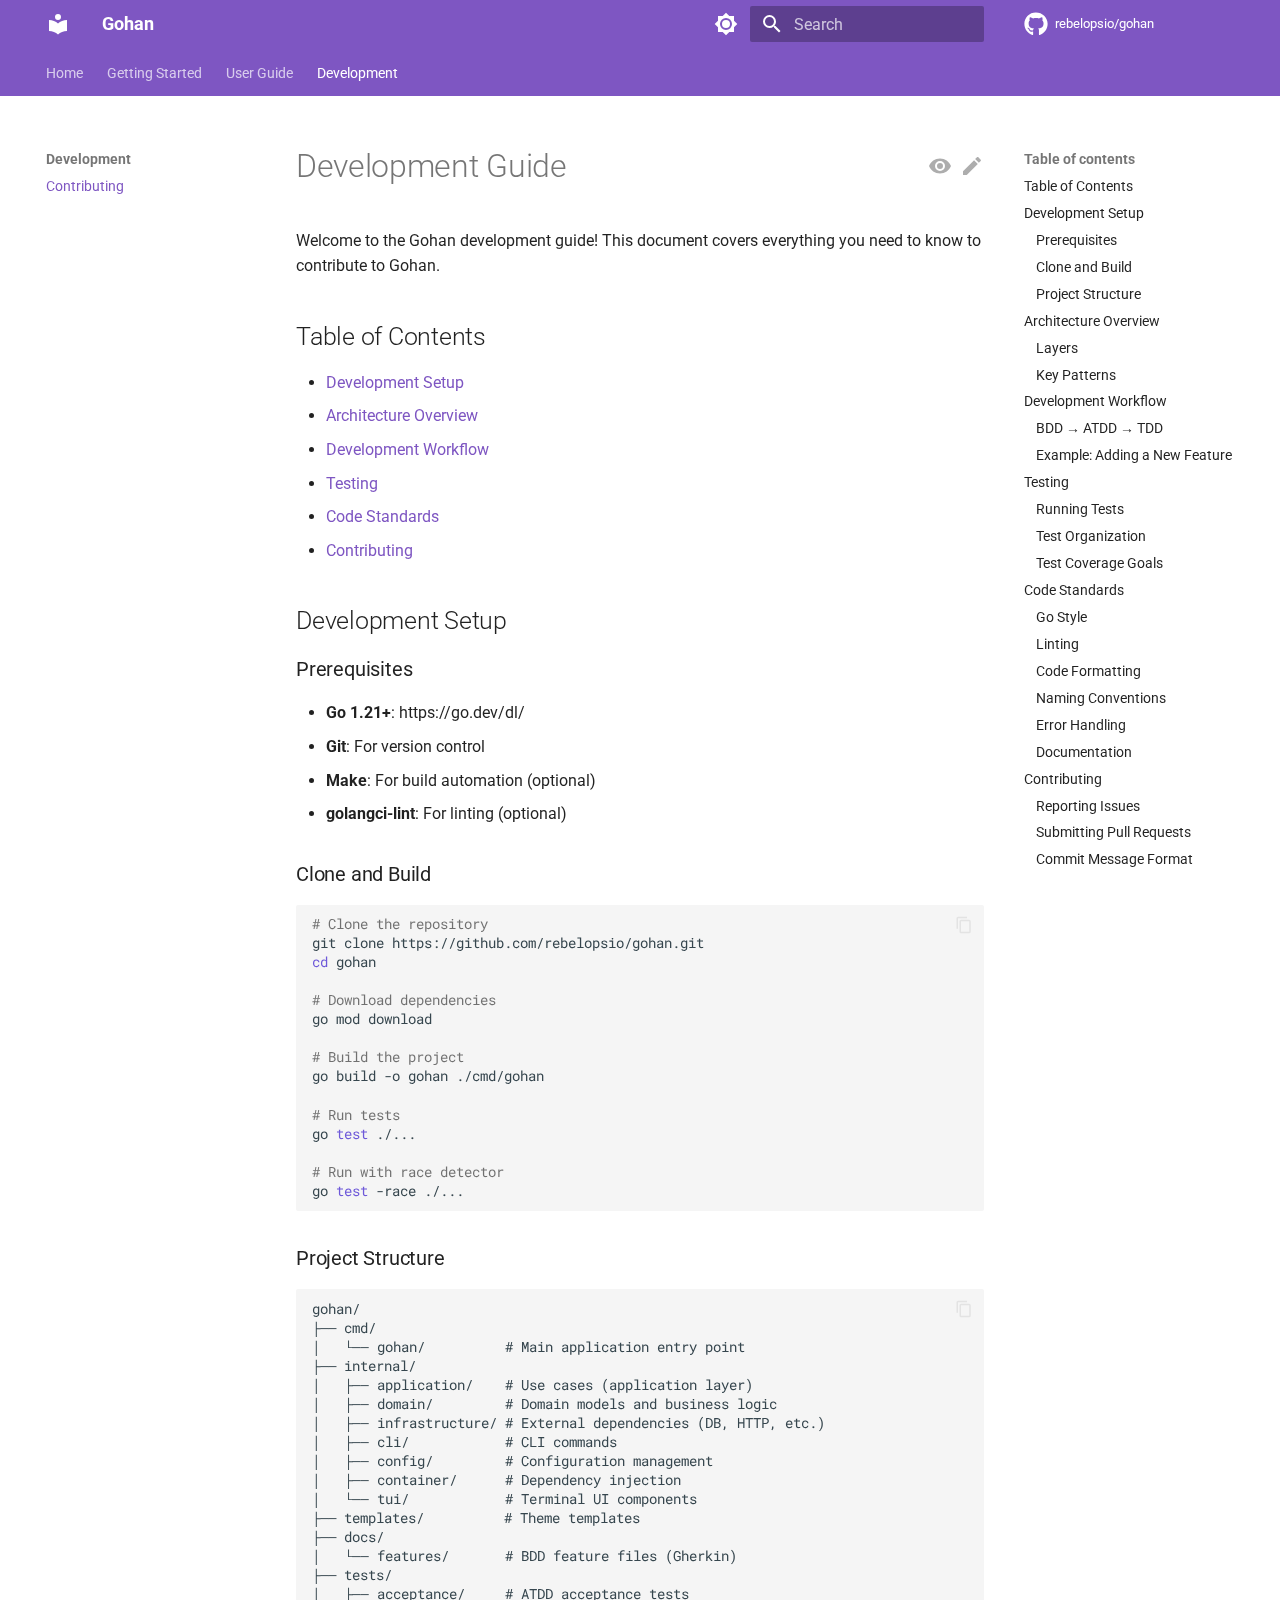
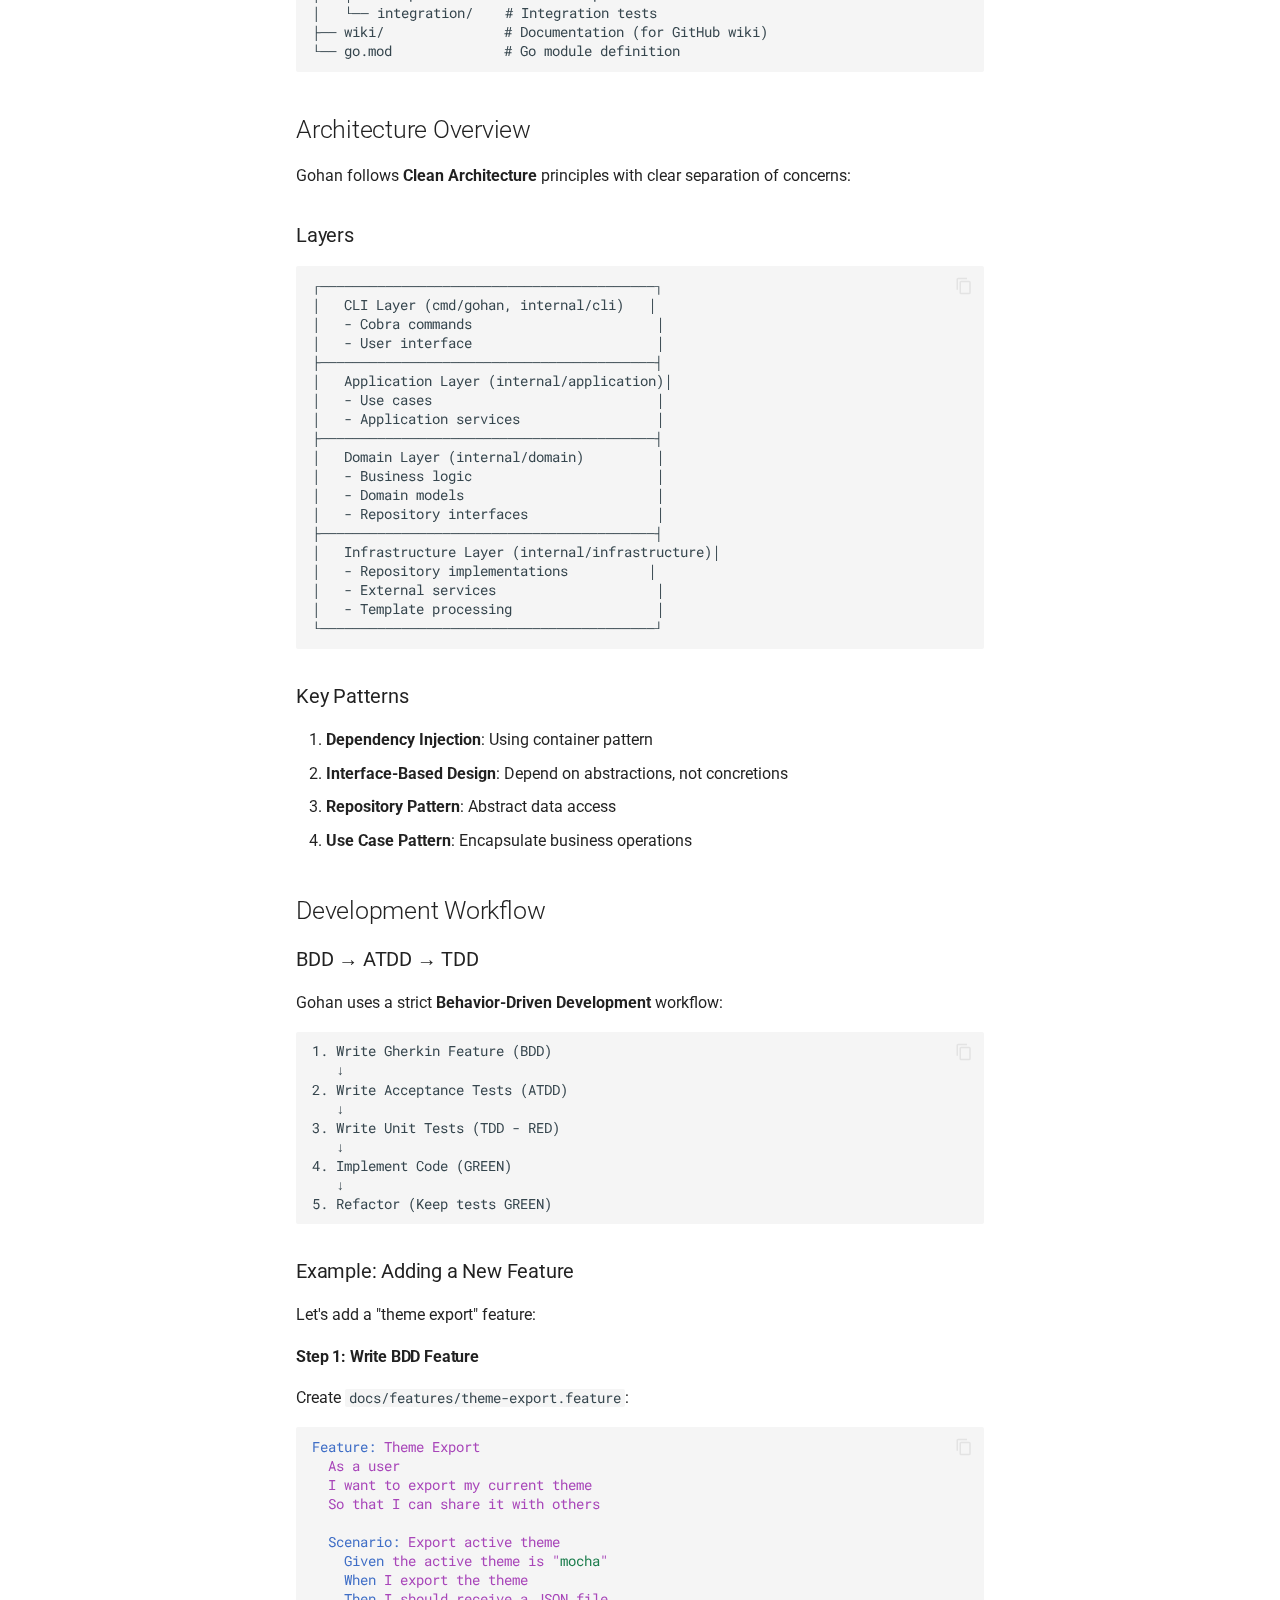
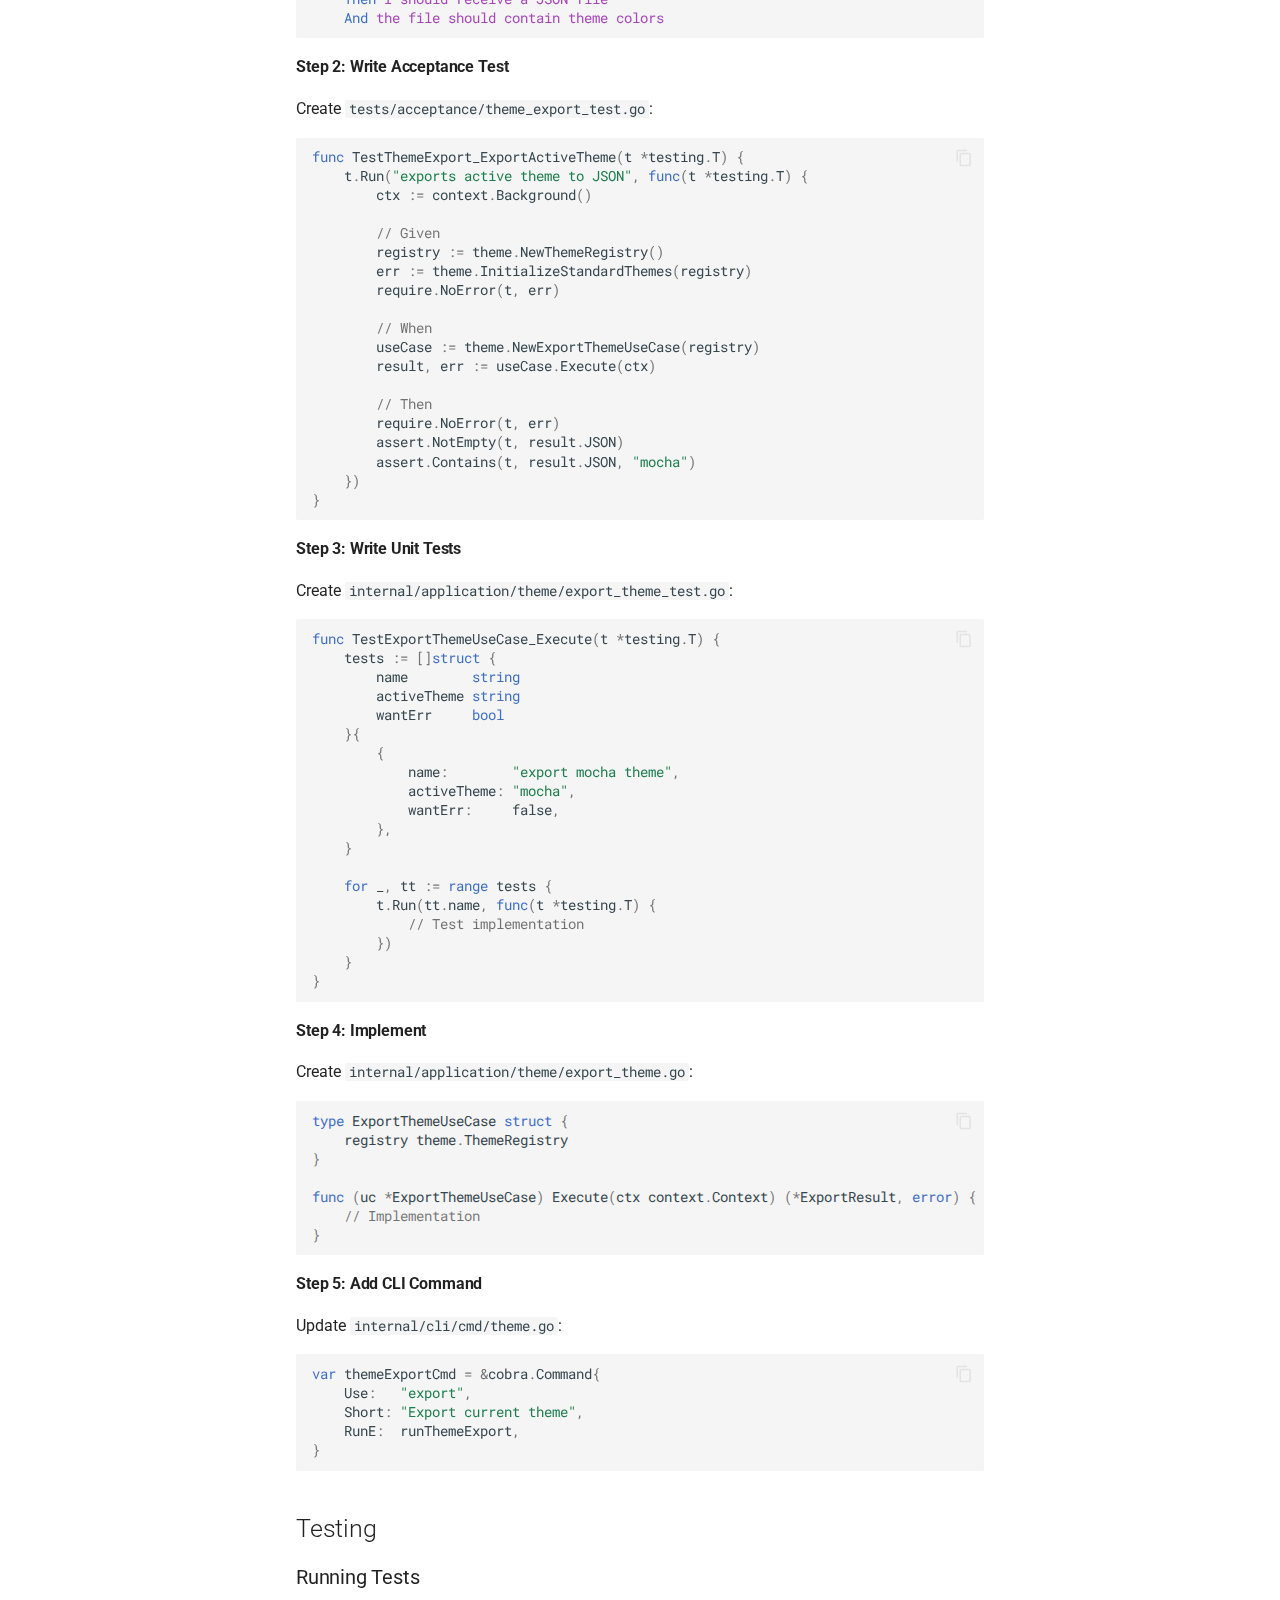
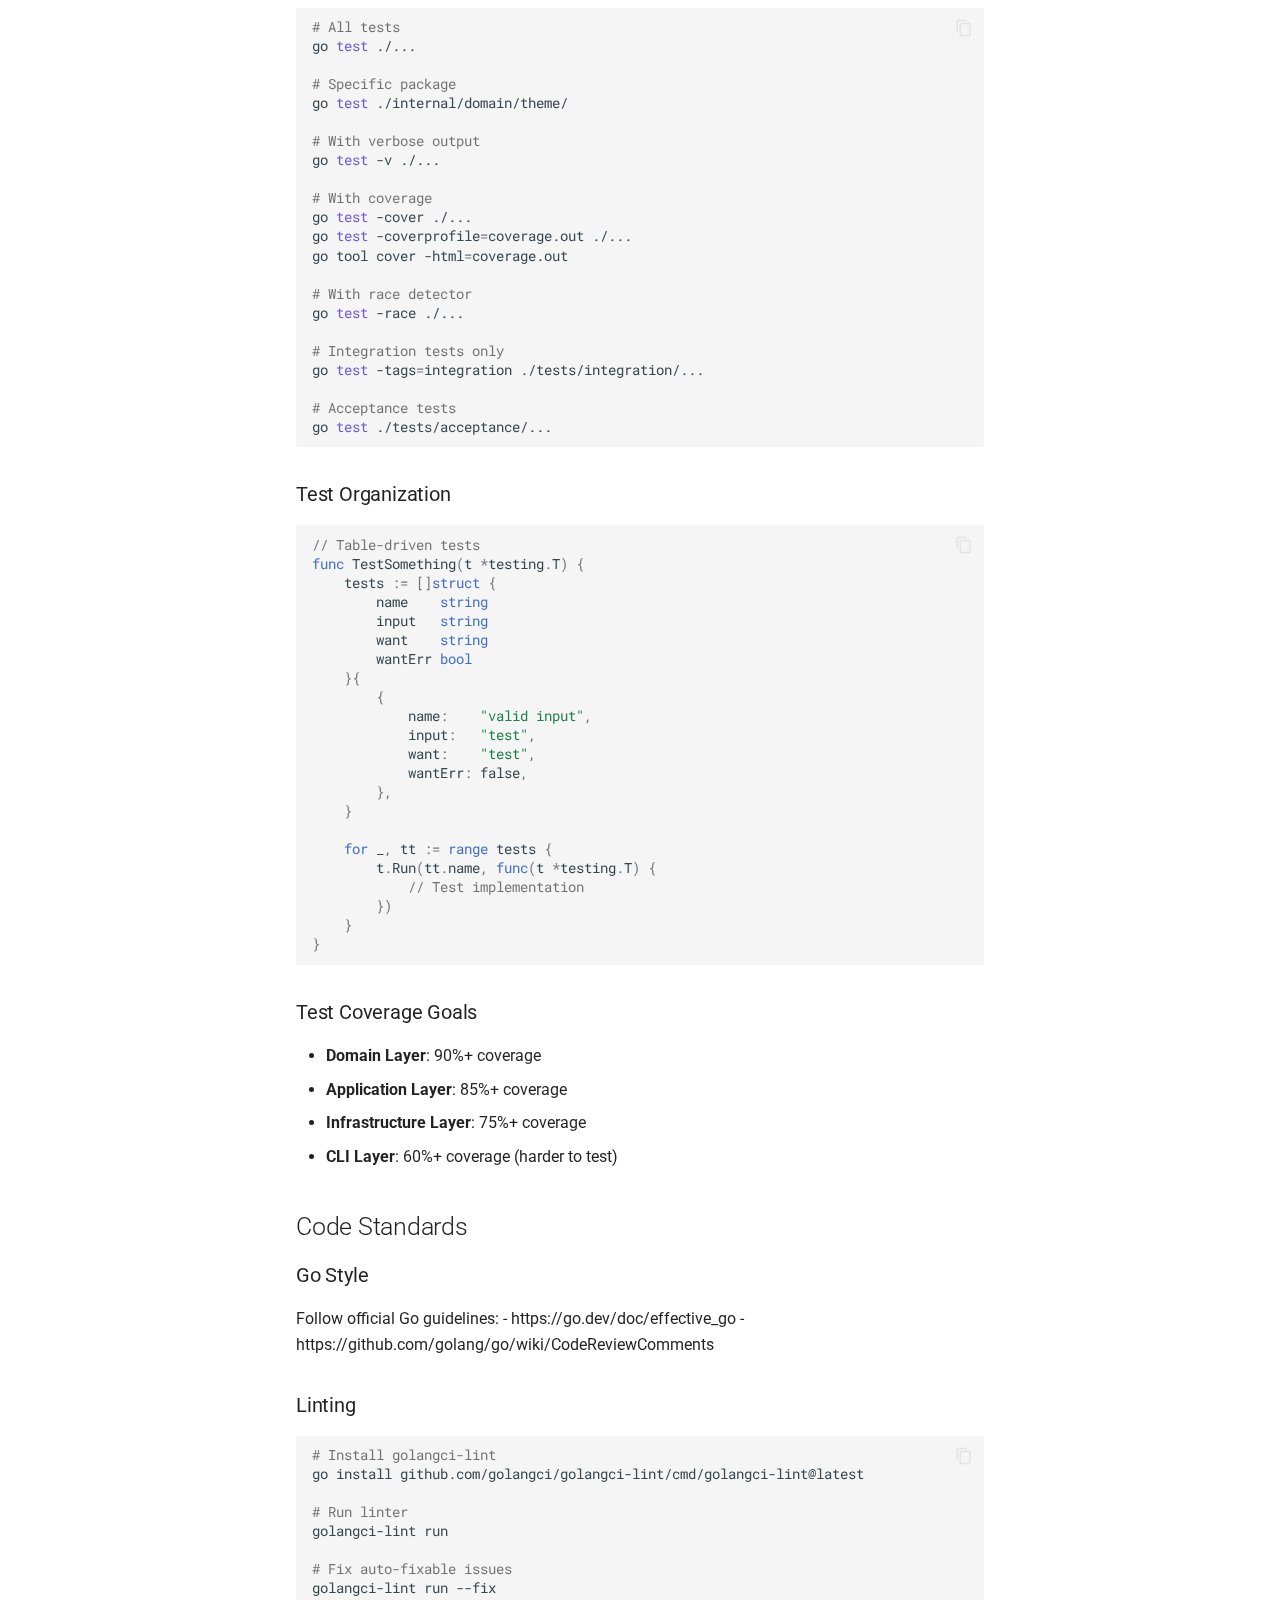
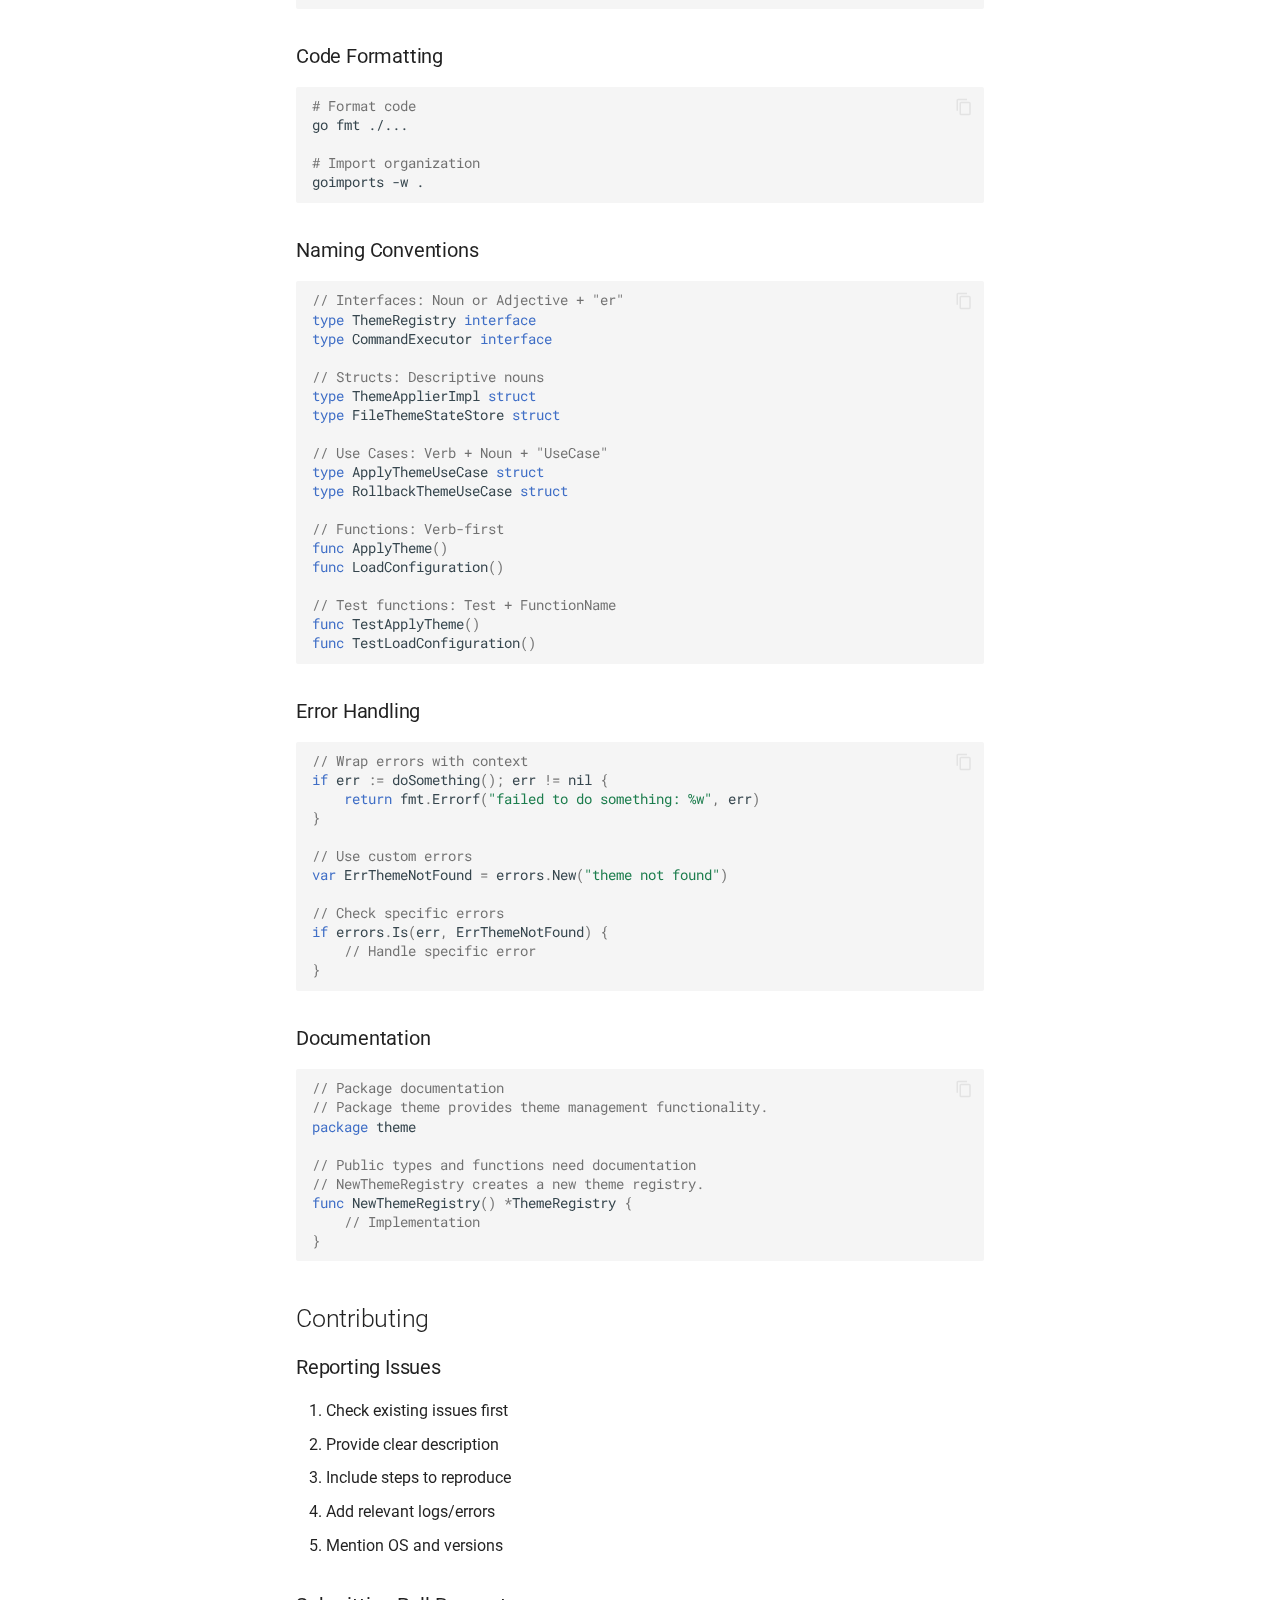
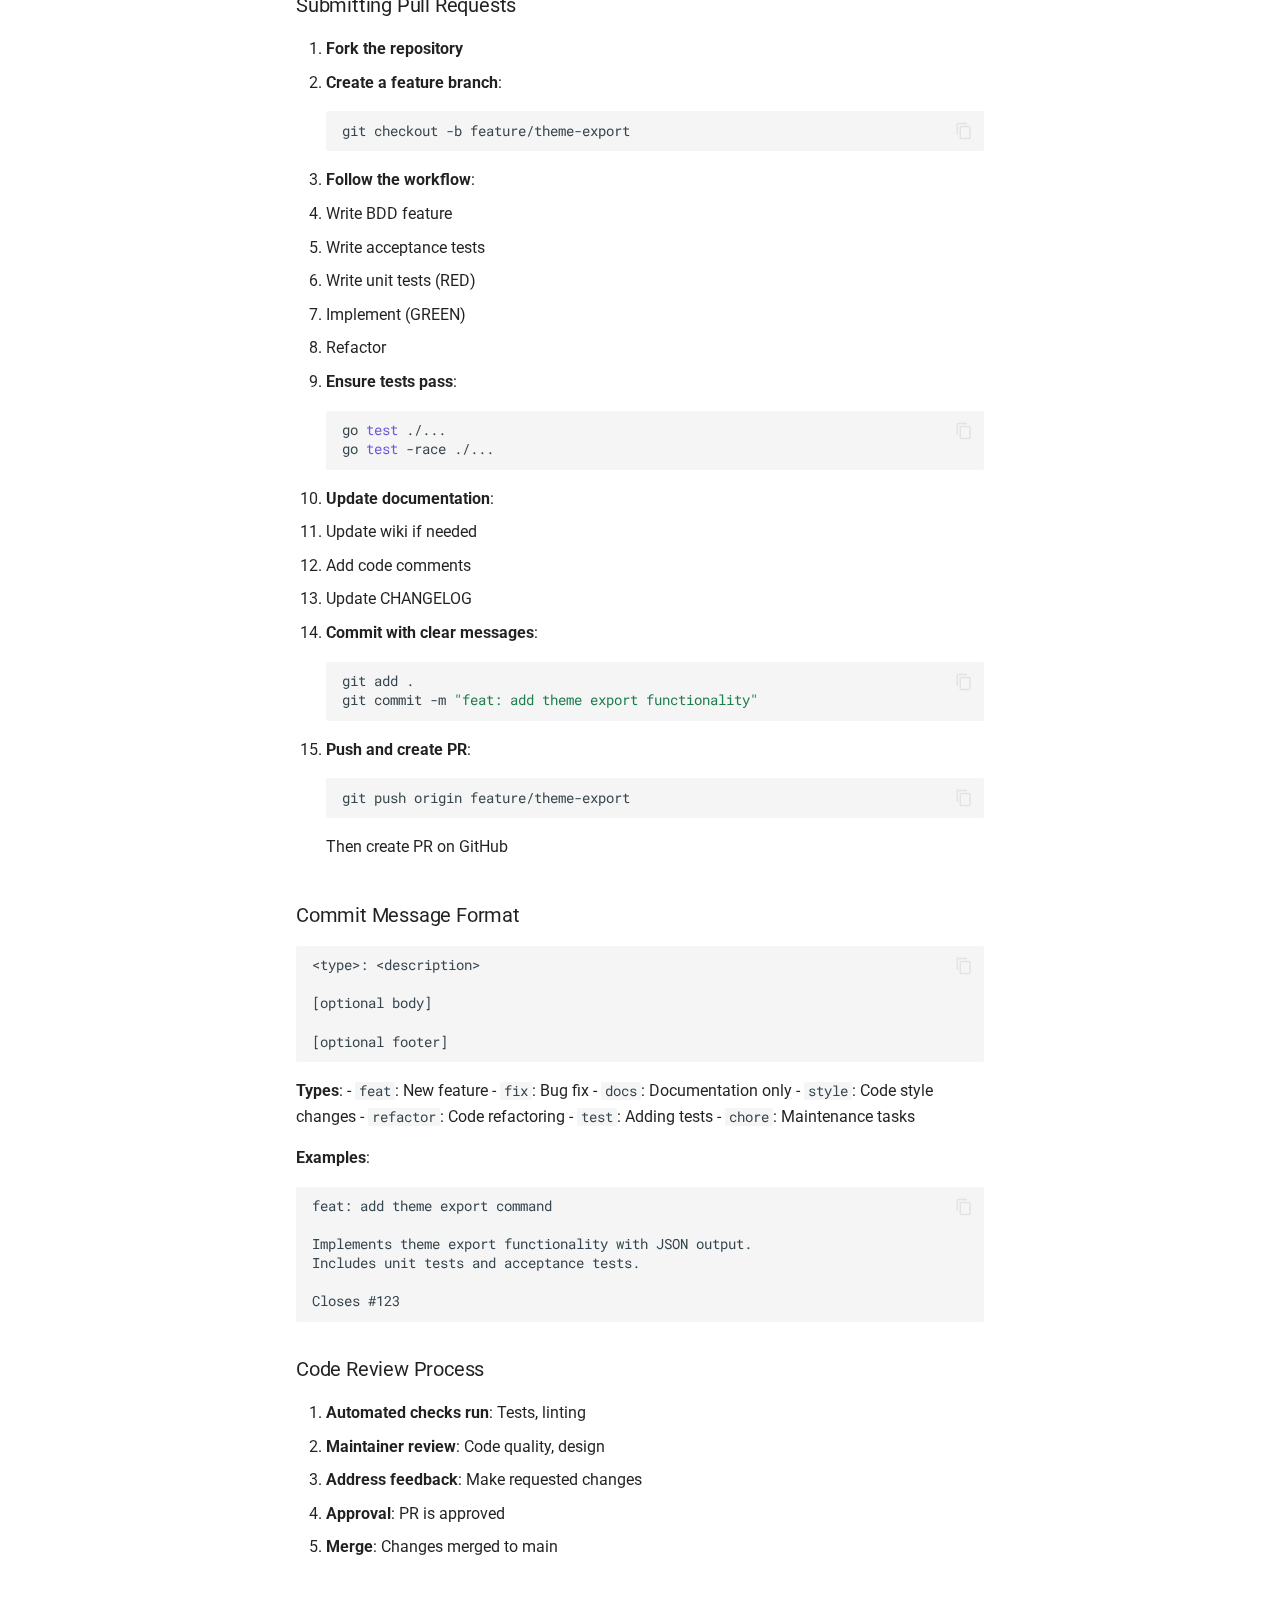
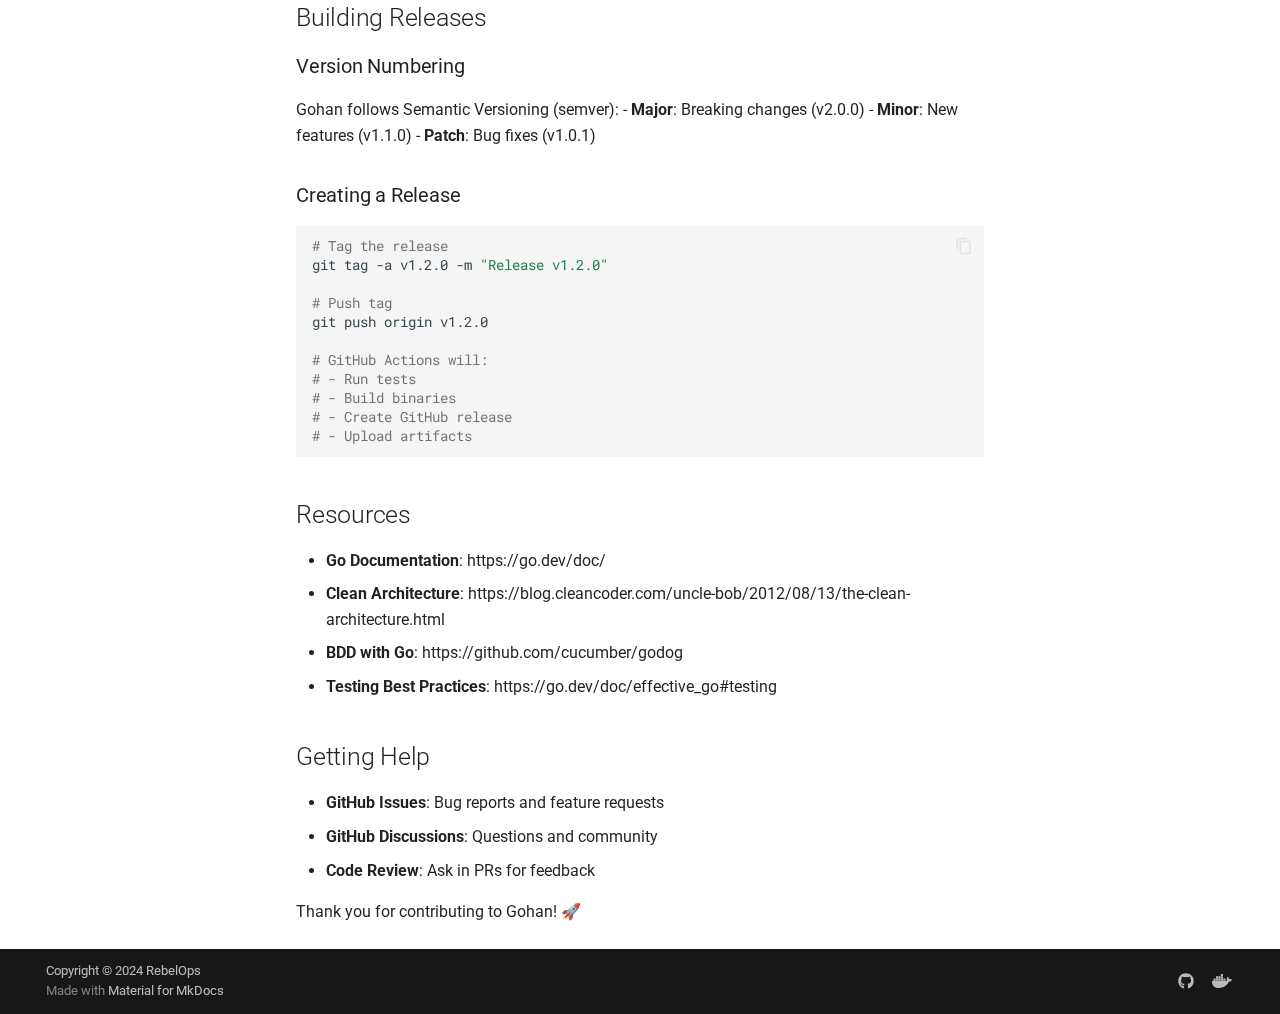
<file: development/index.html>
<!doctype html><html lang=en class=no-js> <head><meta charset=utf-8><meta name=viewport content="width=device-width,initial-scale=1"><meta name=description content="Hyprland Environment Manager - Automated installation, beautiful theming, and seamless configuration management"><meta name=author content=RebelOps><link href=https://rebelopsio.github.io/gohan/development/ rel=canonical><link href=../troubleshooting/ rel=prev><link rel=icon href=../assets/images/favicon.png><meta name=generator content="mkdocs-1.6.1, mkdocs-material-9.6.23"><title>Contributing - Gohan</title><link rel=stylesheet href=../assets/stylesheets/main.84d31ad4.min.css><link rel=stylesheet href=../assets/stylesheets/palette.06af60db.min.css><link rel=preconnect href=https://fonts.gstatic.com crossorigin><link rel=stylesheet href="https://fonts.googleapis.com/css?family=Roboto:300,300i,400,400i,700,700i%7CRoboto+Mono:400,400i,700,700i&display=fallback"><style>:root{--md-text-font:"Roboto";--md-code-font:"Roboto Mono"}</style><script>__md_scope=new URL("..",location),__md_hash=e=>[...e].reduce(((e,_)=>(e<<5)-e+_.charCodeAt(0)),0),__md_get=(e,_=localStorage,t=__md_scope)=>JSON.parse(_.getItem(t.pathname+"."+e)),__md_set=(e,_,t=localStorage,a=__md_scope)=>{try{t.setItem(a.pathname+"."+e,JSON.stringify(_))}catch(e){}}</script></head> <body dir=ltr data-md-color-scheme=default data-md-color-primary=deep-purple data-md-color-accent=purple> <input class=md-toggle data-md-toggle=drawer type=checkbox id=__drawer autocomplete=off> <input class=md-toggle data-md-toggle=search type=checkbox id=__search autocomplete=off> <label class=md-overlay for=__drawer></label> <div data-md-component=skip> <a href=#development-guide class=md-skip> Skip to content </a> </div> <div data-md-component=announce> </div> <header class=md-header data-md-component=header> <nav class="md-header__inner md-grid" aria-label=Header> <a href=.. title=Gohan class="md-header__button md-logo" aria-label=Gohan data-md-component=logo> <svg xmlns=http://www.w3.org/2000/svg viewbox="0 0 24 24"><path d="M12 8a3 3 0 0 0 3-3 3 3 0 0 0-3-3 3 3 0 0 0-3 3 3 3 0 0 0 3 3m0 3.54C9.64 9.35 6.5 8 3 8v11c3.5 0 6.64 1.35 9 3.54 2.36-2.19 5.5-3.54 9-3.54V8c-3.5 0-6.64 1.35-9 3.54"/></svg> </a> <label class="md-header__button md-icon" for=__drawer> <svg xmlns=http://www.w3.org/2000/svg viewbox="0 0 24 24"><path d="M3 6h18v2H3zm0 5h18v2H3zm0 5h18v2H3z"/></svg> </label> <div class=md-header__title data-md-component=header-title> <div class=md-header__ellipsis> <div class=md-header__topic> <span class=md-ellipsis> Gohan </span> </div> <div class=md-header__topic data-md-component=header-topic> <span class=md-ellipsis> Contributing </span> </div> </div> </div> <form class=md-header__option data-md-component=palette> <input class=md-option data-md-color-media="(prefers-color-scheme: light)" data-md-color-scheme=default data-md-color-primary=deep-purple data-md-color-accent=purple aria-label="Switch to dark mode" type=radio name=__palette id=__palette_0> <label class="md-header__button md-icon" title="Switch to dark mode" for=__palette_1 hidden> <svg xmlns=http://www.w3.org/2000/svg viewbox="0 0 24 24"><path d="M12 8a4 4 0 0 0-4 4 4 4 0 0 0 4 4 4 4 0 0 0 4-4 4 4 0 0 0-4-4m0 10a6 6 0 0 1-6-6 6 6 0 0 1 6-6 6 6 0 0 1 6 6 6 6 0 0 1-6 6m8-9.31V4h-4.69L12 .69 8.69 4H4v4.69L.69 12 4 15.31V20h4.69L12 23.31 15.31 20H20v-4.69L23.31 12z"/></svg> </label> <input class=md-option data-md-color-media="(prefers-color-scheme: dark)" data-md-color-scheme=slate data-md-color-primary=deep-purple data-md-color-accent=purple aria-label="Switch to light mode" type=radio name=__palette id=__palette_1> <label class="md-header__button md-icon" title="Switch to light mode" for=__palette_0 hidden> <svg xmlns=http://www.w3.org/2000/svg viewbox="0 0 24 24"><path d="M12 18c-.89 0-1.74-.2-2.5-.55C11.56 16.5 13 14.42 13 12s-1.44-4.5-3.5-5.45C10.26 6.2 11.11 6 12 6a6 6 0 0 1 6 6 6 6 0 0 1-6 6m8-9.31V4h-4.69L12 .69 8.69 4H4v4.69L.69 12 4 15.31V20h4.69L12 23.31 15.31 20H20v-4.69L23.31 12z"/></svg> </label> </form> <script>var palette=__md_get("__palette");if(palette&&palette.color){if("(prefers-color-scheme)"===palette.color.media){var media=matchMedia("(prefers-color-scheme: light)"),input=document.querySelector(media.matches?"[data-md-color-media='(prefers-color-scheme: light)']":"[data-md-color-media='(prefers-color-scheme: dark)']");palette.color.media=input.getAttribute("data-md-color-media"),palette.color.scheme=input.getAttribute("data-md-color-scheme"),palette.color.primary=input.getAttribute("data-md-color-primary"),palette.color.accent=input.getAttribute("data-md-color-accent")}for(var[key,value]of Object.entries(palette.color))document.body.setAttribute("data-md-color-"+key,value)}</script> <label class="md-header__button md-icon" for=__search> <svg xmlns=http://www.w3.org/2000/svg viewbox="0 0 24 24"><path d="M9.5 3A6.5 6.5 0 0 1 16 9.5c0 1.61-.59 3.09-1.56 4.23l.27.27h.79l5 5-1.5 1.5-5-5v-.79l-.27-.27A6.52 6.52 0 0 1 9.5 16 6.5 6.5 0 0 1 3 9.5 6.5 6.5 0 0 1 9.5 3m0 2C7 5 5 7 5 9.5S7 14 9.5 14 14 12 14 9.5 12 5 9.5 5"/></svg> </label> <div class=md-search data-md-component=search role=dialog> <label class=md-search__overlay for=__search></label> <div class=md-search__inner role=search> <form class=md-search__form name=search> <input type=text class=md-search__input name=query aria-label=Search placeholder=Search autocapitalize=off autocorrect=off autocomplete=off spellcheck=false data-md-component=search-query required> <label class="md-search__icon md-icon" for=__search> <svg xmlns=http://www.w3.org/2000/svg viewbox="0 0 24 24"><path d="M9.5 3A6.5 6.5 0 0 1 16 9.5c0 1.61-.59 3.09-1.56 4.23l.27.27h.79l5 5-1.5 1.5-5-5v-.79l-.27-.27A6.52 6.52 0 0 1 9.5 16 6.5 6.5 0 0 1 3 9.5 6.5 6.5 0 0 1 9.5 3m0 2C7 5 5 7 5 9.5S7 14 9.5 14 14 12 14 9.5 12 5 9.5 5"/></svg> <svg xmlns=http://www.w3.org/2000/svg viewbox="0 0 24 24"><path d="M20 11v2H8l5.5 5.5-1.42 1.42L4.16 12l7.92-7.92L13.5 5.5 8 11z"/></svg> </label> <nav class=md-search__options aria-label=Search> <a href=javascript:void(0) class="md-search__icon md-icon" title=Share aria-label=Share data-clipboard data-clipboard-text data-md-component=search-share tabindex=-1> <svg xmlns=http://www.w3.org/2000/svg viewbox="0 0 24 24"><path d="M18 16.08c-.76 0-1.44.3-1.96.77L8.91 12.7c.05-.23.09-.46.09-.7s-.04-.47-.09-.7l7.05-4.11c.54.5 1.25.81 2.04.81a3 3 0 0 0 3-3 3 3 0 0 0-3-3 3 3 0 0 0-3 3c0 .24.04.47.09.7L8.04 9.81C7.5 9.31 6.79 9 6 9a3 3 0 0 0-3 3 3 3 0 0 0 3 3c.79 0 1.5-.31 2.04-.81l7.12 4.15c-.05.21-.08.43-.08.66 0 1.61 1.31 2.91 2.92 2.91s2.92-1.3 2.92-2.91A2.92 2.92 0 0 0 18 16.08"/></svg> </a> <button type=reset class="md-search__icon md-icon" title=Clear aria-label=Clear tabindex=-1> <svg xmlns=http://www.w3.org/2000/svg viewbox="0 0 24 24"><path d="M19 6.41 17.59 5 12 10.59 6.41 5 5 6.41 10.59 12 5 17.59 6.41 19 12 13.41 17.59 19 19 17.59 13.41 12z"/></svg> </button> </nav> <div class=md-search__suggest data-md-component=search-suggest></div> </form> <div class=md-search__output> <div class=md-search__scrollwrap tabindex=0 data-md-scrollfix> <div class=md-search-result data-md-component=search-result> <div class=md-search-result__meta> Initializing search </div> <ol class=md-search-result__list role=presentation></ol> </div> </div> </div> </div> </div> <div class=md-header__source> <a href=https://github.com/rebelopsio/gohan title="Go to repository" class=md-source data-md-component=source> <div class="md-source__icon md-icon"> <svg xmlns=http://www.w3.org/2000/svg viewbox="0 0 512 512"><!-- Font Awesome Free 7.1.0 by @fontawesome - https://fontawesome.com License - https://fontawesome.com/license/free (Icons: CC BY 4.0, Fonts: SIL OFL 1.1, Code: MIT License) Copyright 2025 Fonticons, Inc.--><path d="M173.9 397.4c0 2-2.3 3.6-5.2 3.6-3.3.3-5.6-1.3-5.6-3.6 0-2 2.3-3.6 5.2-3.6 3-.3 5.6 1.3 5.6 3.6m-31.1-4.5c-.7 2 1.3 4.3 4.3 4.9 2.6 1 5.6 0 6.2-2s-1.3-4.3-4.3-5.2c-2.6-.7-5.5.3-6.2 2.3m44.2-1.7c-2.9.7-4.9 2.6-4.6 4.9.3 2 2.9 3.3 5.9 2.6 2.9-.7 4.9-2.6 4.6-4.6-.3-1.9-3-3.2-5.9-2.9M252.8 8C114.1 8 8 113.3 8 252c0 110.9 69.8 205.8 169.5 239.2 12.8 2.3 17.3-5.6 17.3-12.1 0-6.2-.3-40.4-.3-61.4 0 0-70 15-84.7-29.8 0 0-11.4-29.1-27.8-36.6 0 0-22.9-15.7 1.6-15.4 0 0 24.9 2 38.6 25.8 21.9 38.6 58.6 27.5 72.9 20.9 2.3-16 8.8-27.1 16-33.7-55.9-6.2-112.3-14.3-112.3-110.5 0-27.5 7.6-41.3 23.6-58.9-2.6-6.5-11.1-33.3 2.6-67.9 20.9-6.5 69 27 69 27 20-5.6 41.5-8.5 62.8-8.5s42.8 2.9 62.8 8.5c0 0 48.1-33.6 69-27 13.7 34.7 5.2 61.4 2.6 67.9 16 17.7 25.8 31.5 25.8 58.9 0 96.5-58.9 104.2-114.8 110.5 9.2 7.9 17 22.9 17 46.4 0 33.7-.3 75.4-.3 83.6 0 6.5 4.6 14.4 17.3 12.1C436.2 457.8 504 362.9 504 252 504 113.3 391.5 8 252.8 8M105.2 352.9c-1.3 1-1 3.3.7 5.2 1.6 1.6 3.9 2.3 5.2 1 1.3-1 1-3.3-.7-5.2-1.6-1.6-3.9-2.3-5.2-1m-10.8-8.1c-.7 1.3.3 2.9 2.3 3.9 1.6 1 3.6.7 4.3-.7.7-1.3-.3-2.9-2.3-3.9-2-.6-3.6-.3-4.3.7m32.4 35.6c-1.6 1.3-1 4.3 1.3 6.2 2.3 2.3 5.2 2.6 6.5 1 1.3-1.3.7-4.3-1.3-6.2-2.2-2.3-5.2-2.6-6.5-1m-11.4-14.7c-1.6 1-1.6 3.6 0 5.9s4.3 3.3 5.6 2.3c1.6-1.3 1.6-3.9 0-6.2-1.4-2.3-4-3.3-5.6-2"/></svg> </div> <div class=md-source__repository> rebelopsio/gohan </div> </a> </div> </nav> </header> <div class=md-container data-md-component=container> <nav class=md-tabs aria-label=Tabs data-md-component=tabs> <div class=md-grid> <ul class=md-tabs__list> <li class=md-tabs__item> <a href=.. class=md-tabs__link> Home </a> </li> <li class=md-tabs__item> <a href=../installation/ class=md-tabs__link> Getting Started </a> </li> <li class=md-tabs__item> <a href=../theme-management/ class=md-tabs__link> User Guide </a> </li> <li class="md-tabs__item md-tabs__item--active"> <a href=./ class=md-tabs__link> Development </a> </li> </ul> </div> </nav> <main class=md-main data-md-component=main> <div class="md-main__inner md-grid"> <div class="md-sidebar md-sidebar--primary" data-md-component=sidebar data-md-type=navigation> <div class=md-sidebar__scrollwrap> <div class=md-sidebar__inner> <nav class="md-nav md-nav--primary md-nav--lifted" aria-label=Navigation data-md-level=0> <label class=md-nav__title for=__drawer> <a href=.. title=Gohan class="md-nav__button md-logo" aria-label=Gohan data-md-component=logo> <svg xmlns=http://www.w3.org/2000/svg viewbox="0 0 24 24"><path d="M12 8a3 3 0 0 0 3-3 3 3 0 0 0-3-3 3 3 0 0 0-3 3 3 3 0 0 0 3 3m0 3.54C9.64 9.35 6.5 8 3 8v11c3.5 0 6.64 1.35 9 3.54 2.36-2.19 5.5-3.54 9-3.54V8c-3.5 0-6.64 1.35-9 3.54"/></svg> </a> Gohan </label> <div class=md-nav__source> <a href=https://github.com/rebelopsio/gohan title="Go to repository" class=md-source data-md-component=source> <div class="md-source__icon md-icon"> <svg xmlns=http://www.w3.org/2000/svg viewbox="0 0 512 512"><!-- Font Awesome Free 7.1.0 by @fontawesome - https://fontawesome.com License - https://fontawesome.com/license/free (Icons: CC BY 4.0, Fonts: SIL OFL 1.1, Code: MIT License) Copyright 2025 Fonticons, Inc.--><path d="M173.9 397.4c0 2-2.3 3.6-5.2 3.6-3.3.3-5.6-1.3-5.6-3.6 0-2 2.3-3.6 5.2-3.6 3-.3 5.6 1.3 5.6 3.6m-31.1-4.5c-.7 2 1.3 4.3 4.3 4.9 2.6 1 5.6 0 6.2-2s-1.3-4.3-4.3-5.2c-2.6-.7-5.5.3-6.2 2.3m44.2-1.7c-2.9.7-4.9 2.6-4.6 4.9.3 2 2.9 3.3 5.9 2.6 2.9-.7 4.9-2.6 4.6-4.6-.3-1.9-3-3.2-5.9-2.9M252.8 8C114.1 8 8 113.3 8 252c0 110.9 69.8 205.8 169.5 239.2 12.8 2.3 17.3-5.6 17.3-12.1 0-6.2-.3-40.4-.3-61.4 0 0-70 15-84.7-29.8 0 0-11.4-29.1-27.8-36.6 0 0-22.9-15.7 1.6-15.4 0 0 24.9 2 38.6 25.8 21.9 38.6 58.6 27.5 72.9 20.9 2.3-16 8.8-27.1 16-33.7-55.9-6.2-112.3-14.3-112.3-110.5 0-27.5 7.6-41.3 23.6-58.9-2.6-6.5-11.1-33.3 2.6-67.9 20.9-6.5 69 27 69 27 20-5.6 41.5-8.5 62.8-8.5s42.8 2.9 62.8 8.5c0 0 48.1-33.6 69-27 13.7 34.7 5.2 61.4 2.6 67.9 16 17.7 25.8 31.5 25.8 58.9 0 96.5-58.9 104.2-114.8 110.5 9.2 7.9 17 22.9 17 46.4 0 33.7-.3 75.4-.3 83.6 0 6.5 4.6 14.4 17.3 12.1C436.2 457.8 504 362.9 504 252 504 113.3 391.5 8 252.8 8M105.2 352.9c-1.3 1-1 3.3.7 5.2 1.6 1.6 3.9 2.3 5.2 1 1.3-1 1-3.3-.7-5.2-1.6-1.6-3.9-2.3-5.2-1m-10.8-8.1c-.7 1.3.3 2.9 2.3 3.9 1.6 1 3.6.7 4.3-.7.7-1.3-.3-2.9-2.3-3.9-2-.6-3.6-.3-4.3.7m32.4 35.6c-1.6 1.3-1 4.3 1.3 6.2 2.3 2.3 5.2 2.6 6.5 1 1.3-1.3.7-4.3-1.3-6.2-2.2-2.3-5.2-2.6-6.5-1m-11.4-14.7c-1.6 1-1.6 3.6 0 5.9s4.3 3.3 5.6 2.3c1.6-1.3 1.6-3.9 0-6.2-1.4-2.3-4-3.3-5.6-2"/></svg> </div> <div class=md-source__repository> rebelopsio/gohan </div> </a> </div> <ul class=md-nav__list data-md-scrollfix> <li class=md-nav__item> <a href=.. class=md-nav__link> <span class=md-ellipsis> Home </span> </a> </li> <li class="md-nav__item md-nav__item--nested"> <input class="md-nav__toggle md-toggle md-toggle--indeterminate" type=checkbox id=__nav_2> <label class=md-nav__link for=__nav_2 id=__nav_2_label tabindex=0> <span class=md-ellipsis> Getting Started </span> <span class="md-nav__icon md-icon"></span> </label> <nav class=md-nav data-md-level=1 aria-labelledby=__nav_2_label aria-expanded=false> <label class=md-nav__title for=__nav_2> <span class="md-nav__icon md-icon"></span> Getting Started </label> <ul class=md-nav__list data-md-scrollfix> <li class=md-nav__item> <a href=../installation/ class=md-nav__link> <span class=md-ellipsis> Installation </span> </a> </li> </ul> </nav> </li> <li class="md-nav__item md-nav__item--nested"> <input class="md-nav__toggle md-toggle md-toggle--indeterminate" type=checkbox id=__nav_3> <label class=md-nav__link for=__nav_3 id=__nav_3_label tabindex=0> <span class=md-ellipsis> User Guide </span> <span class="md-nav__icon md-icon"></span> </label> <nav class=md-nav data-md-level=1 aria-labelledby=__nav_3_label aria-expanded=false> <label class=md-nav__title for=__nav_3> <span class="md-nav__icon md-icon"></span> User Guide </label> <ul class=md-nav__list data-md-scrollfix> <li class=md-nav__item> <a href=../theme-management/ class=md-nav__link> <span class=md-ellipsis> Theme Management </span> </a> </li> <li class=md-nav__item> <a href=../troubleshooting/ class=md-nav__link> <span class=md-ellipsis> Troubleshooting </span> </a> </li> </ul> </nav> </li> <li class="md-nav__item md-nav__item--active md-nav__item--section md-nav__item--nested"> <input class="md-nav__toggle md-toggle " type=checkbox id=__nav_4 checked> <label class=md-nav__link for=__nav_4 id=__nav_4_label tabindex> <span class=md-ellipsis> Development </span> <span class="md-nav__icon md-icon"></span> </label> <nav class=md-nav data-md-level=1 aria-labelledby=__nav_4_label aria-expanded=true> <label class=md-nav__title for=__nav_4> <span class="md-nav__icon md-icon"></span> Development </label> <ul class=md-nav__list data-md-scrollfix> <li class="md-nav__item md-nav__item--active"> <input class="md-nav__toggle md-toggle" type=checkbox id=__toc> <label class="md-nav__link md-nav__link--active" for=__toc> <span class=md-ellipsis> Contributing </span> <span class="md-nav__icon md-icon"></span> </label> <a href=./ class="md-nav__link md-nav__link--active"> <span class=md-ellipsis> Contributing </span> </a> <nav class="md-nav md-nav--secondary" aria-label="Table of contents"> <label class=md-nav__title for=__toc> <span class="md-nav__icon md-icon"></span> Table of contents </label> <ul class=md-nav__list data-md-component=toc data-md-scrollfix> <li class=md-nav__item> <a href=#table-of-contents class=md-nav__link> <span class=md-ellipsis> Table of Contents </span> </a> </li> <li class=md-nav__item> <a href=#development-setup class=md-nav__link> <span class=md-ellipsis> Development Setup </span> </a> <nav class=md-nav aria-label="Development Setup"> <ul class=md-nav__list> <li class=md-nav__item> <a href=#prerequisites class=md-nav__link> <span class=md-ellipsis> Prerequisites </span> </a> </li> <li class=md-nav__item> <a href=#clone-and-build class=md-nav__link> <span class=md-ellipsis> Clone and Build </span> </a> </li> <li class=md-nav__item> <a href=#project-structure class=md-nav__link> <span class=md-ellipsis> Project Structure </span> </a> </li> </ul> </nav> </li> <li class=md-nav__item> <a href=#architecture-overview class=md-nav__link> <span class=md-ellipsis> Architecture Overview </span> </a> <nav class=md-nav aria-label="Architecture Overview"> <ul class=md-nav__list> <li class=md-nav__item> <a href=#layers class=md-nav__link> <span class=md-ellipsis> Layers </span> </a> </li> <li class=md-nav__item> <a href=#key-patterns class=md-nav__link> <span class=md-ellipsis> Key Patterns </span> </a> </li> </ul> </nav> </li> <li class=md-nav__item> <a href=#development-workflow class=md-nav__link> <span class=md-ellipsis> Development Workflow </span> </a> <nav class=md-nav aria-label="Development Workflow"> <ul class=md-nav__list> <li class=md-nav__item> <a href=#bdd-atdd-tdd class=md-nav__link> <span class=md-ellipsis> BDD → ATDD → TDD </span> </a> </li> <li class=md-nav__item> <a href=#example-adding-a-new-feature class=md-nav__link> <span class=md-ellipsis> Example: Adding a New Feature </span> </a> </li> </ul> </nav> </li> <li class=md-nav__item> <a href=#testing class=md-nav__link> <span class=md-ellipsis> Testing </span> </a> <nav class=md-nav aria-label=Testing> <ul class=md-nav__list> <li class=md-nav__item> <a href=#running-tests class=md-nav__link> <span class=md-ellipsis> Running Tests </span> </a> </li> <li class=md-nav__item> <a href=#test-organization class=md-nav__link> <span class=md-ellipsis> Test Organization </span> </a> </li> <li class=md-nav__item> <a href=#test-coverage-goals class=md-nav__link> <span class=md-ellipsis> Test Coverage Goals </span> </a> </li> </ul> </nav> </li> <li class=md-nav__item> <a href=#code-standards class=md-nav__link> <span class=md-ellipsis> Code Standards </span> </a> <nav class=md-nav aria-label="Code Standards"> <ul class=md-nav__list> <li class=md-nav__item> <a href=#go-style class=md-nav__link> <span class=md-ellipsis> Go Style </span> </a> </li> <li class=md-nav__item> <a href=#linting class=md-nav__link> <span class=md-ellipsis> Linting </span> </a> </li> <li class=md-nav__item> <a href=#code-formatting class=md-nav__link> <span class=md-ellipsis> Code Formatting </span> </a> </li> <li class=md-nav__item> <a href=#naming-conventions class=md-nav__link> <span class=md-ellipsis> Naming Conventions </span> </a> </li> <li class=md-nav__item> <a href=#error-handling class=md-nav__link> <span class=md-ellipsis> Error Handling </span> </a> </li> <li class=md-nav__item> <a href=#documentation class=md-nav__link> <span class=md-ellipsis> Documentation </span> </a> </li> </ul> </nav> </li> <li class=md-nav__item> <a href=#contributing class=md-nav__link> <span class=md-ellipsis> Contributing </span> </a> <nav class=md-nav aria-label=Contributing> <ul class=md-nav__list> <li class=md-nav__item> <a href=#reporting-issues class=md-nav__link> <span class=md-ellipsis> Reporting Issues </span> </a> </li> <li class=md-nav__item> <a href=#submitting-pull-requests class=md-nav__link> <span class=md-ellipsis> Submitting Pull Requests </span> </a> </li> <li class=md-nav__item> <a href=#commit-message-format class=md-nav__link> <span class=md-ellipsis> Commit Message Format </span> </a> </li> <li class=md-nav__item> <a href=#code-review-process class=md-nav__link> <span class=md-ellipsis> Code Review Process </span> </a> </li> </ul> </nav> </li> <li class=md-nav__item> <a href=#building-releases class=md-nav__link> <span class=md-ellipsis> Building Releases </span> </a> <nav class=md-nav aria-label="Building Releases"> <ul class=md-nav__list> <li class=md-nav__item> <a href=#version-numbering class=md-nav__link> <span class=md-ellipsis> Version Numbering </span> </a> </li> <li class=md-nav__item> <a href=#creating-a-release class=md-nav__link> <span class=md-ellipsis> Creating a Release </span> </a> </li> </ul> </nav> </li> <li class=md-nav__item> <a href=#resources class=md-nav__link> <span class=md-ellipsis> Resources </span> </a> </li> <li class=md-nav__item> <a href=#getting-help class=md-nav__link> <span class=md-ellipsis> Getting Help </span> </a> </li> </ul> </nav> </li> </ul> </nav> </li> </ul> </nav> </div> </div> </div> <div class="md-sidebar md-sidebar--secondary" data-md-component=sidebar data-md-type=toc> <div class=md-sidebar__scrollwrap> <div class=md-sidebar__inner> <nav class="md-nav md-nav--secondary" aria-label="Table of contents"> <label class=md-nav__title for=__toc> <span class="md-nav__icon md-icon"></span> Table of contents </label> <ul class=md-nav__list data-md-component=toc data-md-scrollfix> <li class=md-nav__item> <a href=#table-of-contents class=md-nav__link> <span class=md-ellipsis> Table of Contents </span> </a> </li> <li class=md-nav__item> <a href=#development-setup class=md-nav__link> <span class=md-ellipsis> Development Setup </span> </a> <nav class=md-nav aria-label="Development Setup"> <ul class=md-nav__list> <li class=md-nav__item> <a href=#prerequisites class=md-nav__link> <span class=md-ellipsis> Prerequisites </span> </a> </li> <li class=md-nav__item> <a href=#clone-and-build class=md-nav__link> <span class=md-ellipsis> Clone and Build </span> </a> </li> <li class=md-nav__item> <a href=#project-structure class=md-nav__link> <span class=md-ellipsis> Project Structure </span> </a> </li> </ul> </nav> </li> <li class=md-nav__item> <a href=#architecture-overview class=md-nav__link> <span class=md-ellipsis> Architecture Overview </span> </a> <nav class=md-nav aria-label="Architecture Overview"> <ul class=md-nav__list> <li class=md-nav__item> <a href=#layers class=md-nav__link> <span class=md-ellipsis> Layers </span> </a> </li> <li class=md-nav__item> <a href=#key-patterns class=md-nav__link> <span class=md-ellipsis> Key Patterns </span> </a> </li> </ul> </nav> </li> <li class=md-nav__item> <a href=#development-workflow class=md-nav__link> <span class=md-ellipsis> Development Workflow </span> </a> <nav class=md-nav aria-label="Development Workflow"> <ul class=md-nav__list> <li class=md-nav__item> <a href=#bdd-atdd-tdd class=md-nav__link> <span class=md-ellipsis> BDD → ATDD → TDD </span> </a> </li> <li class=md-nav__item> <a href=#example-adding-a-new-feature class=md-nav__link> <span class=md-ellipsis> Example: Adding a New Feature </span> </a> </li> </ul> </nav> </li> <li class=md-nav__item> <a href=#testing class=md-nav__link> <span class=md-ellipsis> Testing </span> </a> <nav class=md-nav aria-label=Testing> <ul class=md-nav__list> <li class=md-nav__item> <a href=#running-tests class=md-nav__link> <span class=md-ellipsis> Running Tests </span> </a> </li> <li class=md-nav__item> <a href=#test-organization class=md-nav__link> <span class=md-ellipsis> Test Organization </span> </a> </li> <li class=md-nav__item> <a href=#test-coverage-goals class=md-nav__link> <span class=md-ellipsis> Test Coverage Goals </span> </a> </li> </ul> </nav> </li> <li class=md-nav__item> <a href=#code-standards class=md-nav__link> <span class=md-ellipsis> Code Standards </span> </a> <nav class=md-nav aria-label="Code Standards"> <ul class=md-nav__list> <li class=md-nav__item> <a href=#go-style class=md-nav__link> <span class=md-ellipsis> Go Style </span> </a> </li> <li class=md-nav__item> <a href=#linting class=md-nav__link> <span class=md-ellipsis> Linting </span> </a> </li> <li class=md-nav__item> <a href=#code-formatting class=md-nav__link> <span class=md-ellipsis> Code Formatting </span> </a> </li> <li class=md-nav__item> <a href=#naming-conventions class=md-nav__link> <span class=md-ellipsis> Naming Conventions </span> </a> </li> <li class=md-nav__item> <a href=#error-handling class=md-nav__link> <span class=md-ellipsis> Error Handling </span> </a> </li> <li class=md-nav__item> <a href=#documentation class=md-nav__link> <span class=md-ellipsis> Documentation </span> </a> </li> </ul> </nav> </li> <li class=md-nav__item> <a href=#contributing class=md-nav__link> <span class=md-ellipsis> Contributing </span> </a> <nav class=md-nav aria-label=Contributing> <ul class=md-nav__list> <li class=md-nav__item> <a href=#reporting-issues class=md-nav__link> <span class=md-ellipsis> Reporting Issues </span> </a> </li> <li class=md-nav__item> <a href=#submitting-pull-requests class=md-nav__link> <span class=md-ellipsis> Submitting Pull Requests </span> </a> </li> <li class=md-nav__item> <a href=#commit-message-format class=md-nav__link> <span class=md-ellipsis> Commit Message Format </span> </a> </li> <li class=md-nav__item> <a href=#code-review-process class=md-nav__link> <span class=md-ellipsis> Code Review Process </span> </a> </li> </ul> </nav> </li> <li class=md-nav__item> <a href=#building-releases class=md-nav__link> <span class=md-ellipsis> Building Releases </span> </a> <nav class=md-nav aria-label="Building Releases"> <ul class=md-nav__list> <li class=md-nav__item> <a href=#version-numbering class=md-nav__link> <span class=md-ellipsis> Version Numbering </span> </a> </li> <li class=md-nav__item> <a href=#creating-a-release class=md-nav__link> <span class=md-ellipsis> Creating a Release </span> </a> </li> </ul> </nav> </li> <li class=md-nav__item> <a href=#resources class=md-nav__link> <span class=md-ellipsis> Resources </span> </a> </li> <li class=md-nav__item> <a href=#getting-help class=md-nav__link> <span class=md-ellipsis> Getting Help </span> </a> </li> </ul> </nav> </div> </div> </div> <div class=md-content data-md-component=content> <article class="md-content__inner md-typeset"> <a href=https://github.com/rebelopsio/gohan/edit/main/docs/development.md title="Edit this page" class="md-content__button md-icon" rel=edit> <svg xmlns=http://www.w3.org/2000/svg viewbox="0 0 24 24"><path d="M20.71 7.04c.39-.39.39-1.04 0-1.41l-2.34-2.34c-.37-.39-1.02-.39-1.41 0l-1.84 1.83 3.75 3.75M3 17.25V21h3.75L17.81 9.93l-3.75-3.75z"/></svg> </a> <a href=https://github.com/rebelopsio/gohan/raw/main/docs/development.md title="View source of this page" class="md-content__button md-icon"> <svg xmlns=http://www.w3.org/2000/svg viewbox="0 0 24 24"><path d="M12 9a3 3 0 0 0-3 3 3 3 0 0 0 3 3 3 3 0 0 0 3-3 3 3 0 0 0-3-3m0 8a5 5 0 0 1-5-5 5 5 0 0 1 5-5 5 5 0 0 1 5 5 5 5 0 0 1-5 5m0-12.5C7 4.5 2.73 7.61 1 12c1.73 4.39 6 7.5 11 7.5s9.27-3.11 11-7.5c-1.73-4.39-6-7.5-11-7.5"/></svg> </a> <h1 id=development-guide>Development Guide<a class=headerlink href=#development-guide title="Permanent link">&para;</a></h1> <p>Welcome to the Gohan development guide! This document covers everything you need to know to contribute to Gohan.</p> <h2 id=table-of-contents>Table of Contents<a class=headerlink href=#table-of-contents title="Permanent link">&para;</a></h2> <ul> <li><a href=#development-setup>Development Setup</a></li> <li><a href=#architecture-overview>Architecture Overview</a></li> <li><a href=#development-workflow>Development Workflow</a></li> <li><a href=#testing>Testing</a></li> <li><a href=#code-standards>Code Standards</a></li> <li><a href=#contributing>Contributing</a></li> </ul> <h2 id=development-setup>Development Setup<a class=headerlink href=#development-setup title="Permanent link">&para;</a></h2> <h3 id=prerequisites>Prerequisites<a class=headerlink href=#prerequisites title="Permanent link">&para;</a></h3> <ul> <li><strong>Go 1.21+</strong>: https://go.dev/dl/</li> <li><strong>Git</strong>: For version control</li> <li><strong>Make</strong>: For build automation (optional)</li> <li><strong>golangci-lint</strong>: For linting (optional)</li> </ul> <h3 id=clone-and-build>Clone and Build<a class=headerlink href=#clone-and-build title="Permanent link">&para;</a></h3> <div class="language-bash highlight"><pre><span></span><code><span id=__span-0-1><a id=__codelineno-0-1 name=__codelineno-0-1 href=#__codelineno-0-1></a><span class=c1># Clone the repository</span>
</span><span id=__span-0-2><a id=__codelineno-0-2 name=__codelineno-0-2 href=#__codelineno-0-2></a>git<span class=w> </span>clone<span class=w> </span>https://github.com/rebelopsio/gohan.git
</span><span id=__span-0-3><a id=__codelineno-0-3 name=__codelineno-0-3 href=#__codelineno-0-3></a><span class=nb>cd</span><span class=w> </span>gohan
</span><span id=__span-0-4><a id=__codelineno-0-4 name=__codelineno-0-4 href=#__codelineno-0-4></a>
</span><span id=__span-0-5><a id=__codelineno-0-5 name=__codelineno-0-5 href=#__codelineno-0-5></a><span class=c1># Download dependencies</span>
</span><span id=__span-0-6><a id=__codelineno-0-6 name=__codelineno-0-6 href=#__codelineno-0-6></a>go<span class=w> </span>mod<span class=w> </span>download
</span><span id=__span-0-7><a id=__codelineno-0-7 name=__codelineno-0-7 href=#__codelineno-0-7></a>
</span><span id=__span-0-8><a id=__codelineno-0-8 name=__codelineno-0-8 href=#__codelineno-0-8></a><span class=c1># Build the project</span>
</span><span id=__span-0-9><a id=__codelineno-0-9 name=__codelineno-0-9 href=#__codelineno-0-9></a>go<span class=w> </span>build<span class=w> </span>-o<span class=w> </span>gohan<span class=w> </span>./cmd/gohan
</span><span id=__span-0-10><a id=__codelineno-0-10 name=__codelineno-0-10 href=#__codelineno-0-10></a>
</span><span id=__span-0-11><a id=__codelineno-0-11 name=__codelineno-0-11 href=#__codelineno-0-11></a><span class=c1># Run tests</span>
</span><span id=__span-0-12><a id=__codelineno-0-12 name=__codelineno-0-12 href=#__codelineno-0-12></a>go<span class=w> </span><span class=nb>test</span><span class=w> </span>./...
</span><span id=__span-0-13><a id=__codelineno-0-13 name=__codelineno-0-13 href=#__codelineno-0-13></a>
</span><span id=__span-0-14><a id=__codelineno-0-14 name=__codelineno-0-14 href=#__codelineno-0-14></a><span class=c1># Run with race detector</span>
</span><span id=__span-0-15><a id=__codelineno-0-15 name=__codelineno-0-15 href=#__codelineno-0-15></a>go<span class=w> </span><span class=nb>test</span><span class=w> </span>-race<span class=w> </span>./...
</span></code></pre></div> <h3 id=project-structure>Project Structure<a class=headerlink href=#project-structure title="Permanent link">&para;</a></h3> <div class="language-text highlight"><pre><span></span><code><span id=__span-1-1><a id=__codelineno-1-1 name=__codelineno-1-1 href=#__codelineno-1-1></a>gohan/
</span><span id=__span-1-2><a id=__codelineno-1-2 name=__codelineno-1-2 href=#__codelineno-1-2></a>├── cmd/
</span><span id=__span-1-3><a id=__codelineno-1-3 name=__codelineno-1-3 href=#__codelineno-1-3></a>│   └── gohan/          # Main application entry point
</span><span id=__span-1-4><a id=__codelineno-1-4 name=__codelineno-1-4 href=#__codelineno-1-4></a>├── internal/
</span><span id=__span-1-5><a id=__codelineno-1-5 name=__codelineno-1-5 href=#__codelineno-1-5></a>│   ├── application/    # Use cases (application layer)
</span><span id=__span-1-6><a id=__codelineno-1-6 name=__codelineno-1-6 href=#__codelineno-1-6></a>│   ├── domain/         # Domain models and business logic
</span><span id=__span-1-7><a id=__codelineno-1-7 name=__codelineno-1-7 href=#__codelineno-1-7></a>│   ├── infrastructure/ # External dependencies (DB, HTTP, etc.)
</span><span id=__span-1-8><a id=__codelineno-1-8 name=__codelineno-1-8 href=#__codelineno-1-8></a>│   ├── cli/            # CLI commands
</span><span id=__span-1-9><a id=__codelineno-1-9 name=__codelineno-1-9 href=#__codelineno-1-9></a>│   ├── config/         # Configuration management
</span><span id=__span-1-10><a id=__codelineno-1-10 name=__codelineno-1-10 href=#__codelineno-1-10></a>│   ├── container/      # Dependency injection
</span><span id=__span-1-11><a id=__codelineno-1-11 name=__codelineno-1-11 href=#__codelineno-1-11></a>│   └── tui/            # Terminal UI components
</span><span id=__span-1-12><a id=__codelineno-1-12 name=__codelineno-1-12 href=#__codelineno-1-12></a>├── templates/          # Theme templates
</span><span id=__span-1-13><a id=__codelineno-1-13 name=__codelineno-1-13 href=#__codelineno-1-13></a>├── docs/
</span><span id=__span-1-14><a id=__codelineno-1-14 name=__codelineno-1-14 href=#__codelineno-1-14></a>│   └── features/       # BDD feature files (Gherkin)
</span><span id=__span-1-15><a id=__codelineno-1-15 name=__codelineno-1-15 href=#__codelineno-1-15></a>├── tests/
</span><span id=__span-1-16><a id=__codelineno-1-16 name=__codelineno-1-16 href=#__codelineno-1-16></a>│   ├── acceptance/     # ATDD acceptance tests
</span><span id=__span-1-17><a id=__codelineno-1-17 name=__codelineno-1-17 href=#__codelineno-1-17></a>│   └── integration/    # Integration tests
</span><span id=__span-1-18><a id=__codelineno-1-18 name=__codelineno-1-18 href=#__codelineno-1-18></a>├── wiki/               # Documentation (for GitHub wiki)
</span><span id=__span-1-19><a id=__codelineno-1-19 name=__codelineno-1-19 href=#__codelineno-1-19></a>└── go.mod              # Go module definition
</span></code></pre></div> <h2 id=architecture-overview>Architecture Overview<a class=headerlink href=#architecture-overview title="Permanent link">&para;</a></h2> <p>Gohan follows <strong>Clean Architecture</strong> principles with clear separation of concerns:</p> <h3 id=layers>Layers<a class=headerlink href=#layers title="Permanent link">&para;</a></h3> <div class="language-text highlight"><pre><span></span><code><span id=__span-2-1><a id=__codelineno-2-1 name=__codelineno-2-1 href=#__codelineno-2-1></a>┌─────────────────────────────────────────┐
</span><span id=__span-2-2><a id=__codelineno-2-2 name=__codelineno-2-2 href=#__codelineno-2-2></a>│   CLI Layer (cmd/gohan, internal/cli)   │
</span><span id=__span-2-3><a id=__codelineno-2-3 name=__codelineno-2-3 href=#__codelineno-2-3></a>│   - Cobra commands                       │
</span><span id=__span-2-4><a id=__codelineno-2-4 name=__codelineno-2-4 href=#__codelineno-2-4></a>│   - User interface                       │
</span><span id=__span-2-5><a id=__codelineno-2-5 name=__codelineno-2-5 href=#__codelineno-2-5></a>├─────────────────────────────────────────┤
</span><span id=__span-2-6><a id=__codelineno-2-6 name=__codelineno-2-6 href=#__codelineno-2-6></a>│   Application Layer (internal/application)│
</span><span id=__span-2-7><a id=__codelineno-2-7 name=__codelineno-2-7 href=#__codelineno-2-7></a>│   - Use cases                            │
</span><span id=__span-2-8><a id=__codelineno-2-8 name=__codelineno-2-8 href=#__codelineno-2-8></a>│   - Application services                 │
</span><span id=__span-2-9><a id=__codelineno-2-9 name=__codelineno-2-9 href=#__codelineno-2-9></a>├─────────────────────────────────────────┤
</span><span id=__span-2-10><a id=__codelineno-2-10 name=__codelineno-2-10 href=#__codelineno-2-10></a>│   Domain Layer (internal/domain)         │
</span><span id=__span-2-11><a id=__codelineno-2-11 name=__codelineno-2-11 href=#__codelineno-2-11></a>│   - Business logic                       │
</span><span id=__span-2-12><a id=__codelineno-2-12 name=__codelineno-2-12 href=#__codelineno-2-12></a>│   - Domain models                        │
</span><span id=__span-2-13><a id=__codelineno-2-13 name=__codelineno-2-13 href=#__codelineno-2-13></a>│   - Repository interfaces                │
</span><span id=__span-2-14><a id=__codelineno-2-14 name=__codelineno-2-14 href=#__codelineno-2-14></a>├─────────────────────────────────────────┤
</span><span id=__span-2-15><a id=__codelineno-2-15 name=__codelineno-2-15 href=#__codelineno-2-15></a>│   Infrastructure Layer (internal/infrastructure)│
</span><span id=__span-2-16><a id=__codelineno-2-16 name=__codelineno-2-16 href=#__codelineno-2-16></a>│   - Repository implementations          │
</span><span id=__span-2-17><a id=__codelineno-2-17 name=__codelineno-2-17 href=#__codelineno-2-17></a>│   - External services                    │
</span><span id=__span-2-18><a id=__codelineno-2-18 name=__codelineno-2-18 href=#__codelineno-2-18></a>│   - Template processing                  │
</span><span id=__span-2-19><a id=__codelineno-2-19 name=__codelineno-2-19 href=#__codelineno-2-19></a>└─────────────────────────────────────────┘
</span></code></pre></div> <h3 id=key-patterns>Key Patterns<a class=headerlink href=#key-patterns title="Permanent link">&para;</a></h3> <ol> <li><strong>Dependency Injection</strong>: Using container pattern</li> <li><strong>Interface-Based Design</strong>: Depend on abstractions, not concretions</li> <li><strong>Repository Pattern</strong>: Abstract data access</li> <li><strong>Use Case Pattern</strong>: Encapsulate business operations</li> </ol> <h2 id=development-workflow>Development Workflow<a class=headerlink href=#development-workflow title="Permanent link">&para;</a></h2> <h3 id=bdd-atdd-tdd>BDD → ATDD → TDD<a class=headerlink href=#bdd-atdd-tdd title="Permanent link">&para;</a></h3> <p>Gohan uses a strict <strong>Behavior-Driven Development</strong> workflow:</p> <div class="language-text highlight"><pre><span></span><code><span id=__span-3-1><a id=__codelineno-3-1 name=__codelineno-3-1 href=#__codelineno-3-1></a>1. Write Gherkin Feature (BDD)
</span><span id=__span-3-2><a id=__codelineno-3-2 name=__codelineno-3-2 href=#__codelineno-3-2></a>   ↓
</span><span id=__span-3-3><a id=__codelineno-3-3 name=__codelineno-3-3 href=#__codelineno-3-3></a>2. Write Acceptance Tests (ATDD)
</span><span id=__span-3-4><a id=__codelineno-3-4 name=__codelineno-3-4 href=#__codelineno-3-4></a>   ↓
</span><span id=__span-3-5><a id=__codelineno-3-5 name=__codelineno-3-5 href=#__codelineno-3-5></a>3. Write Unit Tests (TDD - RED)
</span><span id=__span-3-6><a id=__codelineno-3-6 name=__codelineno-3-6 href=#__codelineno-3-6></a>   ↓
</span><span id=__span-3-7><a id=__codelineno-3-7 name=__codelineno-3-7 href=#__codelineno-3-7></a>4. Implement Code (GREEN)
</span><span id=__span-3-8><a id=__codelineno-3-8 name=__codelineno-3-8 href=#__codelineno-3-8></a>   ↓
</span><span id=__span-3-9><a id=__codelineno-3-9 name=__codelineno-3-9 href=#__codelineno-3-9></a>5. Refactor (Keep tests GREEN)
</span></code></pre></div> <h3 id=example-adding-a-new-feature>Example: Adding a New Feature<a class=headerlink href=#example-adding-a-new-feature title="Permanent link">&para;</a></h3> <p>Let's add a "theme export" feature:</p> <h4 id=step-1-write-bdd-feature>Step 1: Write BDD Feature<a class=headerlink href=#step-1-write-bdd-feature title="Permanent link">&para;</a></h4> <p>Create <code>docs/features/theme-export.feature</code>: <div class="language-gherkin highlight"><pre><span></span><code><span id=__span-4-1><a id=__codelineno-4-1 name=__codelineno-4-1 href=#__codelineno-4-1></a><span class=k>Feature:</span><span class=nf> Theme Export</span>
</span><span id=__span-4-2><a id=__codelineno-4-2 name=__codelineno-4-2 href=#__codelineno-4-2></a><span class=nf>  As a user</span>
</span><span id=__span-4-3><a id=__codelineno-4-3 name=__codelineno-4-3 href=#__codelineno-4-3></a><span class=nf>  I want to export my current theme</span>
</span><span id=__span-4-4><a id=__codelineno-4-4 name=__codelineno-4-4 href=#__codelineno-4-4></a><span class=nf>  So that I can share it with others</span>
</span><span id=__span-4-5><a id=__codelineno-4-5 name=__codelineno-4-5 href=#__codelineno-4-5></a>
</span><span id=__span-4-6><a id=__codelineno-4-6 name=__codelineno-4-6 href=#__codelineno-4-6></a><span class=nf>  </span><span class=k>Scenario:</span><span class=nf> Export active theme</span>
</span><span id=__span-4-7><a id=__codelineno-4-7 name=__codelineno-4-7 href=#__codelineno-4-7></a><span class=k>    Given </span><span class=nf>the active theme is &quot;</span><span class=s>mocha</span><span class=nf>&quot;</span>
</span><span id=__span-4-8><a id=__codelineno-4-8 name=__codelineno-4-8 href=#__codelineno-4-8></a><span class=nf>    </span><span class=k>When </span><span class=nf>I export the theme</span>
</span><span id=__span-4-9><a id=__codelineno-4-9 name=__codelineno-4-9 href=#__codelineno-4-9></a><span class=nf>    </span><span class=k>Then </span><span class=nf>I should receive a JSON file</span>
</span><span id=__span-4-10><a id=__codelineno-4-10 name=__codelineno-4-10 href=#__codelineno-4-10></a><span class=nf>    </span><span class=k>And </span><span class=nf>the file should contain theme colors</span>
</span></code></pre></div></p> <h4 id=step-2-write-acceptance-test>Step 2: Write Acceptance Test<a class=headerlink href=#step-2-write-acceptance-test title="Permanent link">&para;</a></h4> <p>Create <code>tests/acceptance/theme_export_test.go</code>: <div class="language-go highlight"><pre><span></span><code><span id=__span-5-1><a id=__codelineno-5-1 name=__codelineno-5-1 href=#__codelineno-5-1></a><span class=kd>func</span><span class=w> </span><span class=nx>TestThemeExport_ExportActiveTheme</span><span class=p>(</span><span class=nx>t</span><span class=w> </span><span class=o>*</span><span class=nx>testing</span><span class=p>.</span><span class=nx>T</span><span class=p>)</span><span class=w> </span><span class=p>{</span>
</span><span id=__span-5-2><a id=__codelineno-5-2 name=__codelineno-5-2 href=#__codelineno-5-2></a><span class=w>    </span><span class=nx>t</span><span class=p>.</span><span class=nx>Run</span><span class=p>(</span><span class=s>&quot;exports active theme to JSON&quot;</span><span class=p>,</span><span class=w> </span><span class=kd>func</span><span class=p>(</span><span class=nx>t</span><span class=w> </span><span class=o>*</span><span class=nx>testing</span><span class=p>.</span><span class=nx>T</span><span class=p>)</span><span class=w> </span><span class=p>{</span>
</span><span id=__span-5-3><a id=__codelineno-5-3 name=__codelineno-5-3 href=#__codelineno-5-3></a><span class=w>        </span><span class=nx>ctx</span><span class=w> </span><span class=o>:=</span><span class=w> </span><span class=nx>context</span><span class=p>.</span><span class=nx>Background</span><span class=p>()</span>
</span><span id=__span-5-4><a id=__codelineno-5-4 name=__codelineno-5-4 href=#__codelineno-5-4></a>
</span><span id=__span-5-5><a id=__codelineno-5-5 name=__codelineno-5-5 href=#__codelineno-5-5></a><span class=w>        </span><span class=c1>// Given</span>
</span><span id=__span-5-6><a id=__codelineno-5-6 name=__codelineno-5-6 href=#__codelineno-5-6></a><span class=w>        </span><span class=nx>registry</span><span class=w> </span><span class=o>:=</span><span class=w> </span><span class=nx>theme</span><span class=p>.</span><span class=nx>NewThemeRegistry</span><span class=p>()</span>
</span><span id=__span-5-7><a id=__codelineno-5-7 name=__codelineno-5-7 href=#__codelineno-5-7></a><span class=w>        </span><span class=nx>err</span><span class=w> </span><span class=o>:=</span><span class=w> </span><span class=nx>theme</span><span class=p>.</span><span class=nx>InitializeStandardThemes</span><span class=p>(</span><span class=nx>registry</span><span class=p>)</span>
</span><span id=__span-5-8><a id=__codelineno-5-8 name=__codelineno-5-8 href=#__codelineno-5-8></a><span class=w>        </span><span class=nx>require</span><span class=p>.</span><span class=nx>NoError</span><span class=p>(</span><span class=nx>t</span><span class=p>,</span><span class=w> </span><span class=nx>err</span><span class=p>)</span>
</span><span id=__span-5-9><a id=__codelineno-5-9 name=__codelineno-5-9 href=#__codelineno-5-9></a>
</span><span id=__span-5-10><a id=__codelineno-5-10 name=__codelineno-5-10 href=#__codelineno-5-10></a><span class=w>        </span><span class=c1>// When</span>
</span><span id=__span-5-11><a id=__codelineno-5-11 name=__codelineno-5-11 href=#__codelineno-5-11></a><span class=w>        </span><span class=nx>useCase</span><span class=w> </span><span class=o>:=</span><span class=w> </span><span class=nx>theme</span><span class=p>.</span><span class=nx>NewExportThemeUseCase</span><span class=p>(</span><span class=nx>registry</span><span class=p>)</span>
</span><span id=__span-5-12><a id=__codelineno-5-12 name=__codelineno-5-12 href=#__codelineno-5-12></a><span class=w>        </span><span class=nx>result</span><span class=p>,</span><span class=w> </span><span class=nx>err</span><span class=w> </span><span class=o>:=</span><span class=w> </span><span class=nx>useCase</span><span class=p>.</span><span class=nx>Execute</span><span class=p>(</span><span class=nx>ctx</span><span class=p>)</span>
</span><span id=__span-5-13><a id=__codelineno-5-13 name=__codelineno-5-13 href=#__codelineno-5-13></a>
</span><span id=__span-5-14><a id=__codelineno-5-14 name=__codelineno-5-14 href=#__codelineno-5-14></a><span class=w>        </span><span class=c1>// Then</span>
</span><span id=__span-5-15><a id=__codelineno-5-15 name=__codelineno-5-15 href=#__codelineno-5-15></a><span class=w>        </span><span class=nx>require</span><span class=p>.</span><span class=nx>NoError</span><span class=p>(</span><span class=nx>t</span><span class=p>,</span><span class=w> </span><span class=nx>err</span><span class=p>)</span>
</span><span id=__span-5-16><a id=__codelineno-5-16 name=__codelineno-5-16 href=#__codelineno-5-16></a><span class=w>        </span><span class=nx>assert</span><span class=p>.</span><span class=nx>NotEmpty</span><span class=p>(</span><span class=nx>t</span><span class=p>,</span><span class=w> </span><span class=nx>result</span><span class=p>.</span><span class=nx>JSON</span><span class=p>)</span>
</span><span id=__span-5-17><a id=__codelineno-5-17 name=__codelineno-5-17 href=#__codelineno-5-17></a><span class=w>        </span><span class=nx>assert</span><span class=p>.</span><span class=nx>Contains</span><span class=p>(</span><span class=nx>t</span><span class=p>,</span><span class=w> </span><span class=nx>result</span><span class=p>.</span><span class=nx>JSON</span><span class=p>,</span><span class=w> </span><span class=s>&quot;mocha&quot;</span><span class=p>)</span>
</span><span id=__span-5-18><a id=__codelineno-5-18 name=__codelineno-5-18 href=#__codelineno-5-18></a><span class=w>    </span><span class=p>})</span>
</span><span id=__span-5-19><a id=__codelineno-5-19 name=__codelineno-5-19 href=#__codelineno-5-19></a><span class=p>}</span>
</span></code></pre></div></p> <h4 id=step-3-write-unit-tests>Step 3: Write Unit Tests<a class=headerlink href=#step-3-write-unit-tests title="Permanent link">&para;</a></h4> <p>Create <code>internal/application/theme/export_theme_test.go</code>: <div class="language-go highlight"><pre><span></span><code><span id=__span-6-1><a id=__codelineno-6-1 name=__codelineno-6-1 href=#__codelineno-6-1></a><span class=kd>func</span><span class=w> </span><span class=nx>TestExportThemeUseCase_Execute</span><span class=p>(</span><span class=nx>t</span><span class=w> </span><span class=o>*</span><span class=nx>testing</span><span class=p>.</span><span class=nx>T</span><span class=p>)</span><span class=w> </span><span class=p>{</span>
</span><span id=__span-6-2><a id=__codelineno-6-2 name=__codelineno-6-2 href=#__codelineno-6-2></a><span class=w>    </span><span class=nx>tests</span><span class=w> </span><span class=o>:=</span><span class=w> </span><span class=p>[]</span><span class=kd>struct</span><span class=w> </span><span class=p>{</span>
</span><span id=__span-6-3><a id=__codelineno-6-3 name=__codelineno-6-3 href=#__codelineno-6-3></a><span class=w>        </span><span class=nx>name</span><span class=w>        </span><span class=kt>string</span>
</span><span id=__span-6-4><a id=__codelineno-6-4 name=__codelineno-6-4 href=#__codelineno-6-4></a><span class=w>        </span><span class=nx>activeTheme</span><span class=w> </span><span class=kt>string</span>
</span><span id=__span-6-5><a id=__codelineno-6-5 name=__codelineno-6-5 href=#__codelineno-6-5></a><span class=w>        </span><span class=nx>wantErr</span><span class=w>     </span><span class=kt>bool</span>
</span><span id=__span-6-6><a id=__codelineno-6-6 name=__codelineno-6-6 href=#__codelineno-6-6></a><span class=w>    </span><span class=p>}{</span>
</span><span id=__span-6-7><a id=__codelineno-6-7 name=__codelineno-6-7 href=#__codelineno-6-7></a><span class=w>        </span><span class=p>{</span>
</span><span id=__span-6-8><a id=__codelineno-6-8 name=__codelineno-6-8 href=#__codelineno-6-8></a><span class=w>            </span><span class=nx>name</span><span class=p>:</span><span class=w>        </span><span class=s>&quot;export mocha theme&quot;</span><span class=p>,</span>
</span><span id=__span-6-9><a id=__codelineno-6-9 name=__codelineno-6-9 href=#__codelineno-6-9></a><span class=w>            </span><span class=nx>activeTheme</span><span class=p>:</span><span class=w> </span><span class=s>&quot;mocha&quot;</span><span class=p>,</span>
</span><span id=__span-6-10><a id=__codelineno-6-10 name=__codelineno-6-10 href=#__codelineno-6-10></a><span class=w>            </span><span class=nx>wantErr</span><span class=p>:</span><span class=w>     </span><span class=kc>false</span><span class=p>,</span>
</span><span id=__span-6-11><a id=__codelineno-6-11 name=__codelineno-6-11 href=#__codelineno-6-11></a><span class=w>        </span><span class=p>},</span>
</span><span id=__span-6-12><a id=__codelineno-6-12 name=__codelineno-6-12 href=#__codelineno-6-12></a><span class=w>    </span><span class=p>}</span>
</span><span id=__span-6-13><a id=__codelineno-6-13 name=__codelineno-6-13 href=#__codelineno-6-13></a>
</span><span id=__span-6-14><a id=__codelineno-6-14 name=__codelineno-6-14 href=#__codelineno-6-14></a><span class=w>    </span><span class=k>for</span><span class=w> </span><span class=nx>_</span><span class=p>,</span><span class=w> </span><span class=nx>tt</span><span class=w> </span><span class=o>:=</span><span class=w> </span><span class=k>range</span><span class=w> </span><span class=nx>tests</span><span class=w> </span><span class=p>{</span>
</span><span id=__span-6-15><a id=__codelineno-6-15 name=__codelineno-6-15 href=#__codelineno-6-15></a><span class=w>        </span><span class=nx>t</span><span class=p>.</span><span class=nx>Run</span><span class=p>(</span><span class=nx>tt</span><span class=p>.</span><span class=nx>name</span><span class=p>,</span><span class=w> </span><span class=kd>func</span><span class=p>(</span><span class=nx>t</span><span class=w> </span><span class=o>*</span><span class=nx>testing</span><span class=p>.</span><span class=nx>T</span><span class=p>)</span><span class=w> </span><span class=p>{</span>
</span><span id=__span-6-16><a id=__codelineno-6-16 name=__codelineno-6-16 href=#__codelineno-6-16></a><span class=w>            </span><span class=c1>// Test implementation</span>
</span><span id=__span-6-17><a id=__codelineno-6-17 name=__codelineno-6-17 href=#__codelineno-6-17></a><span class=w>        </span><span class=p>})</span>
</span><span id=__span-6-18><a id=__codelineno-6-18 name=__codelineno-6-18 href=#__codelineno-6-18></a><span class=w>    </span><span class=p>}</span>
</span><span id=__span-6-19><a id=__codelineno-6-19 name=__codelineno-6-19 href=#__codelineno-6-19></a><span class=p>}</span>
</span></code></pre></div></p> <h4 id=step-4-implement>Step 4: Implement<a class=headerlink href=#step-4-implement title="Permanent link">&para;</a></h4> <p>Create <code>internal/application/theme/export_theme.go</code>: <div class="language-go highlight"><pre><span></span><code><span id=__span-7-1><a id=__codelineno-7-1 name=__codelineno-7-1 href=#__codelineno-7-1></a><span class=kd>type</span><span class=w> </span><span class=nx>ExportThemeUseCase</span><span class=w> </span><span class=kd>struct</span><span class=w> </span><span class=p>{</span>
</span><span id=__span-7-2><a id=__codelineno-7-2 name=__codelineno-7-2 href=#__codelineno-7-2></a><span class=w>    </span><span class=nx>registry</span><span class=w> </span><span class=nx>theme</span><span class=p>.</span><span class=nx>ThemeRegistry</span>
</span><span id=__span-7-3><a id=__codelineno-7-3 name=__codelineno-7-3 href=#__codelineno-7-3></a><span class=p>}</span>
</span><span id=__span-7-4><a id=__codelineno-7-4 name=__codelineno-7-4 href=#__codelineno-7-4></a>
</span><span id=__span-7-5><a id=__codelineno-7-5 name=__codelineno-7-5 href=#__codelineno-7-5></a><span class=kd>func</span><span class=w> </span><span class=p>(</span><span class=nx>uc</span><span class=w> </span><span class=o>*</span><span class=nx>ExportThemeUseCase</span><span class=p>)</span><span class=w> </span><span class=nx>Execute</span><span class=p>(</span><span class=nx>ctx</span><span class=w> </span><span class=nx>context</span><span class=p>.</span><span class=nx>Context</span><span class=p>)</span><span class=w> </span><span class=p>(</span><span class=o>*</span><span class=nx>ExportResult</span><span class=p>,</span><span class=w> </span><span class=kt>error</span><span class=p>)</span><span class=w> </span><span class=p>{</span>
</span><span id=__span-7-6><a id=__codelineno-7-6 name=__codelineno-7-6 href=#__codelineno-7-6></a><span class=w>    </span><span class=c1>// Implementation</span>
</span><span id=__span-7-7><a id=__codelineno-7-7 name=__codelineno-7-7 href=#__codelineno-7-7></a><span class=p>}</span>
</span></code></pre></div></p> <h4 id=step-5-add-cli-command>Step 5: Add CLI Command<a class=headerlink href=#step-5-add-cli-command title="Permanent link">&para;</a></h4> <p>Update <code>internal/cli/cmd/theme.go</code>: <div class="language-go highlight"><pre><span></span><code><span id=__span-8-1><a id=__codelineno-8-1 name=__codelineno-8-1 href=#__codelineno-8-1></a><span class=kd>var</span><span class=w> </span><span class=nx>themeExportCmd</span><span class=w> </span><span class=p>=</span><span class=w> </span><span class=o>&amp;</span><span class=nx>cobra</span><span class=p>.</span><span class=nx>Command</span><span class=p>{</span>
</span><span id=__span-8-2><a id=__codelineno-8-2 name=__codelineno-8-2 href=#__codelineno-8-2></a><span class=w>    </span><span class=nx>Use</span><span class=p>:</span><span class=w>   </span><span class=s>&quot;export&quot;</span><span class=p>,</span>
</span><span id=__span-8-3><a id=__codelineno-8-3 name=__codelineno-8-3 href=#__codelineno-8-3></a><span class=w>    </span><span class=nx>Short</span><span class=p>:</span><span class=w> </span><span class=s>&quot;Export current theme&quot;</span><span class=p>,</span>
</span><span id=__span-8-4><a id=__codelineno-8-4 name=__codelineno-8-4 href=#__codelineno-8-4></a><span class=w>    </span><span class=nx>RunE</span><span class=p>:</span><span class=w>  </span><span class=nx>runThemeExport</span><span class=p>,</span>
</span><span id=__span-8-5><a id=__codelineno-8-5 name=__codelineno-8-5 href=#__codelineno-8-5></a><span class=p>}</span>
</span></code></pre></div></p> <h2 id=testing>Testing<a class=headerlink href=#testing title="Permanent link">&para;</a></h2> <h3 id=running-tests>Running Tests<a class=headerlink href=#running-tests title="Permanent link">&para;</a></h3> <div class="language-bash highlight"><pre><span></span><code><span id=__span-9-1><a id=__codelineno-9-1 name=__codelineno-9-1 href=#__codelineno-9-1></a><span class=c1># All tests</span>
</span><span id=__span-9-2><a id=__codelineno-9-2 name=__codelineno-9-2 href=#__codelineno-9-2></a>go<span class=w> </span><span class=nb>test</span><span class=w> </span>./...
</span><span id=__span-9-3><a id=__codelineno-9-3 name=__codelineno-9-3 href=#__codelineno-9-3></a>
</span><span id=__span-9-4><a id=__codelineno-9-4 name=__codelineno-9-4 href=#__codelineno-9-4></a><span class=c1># Specific package</span>
</span><span id=__span-9-5><a id=__codelineno-9-5 name=__codelineno-9-5 href=#__codelineno-9-5></a>go<span class=w> </span><span class=nb>test</span><span class=w> </span>./internal/domain/theme/
</span><span id=__span-9-6><a id=__codelineno-9-6 name=__codelineno-9-6 href=#__codelineno-9-6></a>
</span><span id=__span-9-7><a id=__codelineno-9-7 name=__codelineno-9-7 href=#__codelineno-9-7></a><span class=c1># With verbose output</span>
</span><span id=__span-9-8><a id=__codelineno-9-8 name=__codelineno-9-8 href=#__codelineno-9-8></a>go<span class=w> </span><span class=nb>test</span><span class=w> </span>-v<span class=w> </span>./...
</span><span id=__span-9-9><a id=__codelineno-9-9 name=__codelineno-9-9 href=#__codelineno-9-9></a>
</span><span id=__span-9-10><a id=__codelineno-9-10 name=__codelineno-9-10 href=#__codelineno-9-10></a><span class=c1># With coverage</span>
</span><span id=__span-9-11><a id=__codelineno-9-11 name=__codelineno-9-11 href=#__codelineno-9-11></a>go<span class=w> </span><span class=nb>test</span><span class=w> </span>-cover<span class=w> </span>./...
</span><span id=__span-9-12><a id=__codelineno-9-12 name=__codelineno-9-12 href=#__codelineno-9-12></a>go<span class=w> </span><span class=nb>test</span><span class=w> </span>-coverprofile<span class=o>=</span>coverage.out<span class=w> </span>./...
</span><span id=__span-9-13><a id=__codelineno-9-13 name=__codelineno-9-13 href=#__codelineno-9-13></a>go<span class=w> </span>tool<span class=w> </span>cover<span class=w> </span>-html<span class=o>=</span>coverage.out
</span><span id=__span-9-14><a id=__codelineno-9-14 name=__codelineno-9-14 href=#__codelineno-9-14></a>
</span><span id=__span-9-15><a id=__codelineno-9-15 name=__codelineno-9-15 href=#__codelineno-9-15></a><span class=c1># With race detector</span>
</span><span id=__span-9-16><a id=__codelineno-9-16 name=__codelineno-9-16 href=#__codelineno-9-16></a>go<span class=w> </span><span class=nb>test</span><span class=w> </span>-race<span class=w> </span>./...
</span><span id=__span-9-17><a id=__codelineno-9-17 name=__codelineno-9-17 href=#__codelineno-9-17></a>
</span><span id=__span-9-18><a id=__codelineno-9-18 name=__codelineno-9-18 href=#__codelineno-9-18></a><span class=c1># Integration tests only</span>
</span><span id=__span-9-19><a id=__codelineno-9-19 name=__codelineno-9-19 href=#__codelineno-9-19></a>go<span class=w> </span><span class=nb>test</span><span class=w> </span>-tags<span class=o>=</span>integration<span class=w> </span>./tests/integration/...
</span><span id=__span-9-20><a id=__codelineno-9-20 name=__codelineno-9-20 href=#__codelineno-9-20></a>
</span><span id=__span-9-21><a id=__codelineno-9-21 name=__codelineno-9-21 href=#__codelineno-9-21></a><span class=c1># Acceptance tests</span>
</span><span id=__span-9-22><a id=__codelineno-9-22 name=__codelineno-9-22 href=#__codelineno-9-22></a>go<span class=w> </span><span class=nb>test</span><span class=w> </span>./tests/acceptance/...
</span></code></pre></div> <h3 id=test-organization>Test Organization<a class=headerlink href=#test-organization title="Permanent link">&para;</a></h3> <div class="language-go highlight"><pre><span></span><code><span id=__span-10-1><a id=__codelineno-10-1 name=__codelineno-10-1 href=#__codelineno-10-1></a><span class=c1>// Table-driven tests</span>
</span><span id=__span-10-2><a id=__codelineno-10-2 name=__codelineno-10-2 href=#__codelineno-10-2></a><span class=kd>func</span><span class=w> </span><span class=nx>TestSomething</span><span class=p>(</span><span class=nx>t</span><span class=w> </span><span class=o>*</span><span class=nx>testing</span><span class=p>.</span><span class=nx>T</span><span class=p>)</span><span class=w> </span><span class=p>{</span>
</span><span id=__span-10-3><a id=__codelineno-10-3 name=__codelineno-10-3 href=#__codelineno-10-3></a><span class=w>    </span><span class=nx>tests</span><span class=w> </span><span class=o>:=</span><span class=w> </span><span class=p>[]</span><span class=kd>struct</span><span class=w> </span><span class=p>{</span>
</span><span id=__span-10-4><a id=__codelineno-10-4 name=__codelineno-10-4 href=#__codelineno-10-4></a><span class=w>        </span><span class=nx>name</span><span class=w>    </span><span class=kt>string</span>
</span><span id=__span-10-5><a id=__codelineno-10-5 name=__codelineno-10-5 href=#__codelineno-10-5></a><span class=w>        </span><span class=nx>input</span><span class=w>   </span><span class=kt>string</span>
</span><span id=__span-10-6><a id=__codelineno-10-6 name=__codelineno-10-6 href=#__codelineno-10-6></a><span class=w>        </span><span class=nx>want</span><span class=w>    </span><span class=kt>string</span>
</span><span id=__span-10-7><a id=__codelineno-10-7 name=__codelineno-10-7 href=#__codelineno-10-7></a><span class=w>        </span><span class=nx>wantErr</span><span class=w> </span><span class=kt>bool</span>
</span><span id=__span-10-8><a id=__codelineno-10-8 name=__codelineno-10-8 href=#__codelineno-10-8></a><span class=w>    </span><span class=p>}{</span>
</span><span id=__span-10-9><a id=__codelineno-10-9 name=__codelineno-10-9 href=#__codelineno-10-9></a><span class=w>        </span><span class=p>{</span>
</span><span id=__span-10-10><a id=__codelineno-10-10 name=__codelineno-10-10 href=#__codelineno-10-10></a><span class=w>            </span><span class=nx>name</span><span class=p>:</span><span class=w>    </span><span class=s>&quot;valid input&quot;</span><span class=p>,</span>
</span><span id=__span-10-11><a id=__codelineno-10-11 name=__codelineno-10-11 href=#__codelineno-10-11></a><span class=w>            </span><span class=nx>input</span><span class=p>:</span><span class=w>   </span><span class=s>&quot;test&quot;</span><span class=p>,</span>
</span><span id=__span-10-12><a id=__codelineno-10-12 name=__codelineno-10-12 href=#__codelineno-10-12></a><span class=w>            </span><span class=nx>want</span><span class=p>:</span><span class=w>    </span><span class=s>&quot;test&quot;</span><span class=p>,</span>
</span><span id=__span-10-13><a id=__codelineno-10-13 name=__codelineno-10-13 href=#__codelineno-10-13></a><span class=w>            </span><span class=nx>wantErr</span><span class=p>:</span><span class=w> </span><span class=kc>false</span><span class=p>,</span>
</span><span id=__span-10-14><a id=__codelineno-10-14 name=__codelineno-10-14 href=#__codelineno-10-14></a><span class=w>        </span><span class=p>},</span>
</span><span id=__span-10-15><a id=__codelineno-10-15 name=__codelineno-10-15 href=#__codelineno-10-15></a><span class=w>    </span><span class=p>}</span>
</span><span id=__span-10-16><a id=__codelineno-10-16 name=__codelineno-10-16 href=#__codelineno-10-16></a>
</span><span id=__span-10-17><a id=__codelineno-10-17 name=__codelineno-10-17 href=#__codelineno-10-17></a><span class=w>    </span><span class=k>for</span><span class=w> </span><span class=nx>_</span><span class=p>,</span><span class=w> </span><span class=nx>tt</span><span class=w> </span><span class=o>:=</span><span class=w> </span><span class=k>range</span><span class=w> </span><span class=nx>tests</span><span class=w> </span><span class=p>{</span>
</span><span id=__span-10-18><a id=__codelineno-10-18 name=__codelineno-10-18 href=#__codelineno-10-18></a><span class=w>        </span><span class=nx>t</span><span class=p>.</span><span class=nx>Run</span><span class=p>(</span><span class=nx>tt</span><span class=p>.</span><span class=nx>name</span><span class=p>,</span><span class=w> </span><span class=kd>func</span><span class=p>(</span><span class=nx>t</span><span class=w> </span><span class=o>*</span><span class=nx>testing</span><span class=p>.</span><span class=nx>T</span><span class=p>)</span><span class=w> </span><span class=p>{</span>
</span><span id=__span-10-19><a id=__codelineno-10-19 name=__codelineno-10-19 href=#__codelineno-10-19></a><span class=w>            </span><span class=c1>// Test implementation</span>
</span><span id=__span-10-20><a id=__codelineno-10-20 name=__codelineno-10-20 href=#__codelineno-10-20></a><span class=w>        </span><span class=p>})</span>
</span><span id=__span-10-21><a id=__codelineno-10-21 name=__codelineno-10-21 href=#__codelineno-10-21></a><span class=w>    </span><span class=p>}</span>
</span><span id=__span-10-22><a id=__codelineno-10-22 name=__codelineno-10-22 href=#__codelineno-10-22></a><span class=p>}</span>
</span></code></pre></div> <h3 id=test-coverage-goals>Test Coverage Goals<a class=headerlink href=#test-coverage-goals title="Permanent link">&para;</a></h3> <ul> <li><strong>Domain Layer</strong>: 90%+ coverage</li> <li><strong>Application Layer</strong>: 85%+ coverage</li> <li><strong>Infrastructure Layer</strong>: 75%+ coverage</li> <li><strong>CLI Layer</strong>: 60%+ coverage (harder to test)</li> </ul> <h2 id=code-standards>Code Standards<a class=headerlink href=#code-standards title="Permanent link">&para;</a></h2> <h3 id=go-style>Go Style<a class=headerlink href=#go-style title="Permanent link">&para;</a></h3> <p>Follow official Go guidelines: - https://go.dev/doc/effective_go - https://github.com/golang/go/wiki/CodeReviewComments</p> <h3 id=linting>Linting<a class=headerlink href=#linting title="Permanent link">&para;</a></h3> <div class="language-bash highlight"><pre><span></span><code><span id=__span-11-1><a id=__codelineno-11-1 name=__codelineno-11-1 href=#__codelineno-11-1></a><span class=c1># Install golangci-lint</span>
</span><span id=__span-11-2><a id=__codelineno-11-2 name=__codelineno-11-2 href=#__codelineno-11-2></a>go<span class=w> </span>install<span class=w> </span>github.com/golangci/golangci-lint/cmd/golangci-lint@latest
</span><span id=__span-11-3><a id=__codelineno-11-3 name=__codelineno-11-3 href=#__codelineno-11-3></a>
</span><span id=__span-11-4><a id=__codelineno-11-4 name=__codelineno-11-4 href=#__codelineno-11-4></a><span class=c1># Run linter</span>
</span><span id=__span-11-5><a id=__codelineno-11-5 name=__codelineno-11-5 href=#__codelineno-11-5></a>golangci-lint<span class=w> </span>run
</span><span id=__span-11-6><a id=__codelineno-11-6 name=__codelineno-11-6 href=#__codelineno-11-6></a>
</span><span id=__span-11-7><a id=__codelineno-11-7 name=__codelineno-11-7 href=#__codelineno-11-7></a><span class=c1># Fix auto-fixable issues</span>
</span><span id=__span-11-8><a id=__codelineno-11-8 name=__codelineno-11-8 href=#__codelineno-11-8></a>golangci-lint<span class=w> </span>run<span class=w> </span>--fix
</span></code></pre></div> <h3 id=code-formatting>Code Formatting<a class=headerlink href=#code-formatting title="Permanent link">&para;</a></h3> <div class="language-bash highlight"><pre><span></span><code><span id=__span-12-1><a id=__codelineno-12-1 name=__codelineno-12-1 href=#__codelineno-12-1></a><span class=c1># Format code</span>
</span><span id=__span-12-2><a id=__codelineno-12-2 name=__codelineno-12-2 href=#__codelineno-12-2></a>go<span class=w> </span>fmt<span class=w> </span>./...
</span><span id=__span-12-3><a id=__codelineno-12-3 name=__codelineno-12-3 href=#__codelineno-12-3></a>
</span><span id=__span-12-4><a id=__codelineno-12-4 name=__codelineno-12-4 href=#__codelineno-12-4></a><span class=c1># Import organization</span>
</span><span id=__span-12-5><a id=__codelineno-12-5 name=__codelineno-12-5 href=#__codelineno-12-5></a>goimports<span class=w> </span>-w<span class=w> </span>.
</span></code></pre></div> <h3 id=naming-conventions>Naming Conventions<a class=headerlink href=#naming-conventions title="Permanent link">&para;</a></h3> <div class="language-go highlight"><pre><span></span><code><span id=__span-13-1><a id=__codelineno-13-1 name=__codelineno-13-1 href=#__codelineno-13-1></a><span class=c1>// Interfaces: Noun or Adjective + &quot;er&quot;</span>
</span><span id=__span-13-2><a id=__codelineno-13-2 name=__codelineno-13-2 href=#__codelineno-13-2></a><span class=kd>type</span><span class=w> </span><span class=nx>ThemeRegistry</span><span class=w> </span><span class=kd>interface</span>
</span><span id=__span-13-3><a id=__codelineno-13-3 name=__codelineno-13-3 href=#__codelineno-13-3></a><span class=kd>type</span><span class=w> </span><span class=nx>CommandExecutor</span><span class=w> </span><span class=kd>interface</span>
</span><span id=__span-13-4><a id=__codelineno-13-4 name=__codelineno-13-4 href=#__codelineno-13-4></a>
</span><span id=__span-13-5><a id=__codelineno-13-5 name=__codelineno-13-5 href=#__codelineno-13-5></a><span class=c1>// Structs: Descriptive nouns</span>
</span><span id=__span-13-6><a id=__codelineno-13-6 name=__codelineno-13-6 href=#__codelineno-13-6></a><span class=kd>type</span><span class=w> </span><span class=nx>ThemeApplierImpl</span><span class=w> </span><span class=kd>struct</span>
</span><span id=__span-13-7><a id=__codelineno-13-7 name=__codelineno-13-7 href=#__codelineno-13-7></a><span class=kd>type</span><span class=w> </span><span class=nx>FileThemeStateStore</span><span class=w> </span><span class=kd>struct</span>
</span><span id=__span-13-8><a id=__codelineno-13-8 name=__codelineno-13-8 href=#__codelineno-13-8></a>
</span><span id=__span-13-9><a id=__codelineno-13-9 name=__codelineno-13-9 href=#__codelineno-13-9></a><span class=c1>// Use Cases: Verb + Noun + &quot;UseCase&quot;</span>
</span><span id=__span-13-10><a id=__codelineno-13-10 name=__codelineno-13-10 href=#__codelineno-13-10></a><span class=kd>type</span><span class=w> </span><span class=nx>ApplyThemeUseCase</span><span class=w> </span><span class=kd>struct</span>
</span><span id=__span-13-11><a id=__codelineno-13-11 name=__codelineno-13-11 href=#__codelineno-13-11></a><span class=kd>type</span><span class=w> </span><span class=nx>RollbackThemeUseCase</span><span class=w> </span><span class=kd>struct</span>
</span><span id=__span-13-12><a id=__codelineno-13-12 name=__codelineno-13-12 href=#__codelineno-13-12></a>
</span><span id=__span-13-13><a id=__codelineno-13-13 name=__codelineno-13-13 href=#__codelineno-13-13></a><span class=c1>// Functions: Verb-first</span>
</span><span id=__span-13-14><a id=__codelineno-13-14 name=__codelineno-13-14 href=#__codelineno-13-14></a><span class=kd>func</span><span class=w> </span><span class=nx>ApplyTheme</span><span class=p>()</span>
</span><span id=__span-13-15><a id=__codelineno-13-15 name=__codelineno-13-15 href=#__codelineno-13-15></a><span class=kd>func</span><span class=w> </span><span class=nx>LoadConfiguration</span><span class=p>()</span>
</span><span id=__span-13-16><a id=__codelineno-13-16 name=__codelineno-13-16 href=#__codelineno-13-16></a>
</span><span id=__span-13-17><a id=__codelineno-13-17 name=__codelineno-13-17 href=#__codelineno-13-17></a><span class=c1>// Test functions: Test + FunctionName</span>
</span><span id=__span-13-18><a id=__codelineno-13-18 name=__codelineno-13-18 href=#__codelineno-13-18></a><span class=kd>func</span><span class=w> </span><span class=nx>TestApplyTheme</span><span class=p>()</span>
</span><span id=__span-13-19><a id=__codelineno-13-19 name=__codelineno-13-19 href=#__codelineno-13-19></a><span class=kd>func</span><span class=w> </span><span class=nx>TestLoadConfiguration</span><span class=p>()</span>
</span></code></pre></div> <h3 id=error-handling>Error Handling<a class=headerlink href=#error-handling title="Permanent link">&para;</a></h3> <div class="language-go highlight"><pre><span></span><code><span id=__span-14-1><a id=__codelineno-14-1 name=__codelineno-14-1 href=#__codelineno-14-1></a><span class=c1>// Wrap errors with context</span>
</span><span id=__span-14-2><a id=__codelineno-14-2 name=__codelineno-14-2 href=#__codelineno-14-2></a><span class=k>if</span><span class=w> </span><span class=nx>err</span><span class=w> </span><span class=o>:=</span><span class=w> </span><span class=nx>doSomething</span><span class=p>();</span><span class=w> </span><span class=nx>err</span><span class=w> </span><span class=o>!=</span><span class=w> </span><span class=kc>nil</span><span class=w> </span><span class=p>{</span>
</span><span id=__span-14-3><a id=__codelineno-14-3 name=__codelineno-14-3 href=#__codelineno-14-3></a><span class=w>    </span><span class=k>return</span><span class=w> </span><span class=nx>fmt</span><span class=p>.</span><span class=nx>Errorf</span><span class=p>(</span><span class=s>&quot;failed to do something: %w&quot;</span><span class=p>,</span><span class=w> </span><span class=nx>err</span><span class=p>)</span>
</span><span id=__span-14-4><a id=__codelineno-14-4 name=__codelineno-14-4 href=#__codelineno-14-4></a><span class=p>}</span>
</span><span id=__span-14-5><a id=__codelineno-14-5 name=__codelineno-14-5 href=#__codelineno-14-5></a>
</span><span id=__span-14-6><a id=__codelineno-14-6 name=__codelineno-14-6 href=#__codelineno-14-6></a><span class=c1>// Use custom errors</span>
</span><span id=__span-14-7><a id=__codelineno-14-7 name=__codelineno-14-7 href=#__codelineno-14-7></a><span class=kd>var</span><span class=w> </span><span class=nx>ErrThemeNotFound</span><span class=w> </span><span class=p>=</span><span class=w> </span><span class=nx>errors</span><span class=p>.</span><span class=nx>New</span><span class=p>(</span><span class=s>&quot;theme not found&quot;</span><span class=p>)</span>
</span><span id=__span-14-8><a id=__codelineno-14-8 name=__codelineno-14-8 href=#__codelineno-14-8></a>
</span><span id=__span-14-9><a id=__codelineno-14-9 name=__codelineno-14-9 href=#__codelineno-14-9></a><span class=c1>// Check specific errors</span>
</span><span id=__span-14-10><a id=__codelineno-14-10 name=__codelineno-14-10 href=#__codelineno-14-10></a><span class=k>if</span><span class=w> </span><span class=nx>errors</span><span class=p>.</span><span class=nx>Is</span><span class=p>(</span><span class=nx>err</span><span class=p>,</span><span class=w> </span><span class=nx>ErrThemeNotFound</span><span class=p>)</span><span class=w> </span><span class=p>{</span>
</span><span id=__span-14-11><a id=__codelineno-14-11 name=__codelineno-14-11 href=#__codelineno-14-11></a><span class=w>    </span><span class=c1>// Handle specific error</span>
</span><span id=__span-14-12><a id=__codelineno-14-12 name=__codelineno-14-12 href=#__codelineno-14-12></a><span class=p>}</span>
</span></code></pre></div> <h3 id=documentation>Documentation<a class=headerlink href=#documentation title="Permanent link">&para;</a></h3> <div class="language-go highlight"><pre><span></span><code><span id=__span-15-1><a id=__codelineno-15-1 name=__codelineno-15-1 href=#__codelineno-15-1></a><span class=c1>// Package documentation</span>
</span><span id=__span-15-2><a id=__codelineno-15-2 name=__codelineno-15-2 href=#__codelineno-15-2></a><span class=c1>// Package theme provides theme management functionality.</span>
</span><span id=__span-15-3><a id=__codelineno-15-3 name=__codelineno-15-3 href=#__codelineno-15-3></a><span class=kn>package</span><span class=w> </span><span class=nx>theme</span>
</span><span id=__span-15-4><a id=__codelineno-15-4 name=__codelineno-15-4 href=#__codelineno-15-4></a>
</span><span id=__span-15-5><a id=__codelineno-15-5 name=__codelineno-15-5 href=#__codelineno-15-5></a><span class=c1>// Public types and functions need documentation</span>
</span><span id=__span-15-6><a id=__codelineno-15-6 name=__codelineno-15-6 href=#__codelineno-15-6></a><span class=c1>// NewThemeRegistry creates a new theme registry.</span>
</span><span id=__span-15-7><a id=__codelineno-15-7 name=__codelineno-15-7 href=#__codelineno-15-7></a><span class=kd>func</span><span class=w> </span><span class=nx>NewThemeRegistry</span><span class=p>()</span><span class=w> </span><span class=o>*</span><span class=nx>ThemeRegistry</span><span class=w> </span><span class=p>{</span>
</span><span id=__span-15-8><a id=__codelineno-15-8 name=__codelineno-15-8 href=#__codelineno-15-8></a><span class=w>    </span><span class=c1>// Implementation</span>
</span><span id=__span-15-9><a id=__codelineno-15-9 name=__codelineno-15-9 href=#__codelineno-15-9></a><span class=p>}</span>
</span></code></pre></div> <h2 id=contributing>Contributing<a class=headerlink href=#contributing title="Permanent link">&para;</a></h2> <h3 id=reporting-issues>Reporting Issues<a class=headerlink href=#reporting-issues title="Permanent link">&para;</a></h3> <ol> <li>Check existing issues first</li> <li>Provide clear description</li> <li>Include steps to reproduce</li> <li>Add relevant logs/errors</li> <li>Mention OS and versions</li> </ol> <h3 id=submitting-pull-requests>Submitting Pull Requests<a class=headerlink href=#submitting-pull-requests title="Permanent link">&para;</a></h3> <ol> <li><strong>Fork the repository</strong></li> <li> <p><strong>Create a feature branch</strong>: <div class="language-bash highlight"><pre><span></span><code><span id=__span-16-1><a id=__codelineno-16-1 name=__codelineno-16-1 href=#__codelineno-16-1></a>git<span class=w> </span>checkout<span class=w> </span>-b<span class=w> </span>feature/theme-export
</span></code></pre></div></p> </li> <li> <p><strong>Follow the workflow</strong>:</p> </li> <li>Write BDD feature</li> <li>Write acceptance tests</li> <li>Write unit tests (RED)</li> <li>Implement (GREEN)</li> <li> <p>Refactor</p> </li> <li> <p><strong>Ensure tests pass</strong>: <div class="language-bash highlight"><pre><span></span><code><span id=__span-17-1><a id=__codelineno-17-1 name=__codelineno-17-1 href=#__codelineno-17-1></a>go<span class=w> </span><span class=nb>test</span><span class=w> </span>./...
</span><span id=__span-17-2><a id=__codelineno-17-2 name=__codelineno-17-2 href=#__codelineno-17-2></a>go<span class=w> </span><span class=nb>test</span><span class=w> </span>-race<span class=w> </span>./...
</span></code></pre></div></p> </li> <li> <p><strong>Update documentation</strong>:</p> </li> <li>Update wiki if needed</li> <li>Add code comments</li> <li> <p>Update CHANGELOG</p> </li> <li> <p><strong>Commit with clear messages</strong>: <div class="language-bash highlight"><pre><span></span><code><span id=__span-18-1><a id=__codelineno-18-1 name=__codelineno-18-1 href=#__codelineno-18-1></a>git<span class=w> </span>add<span class=w> </span>.
</span><span id=__span-18-2><a id=__codelineno-18-2 name=__codelineno-18-2 href=#__codelineno-18-2></a>git<span class=w> </span>commit<span class=w> </span>-m<span class=w> </span><span class=s2>&quot;feat: add theme export functionality&quot;</span>
</span></code></pre></div></p> </li> <li> <p><strong>Push and create PR</strong>: <div class="language-bash highlight"><pre><span></span><code><span id=__span-19-1><a id=__codelineno-19-1 name=__codelineno-19-1 href=#__codelineno-19-1></a>git<span class=w> </span>push<span class=w> </span>origin<span class=w> </span>feature/theme-export
</span></code></pre></div> Then create PR on GitHub</p> </li> </ol> <h3 id=commit-message-format>Commit Message Format<a class=headerlink href=#commit-message-format title="Permanent link">&para;</a></h3> <div class="language-text highlight"><pre><span></span><code><span id=__span-20-1><a id=__codelineno-20-1 name=__codelineno-20-1 href=#__codelineno-20-1></a>&lt;type&gt;: &lt;description&gt;
</span><span id=__span-20-2><a id=__codelineno-20-2 name=__codelineno-20-2 href=#__codelineno-20-2></a>
</span><span id=__span-20-3><a id=__codelineno-20-3 name=__codelineno-20-3 href=#__codelineno-20-3></a>[optional body]
</span><span id=__span-20-4><a id=__codelineno-20-4 name=__codelineno-20-4 href=#__codelineno-20-4></a>
</span><span id=__span-20-5><a id=__codelineno-20-5 name=__codelineno-20-5 href=#__codelineno-20-5></a>[optional footer]
</span></code></pre></div> <p><strong>Types</strong>: - <code>feat</code>: New feature - <code>fix</code>: Bug fix - <code>docs</code>: Documentation only - <code>style</code>: Code style changes - <code>refactor</code>: Code refactoring - <code>test</code>: Adding tests - <code>chore</code>: Maintenance tasks</p> <p><strong>Examples</strong>: <div class="language-text highlight"><pre><span></span><code><span id=__span-21-1><a id=__codelineno-21-1 name=__codelineno-21-1 href=#__codelineno-21-1></a>feat: add theme export command
</span><span id=__span-21-2><a id=__codelineno-21-2 name=__codelineno-21-2 href=#__codelineno-21-2></a>
</span><span id=__span-21-3><a id=__codelineno-21-3 name=__codelineno-21-3 href=#__codelineno-21-3></a>Implements theme export functionality with JSON output.
</span><span id=__span-21-4><a id=__codelineno-21-4 name=__codelineno-21-4 href=#__codelineno-21-4></a>Includes unit tests and acceptance tests.
</span><span id=__span-21-5><a id=__codelineno-21-5 name=__codelineno-21-5 href=#__codelineno-21-5></a>
</span><span id=__span-21-6><a id=__codelineno-21-6 name=__codelineno-21-6 href=#__codelineno-21-6></a>Closes #123
</span></code></pre></div></p> <h3 id=code-review-process>Code Review Process<a class=headerlink href=#code-review-process title="Permanent link">&para;</a></h3> <ol> <li><strong>Automated checks run</strong>: Tests, linting</li> <li><strong>Maintainer review</strong>: Code quality, design</li> <li><strong>Address feedback</strong>: Make requested changes</li> <li><strong>Approval</strong>: PR is approved</li> <li><strong>Merge</strong>: Changes merged to main</li> </ol> <h2 id=building-releases>Building Releases<a class=headerlink href=#building-releases title="Permanent link">&para;</a></h2> <h3 id=version-numbering>Version Numbering<a class=headerlink href=#version-numbering title="Permanent link">&para;</a></h3> <p>Gohan follows Semantic Versioning (semver): - <strong>Major</strong>: Breaking changes (v2.0.0) - <strong>Minor</strong>: New features (v1.1.0) - <strong>Patch</strong>: Bug fixes (v1.0.1)</p> <h3 id=creating-a-release>Creating a Release<a class=headerlink href=#creating-a-release title="Permanent link">&para;</a></h3> <div class="language-bash highlight"><pre><span></span><code><span id=__span-22-1><a id=__codelineno-22-1 name=__codelineno-22-1 href=#__codelineno-22-1></a><span class=c1># Tag the release</span>
</span><span id=__span-22-2><a id=__codelineno-22-2 name=__codelineno-22-2 href=#__codelineno-22-2></a>git<span class=w> </span>tag<span class=w> </span>-a<span class=w> </span>v1.2.0<span class=w> </span>-m<span class=w> </span><span class=s2>&quot;Release v1.2.0&quot;</span>
</span><span id=__span-22-3><a id=__codelineno-22-3 name=__codelineno-22-3 href=#__codelineno-22-3></a>
</span><span id=__span-22-4><a id=__codelineno-22-4 name=__codelineno-22-4 href=#__codelineno-22-4></a><span class=c1># Push tag</span>
</span><span id=__span-22-5><a id=__codelineno-22-5 name=__codelineno-22-5 href=#__codelineno-22-5></a>git<span class=w> </span>push<span class=w> </span>origin<span class=w> </span>v1.2.0
</span><span id=__span-22-6><a id=__codelineno-22-6 name=__codelineno-22-6 href=#__codelineno-22-6></a>
</span><span id=__span-22-7><a id=__codelineno-22-7 name=__codelineno-22-7 href=#__codelineno-22-7></a><span class=c1># GitHub Actions will:</span>
</span><span id=__span-22-8><a id=__codelineno-22-8 name=__codelineno-22-8 href=#__codelineno-22-8></a><span class=c1># - Run tests</span>
</span><span id=__span-22-9><a id=__codelineno-22-9 name=__codelineno-22-9 href=#__codelineno-22-9></a><span class=c1># - Build binaries</span>
</span><span id=__span-22-10><a id=__codelineno-22-10 name=__codelineno-22-10 href=#__codelineno-22-10></a><span class=c1># - Create GitHub release</span>
</span><span id=__span-22-11><a id=__codelineno-22-11 name=__codelineno-22-11 href=#__codelineno-22-11></a><span class=c1># - Upload artifacts</span>
</span></code></pre></div> <h2 id=resources>Resources<a class=headerlink href=#resources title="Permanent link">&para;</a></h2> <ul> <li><strong>Go Documentation</strong>: https://go.dev/doc/</li> <li><strong>Clean Architecture</strong>: https://blog.cleancoder.com/uncle-bob/2012/08/13/the-clean-architecture.html</li> <li><strong>BDD with Go</strong>: https://github.com/cucumber/godog</li> <li><strong>Testing Best Practices</strong>: https://go.dev/doc/effective_go#testing</li> </ul> <h2 id=getting-help>Getting Help<a class=headerlink href=#getting-help title="Permanent link">&para;</a></h2> <ul> <li><strong>GitHub Issues</strong>: Bug reports and feature requests</li> <li><strong>GitHub Discussions</strong>: Questions and community</li> <li><strong>Code Review</strong>: Ask in PRs for feedback</li> </ul> <p>Thank you for contributing to Gohan! 🚀</p> <form class=md-feedback name=feedback hidden> <fieldset> <legend class=md-feedback__title> Was this page helpful? </legend> <div class=md-feedback__inner> <div class=md-feedback__list> <button class="md-feedback__icon md-icon" type=submit title="This page was helpful" data-md-value=1> <svg xmlns=http://www.w3.org/2000/svg viewbox="0 0 24 24"><path d="M20 12a8 8 0 0 0-8-8 8 8 0 0 0-8 8 8 8 0 0 0 8 8 8 8 0 0 0 8-8m2 0a10 10 0 0 1-10 10A10 10 0 0 1 2 12 10 10 0 0 1 12 2a10 10 0 0 1 10 10M10 9.5c0 .8-.7 1.5-1.5 1.5S7 10.3 7 9.5 7.7 8 8.5 8s1.5.7 1.5 1.5m7 0c0 .8-.7 1.5-1.5 1.5S14 10.3 14 9.5 14.7 8 15.5 8s1.5.7 1.5 1.5m-5 7.73c-1.75 0-3.29-.73-4.19-1.81L9.23 14c.45.72 1.52 1.23 2.77 1.23s2.32-.51 2.77-1.23l1.42 1.42c-.9 1.08-2.44 1.81-4.19 1.81"/></svg> </button> <button class="md-feedback__icon md-icon" type=submit title="This page could be improved" data-md-value=0> <svg xmlns=http://www.w3.org/2000/svg viewbox="0 0 24 24"><path d="M20 12a8 8 0 0 0-8-8 8 8 0 0 0-8 8 8 8 0 0 0 8 8 8 8 0 0 0 8-8m2 0a10 10 0 0 1-10 10A10 10 0 0 1 2 12 10 10 0 0 1 12 2a10 10 0 0 1 10 10m-6.5-4c.8 0 1.5.7 1.5 1.5s-.7 1.5-1.5 1.5-1.5-.7-1.5-1.5.7-1.5 1.5-1.5M10 9.5c0 .8-.7 1.5-1.5 1.5S7 10.3 7 9.5 7.7 8 8.5 8s1.5.7 1.5 1.5m2 4.5c1.75 0 3.29.72 4.19 1.81l-1.42 1.42C14.32 16.5 13.25 16 12 16s-2.32.5-2.77 1.23l-1.42-1.42C8.71 14.72 10.25 14 12 14"/></svg> </button> </div> <div class=md-feedback__note> <div data-md-value=1 hidden> Thanks for your feedback! </div> <div data-md-value=0 hidden> Thanks for your feedback! Help us improve by <a href=https://github.com/rebelopsio/gohan/issues/new target=_blank rel=noopener>opening an issue</a>. </div> </div> </div> </fieldset> </form> </article> </div> <script>var target=document.getElementById(location.hash.slice(1));target&&target.name&&(target.checked=target.name.startsWith("__tabbed_"))</script> </div> <button type=button class="md-top md-icon" data-md-component=top hidden> <svg xmlns=http://www.w3.org/2000/svg viewbox="0 0 24 24"><path d="M13 20h-2V8l-5.5 5.5-1.42-1.42L12 4.16l7.92 7.92-1.42 1.42L13 8z"/></svg> Back to top </button> </main> <footer class=md-footer> <div class="md-footer-meta md-typeset"> <div class="md-footer-meta__inner md-grid"> <div class=md-copyright> <div class=md-copyright__highlight> Copyright &copy; 2024 RebelOps </div> Made with <a href=https://squidfunk.github.io/mkdocs-material/ target=_blank rel=noopener> Material for MkDocs </a> </div> <div class=md-social> <a href=https://github.com/rebelopsio/gohan target=_blank rel=noopener title="Gohan on GitHub" class=md-social__link> <svg xmlns=http://www.w3.org/2000/svg viewbox="0 0 512 512"><!-- Font Awesome Free 7.1.0 by @fontawesome - https://fontawesome.com License - https://fontawesome.com/license/free (Icons: CC BY 4.0, Fonts: SIL OFL 1.1, Code: MIT License) Copyright 2025 Fonticons, Inc.--><path d="M173.9 397.4c0 2-2.3 3.6-5.2 3.6-3.3.3-5.6-1.3-5.6-3.6 0-2 2.3-3.6 5.2-3.6 3-.3 5.6 1.3 5.6 3.6m-31.1-4.5c-.7 2 1.3 4.3 4.3 4.9 2.6 1 5.6 0 6.2-2s-1.3-4.3-4.3-5.2c-2.6-.7-5.5.3-6.2 2.3m44.2-1.7c-2.9.7-4.9 2.6-4.6 4.9.3 2 2.9 3.3 5.9 2.6 2.9-.7 4.9-2.6 4.6-4.6-.3-1.9-3-3.2-5.9-2.9M252.8 8C114.1 8 8 113.3 8 252c0 110.9 69.8 205.8 169.5 239.2 12.8 2.3 17.3-5.6 17.3-12.1 0-6.2-.3-40.4-.3-61.4 0 0-70 15-84.7-29.8 0 0-11.4-29.1-27.8-36.6 0 0-22.9-15.7 1.6-15.4 0 0 24.9 2 38.6 25.8 21.9 38.6 58.6 27.5 72.9 20.9 2.3-16 8.8-27.1 16-33.7-55.9-6.2-112.3-14.3-112.3-110.5 0-27.5 7.6-41.3 23.6-58.9-2.6-6.5-11.1-33.3 2.6-67.9 20.9-6.5 69 27 69 27 20-5.6 41.5-8.5 62.8-8.5s42.8 2.9 62.8 8.5c0 0 48.1-33.6 69-27 13.7 34.7 5.2 61.4 2.6 67.9 16 17.7 25.8 31.5 25.8 58.9 0 96.5-58.9 104.2-114.8 110.5 9.2 7.9 17 22.9 17 46.4 0 33.7-.3 75.4-.3 83.6 0 6.5 4.6 14.4 17.3 12.1C436.2 457.8 504 362.9 504 252 504 113.3 391.5 8 252.8 8M105.2 352.9c-1.3 1-1 3.3.7 5.2 1.6 1.6 3.9 2.3 5.2 1 1.3-1 1-3.3-.7-5.2-1.6-1.6-3.9-2.3-5.2-1m-10.8-8.1c-.7 1.3.3 2.9 2.3 3.9 1.6 1 3.6.7 4.3-.7.7-1.3-.3-2.9-2.3-3.9-2-.6-3.6-.3-4.3.7m32.4 35.6c-1.6 1.3-1 4.3 1.3 6.2 2.3 2.3 5.2 2.6 6.5 1 1.3-1.3.7-4.3-1.3-6.2-2.2-2.3-5.2-2.6-6.5-1m-11.4-14.7c-1.6 1-1.6 3.6 0 5.9s4.3 3.3 5.6 2.3c1.6-1.3 1.6-3.9 0-6.2-1.4-2.3-4-3.3-5.6-2"/></svg> </a> <a href=https://github.com/rebelopsio/gohan/pkgs/container/gohan target=_blank rel=noopener title="Gohan on Docker" class=md-social__link> <svg xmlns=http://www.w3.org/2000/svg viewbox="0 0 640 512"><!-- Font Awesome Free 7.1.0 by @fontawesome - https://fontawesome.com License - https://fontawesome.com/license/free (Icons: CC BY 4.0, Fonts: SIL OFL 1.1, Code: MIT License) Copyright 2025 Fonticons, Inc.--><path d="M349.9 236.3h-66.1v-59.4h66.1zm0-204.3h-66.1v60.7h66.1zm78.2 144.8H362v59.4h66.1zm-156.3-72.1h-66.1v60.1h66.1zm78.1 0h-66.1v60.1h66.1zm276.8 100c-14.4-9.7-47.6-13.2-73.1-8.4-3.3-24-16.7-44.9-41.1-63.7l-14-9.3-9.3 14c-18.4 27.8-23.4 73.6-3.7 103.8-8.7 4.7-25.8 11.1-48.4 10.7H2.4c-8.7 50.8 5.8 116.8 44 162.1 37.1 43.9 92.7 66.2 165.4 66.2 157.4 0 273.9-72.5 328.4-204.2 21.4.4 67.6.1 91.3-45.2 1.5-2.5 6.6-13.2 8.5-17.1zm-511.1-27.9h-66v59.4h66.1v-59.4zm78.1 0h-66.1v59.4h66.1zm78.1 0h-66.1v59.4h66.1zm-78.1-72.1h-66.1v60.1h66.1z"/></svg> </a> </div> </div> </div> </footer> </div> <div class=md-dialog data-md-component=dialog> <div class="md-dialog__inner md-typeset"></div> </div> <script id=__config type=application/json>{"base": "..", "features": ["navigation.instant", "navigation.tracking", "navigation.tabs", "navigation.sections", "navigation.expand", "navigation.top", "search.suggest", "search.highlight", "search.share", "content.code.copy", "content.action.edit", "content.action.view"], "search": "../assets/javascripts/workers/search.973d3a69.min.js", "tags": null, "translations": {"clipboard.copied": "Copied to clipboard", "clipboard.copy": "Copy to clipboard", "search.result.more.one": "1 more on this page", "search.result.more.other": "# more on this page", "search.result.none": "No matching documents", "search.result.one": "1 matching document", "search.result.other": "# matching documents", "search.result.placeholder": "Type to start searching", "search.result.term.missing": "Missing", "select.version": "Select version"}, "version": null}</script> <script src=../assets/javascripts/bundle.f55a23d4.min.js></script> </body> </html>
</file>
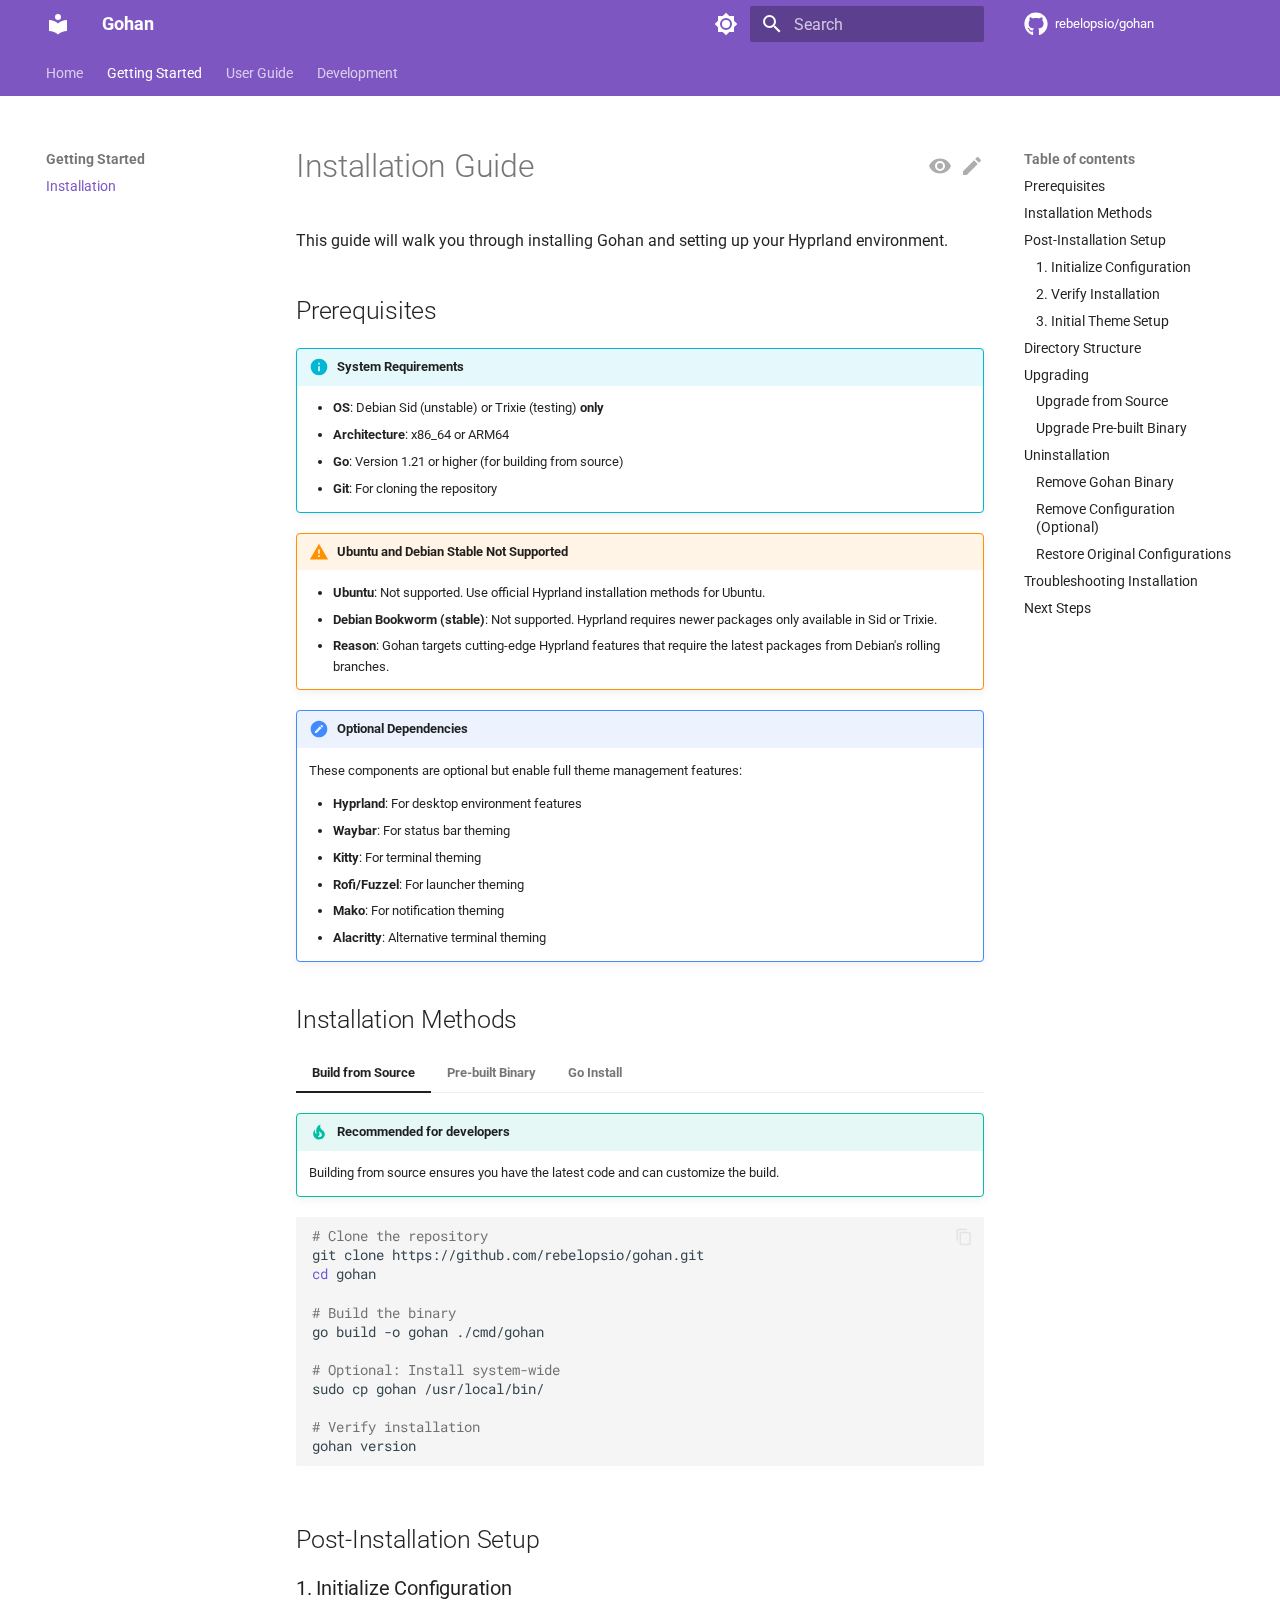
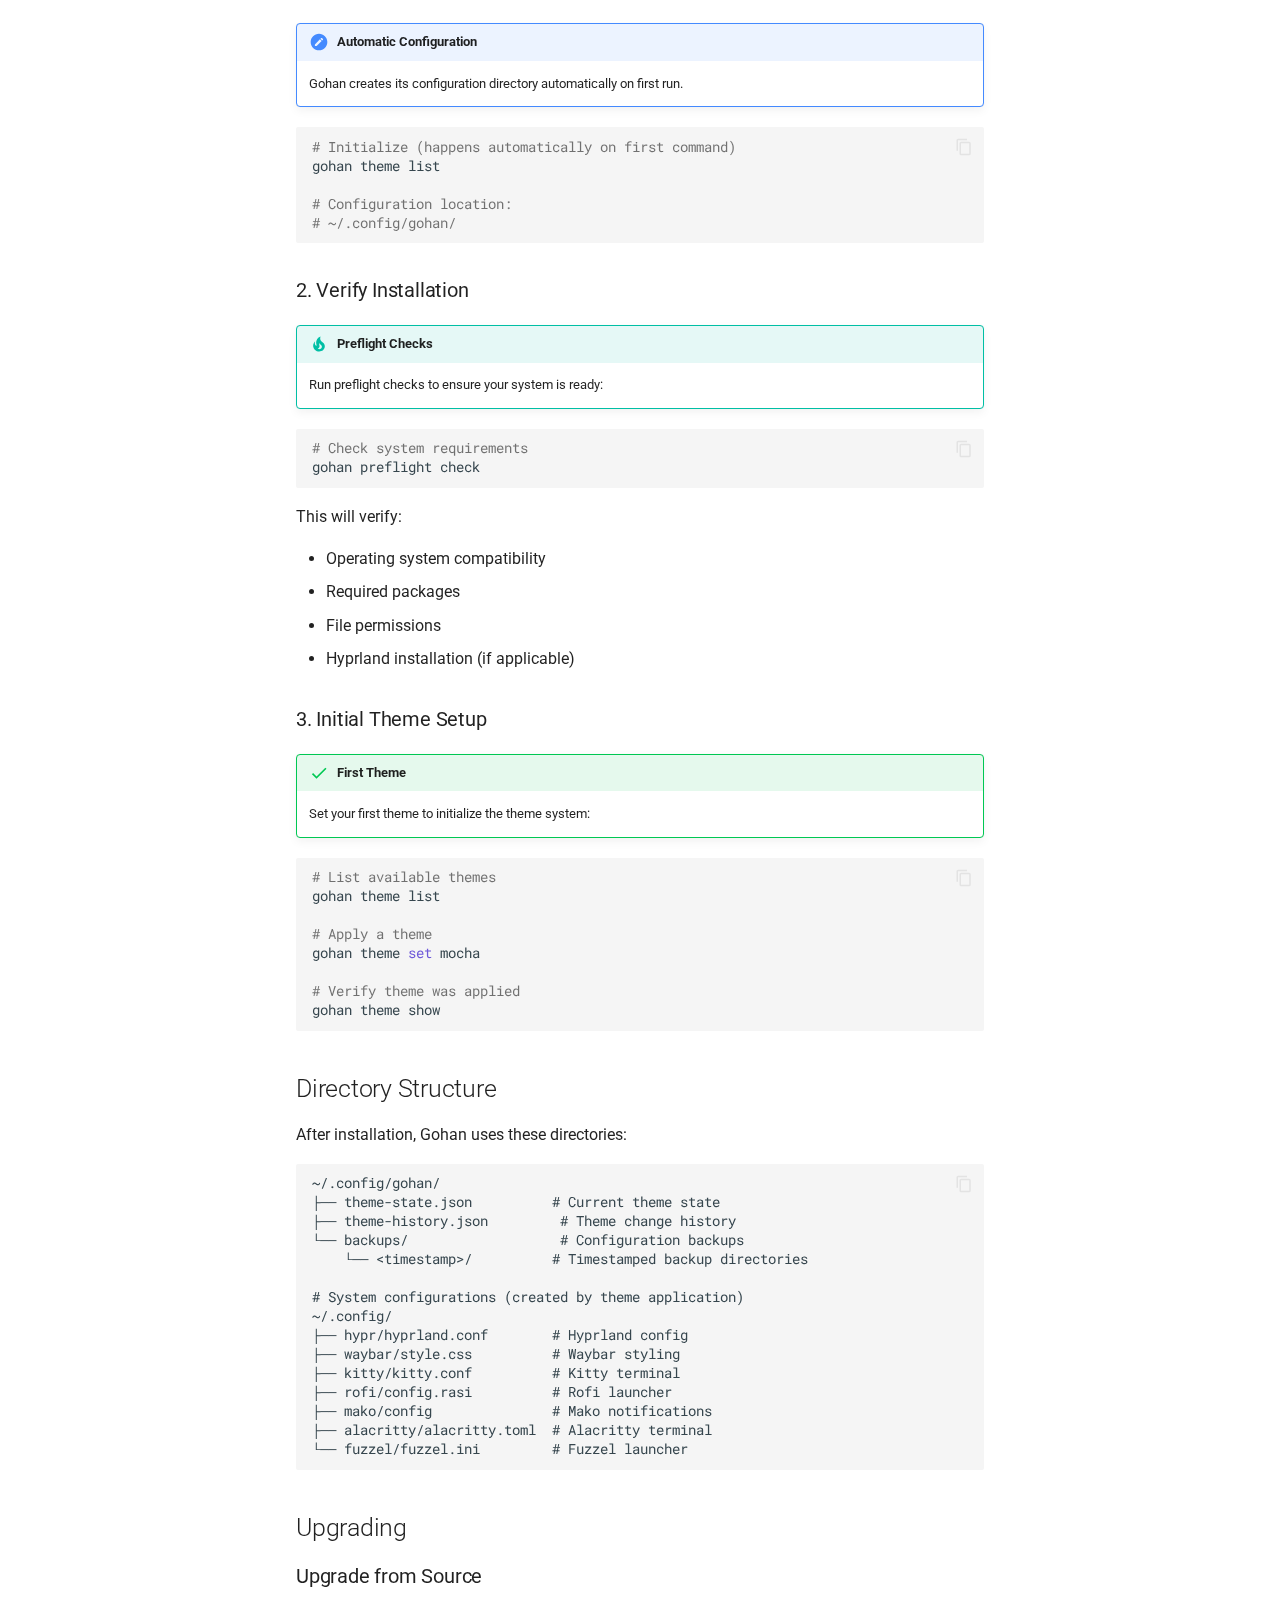
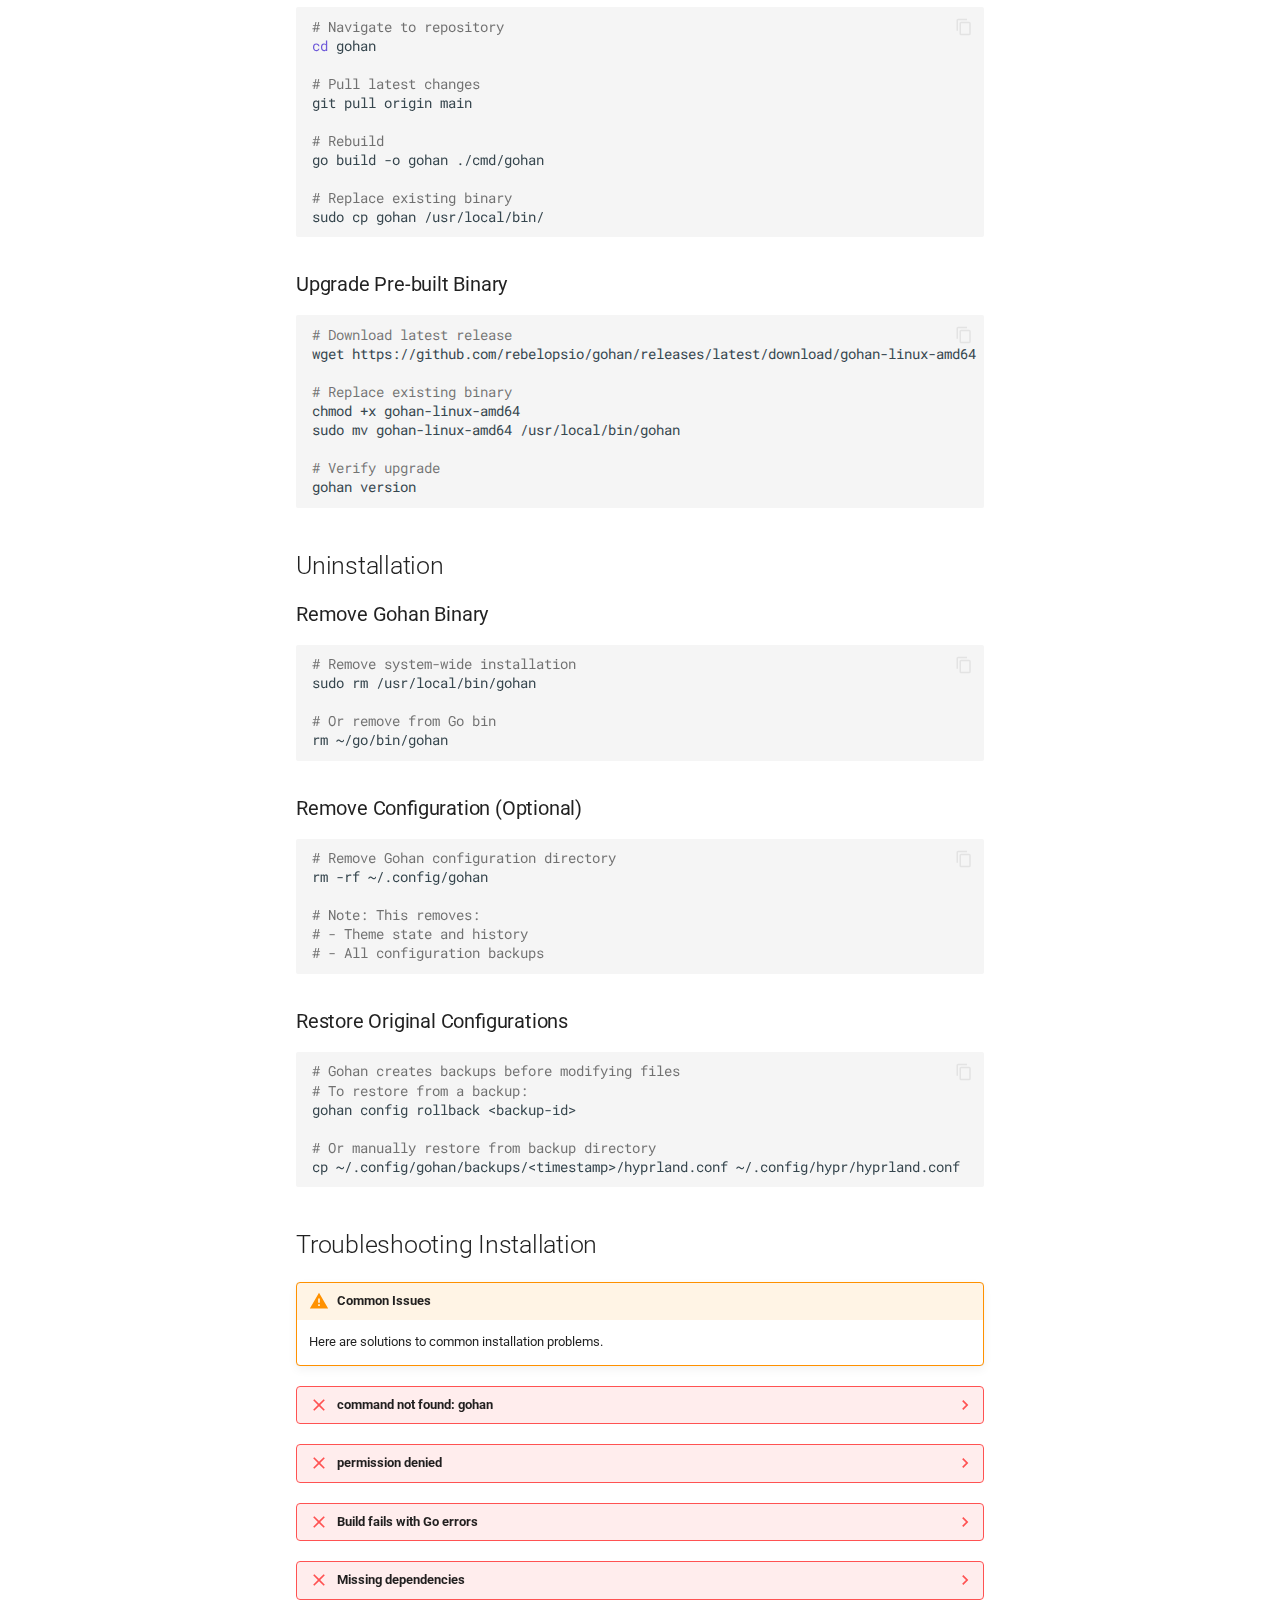
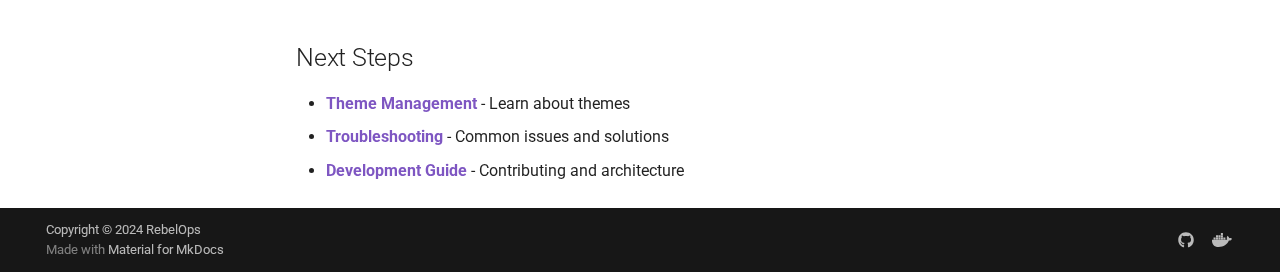
<file: installation/index.html>
<!doctype html><html lang=en class=no-js> <head><meta charset=utf-8><meta name=viewport content="width=device-width,initial-scale=1"><meta name=description content="Hyprland Environment Manager - Automated installation, beautiful theming, and seamless configuration management"><meta name=author content=RebelOps><link href=https://rebelopsio.github.io/gohan/installation/ rel=canonical><link rel=prev href=..><link href=../theme-management/ rel=next><link rel=icon href=../assets/images/favicon.png><meta name=generator content="mkdocs-1.6.1, mkdocs-material-9.6.23"><title>Installation - Gohan</title><link rel=stylesheet href=../assets/stylesheets/main.84d31ad4.min.css><link rel=stylesheet href=../assets/stylesheets/palette.06af60db.min.css><link rel=preconnect href=https://fonts.gstatic.com crossorigin><link rel=stylesheet href="https://fonts.googleapis.com/css?family=Roboto:300,300i,400,400i,700,700i%7CRoboto+Mono:400,400i,700,700i&display=fallback"><style>:root{--md-text-font:"Roboto";--md-code-font:"Roboto Mono"}</style><script>__md_scope=new URL("..",location),__md_hash=e=>[...e].reduce(((e,_)=>(e<<5)-e+_.charCodeAt(0)),0),__md_get=(e,_=localStorage,t=__md_scope)=>JSON.parse(_.getItem(t.pathname+"."+e)),__md_set=(e,_,t=localStorage,a=__md_scope)=>{try{t.setItem(a.pathname+"."+e,JSON.stringify(_))}catch(e){}}</script></head> <body dir=ltr data-md-color-scheme=default data-md-color-primary=deep-purple data-md-color-accent=purple> <input class=md-toggle data-md-toggle=drawer type=checkbox id=__drawer autocomplete=off> <input class=md-toggle data-md-toggle=search type=checkbox id=__search autocomplete=off> <label class=md-overlay for=__drawer></label> <div data-md-component=skip> <a href=#installation-guide class=md-skip> Skip to content </a> </div> <div data-md-component=announce> </div> <header class=md-header data-md-component=header> <nav class="md-header__inner md-grid" aria-label=Header> <a href=.. title=Gohan class="md-header__button md-logo" aria-label=Gohan data-md-component=logo> <svg xmlns=http://www.w3.org/2000/svg viewbox="0 0 24 24"><path d="M12 8a3 3 0 0 0 3-3 3 3 0 0 0-3-3 3 3 0 0 0-3 3 3 3 0 0 0 3 3m0 3.54C9.64 9.35 6.5 8 3 8v11c3.5 0 6.64 1.35 9 3.54 2.36-2.19 5.5-3.54 9-3.54V8c-3.5 0-6.64 1.35-9 3.54"/></svg> </a> <label class="md-header__button md-icon" for=__drawer> <svg xmlns=http://www.w3.org/2000/svg viewbox="0 0 24 24"><path d="M3 6h18v2H3zm0 5h18v2H3zm0 5h18v2H3z"/></svg> </label> <div class=md-header__title data-md-component=header-title> <div class=md-header__ellipsis> <div class=md-header__topic> <span class=md-ellipsis> Gohan </span> </div> <div class=md-header__topic data-md-component=header-topic> <span class=md-ellipsis> Installation </span> </div> </div> </div> <form class=md-header__option data-md-component=palette> <input class=md-option data-md-color-media="(prefers-color-scheme: light)" data-md-color-scheme=default data-md-color-primary=deep-purple data-md-color-accent=purple aria-label="Switch to dark mode" type=radio name=__palette id=__palette_0> <label class="md-header__button md-icon" title="Switch to dark mode" for=__palette_1 hidden> <svg xmlns=http://www.w3.org/2000/svg viewbox="0 0 24 24"><path d="M12 8a4 4 0 0 0-4 4 4 4 0 0 0 4 4 4 4 0 0 0 4-4 4 4 0 0 0-4-4m0 10a6 6 0 0 1-6-6 6 6 0 0 1 6-6 6 6 0 0 1 6 6 6 6 0 0 1-6 6m8-9.31V4h-4.69L12 .69 8.69 4H4v4.69L.69 12 4 15.31V20h4.69L12 23.31 15.31 20H20v-4.69L23.31 12z"/></svg> </label> <input class=md-option data-md-color-media="(prefers-color-scheme: dark)" data-md-color-scheme=slate data-md-color-primary=deep-purple data-md-color-accent=purple aria-label="Switch to light mode" type=radio name=__palette id=__palette_1> <label class="md-header__button md-icon" title="Switch to light mode" for=__palette_0 hidden> <svg xmlns=http://www.w3.org/2000/svg viewbox="0 0 24 24"><path d="M12 18c-.89 0-1.74-.2-2.5-.55C11.56 16.5 13 14.42 13 12s-1.44-4.5-3.5-5.45C10.26 6.2 11.11 6 12 6a6 6 0 0 1 6 6 6 6 0 0 1-6 6m8-9.31V4h-4.69L12 .69 8.69 4H4v4.69L.69 12 4 15.31V20h4.69L12 23.31 15.31 20H20v-4.69L23.31 12z"/></svg> </label> </form> <script>var palette=__md_get("__palette");if(palette&&palette.color){if("(prefers-color-scheme)"===palette.color.media){var media=matchMedia("(prefers-color-scheme: light)"),input=document.querySelector(media.matches?"[data-md-color-media='(prefers-color-scheme: light)']":"[data-md-color-media='(prefers-color-scheme: dark)']");palette.color.media=input.getAttribute("data-md-color-media"),palette.color.scheme=input.getAttribute("data-md-color-scheme"),palette.color.primary=input.getAttribute("data-md-color-primary"),palette.color.accent=input.getAttribute("data-md-color-accent")}for(var[key,value]of Object.entries(palette.color))document.body.setAttribute("data-md-color-"+key,value)}</script> <label class="md-header__button md-icon" for=__search> <svg xmlns=http://www.w3.org/2000/svg viewbox="0 0 24 24"><path d="M9.5 3A6.5 6.5 0 0 1 16 9.5c0 1.61-.59 3.09-1.56 4.23l.27.27h.79l5 5-1.5 1.5-5-5v-.79l-.27-.27A6.52 6.52 0 0 1 9.5 16 6.5 6.5 0 0 1 3 9.5 6.5 6.5 0 0 1 9.5 3m0 2C7 5 5 7 5 9.5S7 14 9.5 14 14 12 14 9.5 12 5 9.5 5"/></svg> </label> <div class=md-search data-md-component=search role=dialog> <label class=md-search__overlay for=__search></label> <div class=md-search__inner role=search> <form class=md-search__form name=search> <input type=text class=md-search__input name=query aria-label=Search placeholder=Search autocapitalize=off autocorrect=off autocomplete=off spellcheck=false data-md-component=search-query required> <label class="md-search__icon md-icon" for=__search> <svg xmlns=http://www.w3.org/2000/svg viewbox="0 0 24 24"><path d="M9.5 3A6.5 6.5 0 0 1 16 9.5c0 1.61-.59 3.09-1.56 4.23l.27.27h.79l5 5-1.5 1.5-5-5v-.79l-.27-.27A6.52 6.52 0 0 1 9.5 16 6.5 6.5 0 0 1 3 9.5 6.5 6.5 0 0 1 9.5 3m0 2C7 5 5 7 5 9.5S7 14 9.5 14 14 12 14 9.5 12 5 9.5 5"/></svg> <svg xmlns=http://www.w3.org/2000/svg viewbox="0 0 24 24"><path d="M20 11v2H8l5.5 5.5-1.42 1.42L4.16 12l7.92-7.92L13.5 5.5 8 11z"/></svg> </label> <nav class=md-search__options aria-label=Search> <a href=javascript:void(0) class="md-search__icon md-icon" title=Share aria-label=Share data-clipboard data-clipboard-text data-md-component=search-share tabindex=-1> <svg xmlns=http://www.w3.org/2000/svg viewbox="0 0 24 24"><path d="M18 16.08c-.76 0-1.44.3-1.96.77L8.91 12.7c.05-.23.09-.46.09-.7s-.04-.47-.09-.7l7.05-4.11c.54.5 1.25.81 2.04.81a3 3 0 0 0 3-3 3 3 0 0 0-3-3 3 3 0 0 0-3 3c0 .24.04.47.09.7L8.04 9.81C7.5 9.31 6.79 9 6 9a3 3 0 0 0-3 3 3 3 0 0 0 3 3c.79 0 1.5-.31 2.04-.81l7.12 4.15c-.05.21-.08.43-.08.66 0 1.61 1.31 2.91 2.92 2.91s2.92-1.3 2.92-2.91A2.92 2.92 0 0 0 18 16.08"/></svg> </a> <button type=reset class="md-search__icon md-icon" title=Clear aria-label=Clear tabindex=-1> <svg xmlns=http://www.w3.org/2000/svg viewbox="0 0 24 24"><path d="M19 6.41 17.59 5 12 10.59 6.41 5 5 6.41 10.59 12 5 17.59 6.41 19 12 13.41 17.59 19 19 17.59 13.41 12z"/></svg> </button> </nav> <div class=md-search__suggest data-md-component=search-suggest></div> </form> <div class=md-search__output> <div class=md-search__scrollwrap tabindex=0 data-md-scrollfix> <div class=md-search-result data-md-component=search-result> <div class=md-search-result__meta> Initializing search </div> <ol class=md-search-result__list role=presentation></ol> </div> </div> </div> </div> </div> <div class=md-header__source> <a href=https://github.com/rebelopsio/gohan title="Go to repository" class=md-source data-md-component=source> <div class="md-source__icon md-icon"> <svg xmlns=http://www.w3.org/2000/svg viewbox="0 0 512 512"><!-- Font Awesome Free 7.1.0 by @fontawesome - https://fontawesome.com License - https://fontawesome.com/license/free (Icons: CC BY 4.0, Fonts: SIL OFL 1.1, Code: MIT License) Copyright 2025 Fonticons, Inc.--><path d="M173.9 397.4c0 2-2.3 3.6-5.2 3.6-3.3.3-5.6-1.3-5.6-3.6 0-2 2.3-3.6 5.2-3.6 3-.3 5.6 1.3 5.6 3.6m-31.1-4.5c-.7 2 1.3 4.3 4.3 4.9 2.6 1 5.6 0 6.2-2s-1.3-4.3-4.3-5.2c-2.6-.7-5.5.3-6.2 2.3m44.2-1.7c-2.9.7-4.9 2.6-4.6 4.9.3 2 2.9 3.3 5.9 2.6 2.9-.7 4.9-2.6 4.6-4.6-.3-1.9-3-3.2-5.9-2.9M252.8 8C114.1 8 8 113.3 8 252c0 110.9 69.8 205.8 169.5 239.2 12.8 2.3 17.3-5.6 17.3-12.1 0-6.2-.3-40.4-.3-61.4 0 0-70 15-84.7-29.8 0 0-11.4-29.1-27.8-36.6 0 0-22.9-15.7 1.6-15.4 0 0 24.9 2 38.6 25.8 21.9 38.6 58.6 27.5 72.9 20.9 2.3-16 8.8-27.1 16-33.7-55.9-6.2-112.3-14.3-112.3-110.5 0-27.5 7.6-41.3 23.6-58.9-2.6-6.5-11.1-33.3 2.6-67.9 20.9-6.5 69 27 69 27 20-5.6 41.5-8.5 62.8-8.5s42.8 2.9 62.8 8.5c0 0 48.1-33.6 69-27 13.7 34.7 5.2 61.4 2.6 67.9 16 17.7 25.8 31.5 25.8 58.9 0 96.5-58.9 104.2-114.8 110.5 9.2 7.9 17 22.9 17 46.4 0 33.7-.3 75.4-.3 83.6 0 6.5 4.6 14.4 17.3 12.1C436.2 457.8 504 362.9 504 252 504 113.3 391.5 8 252.8 8M105.2 352.9c-1.3 1-1 3.3.7 5.2 1.6 1.6 3.9 2.3 5.2 1 1.3-1 1-3.3-.7-5.2-1.6-1.6-3.9-2.3-5.2-1m-10.8-8.1c-.7 1.3.3 2.9 2.3 3.9 1.6 1 3.6.7 4.3-.7.7-1.3-.3-2.9-2.3-3.9-2-.6-3.6-.3-4.3.7m32.4 35.6c-1.6 1.3-1 4.3 1.3 6.2 2.3 2.3 5.2 2.6 6.5 1 1.3-1.3.7-4.3-1.3-6.2-2.2-2.3-5.2-2.6-6.5-1m-11.4-14.7c-1.6 1-1.6 3.6 0 5.9s4.3 3.3 5.6 2.3c1.6-1.3 1.6-3.9 0-6.2-1.4-2.3-4-3.3-5.6-2"/></svg> </div> <div class=md-source__repository> rebelopsio/gohan </div> </a> </div> </nav> </header> <div class=md-container data-md-component=container> <nav class=md-tabs aria-label=Tabs data-md-component=tabs> <div class=md-grid> <ul class=md-tabs__list> <li class=md-tabs__item> <a href=.. class=md-tabs__link> Home </a> </li> <li class="md-tabs__item md-tabs__item--active"> <a href=./ class=md-tabs__link> Getting Started </a> </li> <li class=md-tabs__item> <a href=../theme-management/ class=md-tabs__link> User Guide </a> </li> <li class=md-tabs__item> <a href=../development/ class=md-tabs__link> Development </a> </li> </ul> </div> </nav> <main class=md-main data-md-component=main> <div class="md-main__inner md-grid"> <div class="md-sidebar md-sidebar--primary" data-md-component=sidebar data-md-type=navigation> <div class=md-sidebar__scrollwrap> <div class=md-sidebar__inner> <nav class="md-nav md-nav--primary md-nav--lifted" aria-label=Navigation data-md-level=0> <label class=md-nav__title for=__drawer> <a href=.. title=Gohan class="md-nav__button md-logo" aria-label=Gohan data-md-component=logo> <svg xmlns=http://www.w3.org/2000/svg viewbox="0 0 24 24"><path d="M12 8a3 3 0 0 0 3-3 3 3 0 0 0-3-3 3 3 0 0 0-3 3 3 3 0 0 0 3 3m0 3.54C9.64 9.35 6.5 8 3 8v11c3.5 0 6.64 1.35 9 3.54 2.36-2.19 5.5-3.54 9-3.54V8c-3.5 0-6.64 1.35-9 3.54"/></svg> </a> Gohan </label> <div class=md-nav__source> <a href=https://github.com/rebelopsio/gohan title="Go to repository" class=md-source data-md-component=source> <div class="md-source__icon md-icon"> <svg xmlns=http://www.w3.org/2000/svg viewbox="0 0 512 512"><!-- Font Awesome Free 7.1.0 by @fontawesome - https://fontawesome.com License - https://fontawesome.com/license/free (Icons: CC BY 4.0, Fonts: SIL OFL 1.1, Code: MIT License) Copyright 2025 Fonticons, Inc.--><path d="M173.9 397.4c0 2-2.3 3.6-5.2 3.6-3.3.3-5.6-1.3-5.6-3.6 0-2 2.3-3.6 5.2-3.6 3-.3 5.6 1.3 5.6 3.6m-31.1-4.5c-.7 2 1.3 4.3 4.3 4.9 2.6 1 5.6 0 6.2-2s-1.3-4.3-4.3-5.2c-2.6-.7-5.5.3-6.2 2.3m44.2-1.7c-2.9.7-4.9 2.6-4.6 4.9.3 2 2.9 3.3 5.9 2.6 2.9-.7 4.9-2.6 4.6-4.6-.3-1.9-3-3.2-5.9-2.9M252.8 8C114.1 8 8 113.3 8 252c0 110.9 69.8 205.8 169.5 239.2 12.8 2.3 17.3-5.6 17.3-12.1 0-6.2-.3-40.4-.3-61.4 0 0-70 15-84.7-29.8 0 0-11.4-29.1-27.8-36.6 0 0-22.9-15.7 1.6-15.4 0 0 24.9 2 38.6 25.8 21.9 38.6 58.6 27.5 72.9 20.9 2.3-16 8.8-27.1 16-33.7-55.9-6.2-112.3-14.3-112.3-110.5 0-27.5 7.6-41.3 23.6-58.9-2.6-6.5-11.1-33.3 2.6-67.9 20.9-6.5 69 27 69 27 20-5.6 41.5-8.5 62.8-8.5s42.8 2.9 62.8 8.5c0 0 48.1-33.6 69-27 13.7 34.7 5.2 61.4 2.6 67.9 16 17.7 25.8 31.5 25.8 58.9 0 96.5-58.9 104.2-114.8 110.5 9.2 7.9 17 22.9 17 46.4 0 33.7-.3 75.4-.3 83.6 0 6.5 4.6 14.4 17.3 12.1C436.2 457.8 504 362.9 504 252 504 113.3 391.5 8 252.8 8M105.2 352.9c-1.3 1-1 3.3.7 5.2 1.6 1.6 3.9 2.3 5.2 1 1.3-1 1-3.3-.7-5.2-1.6-1.6-3.9-2.3-5.2-1m-10.8-8.1c-.7 1.3.3 2.9 2.3 3.9 1.6 1 3.6.7 4.3-.7.7-1.3-.3-2.9-2.3-3.9-2-.6-3.6-.3-4.3.7m32.4 35.6c-1.6 1.3-1 4.3 1.3 6.2 2.3 2.3 5.2 2.6 6.5 1 1.3-1.3.7-4.3-1.3-6.2-2.2-2.3-5.2-2.6-6.5-1m-11.4-14.7c-1.6 1-1.6 3.6 0 5.9s4.3 3.3 5.6 2.3c1.6-1.3 1.6-3.9 0-6.2-1.4-2.3-4-3.3-5.6-2"/></svg> </div> <div class=md-source__repository> rebelopsio/gohan </div> </a> </div> <ul class=md-nav__list data-md-scrollfix> <li class=md-nav__item> <a href=.. class=md-nav__link> <span class=md-ellipsis> Home </span> </a> </li> <li class="md-nav__item md-nav__item--active md-nav__item--section md-nav__item--nested"> <input class="md-nav__toggle md-toggle " type=checkbox id=__nav_2 checked> <label class=md-nav__link for=__nav_2 id=__nav_2_label tabindex> <span class=md-ellipsis> Getting Started </span> <span class="md-nav__icon md-icon"></span> </label> <nav class=md-nav data-md-level=1 aria-labelledby=__nav_2_label aria-expanded=true> <label class=md-nav__title for=__nav_2> <span class="md-nav__icon md-icon"></span> Getting Started </label> <ul class=md-nav__list data-md-scrollfix> <li class="md-nav__item md-nav__item--active"> <input class="md-nav__toggle md-toggle" type=checkbox id=__toc> <label class="md-nav__link md-nav__link--active" for=__toc> <span class=md-ellipsis> Installation </span> <span class="md-nav__icon md-icon"></span> </label> <a href=./ class="md-nav__link md-nav__link--active"> <span class=md-ellipsis> Installation </span> </a> <nav class="md-nav md-nav--secondary" aria-label="Table of contents"> <label class=md-nav__title for=__toc> <span class="md-nav__icon md-icon"></span> Table of contents </label> <ul class=md-nav__list data-md-component=toc data-md-scrollfix> <li class=md-nav__item> <a href=#prerequisites class=md-nav__link> <span class=md-ellipsis> Prerequisites </span> </a> </li> <li class=md-nav__item> <a href=#installation-methods class=md-nav__link> <span class=md-ellipsis> Installation Methods </span> </a> </li> <li class=md-nav__item> <a href=#post-installation-setup class=md-nav__link> <span class=md-ellipsis> Post-Installation Setup </span> </a> <nav class=md-nav aria-label="Post-Installation Setup"> <ul class=md-nav__list> <li class=md-nav__item> <a href=#1-initialize-configuration class=md-nav__link> <span class=md-ellipsis> 1. Initialize Configuration </span> </a> </li> <li class=md-nav__item> <a href=#2-verify-installation class=md-nav__link> <span class=md-ellipsis> 2. Verify Installation </span> </a> </li> <li class=md-nav__item> <a href=#3-initial-theme-setup class=md-nav__link> <span class=md-ellipsis> 3. Initial Theme Setup </span> </a> </li> </ul> </nav> </li> <li class=md-nav__item> <a href=#directory-structure class=md-nav__link> <span class=md-ellipsis> Directory Structure </span> </a> </li> <li class=md-nav__item> <a href=#upgrading class=md-nav__link> <span class=md-ellipsis> Upgrading </span> </a> <nav class=md-nav aria-label=Upgrading> <ul class=md-nav__list> <li class=md-nav__item> <a href=#upgrade-from-source class=md-nav__link> <span class=md-ellipsis> Upgrade from Source </span> </a> </li> <li class=md-nav__item> <a href=#upgrade-pre-built-binary class=md-nav__link> <span class=md-ellipsis> Upgrade Pre-built Binary </span> </a> </li> </ul> </nav> </li> <li class=md-nav__item> <a href=#uninstallation class=md-nav__link> <span class=md-ellipsis> Uninstallation </span> </a> <nav class=md-nav aria-label=Uninstallation> <ul class=md-nav__list> <li class=md-nav__item> <a href=#remove-gohan-binary class=md-nav__link> <span class=md-ellipsis> Remove Gohan Binary </span> </a> </li> <li class=md-nav__item> <a href=#remove-configuration-optional class=md-nav__link> <span class=md-ellipsis> Remove Configuration (Optional) </span> </a> </li> <li class=md-nav__item> <a href=#restore-original-configurations class=md-nav__link> <span class=md-ellipsis> Restore Original Configurations </span> </a> </li> </ul> </nav> </li> <li class=md-nav__item> <a href=#troubleshooting-installation class=md-nav__link> <span class=md-ellipsis> Troubleshooting Installation </span> </a> </li> <li class=md-nav__item> <a href=#next-steps class=md-nav__link> <span class=md-ellipsis> Next Steps </span> </a> </li> </ul> </nav> </li> </ul> </nav> </li> <li class="md-nav__item md-nav__item--nested"> <input class="md-nav__toggle md-toggle md-toggle--indeterminate" type=checkbox id=__nav_3> <label class=md-nav__link for=__nav_3 id=__nav_3_label tabindex=0> <span class=md-ellipsis> User Guide </span> <span class="md-nav__icon md-icon"></span> </label> <nav class=md-nav data-md-level=1 aria-labelledby=__nav_3_label aria-expanded=false> <label class=md-nav__title for=__nav_3> <span class="md-nav__icon md-icon"></span> User Guide </label> <ul class=md-nav__list data-md-scrollfix> <li class=md-nav__item> <a href=../theme-management/ class=md-nav__link> <span class=md-ellipsis> Theme Management </span> </a> </li> <li class=md-nav__item> <a href=../troubleshooting/ class=md-nav__link> <span class=md-ellipsis> Troubleshooting </span> </a> </li> </ul> </nav> </li> <li class="md-nav__item md-nav__item--nested"> <input class="md-nav__toggle md-toggle md-toggle--indeterminate" type=checkbox id=__nav_4> <label class=md-nav__link for=__nav_4 id=__nav_4_label tabindex=0> <span class=md-ellipsis> Development </span> <span class="md-nav__icon md-icon"></span> </label> <nav class=md-nav data-md-level=1 aria-labelledby=__nav_4_label aria-expanded=false> <label class=md-nav__title for=__nav_4> <span class="md-nav__icon md-icon"></span> Development </label> <ul class=md-nav__list data-md-scrollfix> <li class=md-nav__item> <a href=../development/ class=md-nav__link> <span class=md-ellipsis> Contributing </span> </a> </li> </ul> </nav> </li> </ul> </nav> </div> </div> </div> <div class="md-sidebar md-sidebar--secondary" data-md-component=sidebar data-md-type=toc> <div class=md-sidebar__scrollwrap> <div class=md-sidebar__inner> <nav class="md-nav md-nav--secondary" aria-label="Table of contents"> <label class=md-nav__title for=__toc> <span class="md-nav__icon md-icon"></span> Table of contents </label> <ul class=md-nav__list data-md-component=toc data-md-scrollfix> <li class=md-nav__item> <a href=#prerequisites class=md-nav__link> <span class=md-ellipsis> Prerequisites </span> </a> </li> <li class=md-nav__item> <a href=#installation-methods class=md-nav__link> <span class=md-ellipsis> Installation Methods </span> </a> </li> <li class=md-nav__item> <a href=#post-installation-setup class=md-nav__link> <span class=md-ellipsis> Post-Installation Setup </span> </a> <nav class=md-nav aria-label="Post-Installation Setup"> <ul class=md-nav__list> <li class=md-nav__item> <a href=#1-initialize-configuration class=md-nav__link> <span class=md-ellipsis> 1. Initialize Configuration </span> </a> </li> <li class=md-nav__item> <a href=#2-verify-installation class=md-nav__link> <span class=md-ellipsis> 2. Verify Installation </span> </a> </li> <li class=md-nav__item> <a href=#3-initial-theme-setup class=md-nav__link> <span class=md-ellipsis> 3. Initial Theme Setup </span> </a> </li> </ul> </nav> </li> <li class=md-nav__item> <a href=#directory-structure class=md-nav__link> <span class=md-ellipsis> Directory Structure </span> </a> </li> <li class=md-nav__item> <a href=#upgrading class=md-nav__link> <span class=md-ellipsis> Upgrading </span> </a> <nav class=md-nav aria-label=Upgrading> <ul class=md-nav__list> <li class=md-nav__item> <a href=#upgrade-from-source class=md-nav__link> <span class=md-ellipsis> Upgrade from Source </span> </a> </li> <li class=md-nav__item> <a href=#upgrade-pre-built-binary class=md-nav__link> <span class=md-ellipsis> Upgrade Pre-built Binary </span> </a> </li> </ul> </nav> </li> <li class=md-nav__item> <a href=#uninstallation class=md-nav__link> <span class=md-ellipsis> Uninstallation </span> </a> <nav class=md-nav aria-label=Uninstallation> <ul class=md-nav__list> <li class=md-nav__item> <a href=#remove-gohan-binary class=md-nav__link> <span class=md-ellipsis> Remove Gohan Binary </span> </a> </li> <li class=md-nav__item> <a href=#remove-configuration-optional class=md-nav__link> <span class=md-ellipsis> Remove Configuration (Optional) </span> </a> </li> <li class=md-nav__item> <a href=#restore-original-configurations class=md-nav__link> <span class=md-ellipsis> Restore Original Configurations </span> </a> </li> </ul> </nav> </li> <li class=md-nav__item> <a href=#troubleshooting-installation class=md-nav__link> <span class=md-ellipsis> Troubleshooting Installation </span> </a> </li> <li class=md-nav__item> <a href=#next-steps class=md-nav__link> <span class=md-ellipsis> Next Steps </span> </a> </li> </ul> </nav> </div> </div> </div> <div class=md-content data-md-component=content> <article class="md-content__inner md-typeset"> <a href=https://github.com/rebelopsio/gohan/edit/main/docs/installation.md title="Edit this page" class="md-content__button md-icon" rel=edit> <svg xmlns=http://www.w3.org/2000/svg viewbox="0 0 24 24"><path d="M20.71 7.04c.39-.39.39-1.04 0-1.41l-2.34-2.34c-.37-.39-1.02-.39-1.41 0l-1.84 1.83 3.75 3.75M3 17.25V21h3.75L17.81 9.93l-3.75-3.75z"/></svg> </a> <a href=https://github.com/rebelopsio/gohan/raw/main/docs/installation.md title="View source of this page" class="md-content__button md-icon"> <svg xmlns=http://www.w3.org/2000/svg viewbox="0 0 24 24"><path d="M12 9a3 3 0 0 0-3 3 3 3 0 0 0 3 3 3 3 0 0 0 3-3 3 3 0 0 0-3-3m0 8a5 5 0 0 1-5-5 5 5 0 0 1 5-5 5 5 0 0 1 5 5 5 5 0 0 1-5 5m0-12.5C7 4.5 2.73 7.61 1 12c1.73 4.39 6 7.5 11 7.5s9.27-3.11 11-7.5c-1.73-4.39-6-7.5-11-7.5"/></svg> </a> <h1 id=installation-guide>Installation Guide<a class=headerlink href=#installation-guide title="Permanent link">&para;</a></h1> <p>This guide will walk you through installing Gohan and setting up your Hyprland environment.</p> <h2 id=prerequisites>Prerequisites<a class=headerlink href=#prerequisites title="Permanent link">&para;</a></h2> <div class="admonition info"> <p class=admonition-title>System Requirements</p> <ul> <li><strong>OS</strong>: Debian Sid (unstable) or Trixie (testing) <strong>only</strong></li> <li><strong>Architecture</strong>: x86_64 or ARM64</li> <li><strong>Go</strong>: Version 1.21 or higher (for building from source)</li> <li><strong>Git</strong>: For cloning the repository</li> </ul> </div> <div class="admonition warning"> <p class=admonition-title>Ubuntu and Debian Stable Not Supported</p> <ul> <li><strong>Ubuntu</strong>: Not supported. Use official Hyprland installation methods for Ubuntu.</li> <li><strong>Debian Bookworm (stable)</strong>: Not supported. Hyprland requires newer packages only available in Sid or Trixie.</li> <li><strong>Reason</strong>: Gohan targets cutting-edge Hyprland features that require the latest packages from Debian's rolling branches.</li> </ul> </div> <div class="admonition note"> <p class=admonition-title>Optional Dependencies</p> <p>These components are optional but enable full theme management features:</p> <ul> <li><strong>Hyprland</strong>: For desktop environment features</li> <li><strong>Waybar</strong>: For status bar theming</li> <li><strong>Kitty</strong>: For terminal theming</li> <li><strong>Rofi/Fuzzel</strong>: For launcher theming</li> <li><strong>Mako</strong>: For notification theming</li> <li><strong>Alacritty</strong>: Alternative terminal theming</li> </ul> </div> <h2 id=installation-methods>Installation Methods<a class=headerlink href=#installation-methods title="Permanent link">&para;</a></h2> <div class="tabbed-set tabbed-alternate" data-tabs=1:3><input checked=checked id=__tabbed_1_1 name=__tabbed_1 type=radio><input id=__tabbed_1_2 name=__tabbed_1 type=radio><input id=__tabbed_1_3 name=__tabbed_1 type=radio><div class=tabbed-labels><label for=__tabbed_1_1>Build from Source</label><label for=__tabbed_1_2>Pre-built Binary</label><label for=__tabbed_1_3>Go Install</label></div> <div class=tabbed-content> <div class=tabbed-block> <div class="admonition tip"> <p class=admonition-title>Recommended for developers</p> <p>Building from source ensures you have the latest code and can customize the build.</p> </div> <div class="language-bash highlight"><pre><span></span><code><span id=__span-0-1><a id=__codelineno-0-1 name=__codelineno-0-1 href=#__codelineno-0-1></a><span class=c1># Clone the repository</span>
</span><span id=__span-0-2><a id=__codelineno-0-2 name=__codelineno-0-2 href=#__codelineno-0-2></a>git<span class=w> </span>clone<span class=w> </span>https://github.com/rebelopsio/gohan.git
</span><span id=__span-0-3><a id=__codelineno-0-3 name=__codelineno-0-3 href=#__codelineno-0-3></a><span class=nb>cd</span><span class=w> </span>gohan
</span><span id=__span-0-4><a id=__codelineno-0-4 name=__codelineno-0-4 href=#__codelineno-0-4></a>
</span><span id=__span-0-5><a id=__codelineno-0-5 name=__codelineno-0-5 href=#__codelineno-0-5></a><span class=c1># Build the binary</span>
</span><span id=__span-0-6><a id=__codelineno-0-6 name=__codelineno-0-6 href=#__codelineno-0-6></a>go<span class=w> </span>build<span class=w> </span>-o<span class=w> </span>gohan<span class=w> </span>./cmd/gohan
</span><span id=__span-0-7><a id=__codelineno-0-7 name=__codelineno-0-7 href=#__codelineno-0-7></a>
</span><span id=__span-0-8><a id=__codelineno-0-8 name=__codelineno-0-8 href=#__codelineno-0-8></a><span class=c1># Optional: Install system-wide</span>
</span><span id=__span-0-9><a id=__codelineno-0-9 name=__codelineno-0-9 href=#__codelineno-0-9></a>sudo<span class=w> </span>cp<span class=w> </span>gohan<span class=w> </span>/usr/local/bin/
</span><span id=__span-0-10><a id=__codelineno-0-10 name=__codelineno-0-10 href=#__codelineno-0-10></a>
</span><span id=__span-0-11><a id=__codelineno-0-11 name=__codelineno-0-11 href=#__codelineno-0-11></a><span class=c1># Verify installation</span>
</span><span id=__span-0-12><a id=__codelineno-0-12 name=__codelineno-0-12 href=#__codelineno-0-12></a>gohan<span class=w> </span>version
</span></code></pre></div> </div> <div class=tabbed-block> <div class="admonition success"> <p class=admonition-title>Quick installation</p> <p>Download and install a pre-compiled binary in seconds.</p> </div> <div class="language-bash highlight"><pre><span></span><code><span id=__span-1-1><a id=__codelineno-1-1 name=__codelineno-1-1 href=#__codelineno-1-1></a><span class=c1># Download latest release</span>
</span><span id=__span-1-2><a id=__codelineno-1-2 name=__codelineno-1-2 href=#__codelineno-1-2></a>wget<span class=w> </span>https://github.com/rebelopsio/gohan/releases/latest/download/gohan-linux-amd64
</span><span id=__span-1-3><a id=__codelineno-1-3 name=__codelineno-1-3 href=#__codelineno-1-3></a>
</span><span id=__span-1-4><a id=__codelineno-1-4 name=__codelineno-1-4 href=#__codelineno-1-4></a><span class=c1># Make executable</span>
</span><span id=__span-1-5><a id=__codelineno-1-5 name=__codelineno-1-5 href=#__codelineno-1-5></a>chmod<span class=w> </span>+x<span class=w> </span>gohan-linux-amd64
</span><span id=__span-1-6><a id=__codelineno-1-6 name=__codelineno-1-6 href=#__codelineno-1-6></a>sudo<span class=w> </span>mv<span class=w> </span>gohan-linux-amd64<span class=w> </span>/usr/local/bin/gohan
</span><span id=__span-1-7><a id=__codelineno-1-7 name=__codelineno-1-7 href=#__codelineno-1-7></a>
</span><span id=__span-1-8><a id=__codelineno-1-8 name=__codelineno-1-8 href=#__codelineno-1-8></a><span class=c1># Verify installation</span>
</span><span id=__span-1-9><a id=__codelineno-1-9 name=__codelineno-1-9 href=#__codelineno-1-9></a>gohan<span class=w> </span>version
</span></code></pre></div> </div> <div class=tabbed-block> <div class="admonition info"> <p class=admonition-title>For Go developers</p> <p>Install directly using Go's package manager.</p> </div> <div class="language-bash highlight"><pre><span></span><code><span id=__span-2-1><a id=__codelineno-2-1 name=__codelineno-2-1 href=#__codelineno-2-1></a><span class=c1># Install directly with go install</span>
</span><span id=__span-2-2><a id=__codelineno-2-2 name=__codelineno-2-2 href=#__codelineno-2-2></a>go<span class=w> </span>install<span class=w> </span>github.com/rebelopsio/gohan/cmd/gohan@latest
</span><span id=__span-2-3><a id=__codelineno-2-3 name=__codelineno-2-3 href=#__codelineno-2-3></a>
</span><span id=__span-2-4><a id=__codelineno-2-4 name=__codelineno-2-4 href=#__codelineno-2-4></a><span class=c1># Verify installation</span>
</span><span id=__span-2-5><a id=__codelineno-2-5 name=__codelineno-2-5 href=#__codelineno-2-5></a>gohan<span class=w> </span>version
</span></code></pre></div> </div> </div> </div> <h2 id=post-installation-setup>Post-Installation Setup<a class=headerlink href=#post-installation-setup title="Permanent link">&para;</a></h2> <h3 id=1-initialize-configuration>1. Initialize Configuration<a class=headerlink href=#1-initialize-configuration title="Permanent link">&para;</a></h3> <div class="admonition note"> <p class=admonition-title>Automatic Configuration</p> <p>Gohan creates its configuration directory automatically on first run.</p> </div> <div class="language-bash highlight"><pre><span></span><code><span id=__span-3-1><a id=__codelineno-3-1 name=__codelineno-3-1 href=#__codelineno-3-1></a><span class=c1># Initialize (happens automatically on first command)</span>
</span><span id=__span-3-2><a id=__codelineno-3-2 name=__codelineno-3-2 href=#__codelineno-3-2></a>gohan<span class=w> </span>theme<span class=w> </span>list
</span><span id=__span-3-3><a id=__codelineno-3-3 name=__codelineno-3-3 href=#__codelineno-3-3></a>
</span><span id=__span-3-4><a id=__codelineno-3-4 name=__codelineno-3-4 href=#__codelineno-3-4></a><span class=c1># Configuration location:</span>
</span><span id=__span-3-5><a id=__codelineno-3-5 name=__codelineno-3-5 href=#__codelineno-3-5></a><span class=c1># ~/.config/gohan/</span>
</span></code></pre></div> <h3 id=2-verify-installation>2. Verify Installation<a class=headerlink href=#2-verify-installation title="Permanent link">&para;</a></h3> <div class="admonition tip"> <p class=admonition-title>Preflight Checks</p> <p>Run preflight checks to ensure your system is ready:</p> </div> <div class="language-bash highlight"><pre><span></span><code><span id=__span-4-1><a id=__codelineno-4-1 name=__codelineno-4-1 href=#__codelineno-4-1></a><span class=c1># Check system requirements</span>
</span><span id=__span-4-2><a id=__codelineno-4-2 name=__codelineno-4-2 href=#__codelineno-4-2></a>gohan<span class=w> </span>preflight<span class=w> </span>check
</span></code></pre></div> <p>This will verify:</p> <ul> <li>Operating system compatibility</li> <li>Required packages</li> <li>File permissions</li> <li>Hyprland installation (if applicable)</li> </ul> <h3 id=3-initial-theme-setup>3. Initial Theme Setup<a class=headerlink href=#3-initial-theme-setup title="Permanent link">&para;</a></h3> <div class="admonition success"> <p class=admonition-title>First Theme</p> <p>Set your first theme to initialize the theme system:</p> </div> <div class="language-bash highlight"><pre><span></span><code><span id=__span-5-1><a id=__codelineno-5-1 name=__codelineno-5-1 href=#__codelineno-5-1></a><span class=c1># List available themes</span>
</span><span id=__span-5-2><a id=__codelineno-5-2 name=__codelineno-5-2 href=#__codelineno-5-2></a>gohan<span class=w> </span>theme<span class=w> </span>list
</span><span id=__span-5-3><a id=__codelineno-5-3 name=__codelineno-5-3 href=#__codelineno-5-3></a>
</span><span id=__span-5-4><a id=__codelineno-5-4 name=__codelineno-5-4 href=#__codelineno-5-4></a><span class=c1># Apply a theme</span>
</span><span id=__span-5-5><a id=__codelineno-5-5 name=__codelineno-5-5 href=#__codelineno-5-5></a>gohan<span class=w> </span>theme<span class=w> </span><span class=nb>set</span><span class=w> </span>mocha
</span><span id=__span-5-6><a id=__codelineno-5-6 name=__codelineno-5-6 href=#__codelineno-5-6></a>
</span><span id=__span-5-7><a id=__codelineno-5-7 name=__codelineno-5-7 href=#__codelineno-5-7></a><span class=c1># Verify theme was applied</span>
</span><span id=__span-5-8><a id=__codelineno-5-8 name=__codelineno-5-8 href=#__codelineno-5-8></a>gohan<span class=w> </span>theme<span class=w> </span>show
</span></code></pre></div> <h2 id=directory-structure>Directory Structure<a class=headerlink href=#directory-structure title="Permanent link">&para;</a></h2> <p>After installation, Gohan uses these directories:</p> <div class="language-text highlight"><pre><span></span><code><span id=__span-6-1><a id=__codelineno-6-1 name=__codelineno-6-1 href=#__codelineno-6-1></a>~/.config/gohan/
</span><span id=__span-6-2><a id=__codelineno-6-2 name=__codelineno-6-2 href=#__codelineno-6-2></a>├── theme-state.json          # Current theme state
</span><span id=__span-6-3><a id=__codelineno-6-3 name=__codelineno-6-3 href=#__codelineno-6-3></a>├── theme-history.json         # Theme change history
</span><span id=__span-6-4><a id=__codelineno-6-4 name=__codelineno-6-4 href=#__codelineno-6-4></a>└── backups/                   # Configuration backups
</span><span id=__span-6-5><a id=__codelineno-6-5 name=__codelineno-6-5 href=#__codelineno-6-5></a>    └── &lt;timestamp&gt;/          # Timestamped backup directories
</span><span id=__span-6-6><a id=__codelineno-6-6 name=__codelineno-6-6 href=#__codelineno-6-6></a>
</span><span id=__span-6-7><a id=__codelineno-6-7 name=__codelineno-6-7 href=#__codelineno-6-7></a># System configurations (created by theme application)
</span><span id=__span-6-8><a id=__codelineno-6-8 name=__codelineno-6-8 href=#__codelineno-6-8></a>~/.config/
</span><span id=__span-6-9><a id=__codelineno-6-9 name=__codelineno-6-9 href=#__codelineno-6-9></a>├── hypr/hyprland.conf        # Hyprland config
</span><span id=__span-6-10><a id=__codelineno-6-10 name=__codelineno-6-10 href=#__codelineno-6-10></a>├── waybar/style.css          # Waybar styling
</span><span id=__span-6-11><a id=__codelineno-6-11 name=__codelineno-6-11 href=#__codelineno-6-11></a>├── kitty/kitty.conf          # Kitty terminal
</span><span id=__span-6-12><a id=__codelineno-6-12 name=__codelineno-6-12 href=#__codelineno-6-12></a>├── rofi/config.rasi          # Rofi launcher
</span><span id=__span-6-13><a id=__codelineno-6-13 name=__codelineno-6-13 href=#__codelineno-6-13></a>├── mako/config               # Mako notifications
</span><span id=__span-6-14><a id=__codelineno-6-14 name=__codelineno-6-14 href=#__codelineno-6-14></a>├── alacritty/alacritty.toml  # Alacritty terminal
</span><span id=__span-6-15><a id=__codelineno-6-15 name=__codelineno-6-15 href=#__codelineno-6-15></a>└── fuzzel/fuzzel.ini         # Fuzzel launcher
</span></code></pre></div> <h2 id=upgrading>Upgrading<a class=headerlink href=#upgrading title="Permanent link">&para;</a></h2> <h3 id=upgrade-from-source>Upgrade from Source<a class=headerlink href=#upgrade-from-source title="Permanent link">&para;</a></h3> <div class="language-bash highlight"><pre><span></span><code><span id=__span-7-1><a id=__codelineno-7-1 name=__codelineno-7-1 href=#__codelineno-7-1></a><span class=c1># Navigate to repository</span>
</span><span id=__span-7-2><a id=__codelineno-7-2 name=__codelineno-7-2 href=#__codelineno-7-2></a><span class=nb>cd</span><span class=w> </span>gohan
</span><span id=__span-7-3><a id=__codelineno-7-3 name=__codelineno-7-3 href=#__codelineno-7-3></a>
</span><span id=__span-7-4><a id=__codelineno-7-4 name=__codelineno-7-4 href=#__codelineno-7-4></a><span class=c1># Pull latest changes</span>
</span><span id=__span-7-5><a id=__codelineno-7-5 name=__codelineno-7-5 href=#__codelineno-7-5></a>git<span class=w> </span>pull<span class=w> </span>origin<span class=w> </span>main
</span><span id=__span-7-6><a id=__codelineno-7-6 name=__codelineno-7-6 href=#__codelineno-7-6></a>
</span><span id=__span-7-7><a id=__codelineno-7-7 name=__codelineno-7-7 href=#__codelineno-7-7></a><span class=c1># Rebuild</span>
</span><span id=__span-7-8><a id=__codelineno-7-8 name=__codelineno-7-8 href=#__codelineno-7-8></a>go<span class=w> </span>build<span class=w> </span>-o<span class=w> </span>gohan<span class=w> </span>./cmd/gohan
</span><span id=__span-7-9><a id=__codelineno-7-9 name=__codelineno-7-9 href=#__codelineno-7-9></a>
</span><span id=__span-7-10><a id=__codelineno-7-10 name=__codelineno-7-10 href=#__codelineno-7-10></a><span class=c1># Replace existing binary</span>
</span><span id=__span-7-11><a id=__codelineno-7-11 name=__codelineno-7-11 href=#__codelineno-7-11></a>sudo<span class=w> </span>cp<span class=w> </span>gohan<span class=w> </span>/usr/local/bin/
</span></code></pre></div> <h3 id=upgrade-pre-built-binary>Upgrade Pre-built Binary<a class=headerlink href=#upgrade-pre-built-binary title="Permanent link">&para;</a></h3> <div class="language-bash highlight"><pre><span></span><code><span id=__span-8-1><a id=__codelineno-8-1 name=__codelineno-8-1 href=#__codelineno-8-1></a><span class=c1># Download latest release</span>
</span><span id=__span-8-2><a id=__codelineno-8-2 name=__codelineno-8-2 href=#__codelineno-8-2></a>wget<span class=w> </span>https://github.com/rebelopsio/gohan/releases/latest/download/gohan-linux-amd64
</span><span id=__span-8-3><a id=__codelineno-8-3 name=__codelineno-8-3 href=#__codelineno-8-3></a>
</span><span id=__span-8-4><a id=__codelineno-8-4 name=__codelineno-8-4 href=#__codelineno-8-4></a><span class=c1># Replace existing binary</span>
</span><span id=__span-8-5><a id=__codelineno-8-5 name=__codelineno-8-5 href=#__codelineno-8-5></a>chmod<span class=w> </span>+x<span class=w> </span>gohan-linux-amd64
</span><span id=__span-8-6><a id=__codelineno-8-6 name=__codelineno-8-6 href=#__codelineno-8-6></a>sudo<span class=w> </span>mv<span class=w> </span>gohan-linux-amd64<span class=w> </span>/usr/local/bin/gohan
</span><span id=__span-8-7><a id=__codelineno-8-7 name=__codelineno-8-7 href=#__codelineno-8-7></a>
</span><span id=__span-8-8><a id=__codelineno-8-8 name=__codelineno-8-8 href=#__codelineno-8-8></a><span class=c1># Verify upgrade</span>
</span><span id=__span-8-9><a id=__codelineno-8-9 name=__codelineno-8-9 href=#__codelineno-8-9></a>gohan<span class=w> </span>version
</span></code></pre></div> <h2 id=uninstallation>Uninstallation<a class=headerlink href=#uninstallation title="Permanent link">&para;</a></h2> <h3 id=remove-gohan-binary>Remove Gohan Binary<a class=headerlink href=#remove-gohan-binary title="Permanent link">&para;</a></h3> <div class="language-bash highlight"><pre><span></span><code><span id=__span-9-1><a id=__codelineno-9-1 name=__codelineno-9-1 href=#__codelineno-9-1></a><span class=c1># Remove system-wide installation</span>
</span><span id=__span-9-2><a id=__codelineno-9-2 name=__codelineno-9-2 href=#__codelineno-9-2></a>sudo<span class=w> </span>rm<span class=w> </span>/usr/local/bin/gohan
</span><span id=__span-9-3><a id=__codelineno-9-3 name=__codelineno-9-3 href=#__codelineno-9-3></a>
</span><span id=__span-9-4><a id=__codelineno-9-4 name=__codelineno-9-4 href=#__codelineno-9-4></a><span class=c1># Or remove from Go bin</span>
</span><span id=__span-9-5><a id=__codelineno-9-5 name=__codelineno-9-5 href=#__codelineno-9-5></a>rm<span class=w> </span>~/go/bin/gohan
</span></code></pre></div> <h3 id=remove-configuration-optional>Remove Configuration (Optional)<a class=headerlink href=#remove-configuration-optional title="Permanent link">&para;</a></h3> <div class="language-bash highlight"><pre><span></span><code><span id=__span-10-1><a id=__codelineno-10-1 name=__codelineno-10-1 href=#__codelineno-10-1></a><span class=c1># Remove Gohan configuration directory</span>
</span><span id=__span-10-2><a id=__codelineno-10-2 name=__codelineno-10-2 href=#__codelineno-10-2></a>rm<span class=w> </span>-rf<span class=w> </span>~/.config/gohan
</span><span id=__span-10-3><a id=__codelineno-10-3 name=__codelineno-10-3 href=#__codelineno-10-3></a>
</span><span id=__span-10-4><a id=__codelineno-10-4 name=__codelineno-10-4 href=#__codelineno-10-4></a><span class=c1># Note: This removes:</span>
</span><span id=__span-10-5><a id=__codelineno-10-5 name=__codelineno-10-5 href=#__codelineno-10-5></a><span class=c1># - Theme state and history</span>
</span><span id=__span-10-6><a id=__codelineno-10-6 name=__codelineno-10-6 href=#__codelineno-10-6></a><span class=c1># - All configuration backups</span>
</span></code></pre></div> <h3 id=restore-original-configurations>Restore Original Configurations<a class=headerlink href=#restore-original-configurations title="Permanent link">&para;</a></h3> <div class="language-bash highlight"><pre><span></span><code><span id=__span-11-1><a id=__codelineno-11-1 name=__codelineno-11-1 href=#__codelineno-11-1></a><span class=c1># Gohan creates backups before modifying files</span>
</span><span id=__span-11-2><a id=__codelineno-11-2 name=__codelineno-11-2 href=#__codelineno-11-2></a><span class=c1># To restore from a backup:</span>
</span><span id=__span-11-3><a id=__codelineno-11-3 name=__codelineno-11-3 href=#__codelineno-11-3></a>gohan<span class=w> </span>config<span class=w> </span>rollback<span class=w> </span>&lt;backup-id&gt;
</span><span id=__span-11-4><a id=__codelineno-11-4 name=__codelineno-11-4 href=#__codelineno-11-4></a>
</span><span id=__span-11-5><a id=__codelineno-11-5 name=__codelineno-11-5 href=#__codelineno-11-5></a><span class=c1># Or manually restore from backup directory</span>
</span><span id=__span-11-6><a id=__codelineno-11-6 name=__codelineno-11-6 href=#__codelineno-11-6></a>cp<span class=w> </span>~/.config/gohan/backups/&lt;timestamp&gt;/hyprland.conf<span class=w> </span>~/.config/hypr/hyprland.conf
</span></code></pre></div> <h2 id=troubleshooting-installation>Troubleshooting Installation<a class=headerlink href=#troubleshooting-installation title="Permanent link">&para;</a></h2> <div class="admonition warning"> <p class=admonition-title>Common Issues</p> <p>Here are solutions to common installation problems.</p> </div> <details class=failure> <summary>command not found: gohan</summary> <p><strong>Problem</strong>: Gohan binary not in PATH</p> <p><strong>Solution</strong>: <div class="language-bash highlight"><pre><span></span><code><span id=__span-12-1><a id=__codelineno-12-1 name=__codelineno-12-1 href=#__codelineno-12-1></a><span class=c1># If installed to /usr/local/bin, ensure it&#39;s in PATH</span>
</span><span id=__span-12-2><a id=__codelineno-12-2 name=__codelineno-12-2 href=#__codelineno-12-2></a><span class=nb>echo</span><span class=w> </span><span class=nv>$PATH</span><span class=w> </span><span class=p>|</span><span class=w> </span>grep<span class=w> </span>/usr/local/bin
</span><span id=__span-12-3><a id=__codelineno-12-3 name=__codelineno-12-3 href=#__codelineno-12-3></a>
</span><span id=__span-12-4><a id=__codelineno-12-4 name=__codelineno-12-4 href=#__codelineno-12-4></a><span class=c1># If not, add to ~/.bashrc or ~/.zshrc:</span>
</span><span id=__span-12-5><a id=__codelineno-12-5 name=__codelineno-12-5 href=#__codelineno-12-5></a><span class=nb>export</span><span class=w> </span><span class=nv>PATH</span><span class=o>=</span><span class=s2>&quot;/usr/local/bin:</span><span class=nv>$PATH</span><span class=s2>&quot;</span>
</span><span id=__span-12-6><a id=__codelineno-12-6 name=__codelineno-12-6 href=#__codelineno-12-6></a><span class=nb>source</span><span class=w> </span>~/.bashrc<span class=w>  </span><span class=c1># or ~/.zshrc</span>
</span></code></pre></div></p> </details> <details class=failure> <summary>permission denied</summary> <p><strong>Problem</strong>: Binary not executable</p> <p><strong>Solution</strong>: <div class="language-bash highlight"><pre><span></span><code><span id=__span-13-1><a id=__codelineno-13-1 name=__codelineno-13-1 href=#__codelineno-13-1></a>chmod<span class=w> </span>+x<span class=w> </span>/path/to/gohan
</span></code></pre></div></p> </details> <details class=failure> <summary>Build fails with Go errors</summary> <p><strong>Problem</strong>: Go version too old</p> <p><strong>Solution</strong>: <div class="language-bash highlight"><pre><span></span><code><span id=__span-14-1><a id=__codelineno-14-1 name=__codelineno-14-1 href=#__codelineno-14-1></a><span class=c1># Check Go version</span>
</span><span id=__span-14-2><a id=__codelineno-14-2 name=__codelineno-14-2 href=#__codelineno-14-2></a>go<span class=w> </span>version
</span><span id=__span-14-3><a id=__codelineno-14-3 name=__codelineno-14-3 href=#__codelineno-14-3></a>
</span><span id=__span-14-4><a id=__codelineno-14-4 name=__codelineno-14-4 href=#__codelineno-14-4></a><span class=c1># Should be 1.21 or higher</span>
</span><span id=__span-14-5><a id=__codelineno-14-5 name=__codelineno-14-5 href=#__codelineno-14-5></a><span class=c1># Install newer Go from https://go.dev/dl/</span>
</span></code></pre></div></p> </details> <details class=failure> <summary>Missing dependencies</summary> <p><strong>Problem</strong>: Template system requires certain packages</p> <p><strong>Solution</strong>: <div class="language-bash highlight"><pre><span></span><code><span id=__span-15-1><a id=__codelineno-15-1 name=__codelineno-15-1 href=#__codelineno-15-1></a><span class=c1># Install required development tools</span>
</span><span id=__span-15-2><a id=__codelineno-15-2 name=__codelineno-15-2 href=#__codelineno-15-2></a>sudo<span class=w> </span>apt-get<span class=w> </span>update
</span><span id=__span-15-3><a id=__codelineno-15-3 name=__codelineno-15-3 href=#__codelineno-15-3></a>sudo<span class=w> </span>apt-get<span class=w> </span>install<span class=w> </span>build-essential<span class=w> </span>git
</span><span id=__span-15-4><a id=__codelineno-15-4 name=__codelineno-15-4 href=#__codelineno-15-4></a>
</span><span id=__span-15-5><a id=__codelineno-15-5 name=__codelineno-15-5 href=#__codelineno-15-5></a><span class=c1># For full Hyprland support</span>
</span><span id=__span-15-6><a id=__codelineno-15-6 name=__codelineno-15-6 href=#__codelineno-15-6></a>gohan<span class=w> </span>install<span class=w> </span>hyprland-complete
</span></code></pre></div></p> </details> <h2 id=next-steps>Next Steps<a class=headerlink href=#next-steps title="Permanent link">&para;</a></h2> <ul> <li><strong><a href=../theme-management/ >Theme Management</a></strong> - Learn about themes</li> <li><strong><a href=../troubleshooting/ >Troubleshooting</a></strong> - Common issues and solutions</li> <li><strong><a href=../development/ >Development Guide</a></strong> - Contributing and architecture</li> </ul> <form class=md-feedback name=feedback hidden> <fieldset> <legend class=md-feedback__title> Was this page helpful? </legend> <div class=md-feedback__inner> <div class=md-feedback__list> <button class="md-feedback__icon md-icon" type=submit title="This page was helpful" data-md-value=1> <svg xmlns=http://www.w3.org/2000/svg viewbox="0 0 24 24"><path d="M20 12a8 8 0 0 0-8-8 8 8 0 0 0-8 8 8 8 0 0 0 8 8 8 8 0 0 0 8-8m2 0a10 10 0 0 1-10 10A10 10 0 0 1 2 12 10 10 0 0 1 12 2a10 10 0 0 1 10 10M10 9.5c0 .8-.7 1.5-1.5 1.5S7 10.3 7 9.5 7.7 8 8.5 8s1.5.7 1.5 1.5m7 0c0 .8-.7 1.5-1.5 1.5S14 10.3 14 9.5 14.7 8 15.5 8s1.5.7 1.5 1.5m-5 7.73c-1.75 0-3.29-.73-4.19-1.81L9.23 14c.45.72 1.52 1.23 2.77 1.23s2.32-.51 2.77-1.23l1.42 1.42c-.9 1.08-2.44 1.81-4.19 1.81"/></svg> </button> <button class="md-feedback__icon md-icon" type=submit title="This page could be improved" data-md-value=0> <svg xmlns=http://www.w3.org/2000/svg viewbox="0 0 24 24"><path d="M20 12a8 8 0 0 0-8-8 8 8 0 0 0-8 8 8 8 0 0 0 8 8 8 8 0 0 0 8-8m2 0a10 10 0 0 1-10 10A10 10 0 0 1 2 12 10 10 0 0 1 12 2a10 10 0 0 1 10 10m-6.5-4c.8 0 1.5.7 1.5 1.5s-.7 1.5-1.5 1.5-1.5-.7-1.5-1.5.7-1.5 1.5-1.5M10 9.5c0 .8-.7 1.5-1.5 1.5S7 10.3 7 9.5 7.7 8 8.5 8s1.5.7 1.5 1.5m2 4.5c1.75 0 3.29.72 4.19 1.81l-1.42 1.42C14.32 16.5 13.25 16 12 16s-2.32.5-2.77 1.23l-1.42-1.42C8.71 14.72 10.25 14 12 14"/></svg> </button> </div> <div class=md-feedback__note> <div data-md-value=1 hidden> Thanks for your feedback! </div> <div data-md-value=0 hidden> Thanks for your feedback! Help us improve by <a href=https://github.com/rebelopsio/gohan/issues/new target=_blank rel=noopener>opening an issue</a>. </div> </div> </div> </fieldset> </form> </article> </div> <script>var target=document.getElementById(location.hash.slice(1));target&&target.name&&(target.checked=target.name.startsWith("__tabbed_"))</script> </div> <button type=button class="md-top md-icon" data-md-component=top hidden> <svg xmlns=http://www.w3.org/2000/svg viewbox="0 0 24 24"><path d="M13 20h-2V8l-5.5 5.5-1.42-1.42L12 4.16l7.92 7.92-1.42 1.42L13 8z"/></svg> Back to top </button> </main> <footer class=md-footer> <div class="md-footer-meta md-typeset"> <div class="md-footer-meta__inner md-grid"> <div class=md-copyright> <div class=md-copyright__highlight> Copyright &copy; 2024 RebelOps </div> Made with <a href=https://squidfunk.github.io/mkdocs-material/ target=_blank rel=noopener> Material for MkDocs </a> </div> <div class=md-social> <a href=https://github.com/rebelopsio/gohan target=_blank rel=noopener title="Gohan on GitHub" class=md-social__link> <svg xmlns=http://www.w3.org/2000/svg viewbox="0 0 512 512"><!-- Font Awesome Free 7.1.0 by @fontawesome - https://fontawesome.com License - https://fontawesome.com/license/free (Icons: CC BY 4.0, Fonts: SIL OFL 1.1, Code: MIT License) Copyright 2025 Fonticons, Inc.--><path d="M173.9 397.4c0 2-2.3 3.6-5.2 3.6-3.3.3-5.6-1.3-5.6-3.6 0-2 2.3-3.6 5.2-3.6 3-.3 5.6 1.3 5.6 3.6m-31.1-4.5c-.7 2 1.3 4.3 4.3 4.9 2.6 1 5.6 0 6.2-2s-1.3-4.3-4.3-5.2c-2.6-.7-5.5.3-6.2 2.3m44.2-1.7c-2.9.7-4.9 2.6-4.6 4.9.3 2 2.9 3.3 5.9 2.6 2.9-.7 4.9-2.6 4.6-4.6-.3-1.9-3-3.2-5.9-2.9M252.8 8C114.1 8 8 113.3 8 252c0 110.9 69.8 205.8 169.5 239.2 12.8 2.3 17.3-5.6 17.3-12.1 0-6.2-.3-40.4-.3-61.4 0 0-70 15-84.7-29.8 0 0-11.4-29.1-27.8-36.6 0 0-22.9-15.7 1.6-15.4 0 0 24.9 2 38.6 25.8 21.9 38.6 58.6 27.5 72.9 20.9 2.3-16 8.8-27.1 16-33.7-55.9-6.2-112.3-14.3-112.3-110.5 0-27.5 7.6-41.3 23.6-58.9-2.6-6.5-11.1-33.3 2.6-67.9 20.9-6.5 69 27 69 27 20-5.6 41.5-8.5 62.8-8.5s42.8 2.9 62.8 8.5c0 0 48.1-33.6 69-27 13.7 34.7 5.2 61.4 2.6 67.9 16 17.7 25.8 31.5 25.8 58.9 0 96.5-58.9 104.2-114.8 110.5 9.2 7.9 17 22.9 17 46.4 0 33.7-.3 75.4-.3 83.6 0 6.5 4.6 14.4 17.3 12.1C436.2 457.8 504 362.9 504 252 504 113.3 391.5 8 252.8 8M105.2 352.9c-1.3 1-1 3.3.7 5.2 1.6 1.6 3.9 2.3 5.2 1 1.3-1 1-3.3-.7-5.2-1.6-1.6-3.9-2.3-5.2-1m-10.8-8.1c-.7 1.3.3 2.9 2.3 3.9 1.6 1 3.6.7 4.3-.7.7-1.3-.3-2.9-2.3-3.9-2-.6-3.6-.3-4.3.7m32.4 35.6c-1.6 1.3-1 4.3 1.3 6.2 2.3 2.3 5.2 2.6 6.5 1 1.3-1.3.7-4.3-1.3-6.2-2.2-2.3-5.2-2.6-6.5-1m-11.4-14.7c-1.6 1-1.6 3.6 0 5.9s4.3 3.3 5.6 2.3c1.6-1.3 1.6-3.9 0-6.2-1.4-2.3-4-3.3-5.6-2"/></svg> </a> <a href=https://github.com/rebelopsio/gohan/pkgs/container/gohan target=_blank rel=noopener title="Gohan on Docker" class=md-social__link> <svg xmlns=http://www.w3.org/2000/svg viewbox="0 0 640 512"><!-- Font Awesome Free 7.1.0 by @fontawesome - https://fontawesome.com License - https://fontawesome.com/license/free (Icons: CC BY 4.0, Fonts: SIL OFL 1.1, Code: MIT License) Copyright 2025 Fonticons, Inc.--><path d="M349.9 236.3h-66.1v-59.4h66.1zm0-204.3h-66.1v60.7h66.1zm78.2 144.8H362v59.4h66.1zm-156.3-72.1h-66.1v60.1h66.1zm78.1 0h-66.1v60.1h66.1zm276.8 100c-14.4-9.7-47.6-13.2-73.1-8.4-3.3-24-16.7-44.9-41.1-63.7l-14-9.3-9.3 14c-18.4 27.8-23.4 73.6-3.7 103.8-8.7 4.7-25.8 11.1-48.4 10.7H2.4c-8.7 50.8 5.8 116.8 44 162.1 37.1 43.9 92.7 66.2 165.4 66.2 157.4 0 273.9-72.5 328.4-204.2 21.4.4 67.6.1 91.3-45.2 1.5-2.5 6.6-13.2 8.5-17.1zm-511.1-27.9h-66v59.4h66.1v-59.4zm78.1 0h-66.1v59.4h66.1zm78.1 0h-66.1v59.4h66.1zm-78.1-72.1h-66.1v60.1h66.1z"/></svg> </a> </div> </div> </div> </footer> </div> <div class=md-dialog data-md-component=dialog> <div class="md-dialog__inner md-typeset"></div> </div> <script id=__config type=application/json>{"base": "..", "features": ["navigation.instant", "navigation.tracking", "navigation.tabs", "navigation.sections", "navigation.expand", "navigation.top", "search.suggest", "search.highlight", "search.share", "content.code.copy", "content.action.edit", "content.action.view"], "search": "../assets/javascripts/workers/search.973d3a69.min.js", "tags": null, "translations": {"clipboard.copied": "Copied to clipboard", "clipboard.copy": "Copy to clipboard", "search.result.more.one": "1 more on this page", "search.result.more.other": "# more on this page", "search.result.none": "No matching documents", "search.result.one": "1 matching document", "search.result.other": "# matching documents", "search.result.placeholder": "Type to start searching", "search.result.term.missing": "Missing", "select.version": "Select version"}, "version": null}</script> <script src=../assets/javascripts/bundle.f55a23d4.min.js></script> </body> </html>
</file>
